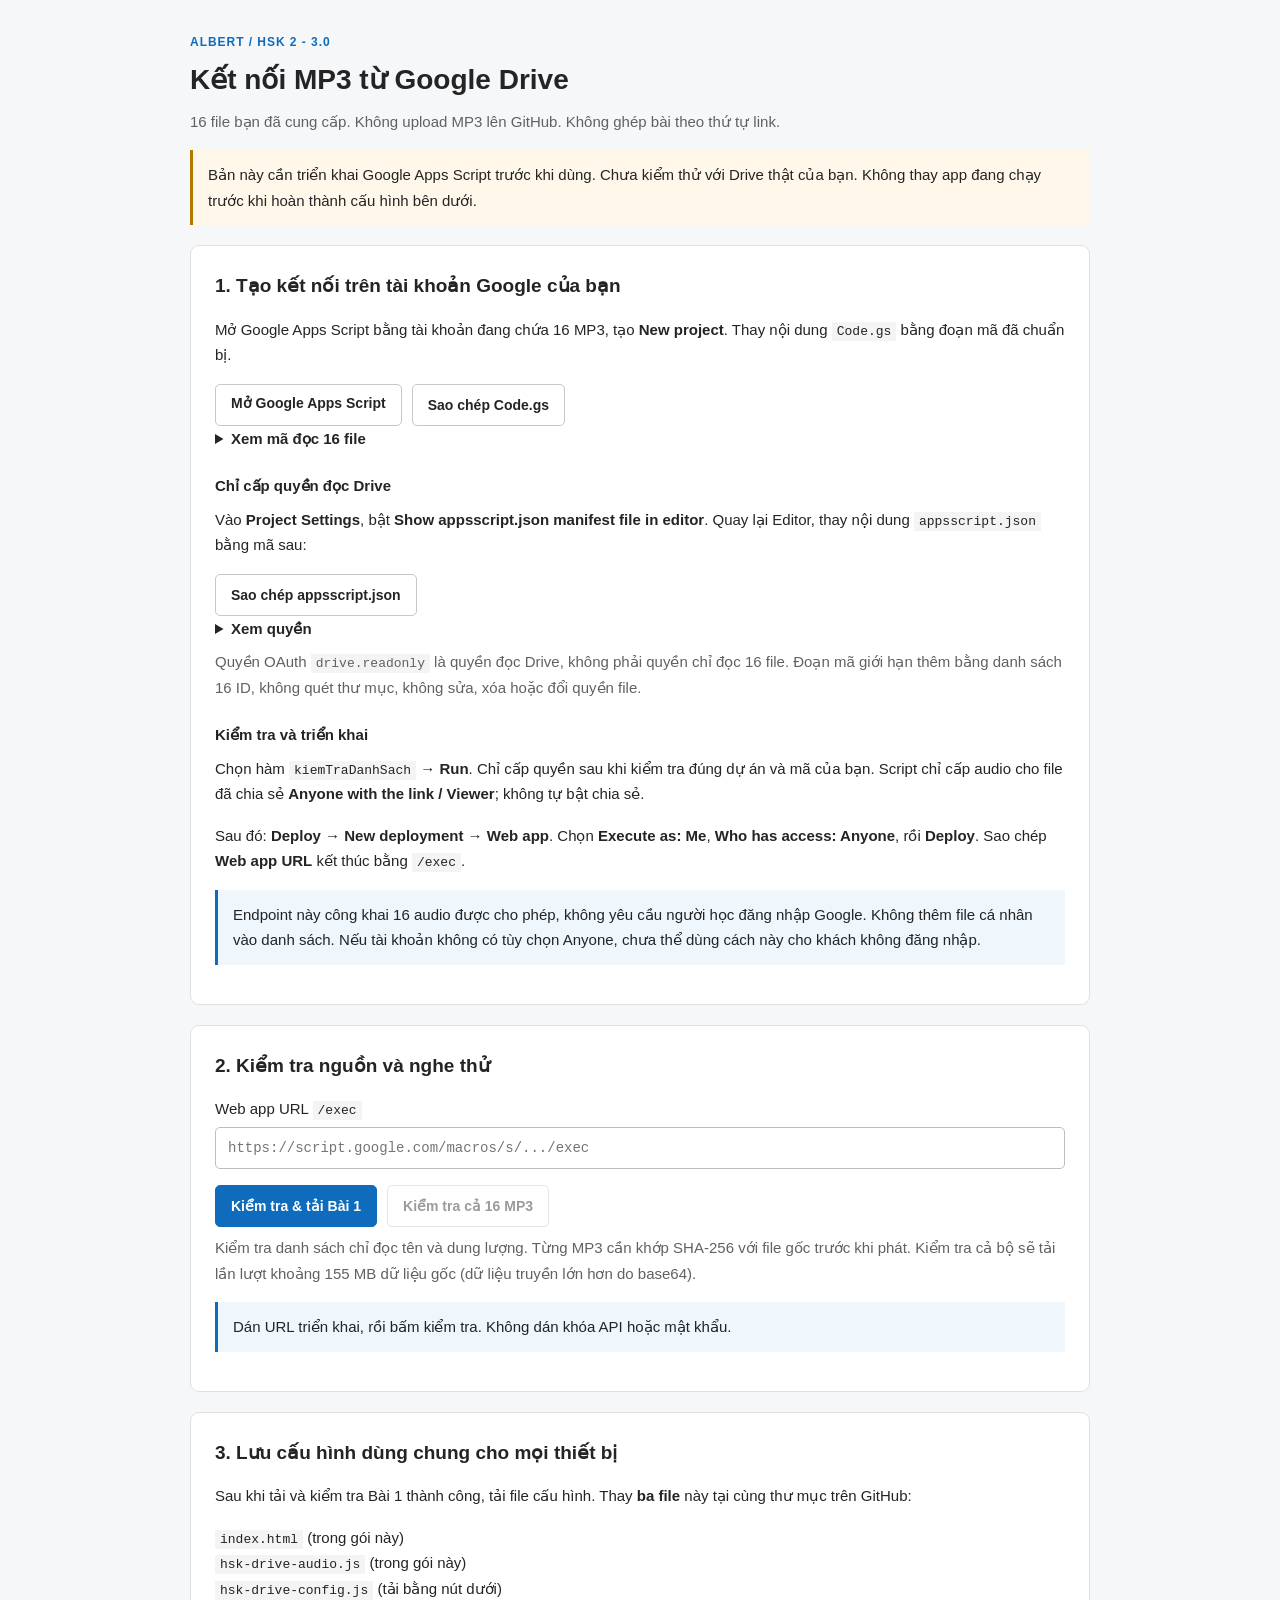
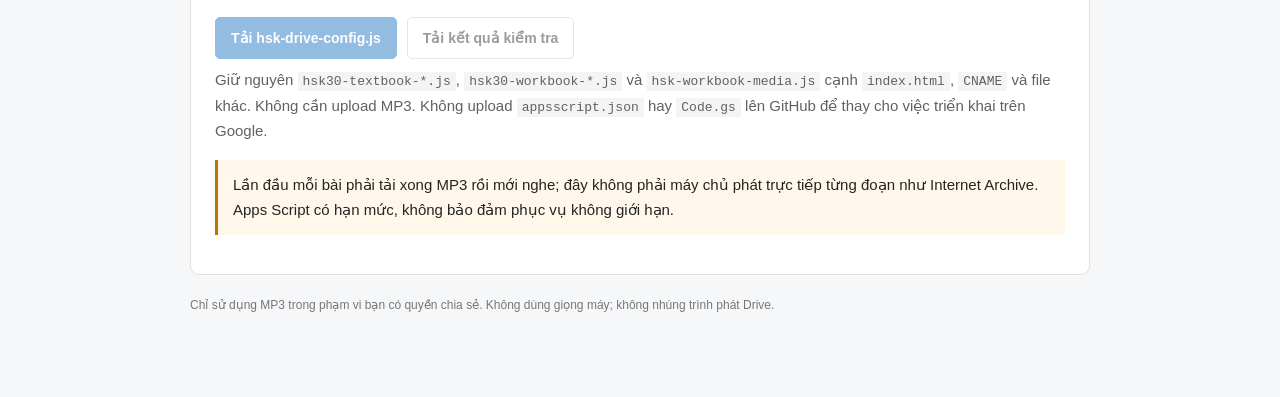
<file: CAU_HINH_AUDIO.html>
<!doctype html>
<html lang="vi"><head><meta charset="utf-8"><meta name="viewport" content="width=device-width,initial-scale=1"><title>Albert - Ket noi MP3 Google Drive</title>
<style>
*{box-sizing:border-box}body{margin:0;background:#f6f7f9;color:#242424;font:15px/1.7 "Segoe UI",Arial,sans-serif}main{max-width:940px;margin:32px auto;padding:0 20px 50px}h1{font-size:28px;line-height:1.3;margin:10px 0}h2{font-size:19px;margin:0 0 14px}h3{font-size:15px;margin:22px 0 6px}p{margin:8px 0 16px}.tag{font-weight:600;font-size:12px;letter-spacing:.08em;color:#0f6cbd}.sub{color:#616161}.card{background:white;border:1px solid #e0e0e0;border-radius:9px;padding:24px;margin:20px 0}.note{padding:12px 15px;background:#eff6fc;border-left:3px solid #0f6cbd;margin:15px 0}.warn{background:#fff8ea;border-color:#b47700}button,a.button{font:600 14px "Segoe UI",Arial,sans-serif;border:1px solid #c7c7c7;border-radius:5px;padding:10px 15px;background:#fff;color:#242424;cursor:pointer;text-decoration:none;display:inline-block;min-height:42px}button.primary{background:#0f6cbd;color:white;border-color:#0f6cbd}button:disabled{opacity:.45;cursor:default}button:hover:not(:disabled),a.button:hover{filter:brightness(.96)}.row{display:flex;flex-wrap:wrap;gap:10px;align-items:center}input[type=url]{width:100%;padding:12px;border:1px solid #bdbdbd;border-radius:5px;font:14px monospace;margin:6px 0 16px}textarea.code{width:100%;height:200px;resize:vertical;font:12px/1.6 monospace;border:1px solid #ddd;background:#fafafa;padding:12px;border-radius:5px}summary{cursor:pointer;font-weight:600}.steps{counter-reset:step}code{font:13px monospace;background:#f4f4f4;padding:2px 5px;overflow-wrap:anywhere}#status{white-space:pre-wrap;overflow-wrap:anywhere;min-height:30px}#player{width:100%;margin:12px 0}table{width:100%;border-collapse:collapse;font-size:13px}td,th{padding:10px 7px;border-bottom:1px solid #e5e5e5;text-align:left;overflow-wrap:anywhere}th{font-weight:600;color:#616161}td:nth-child(2){word-break:break-word}footer{color:#777;font-size:12px}#report{max-height:220px;overflow:auto;white-space:pre-wrap;font:12px/1.6 monospace}[hidden]{display:none!important}@media(max-width:600px){main{padding:0 12px 30px}.card{padding:18px 14px}h1{font-size:23px}td,th{padding:8px 4px}td:first-child{white-space:nowrap}.row button{flex:1 1 150px}}
</style></head><body><main>
<div class="tag">ALBERT / HSK 2 - 3.0</div>
<h1>K&#7871;t n&#7889;i MP3 t&#7915; Google Drive</h1>
<p class="sub">16 file b&#7841;n &#273;&#227; cung c&#7845;p. Kh&#244;ng upload MP3 l&#234;n GitHub. Kh&#244;ng gh&#233;p b&#224;i theo th&#7913; t&#7921; link.</p>
<div class="note warn">B&#7843;n n&#224;y c&#7847;n tri&#7875;n khai Google Apps Script tr&#432;&#7899;c khi d&#249;ng. Ch&#432;a ki&#7875;m th&#7917; v&#7899;i Drive th&#7853;t c&#7911;a b&#7841;n. Kh&#244;ng thay app &#273;ang ch&#7841;y tr&#432;&#7899;c khi ho&#224;n th&#224;nh c&#7845;u h&#236;nh b&#234;n d&#432;&#7899;i.</div>
<section class="card"><h2>1. T&#7841;o k&#7871;t n&#7889;i tr&#234;n t&#224;i kho&#7843;n Google c&#7911;a b&#7841;n</h2>
<p>M&#7903; Google Apps Script b&#7857;ng t&#224;i kho&#7843;n &#273;ang ch&#7913;a 16 MP3, t&#7841;o <b>New project</b>. Thay n&#7897;i dung <code>Code.gs</code> b&#7857;ng &#273;o&#7841;n m&#227; &#273;&#227; chu&#7849;n b&#7883;.</p>
<div class="row"><a class="button" href="https://script.google.com/home/start" target="_blank" rel="noopener noreferrer">M&#7903; Google Apps Script</a><button data-copy="server">Sao ch&#233;p Code.gs</button></div>
<details><summary>Xem m&#227; &#273;&#7885;c 16 file</summary><textarea class="code" id="server" readonly>/**
 * Albert HSK 2 / 3.0 - read-only Drive audio gateway.
 * No folder scans, uploads, edits, permission changes or external HTTP calls.
 * Deploy only in an account which can read the 16 listed files.
 * appsscript.json restricts OAuth to Drive READ ONLY.
 * Access is still required at OAuth scope level for all readable Drive files;
 * this code further limits reads to these 16 IDs and only publicly shared MP3s.
 * JSONP is public: never put personal/private materials in this allow-list.
 * Full MP3 is returned as base64; NOT an HTTP Range streaming server/CDN.
 */
const HSK_PROTOCOL = &#x27;albert-hsk2-workbook-drive-v1&#x27;;
const HSK_ALLOWED_IDS = [
  &quot;182gBm5dSRaaSDSuVzSf7mOr4EkBB9TwS&quot;,
  &quot;15B-hGVm5vgSujsY5L438T_3qat6sc-oC&quot;,
  &quot;19Qlic050faWesflff-bQlwhVSxAUV8f4&quot;,
  &quot;1ILD7xPLoj3t5OFQRq3F2KRCM7fttsKGt&quot;,
  &quot;1GLqlziZCh4j1koVgCYlCbrTSiPV6PyTN&quot;,
  &quot;1Hr_laAYIhmSbkItk3yJOQxkdNUegV4WQ&quot;,
  &quot;1P8CFhSyJwfF7NaQtMNpPGmp1nA0k2b79&quot;,
  &quot;1Z9Skyw5TTe3ipkbtyXPewj9NrvQYPLt1&quot;,
  &quot;1tJjIfQpUtMyejxFvq03M5D2_CvurFtw-&quot;,
  &quot;1VJ1D7IYe3YNRXOpZIHdX86bh3jBSOcmX&quot;,
  &quot;1NztfEbGYWiaJbom47t--GeCXBKFMfZ3Q&quot;,
  &quot;18XmAMIOCh2DNK1jTgN9HwheiWvpv9pyl&quot;,
  &quot;1BSepiUQ1WKCzq6Romw-YSHgLhAKa39J7&quot;,
  &quot;1BkdG17lSD_3MrWqIYy4U36u4G3oQZMI5&quot;,
  &quot;1UFhf5AILRhxD7dhS3_Zyip2s8WoJWe5y&quot;,
  &quot;19IhSVjmEDra2ENhihgwKyLejCzyZmCaK&quot;
];
const HSK_EXPECTED = {
  &quot;lesson-01&quot;: {
    &quot;sourceName&quot;: &quot;\u7b2c1\u8bfe.mp3&quot;,
    &quot;bytes&quot;: 8867630,
    &quot;sha256&quot;: &quot;84ffe23599d89e23a65e80a08f1894d93c8c76027b4280f14c78ddc128385f10&quot;,
    &quot;duration&quot;: 542.968067
  },
  &quot;lesson-02&quot;: {
    &quot;sourceName&quot;: &quot;\u7b2c2\u8bfe.mp3&quot;,
    &quot;bytes&quot;: 9152858,
    &quot;sha256&quot;: &quot;f2efc3cf2ecb390d14df3f2f411b01d438987813ca4c8d38f43a813918359879&quot;,
    &quot;duration&quot;: 560.794813
  },
  &quot;lesson-03&quot;: {
    &quot;sourceName&quot;: &quot;\u7b2c3\u8bfe.mp3&quot;,
    &quot;bytes&quot;: 8961038,
    &quot;sha256&quot;: &quot;18d28ccaa69ac7fb4ed47785d629a8c3f0da38000c3cbf1416e0f6972310e7d8&quot;,
    &quot;duration&quot;: 548.806067
  },
  &quot;lesson-04&quot;: {
    &quot;sourceName&quot;: &quot;\u7b2c4\u8bfe.mp3&quot;,
    &quot;bytes&quot;: 9256691,
    &quot;sha256&quot;: &quot;606a83a81219ebfb9325ba3fe496b716adc97bd6435f12c84297e8867c297c61&quot;,
    &quot;duration&quot;: 567.284378
  },
  &quot;lesson-05&quot;: {
    &quot;sourceName&quot;: &quot;\u7b2c5\u8bfe.mp3&quot;,
    &quot;bytes&quot;: 9101567,
    &quot;sha256&quot;: &quot;ce610309721699b6fb3ecece74d5e7518327cd210ab5ad56148a973022e8d01e&quot;,
    &quot;duration&quot;: 557.589125
  },
  &quot;lesson-06&quot;: {
    &quot;sourceName&quot;: &quot;\u7b2c6\u8bfe.mp3&quot;,
    &quot;bytes&quot;: 9041102,
    &quot;sha256&quot;: &quot;866a241dd5b72fb8a9fdd8f2271622420e57424cb11590656977bf21bc5375a4&quot;,
    &quot;duration&quot;: 553.810067
  },
  &quot;lesson-07&quot;: {
    &quot;sourceName&quot;: &quot;\u7b2c7\u8bfe.mp3&quot;,
    &quot;bytes&quot;: 8849282,
    &quot;sha256&quot;: &quot;5651784def848427dcf2e4c19ace0830055989face8ab4b5ce81a0959b4cca2d&quot;,
    &quot;duration&quot;: 541.821313
  },
  &quot;lesson-08&quot;: {
    &quot;sourceName&quot;: &quot;\u7b2c8\u8bfe.mp3&quot;,
    &quot;bytes&quot;: 9378038,
    &quot;sha256&quot;: &quot;7ebc7dbf48651fdacb3e3d174c575c4375b177fabdddb841ba2d6ed093b87a80&quot;,
    &quot;duration&quot;: 574.868567
  },
  &quot;lesson-09&quot;: {
    &quot;sourceName&quot;: &quot;\u7b2c9\u8bfe.mp3&quot;,
    &quot;bytes&quot;: 9504806,
    &quot;sha256&quot;: &quot;794b97eda8e4a94bd25ec59d08c3a250e3606715863ec508c1f8f97c8cb0e474&quot;,
    &quot;duration&quot;: 582.791567
  },
  &quot;lesson-10&quot;: {
    &quot;sourceName&quot;: &quot;\u7b2c10\u8bfe.mp3&quot;,
    &quot;bytes&quot;: 8725016,
    &quot;sha256&quot;: &quot;cf0689509219a4f1fadd9b2225788c9e6a619a99a42e44de9956045b086a3151&quot;,
    &quot;duration&quot;: 534.054689
  },
  &quot;lesson-11&quot;: {
    &quot;sourceName&quot;: &quot;\u7b2c11\u8bfe.mp3&quot;,
    &quot;bytes&quot;: 9243764,
    &quot;sha256&quot;: &quot;acd0b771fc6c1d290e4c64f2c6f53d07622c503532002d872ed66d7b7d8c0c3d&quot;,
    &quot;duration&quot;: 566.476438
  },
  &quot;lesson-12&quot;: {
    &quot;sourceName&quot;: &quot;\u7b2c12\u8bfe.mp3&quot;,
    &quot;bytes&quot;: 9419321,
    &quot;sha256&quot;: &quot;7b4ef06e76bc4db4aca419f93963ddec121277f513632d0fa32ae6c94b18e0bb&quot;,
    &quot;duration&quot;: 577.448756
  },
  &quot;lesson-13&quot;: {
    &quot;sourceName&quot;: &quot;\u7b2c13\u8bfe.mp3&quot;,
    &quot;bytes&quot;: 9454766,
    &quot;sha256&quot;: &quot;9f284f273ac60115696576cdc08efbe4accd7bb361540fa6dc0735503dbbfed6&quot;,
    &quot;duration&quot;: 579.664067
  },
  &quot;lesson-14&quot;: {
    &quot;sourceName&quot;: &quot;\u7b2c14\u8bfe.mp3&quot;,
    &quot;bytes&quot;: 9233339,
    &quot;sha256&quot;: &quot;1cee8b87ac3a59a0caa22256c02337cd4e63c0d97a6bcdb2e24110bdf9313a50&quot;,
    &quot;duration&quot;: 565.824878
  },
  &quot;lesson-15&quot;: {
    &quot;sourceName&quot;: &quot;\u7b2c15\u8bfe.mp3&quot;,
    &quot;bytes&quot;: 9184550,
    &quot;sha256&quot;: &quot;53e4e2402e460d5c2e2efd69de5bd4aa6427105be29df042043b5cbb264dfb5f&quot;,
    &quot;duration&quot;: 562.775567
  },
  &quot;mock&quot;: {
    &quot;sourceName&quot;: &quot;\u6a21\u62df\u6d4b\u8bd5 HSK(\u4e8c\u7ea7)\u6a21\u62df\u8bd5\u5377.mp3&quot;,
    &quot;bytes&quot;: 17993675,
    &quot;sha256&quot;: &quot;1955a77e29c1db389afbd85d4ed42fce54686149279aef38f4eb7000d324b609&quot;,
    &quot;duration&quot;: 1113.345878
  }
};
const HSK_MANIFEST_CACHE = &#x27;hsk2-mp3-manifest-20261012-v1&#x27;;

function hskError_(message) { throw new Error(message); }
function hskPublicFile_(id) {
  if (HSK_ALLOWED_IDS.indexOf(id) &lt; 0) hskError_(&#x27;File ID khong nam trong 16 file duoc cho phep.&#x27;);
  const file = DriveApp.getFileById(id);
  if (file.isTrashed()) hskError_(&#x27;File da nam trong thung rac.&#x27;);
  const access = file.getSharingAccess();
  if (access !== DriveApp.Access.ANYONE &amp;&amp; access !== DriveApp.Access.ANYONE_WITH_LINK)
    hskError_(&#x27;File chua chia se: Bat ky ai co duong lien ket / Nguoi xem. Script khong tu doi quyen.&#x27;);
  const name = file.getName();
  if (!/\.mp3$/i.test(name)) hskError_(&#x27;Khong phai ten file MP3.&#x27;);
  const type = file.getMimeType();
  if (!/^(audio\/(mpeg|mp3|x-mpeg|x-mp3|mpeg3)|application\/octet-stream)$/i.test(type))
    hskError_(&#x27;Loai file khong phai MP3: &#x27; + type);
  const bytes = Number(file.getSize());
  if (!Number.isSafeInteger(bytes) || bytes &lt; 100 || bytes &gt; 24 * 1024 * 1024)
    hskError_(&#x27;Dung luong MP3 nam ngoai gioi han cua bo nay.&#x27;);
  return {file:file, id:id, name:name, bytes:bytes, mime:type};
}
function hskNameKey_(name) {
  const clean = String(name).trim().normalize(&#x27;NFKC&#x27;);
  for (const key in HSK_EXPECTED) if (clean === HSK_EXPECTED[key].sourceName.normalize(&#x27;NFKC&#x27;)) return key;
  const match = clean.match(/^(?:lesson[-_ ]*|\u7b2c\s*)(0?[1-9]|1[0-5])(?:\s*\u8bfe)?\.mp3$/i);
  if (match) return &#x27;lesson-&#x27; + String(Number(match[1])).padStart(2,&#x27;0&#x27;);
  if (/^mock[-_ ]*test\.mp3$/i.test(clean)) return &#x27;mock&#x27;;
  return null;
}
function hskManifest_(fresh) {
  const cache = CacheService.getScriptCache();
  if (!fresh) {
    const old = cache.get(HSK_MANIFEST_CACHE);
    if (old) { try { return JSON.parse(old); } catch (_) {} }
  }
  const entries = [], errors = [], seen = Object.create(null);
  HSK_ALLOWED_IDS.forEach(function(id) {
    try {
      const item = hskPublicFile_(id);
      const nameKey = hskNameKey_(item.name);
      const sizeKeys = Object.keys(HSK_EXPECTED).filter(function(key) { return HSK_EXPECTED[key].bytes === item.bytes; });
      if (sizeKeys.length !== 1) hskError_(&#x27;Dung luong khong khop MP3 goc da cung cap.&#x27;);
      const key = sizeKeys[0];
      if (nameKey &amp;&amp; nameKey !== key) hskError_(&#x27;Ten file va dung luong chi den hai bai khac nhau; can doi chieu lai.&#x27;);
      if (seen[key]) hskError_(&#x27;Trung file cho &#x27; + key + &#x27;.&#x27;);
      seen[key] = true;
      entries.push({key:key,id:id,name:item.name,bytes:item.bytes,mime:&#x27;audio/mpeg&#x27;,
        identity:&#x27;metadata-only-until-audio-sha256-check&#x27;,
        matchMethod:nameKey?&#x27;name-and-byte-size&#x27;:&#x27;unique-byte-size-pending-hash&#x27;,
        expectedSha256:HSK_EXPECTED[key].sha256});
    } catch (err) { errors.push({id:id,message:String(err.message || err)}); }
  });
  const missing = Object.keys(HSK_EXPECTED).filter(function(key) { return !seen[key]; });
  entries.sort(function(a,b) { return a.key.localeCompare(b.key); });
  const output = {ok:errors.length===0 &amp;&amp; missing.length===0,protocol:HSK_PROTOCOL,entries:entries,errors:errors,missing:missing,
    complete:entries.length===16 &amp;&amp; errors.length===0,verifiedAudioCount:0,
    note:&#x27;Metadata is not content verification. Every MP3 is SHA-256 checked on its audio request.&#x27;,
    checkedAt:new Date().toISOString()};
  if (output.ok) cache.put(HSK_MANIFEST_CACHE,JSON.stringify(output),300);
  return output;
}
function hskDigest_(bytes) {
  return Utilities.computeDigest(Utilities.DigestAlgorithm.SHA_256, bytes)
    .map(function(b) { return ((b + 256) % 256).toString(16).padStart(2,&#x27;0&#x27;); }).join(&#x27;&#x27;);
}
function hskAudio_(key) {
  if (!Object.prototype.hasOwnProperty.call(HSK_EXPECTED,key)) hskError_(&#x27;Bai khong hop le.&#x27;);
  const manifest = hskManifest_(false);
  if (!manifest.ok) hskError_(&#x27;Chua ghep du 16 MP3. Mo che do manifest de xem loi.&#x27;);
  const record = manifest.entries.find(function(item) { return item.key===key; });
  if (!record) hskError_(&#x27;Khong tim thay MP3 cua bai.&#x27;);
  const item = hskPublicFile_(record.id); // Re-check access even when metadata is cached.
  const want = HSK_EXPECTED[key];
  if (item.bytes !== want.bytes) hskError_(&#x27;File tren Drive da thay doi dung luong.&#x27;);
  const blob = item.file.getBlob();
  const bytes = blob.getBytes();
  const hash = hskDigest_(bytes);
  if (bytes.length!==want.bytes || hash!==want.sha256)
    hskError_(&#x27;SHA-256 khong khop MP3 goc cua &#x27; + key + &#x27;. Khong phat de tranh ghep nham bai.&#x27;);
  return {ok:true,protocol:HSK_PROTOCOL,key:key,id:item.id,name:item.name,
    mime:&#x27;audio/mpeg&#x27;,bytes:bytes.length,sha256:hash,verified:true,
    base64:Utilities.base64Encode(bytes)};
}
function doGet(e) {
  const p = (e &amp;&amp; e.parameter) || {};
  const callback = String(p.callback || &#x27;&#x27;);
  if (callback &amp;&amp; !/^albertHskAudio_[A-Za-z0-9_]{1,80}$/.test(callback))
    return ContentService.createTextOutput(&#x27;{&quot;ok&quot;:false,&quot;error&quot;:&quot;Invalid callback&quot;}&#x27;).setMimeType(ContentService.MimeType.JSON);
  let result;
  try {
    const mode = String(p.mode || &#x27;manifest&#x27;);
    if (mode===&#x27;manifest&#x27;) result=hskManifest_(p.refresh===&#x27;1&#x27;);
    else if (mode===&#x27;audio&#x27;) result=hskAudio_(String(p.track || &#x27;&#x27;));
    else hskError_(&#x27;Mode khong hop le.&#x27;);
  } catch (err) { result={ok:false,protocol:HSK_PROTOCOL,error:String(err.message || err)}; }
  const json = JSON.stringify(result).replace(/&lt;/g,&#x27;\\u003c&#x27;).replace(/\u2028/g,&#x27;\\u2028&#x27;).replace(/\u2029/g,&#x27;\\u2029&#x27;);
  return ContentService.createTextOutput(callback?callback+&#x27;(&#x27;+json+&#x27;);&#x27;:json)
    .setMimeType(callback?ContentService.MimeType.JAVASCRIPT:ContentService.MimeType.JSON);
}
/** Run once in the editor to authorize and inspect metadata. Does not edit files. */
function kiemTraDanhSach() {
  const manifest = hskManifest_(true);
  console.log(JSON.stringify(manifest,null,2));
  return manifest;
}
/** Optional owner-only editor test. Does not return MP3 bytes to the log. */
function kiemTraMP3Bai1() {
  const audio = hskAudio_(&#x27;lesson-01&#x27;);
  delete audio.base64;
  console.log(JSON.stringify(audio,null,2));
  return audio;
}
</textarea></details>
<h3>Ch&#7881; c&#7845;p quy&#7873;n &#273;&#7885;c Drive</h3>
<p>V&#224;o <b>Project Settings</b>, b&#7853;t <b>Show appsscript.json manifest file in editor</b>. Quay l&#7841;i Editor, thay n&#7897;i dung <code>appsscript.json</code> b&#7857;ng m&#227; sau:</p>
<button data-copy="scope">Sao ch&#233;p appsscript.json</button><details><summary>Xem quy&#7873;n</summary><textarea class="code" id="scope" readonly>{
  &quot;timeZone&quot;: &quot;Asia/Ho_Chi_Minh&quot;,
  &quot;dependencies&quot;: {},
  &quot;exceptionLogging&quot;: &quot;STACKDRIVER&quot;,
  &quot;runtimeVersion&quot;: &quot;V8&quot;,
  &quot;oauthScopes&quot;: [
    &quot;https://www.googleapis.com/auth/drive.readonly&quot;
  ]
}</textarea></details>
<p class="sub">Quy&#7873;n OAuth <code>drive.readonly</code> l&#224; quy&#7873;n &#273;&#7885;c Drive, kh&#244;ng ph&#7843;i quy&#7873;n ch&#7881; &#273;&#7885;c 16 file. &#272;o&#7841;n m&#227; gi&#7899;i h&#7841;n th&#234;m b&#7857;ng danh s&#225;ch 16 ID, kh&#244;ng qu&#233;t th&#432; m&#7909;c, kh&#244;ng s&#7917;a, x&#243;a ho&#7863;c &#273;&#7893;i quy&#7873;n file.</p>
<h3>Ki&#7875;m tra v&#224; tri&#7875;n khai</h3>
<p>Ch&#7885;n h&#224;m <code>kiemTraDanhSach</code> &#8594; <b>Run</b>. Ch&#7881; c&#7845;p quy&#7873;n sau khi ki&#7875;m tra &#273;&#250;ng d&#7921; &#225;n v&#224; m&#227; c&#7911;a b&#7841;n. Script ch&#7881; c&#7845;p audio cho file &#273;&#227; chia s&#7867; <b>Anyone with the link / Viewer</b>; kh&#244;ng t&#7921; b&#7853;t chia s&#7867;.</p>
<p>Sau &#273;&#243;: <b>Deploy &#8594; New deployment &#8594; Web app</b>. Ch&#7885;n <b>Execute as: Me</b>, <b>Who has access: Anyone</b>, r&#7891;i <b>Deploy</b>. Sao ch&#233;p <b>Web app URL</b> k&#7871;t th&#250;c b&#7857;ng <code>/exec</code>.</p>
<div class="note">Endpoint n&#224;y c&#244;ng khai 16 audio &#273;&#432;&#7907;c cho ph&#233;p, kh&#244;ng y&#234;u c&#7847;u ng&#432;&#7901;i h&#7885;c &#273;&#259;ng nh&#7853;p Google. Kh&#244;ng th&#234;m file c&#225; nh&#226;n v&#224;o danh s&#225;ch. N&#7871;u t&#224;i kho&#7843;n kh&#244;ng c&#243; t&#249;y ch&#7885;n Anyone, ch&#432;a th&#7875; d&#249;ng c&#225;ch n&#224;y cho kh&#225;ch kh&#244;ng &#273;&#259;ng nh&#7853;p.</div>
</section>
<section class="card"><h2>2. Ki&#7875;m tra ngu&#7891;n v&#224; nghe th&#7917;</h2>
<label for="endpoint">Web app URL <code>/exec</code></label><input id="endpoint" type="url" autocomplete="off" spellcheck="false" placeholder="https://script.google.com/macros/s/.../exec">
<div class="row"><button id="test" class="primary">Ki&#7875;m tra &amp; t&#7843;i B&#224;i 1</button><button id="all" disabled>Ki&#7875;m tra c&#7843; 16 MP3</button></div>
<p class="sub">Ki&#7875;m tra danh s&#225;ch ch&#7881; &#273;&#7885;c t&#234;n v&#224; dung l&#432;&#7907;ng. T&#7915;ng MP3 c&#7847;n kh&#7899;p SHA-256 v&#7899;i file g&#7889;c tr&#432;&#7899;c khi ph&#225;t. Ki&#7875;m tra c&#7843; b&#7897; s&#7869; t&#7843;i l&#7847;n l&#432;&#7907;t kho&#7843;ng 155 MB d&#7919; li&#7879;u g&#7889;c (d&#7919; li&#7879;u truy&#7873;n l&#7899;n h&#417;n do base64).</p>
<div class="note" id="status" role="status" aria-live="polite">D&#225;n URL tri&#7875;n khai, r&#7891;i b&#7845;m ki&#7875;m tra. Kh&#244;ng d&#225;n kh&#243;a API ho&#7863;c m&#7853;t kh&#7849;u.</div>
<div id="audio-box" hidden><b id="audio-title"></b><audio id="player" controls preload="none"></audio><p class="sub">B&#7845;m Play, k&#233;o thanh tua v&#224; nghe ki&#7875;m tra. Trang kh&#244;ng t&#7921; ph&#225;t &#226;m thanh.</p></div>
<div id="table-box" hidden><table><thead><tr><th>B&#224;i</th><th>T&#234;n file tr&#234;n Drive</th><th>Ki&#7875;m tra</th></tr></thead><tbody id="rows"></tbody></table></div>
</section>
<section class="card"><h2>3. L&#432;u c&#7845;u h&#236;nh d&#249;ng chung cho m&#7885;i thi&#7871;t b&#7883;</h2>
<p>Sau khi t&#7843;i v&#224; ki&#7875;m tra B&#224;i 1 th&#224;nh c&#244;ng, t&#7843;i file c&#7845;u h&#236;nh. Thay <b>ba file</b> n&#224;y t&#7841;i c&#249;ng th&#432; m&#7909;c tr&#234;n GitHub:</p>
<p><code>index.html</code> (trong g&#243;i n&#224;y)<br><code>hsk-drive-audio.js</code> (trong g&#243;i n&#224;y)<br><code>hsk-drive-config.js</code> (t&#7843;i b&#7857;ng n&#250;t d&#432;&#7899;i)</p>
<div class="row"><button id="config" class="primary" disabled>T&#7843;i hsk-drive-config.js</button><button id="save-report" disabled>T&#7843;i k&#7871;t qu&#7843; ki&#7875;m tra</button></div>
<p class="sub">Gi&#7919; nguy&#234;n <code>hsk30-textbook-*.js</code>, <code>hsk30-workbook-*.js</code> v&#224; <code>hsk-workbook-media.js</code> c&#7841;nh <code>index.html</code>, <code>CNAME</code> v&#224; file kh&#225;c. Kh&#244;ng c&#7847;n upload MP3. Kh&#244;ng upload <code>appsscript.json</code> hay <code>Code.gs</code> l&#234;n GitHub &#273;&#7875; thay cho vi&#7879;c tri&#7875;n khai tr&#234;n Google.</p>
<div class="note warn">L&#7847;n &#273;&#7847;u m&#7895;i b&#224;i ph&#7843;i t&#7843;i xong MP3 r&#7891;i m&#7899;i nghe; &#273;&#226;y kh&#244;ng ph&#7843;i m&#225;y ch&#7911; ph&#225;t tr&#7921;c ti&#7871;p t&#7915;ng &#273;o&#7841;n nh&#432; Internet Archive. Apps Script c&#243; h&#7841;n m&#7913;c, kh&#244;ng b&#7843;o &#273;&#7843;m ph&#7909;c v&#7909; kh&#244;ng gi&#7899;i h&#7841;n.</div>
</section>
<footer>Ch&#7881; s&#7917; d&#7909;ng MP3 trong ph&#7841;m vi b&#7841;n c&#243; quy&#7873;n chia s&#7867;. Kh&#244;ng d&#249;ng gi&#7885;ng m&#225;y; kh&#244;ng nh&#250;ng tr&#236;nh ph&#225;t Drive.</footer>
</main><script src="hsk-drive-audio.js"></script><script>
'use strict';
const $=id=>document.getElementById(id),transport=window.AlbertDriveAudio;
const expected=transport?.getExpected()||{}, tests={}, notes=[];
let busy=false,list=null,blobURL=null,validEndpoint='',lastReport=null;
const label=key=>key==='mock'?'\u0110\u1ec1 t\u1ed5ng h\u1ee3p':'B\u00e0i '+Number(key.slice(-2));
function status(text){$('status').textContent=text;}
function lock(on){busy=on;$('test').disabled=on;$('endpoint').disabled=on;$('all').disabled=on||!list;$('config').disabled=on||!validEndpoint||!tests['lesson-01']?.ok;$('save-report').disabled=on||!lastReport;}
function download(text,name,type){const url=URL.createObjectURL(new Blob([text],{type:type}));const a=document.createElement('a');a.href=url;a.download=name;a.click();setTimeout(()=>URL.revokeObjectURL(url),15000);}
function paint(){
 if(!list)return;$('table-box').hidden=false;$('rows').replaceChildren();
 list.entries.forEach(item=>{
  const row=document.createElement('tr');
  for(const content of [label(item.key),item.name,tests[item.key]?.ok?'SHA-256 kh\u1edbp':tests[item.key]?.error||'Ch\u1edd ki\u1ec3m tra MP3']){const td=document.createElement('td');td.textContent=content;row.appendChild(td);}
  $('rows').appendChild(row);
 });
}
function report(){lastReport={at:new Date().toISOString(),endpoint:validEndpoint||$('endpoint').value.trim(),browser:navigator.userAgent,origin:location.origin,manifest:list,audioTests:tests,notes};}
async function inspect(key){
 const item=await transport.load(key,text=>status(label(key)+'\n'+text));
 const a=$('player');a.pause();a.removeAttribute('src');a.load();if(blobURL)URL.revokeObjectURL(blobURL);
 blobURL=URL.createObjectURL(item.blob);$('audio-title').textContent=label(key)+' \u00b7 '+item.name;$('audio-box').hidden=false;
 const duration=await new Promise((resolve,reject)=>{
  const timer=setTimeout(()=>finish(new Error('Kh\u00f4ng \u0111\u1ecdc \u0111\u01b0\u1ee3c th\u1eddi l\u01b0\u1ee3ng MP3 tr\u00ean tr\u00ecnh duy\u1ec7t n\u00e0y.')),20000);
  function finish(err){clearTimeout(timer);a.removeEventListener('loadedmetadata',ready);a.removeEventListener('error',fail);err?reject(err):resolve(a.duration);}
  const ready=()=>finish(Number.isFinite(a.duration)&&a.duration>0?null:new Error('Th\u1eddi l\u01b0\u1ee3ng MP3 kh\u00f4ng h\u1ee3p l\u1ec7.'));
  const fail=()=>finish(new Error('Tr\u00ecnh duy\u1ec7t kh\u00f4ng gi\u1ea3i m\u00e3 \u0111\u01b0\u1ee3c MP3.'));
  a.addEventListener('loadedmetadata',ready);a.addEventListener('error',fail);a.src=blobURL;a.load();
 });
 tests[key]={ok:true,sha256:item.sha256,bytes:item.blob.size,duration,heardByHuman:false,seekTestedByHuman:false};paint();report();
 return item;
}
$('test').onclick=async()=>{
 if(busy)return;
 for(const key of Object.keys(tests))delete tests[key];list=null;validEndpoint='';notes.length=0;lock(true);
 try{
  if(!transport)throw new Error('Thi\u1ebfu hsk-drive-audio.js. Gi\u1ea3i n\u00e9n \u0111\u1ee7 g\u00f3i v\u00e0 m\u1edf l\u1ea1i.');
  transport.configure($('endpoint').value);status('\u0110ang l\u1ea5y t\u00ean v\u00e0 dung l\u01b0\u1ee3ng c\u1ee7a 16 file\u2026');
  list=await transport.manifest(true);validEndpoint=transport.endpoint();paint();
  await inspect('lesson-01');status('\u0110\u00e3 gh\u00e9p \u0111\u1ee7 danh s\u00e1ch 16 file; B\u00e0i 1 kh\u1edbp SHA-256 v\u00e0 \u0111\u1ecdc \u0111\u01b0\u1ee3c th\u1eddi l\u01b0\u1ee3ng. B\u1ea5m Play, th\u1eed tua v\u00e0 nghe tr\u01b0\u1edbc khi thay app. 15 file c\u00f2n l\u1ea1i ch\u01b0a ki\u1ec3m tra n\u1ed9i dung n\u1ebfu ch\u01b0a b\u1ea5m Ki\u1ec3m tra c\u1ea3 16 MP3.');
 }catch(e){notes.push(String(e.message||e));status(String(e.message||e));}
 finally{report();lock(false);}
};
$('all').onclick=async()=>{
 if(busy||!list)return;lock(true);
 try{
  for(const item of list.entries){
   try{await inspect(item.key);}catch(e){tests[item.key]={ok:false,error:String(e.message||e)};paint();}
  }
  const pass=Object.values(tests).filter(x=>x.ok).length;status('K\u1ebft qu\u1ea3: '+pass+'/16 file kh\u1edbp SHA-256 v\u00e0 \u0111\u1ecdc \u0111\u01b0\u1ee3c th\u1eddi l\u01b0\u1ee3ng. Ki\u1ec3m tra n\u00e0y kh\u00f4ng thay cho vi\u1ec7c nghe v\u00e0 th\u1eed tua tr\u00ean thi\u1ebft b\u1ecb th\u1eadt.');
 }finally{report();lock(false);}
};
$('config').onclick=()=>{
 if(busy||!tests['lesson-01']?.ok||!validEndpoint)return;
 download('/* Public deployment URL; no password or API key. Same config for every device. */\nwindow.HSK_DRIVE_AUDIO_CONFIG = '+JSON.stringify({endpoint:validEndpoint},null,2)+';\n','hsk-drive-config.js','text/javascript');
};
$('save-report').onclick=()=>{report();download(JSON.stringify(lastReport,null,2),'HSK_Drive_Test_Result.json','application/json');};
document.querySelectorAll('[data-copy]').forEach(b=>b.onclick=async()=>{const field=$(b.dataset.copy);try{await navigator.clipboard.writeText(field.value);b.textContent='\u0110\u00e3 sao ch\u00e9p';}catch(e){field.closest('details').open=true;field.focus();field.select();status('B\u1ea5m Ctrl+C \u0111\u1ec3 sao ch\u00e9p ph\u1ea7n \u0111\u00e3 ch\u1ecdn.');}});
</script></body></html>
</file>
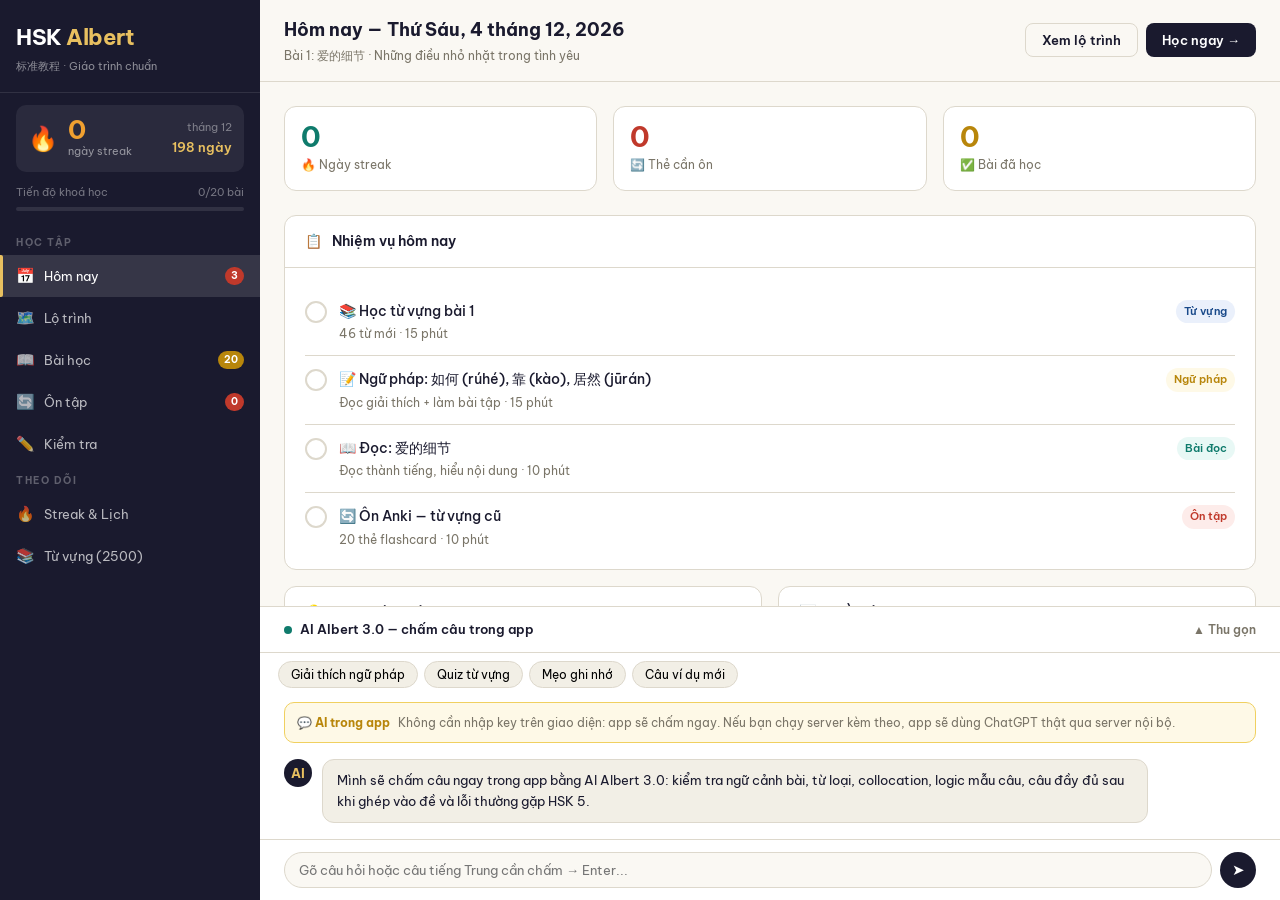
<file: index.html.html>
<!DOCTYPE html>
<html lang="vi">
<head>
<meta charset="UTF-8">
<meta name="viewport" content="width=device-width, initial-scale=1.0">
<title>HSK Albert — AI Học Tiếng Trung</title>
<link href="https://fonts.googleapis.com/css2?family=Noto+Serif+SC:wght@400;600;700&family=Be+Vietnam+Pro:wght@300;400;500;600;700&display=swap" rel="stylesheet">
<style>
:root {
  --ink: #1a1a2e;
  --ink2: #2d2d4e;
  --paper: #faf8f3;
  --paper2: #f2efe6;
  --red: #c0392b;
  --red-light: #fdecea;
  --gold: #b8860b;
  --gold-light: #fef9e7;
  --teal: #0f7b6c;
  --teal-light: #e8f8f5;
  --blue: #1a4a8a;
  --blue-light: #eaf0fb;
  --border: #ddd8cc;
  --muted: #7a7568;
  --streak: #e67e22;
}
* { box-sizing: border-box; margin: 0; padding: 0; }
body {
  font-family: 'Be Vietnam Pro', sans-serif;
  background: var(--paper);
  color: var(--ink);
  min-height: 100vh;
  font-size: 14px;
  line-height: 1.6;
}
.zh { font-family: 'Noto Serif SC', serif; }

/* ── LAYOUT ── */
.app { display: flex; height: 100vh; overflow: hidden; }
.sidebar {
  width: 260px; min-width: 260px;
  background: var(--ink);
  color: white;
  display: flex; flex-direction: column;
  overflow-y: auto;
  transition: width .3s;
}
.main { flex: 1; overflow-y: auto; display: flex; flex-direction: column; }

/* ── SIDEBAR ── */
.sidebar-header {
  padding: 20px 16px 16px;
  border-bottom: 1px solid rgba(255,255,255,.1);
}
.sidebar-logo { font-size: 22px; font-weight: 700; letter-spacing: -0.5px; }
.sidebar-logo span { color: #e8c060; }
.sidebar-sub { font-size: 11px; color: rgba(255,255,255,.5); margin-top: 3px; }

.streak-box {
  margin: 12px 16px;
  background: rgba(255,255,255,.07);
  border-radius: 10px;
  padding: 12px;
  display: flex; align-items: center; gap: 10px;
}
.streak-fire { font-size: 24px; }
.streak-count { font-size: 26px; font-weight: 700; color: #f0a030; line-height: 1; }
.streak-label { font-size: 11px; color: rgba(255,255,255,.5); }

.sidebar-section { padding: 8px 16px 4px; font-size: 10px; font-weight: 700; letter-spacing: 1.5px; color: rgba(255,255,255,.3); text-transform: uppercase; }

.nav-item {
  display: flex; align-items: center; gap: 10px;
  padding: 9px 16px;
  cursor: pointer;
  border-radius: 0;
  font-size: 13px;
  color: rgba(255,255,255,.7);
  transition: all .15s;
  position: relative;
}
.nav-item:hover { background: rgba(255,255,255,.06); color: white; }
.nav-item.active { background: rgba(255,255,255,.12); color: white; }
.nav-item.active::before {
  content: '';
  position: absolute; left: 0; top: 0; bottom: 0; width: 3px;
  background: #e8c060;
  border-radius: 0 2px 2px 0;
}
.nav-icon { width: 18px; font-size: 15px; text-align: center; flex-shrink: 0; }
.nav-badge {
  margin-left: auto;
  background: var(--red);
  color: white;
  font-size: 10px;
  font-weight: 700;
  padding: 1px 6px;
  border-radius: 99px;
  min-width: 18px;
  text-align: center;
}
.nav-badge.green { background: var(--teal); }
.nav-badge.gold { background: var(--gold); }

.progress-mini { margin: 0 16px 16px; }
.progress-label { display: flex; justify-content: space-between; font-size: 11px; color: rgba(255,255,255,.4); margin-bottom: 5px; }
.progress-track { height: 4px; background: rgba(255,255,255,.1); border-radius: 99px; }
.progress-fill { height: 100%; border-radius: 99px; background: linear-gradient(90deg, #e8c060, #f0a030); transition: width .5s ease; }

/* ── TOPBAR ── */
.topbar {
  padding: 16px 24px;
  background: var(--paper);
  border-bottom: 1px solid var(--border);
  display: flex; align-items: center; gap: 12px;
  flex-shrink: 0;
}
.topbar-title { font-size: 18px; font-weight: 700; color: var(--ink); }
.topbar-sub { font-size: 12px; color: var(--muted); margin-top: 1px; }
.topbar-actions { margin-left: auto; display: flex; gap: 8px; }
.btn {
  padding: 8px 16px; border-radius: 8px; border: none; cursor: pointer;
  font-family: inherit; font-size: 13px; font-weight: 600;
  transition: all .15s;
}
.btn-primary { background: var(--ink); color: white; }
.btn-primary:hover { background: var(--ink2); }
.btn-outline { background: transparent; color: var(--ink); border: 1.5px solid var(--border); }
.btn-outline:hover { border-color: var(--ink); background: var(--paper2); }
.btn-red { background: var(--red); color: white; }
.btn-teal { background: var(--teal); color: white; }
.btn-gold { background: var(--gold); color: white; }

/* ── CONTENT AREA ── */
.content { flex: 1; padding: 24px; overflow-y: auto; }

/* ── PAGE: HÔM NAY ── */
.today-grid { display: grid; grid-template-columns: 1fr 1fr 1fr; gap: 16px; margin-bottom: 24px; }
.stat-card {
  background: white;
  border: 1px solid var(--border);
  border-radius: 12px;
  padding: 16px;
}
.stat-card .num { font-size: 28px; font-weight: 700; line-height: 1; }
.stat-card .lbl { font-size: 12px; color: var(--muted); margin-top: 4px; }
.stat-card.red .num { color: var(--red); }
.stat-card.teal .num { color: var(--teal); }
.stat-card.gold .num { color: var(--gold); }

.section-card {
  background: white;
  border: 1px solid var(--border);
  border-radius: 12px;
  overflow: hidden;
  margin-bottom: 16px;
}
.section-card-header {
  padding: 14px 20px;
  border-bottom: 1px solid var(--border);
  display: flex; align-items: center; gap: 10px;
  font-weight: 600; font-size: 14px;
}
.section-card-body { padding: 20px; }

.task-item {
  display: flex; align-items: flex-start; gap: 12px;
  padding: 12px 0;
  border-bottom: 1px solid var(--border);
  cursor: pointer;
  transition: all .15s;
}
.task-item:last-child { border-bottom: none; padding-bottom: 0; }
.task-check {
  width: 22px; height: 22px; border-radius: 50%;
  border: 2px solid var(--border);
  flex-shrink: 0; margin-top: 1px;
  display: flex; align-items: center; justify-content: center;
  transition: all .2s;
  font-size: 12px;
}
.task-item.done .task-check { background: var(--teal); border-color: var(--teal); color: white; }
.task-item.done .task-title { text-decoration: line-through; color: var(--muted); }
.task-title { font-size: 14px; font-weight: 500; }
.task-meta { font-size: 12px; color: var(--muted); margin-top: 2px; }
.task-badge {
  margin-left: auto; flex-shrink: 0;
  font-size: 11px; font-weight: 600; padding: 3px 8px;
  border-radius: 99px;
}
.tb-red { background: var(--red-light); color: var(--red); }
.tb-teal { background: var(--teal-light); color: var(--teal); }
.tb-gold { background: var(--gold-light); color: var(--gold); }
.tb-blue { background: var(--blue-light); color: var(--blue); }

/* ── PAGE: LỘ TRÌNH ── */
.roadmap-phase {
  margin-bottom: 24px;
  border-radius: 12px;
  overflow: hidden;
  border: 1px solid var(--border);
}
.roadmap-phase-header {
  padding: 14px 20px;
  font-weight: 700; font-size: 14px;
  display: flex; align-items: center; gap: 10px;
}
.ph-blue { background: var(--blue-light); color: var(--blue); }
.ph-teal { background: var(--teal-light); color: var(--teal); }
.ph-red { background: var(--red-light); color: var(--red); }
.week-row {
  display: grid; grid-template-columns: 100px 1fr;
  border-top: 1px solid var(--border);
  background: white;
}
.week-label {
  padding: 12px 16px;
  border-right: 1px solid var(--border);
  font-weight: 600; font-size: 12px;
  display: flex; flex-direction: column; justify-content: center;
}
.week-content { padding: 12px 16px; }
.day-pill {
  display: inline-flex; align-items: center; gap: 6px;
  background: var(--paper2);
  border: 1px solid var(--border);
  border-radius: 99px;
  padding: 3px 10px;
  font-size: 12px; margin: 3px;
  cursor: pointer;
  transition: all .15s;
}
.day-pill:hover { background: var(--ink); color: white; border-color: var(--ink); }
.day-pill.today { background: var(--ink); color: white; border-color: var(--ink); }
.day-pill .zh { font-size: 13px; }

/* ── PAGE: BÀI HỌC ── */
.lesson-header {
  background: var(--ink);
  color: white;
  padding: 20px 24px;
  display: flex; align-items: center; gap: 16px;
  flex-shrink: 0;
}
.lesson-num-badge {
  width: 52px; height: 52px; border-radius: 12px;
  background: rgba(255,255,255,.12);
  display: flex; align-items: center; justify-content: center;
  font-size: 22px; font-weight: 700; flex-shrink: 0;
}
.lesson-zh { font-family: 'Noto Serif SC', serif; font-size: 20px; font-weight: 700; }
.lesson-vi { font-size: 13px; color: rgba(255,255,255,.6); margin-top: 2px; }
.lesson-topic { font-size: 11px; color: #e8c060; margin-top: 4px; }

.tabs { display: flex; gap: 0; border-bottom: 1px solid var(--border); background: white; flex-shrink: 0; }
.tab-btn {
  padding: 12px 20px; cursor: pointer;
  font-size: 13px; font-weight: 600; color: var(--muted);
  border-bottom: 2px solid transparent;
  transition: all .15s; white-space: nowrap;
  background: none; border-top: none; border-left: none; border-right: none;
  font-family: inherit;
}
.tab-btn.active { color: var(--ink); border-bottom-color: var(--ink); }
.tab-btn:hover { color: var(--ink); }
.tab-content { display: none; }
.tab-content.active { display: block; }

/* vocab table */
.vocab-table { width: 100%; border-collapse: collapse; }
.vocab-table th {
  background: var(--ink); color: white;
  padding: 10px 14px; text-align: left;
  font-size: 12px; font-weight: 600; letter-spacing: .5px;
}
.vocab-table td { padding: 10px 14px; border-bottom: 1px solid var(--border); vertical-align: top; }
.vocab-table tr:nth-child(even) td { background: var(--paper2); }
.vocab-table tr:hover td { background: var(--blue-light); cursor: pointer; }
.vocab-zh { font-family: 'Noto Serif SC', serif; font-size: 16px; font-weight: 600; }
.vocab-type { font-size: 11px; color: var(--muted); font-style: italic; }
.vocab-star { color: #f0a030; }

/* reading */
.reading-text {
  font-family: 'Noto Serif SC', serif;
  font-size: 16px; line-height: 2.2;
  color: var(--ink);
  background: white;
  padding: 24px;
  border-radius: 12px;
  border: 1px solid var(--border);
  margin-bottom: 16px;
}
.reading-title { font-size: 22px; font-weight: 700; margin-bottom: 16px; padding-bottom: 12px; border-bottom: 2px solid var(--border); }

/* grammar */
.grammar-card {
  background: white;
  border: 1px solid var(--border);
  border-radius: 12px;
  overflow: hidden;
  margin-bottom: 16px;
}
.grammar-card-header {
  background: var(--gold-light);
  border-bottom: 1px solid #f0d060;
  padding: 14px 20px;
  display: flex; align-items: center; gap: 10px;
}
.grammar-pattern {
  font-family: 'Noto Serif SC', serif;
  font-size: 17px; font-weight: 700; color: var(--red);
}
.grammar-card-body { padding: 20px; }
.grammar-example {
  font-family: 'Noto Serif SC', serif;
  font-size: 15px;
  padding: 8px 12px;
  background: var(--paper2);
  border-radius: 8px;
  margin-bottom: 6px;
  border-left: 3px solid var(--gold);
}
.grammar-example-vi { font-size: 12px; color: var(--muted); padding-left: 12px; margin-bottom: 10px; }
.grammar-note {
  background: var(--blue-light);
  border-radius: 8px;
  padding: 10px 14px;
  font-size: 12px; color: var(--blue);
  margin-top: 12px;
}

/* ── AI CHAT ── */
.ai-panel {
  border-top: 1px solid var(--border);
  background: white;
  flex-shrink: 0;
}
.ai-panel-header {
  padding: 12px 24px;
  border-bottom: 1px solid var(--border);
  display: flex; align-items: center; gap: 8px;
  font-size: 13px; font-weight: 600;
  cursor: pointer;
}
.ai-dot { width: 8px; height: 8px; border-radius: 50%; background: var(--teal); animation: pulse 2s infinite; }
@keyframes pulse { 0%,100%{opacity:1} 50%{opacity:.4} }
.ai-chat-body {
  max-height: 280px; overflow-y: auto;
  padding: 16px 24px;
  display: flex; flex-direction: column; gap: 12px;
}
.ai-chat-body.collapsed { display: none; }
.msg { display: flex; gap: 10px; }
.msg-avatar {
  width: 28px; height: 28px; border-radius: 50%;
  display: flex; align-items: center; justify-content: center;
  font-size: 13px; font-weight: 700; flex-shrink: 0;
}
.msg.ai .msg-avatar { background: var(--ink); color: #e8c060; }
.msg.user .msg-avatar { background: var(--teal); color: white; }
.msg-bubble {
  padding: 10px 14px;
  border-radius: 12px;
  font-size: 13px; line-height: 1.6;
  max-width: 85%;
}
.msg.ai .msg-bubble { background: var(--paper2); border: 1px solid var(--border); }
.msg.user .msg-bubble { background: var(--ink); color: white; margin-left: auto; }
.msg.user { flex-direction: row-reverse; }
.ai-input-row {
  padding: 12px 24px;
  display: flex; gap: 8px;
  border-top: 1px solid var(--border);
}
.ai-input {
  flex: 1; padding: 9px 14px;
  border: 1.5px solid var(--border);
  border-radius: 99px; font-family: inherit; font-size: 13px;
  background: var(--paper);
  outline: none; transition: border-color .15s;
}
.ai-input:focus { border-color: var(--ink); }
.ai-send {
  width: 36px; height: 36px; border-radius: 50%;
  background: var(--ink); color: white; border: none;
  cursor: pointer; font-size: 15px;
  display: flex; align-items: center; justify-content: center;
  transition: all .15s;
}
.ai-send:hover { background: var(--ink2); transform: scale(1.05); }
.quick-btns { display: flex; gap: 6px; flex-wrap: wrap; padding: 8px 24px 0; }
.quick-btn {
  padding: 5px 12px; border-radius: 99px;
  border: 1px solid var(--border); background: var(--paper2);
  font-size: 12px; cursor: pointer; transition: all .15s;
  font-family: inherit;
}
.quick-btn:hover { background: var(--ink); color: white; border-color: var(--ink); }

/* ── PAGE: STREAK ── */
.streak-calendar { display: grid; grid-template-columns: repeat(7, 1fr); gap: 6px; }
.streak-day-cell {
  aspect-ratio: 1;
  border-radius: 8px;
  display: flex; flex-direction: column; align-items: center; justify-content: center;
  font-size: 12px; font-weight: 500;
  border: 1.5px solid var(--border);
  background: white;
  cursor: pointer;
  transition: all .15s;
}
.streak-day-cell.done { background: var(--teal); border-color: var(--teal); color: white; }
.streak-day-cell.today { border-color: var(--streak); border-width: 2px; }
.streak-day-cell.future { opacity: .4; cursor: default; }
.streak-day-cell .mini-tasks { display: flex; gap: 2px; margin-top: 3px; }
.mini-dot { width: 5px; height: 5px; border-radius: 50%; background: rgba(255,255,255,.6); }

/* ── PAGE: ÔN TẬP ── */
.flashcard {
  max-width: 480px; margin: 0 auto;
  background: white; border: 2px solid var(--border);
  border-radius: 20px; padding: 40px;
  text-align: center; cursor: pointer;
  min-height: 220px;
  display: flex; flex-direction: column; align-items: center; justify-content: center;
  transition: all .3s; position: relative;
  box-shadow: 0 4px 20px rgba(0,0,0,.08);
}
.flashcard:hover { transform: translateY(-2px); box-shadow: 0 8px 30px rgba(0,0,0,.12); }
.card-zh { font-family: 'Noto Serif SC', serif; font-size: 48px; font-weight: 700; color: var(--ink); margin-bottom: 8px; }
.card-py { font-size: 18px; color: var(--muted); margin-bottom: 16px; }
.card-answer { display: none; }
.card-answer.show { display: block; }
.card-vi { font-size: 20px; font-weight: 600; color: var(--teal); margin-bottom: 8px; }
.card-example { font-family: 'Noto Serif SC', serif; font-size: 15px; color: var(--muted); font-style: italic; }
.card-actions { display: flex; gap: 10px; justify-content: center; margin-top: 20px; }
.card-hint { font-size: 12px; color: var(--muted); position: absolute; bottom: 14px; }

.fc-progress { display: flex; align-items: center; gap: 12px; margin: 16px 0; }
.fc-progress-bar { flex: 1; height: 6px; background: var(--border); border-radius: 99px; }
.fc-progress-fill { height: 100%; border-radius: 99px; background: var(--teal); transition: width .3s; }

/* ── QUIZ ── */
.quiz-q { font-size: 16px; font-weight: 600; margin-bottom: 16px; line-height: 1.6; }
.quiz-q .zh { font-size: 18px; }
.quiz-options { display: flex; flex-direction: column; gap: 8px; }
.quiz-opt {
  padding: 12px 16px; border-radius: 10px;
  border: 2px solid var(--border); background: white;
  cursor: pointer; font-size: 14px;
  transition: all .15s; text-align: left; font-family: inherit;
}
.quiz-opt:hover { border-color: var(--ink); background: var(--paper2); }
.quiz-opt.correct { border-color: var(--teal); background: var(--teal-light); }
.quiz-opt.wrong { border-color: var(--red); background: var(--red-light); }

/* ── MISC ── */
.empty-state { text-align: center; padding: 60px 20px; color: var(--muted); }
.empty-state .icon { font-size: 48px; margin-bottom: 12px; }
.chip {
  display: inline-block; padding: 3px 10px; border-radius: 99px;
  font-size: 11px; font-weight: 600;
}
.chip-red { background: var(--red-light); color: var(--red); }
.chip-teal { background: var(--teal-light); color: var(--teal); }
.chip-gold { background: var(--gold-light); color: var(--gold); }
.chip-blue { background: var(--blue-light); color: var(--blue); }

.loading-dots span {
  display: inline-block; width: 6px; height: 6px; border-radius: 50%;
  background: var(--muted); margin: 0 2px;
  animation: bounce 1.2s infinite;
}
.loading-dots span:nth-child(2) { animation-delay: .2s; }
.loading-dots span:nth-child(3) { animation-delay: .4s; }
@keyframes bounce { 0%,80%,100%{transform:translateY(0)} 40%{transform:translateY(-8px)} }

.grid2 { display: grid; grid-template-columns: 1fr 1fr; gap: 16px; }
@media (max-width: 900px) {
  .today-grid { grid-template-columns: 1fr 1fr; }
  .grid2 { grid-template-columns: 1fr; }
}
.speak-btn {
  width: 26px; height: 26px; border-radius: 50%;
  border: 1.5px solid var(--border); background: white; cursor: pointer;
  display: inline-flex; align-items: center; justify-content: center;
  font-size: 13px; flex-shrink: 0; transition: all .15s;
  vertical-align: middle; margin-left: 4px; color: var(--muted);
}
/* ── EXERCISES ── */
.ex-section-header { display:flex;align-items:center;gap:10px;padding:10px 16px;border-radius:10px 10px 0 0;font-weight:700;font-size:14px; }
.ex-header-listening { background:#EEF3FB;color:var(--blue); }
.ex-header-textbook { background:#F5F0FA;color:#6C3C97; }
.ex-header-reading   { background:#E1F5EE;color:var(--teal); }
.ex-header-writing   { background:#FAEEDA;color:var(--gold); }
.ex-audio-player { background:white;border:1px solid var(--border);border-top:none;border-radius:0 0 10px 10px;padding:14px 18px;margin-bottom:16px; }
.ex-audio-block { display:flex;align-items:center;gap:12px;padding:10px 0;border-bottom:1px solid var(--border); }
.ex-audio-block:last-child { border-bottom:none;padding-bottom:0; }
.ex-audio-label { font-size:13px;font-weight:600;min-width:90px;color:var(--ink); }
.ex-audio-desc { font-size:12px;color:var(--muted); }
.ex-audio-tag { font-size:11px;padding:3px 8px;border-radius:99px;background:#EEF3FB;color:var(--blue);font-weight:600; }
audio.ex-player { height:34px;border-radius:8px;outline:none;flex:1;min-width:0;max-width:320px; }
.ex-part-card { background:white;border:1px solid var(--border);border-radius:10px;overflow:hidden;margin-bottom:14px; }
.ex-part-header { padding:9px 16px;background:var(--paper2);border-bottom:1px solid var(--border);font-size:12px;font-weight:700;color:var(--muted); }
.ex-part-body { padding:16px; }
.ex-question { margin-bottom:16px;padding-bottom:16px;border-bottom:1px solid var(--border); }
.ex-question:last-child { border-bottom:none;margin-bottom:0;padding-bottom:0; }
.ex-q-text { font-size:14px;font-weight:500;margin-bottom:10px;line-height:1.7; }
.ex-q-passage { font-family:'Noto Serif SC',serif;font-size:14px;line-height:2.0;background:var(--paper2);border-radius:8px;padding:12px 14px;margin-bottom:12px;border-left:3px solid var(--teal); }
.ex-options { display:grid;grid-template-columns:1fr 1fr;gap:6px; }
.ex-option { padding:8px 12px;border-radius:8px;border:1.5px solid var(--border);background:white;cursor:pointer;font-size:13px;text-align:left;transition:all .15s;font-family:inherit;display:flex;align-items:center;gap:8px; }
.ex-option:hover { border-color:var(--ink);background:var(--paper2); }
.ex-option.selected { border-color:var(--blue);background:var(--blue-light); }
.ex-option.correct { border-color:var(--teal);background:var(--teal-light); }
.ex-option.wrong { border-color:var(--red);background:var(--red-light); }
.ex-option-key { font-weight:700;color:var(--muted);min-width:18px; }
.ex-fill-blank { display:flex;align-items:center;gap:6px;flex-wrap:wrap;font-size:14px;line-height:2.0;font-family:'Noto Serif SC',serif;margin-bottom:8px; }
.blank-input { border:none;border-bottom:2px solid var(--ink);background:transparent;width:80px;text-align:center;font-family:'Noto Serif SC',serif;font-size:14px;outline:none;padding:0 4px; }
.blank-input.correct { border-color:var(--teal);color:var(--teal); }
.blank-input.wrong { border-color:var(--red);color:var(--red); }
.word-chips { display:flex;flex-wrap:wrap;gap:6px;margin-bottom:10px; }
.word-chip { padding:5px 12px;border-radius:99px;background:var(--paper2);border:1px solid var(--border);font-family:'Noto Serif SC',serif;font-size:14px;cursor:pointer;transition:all .15s;user-select:none; }
.word-chip:hover { background:var(--ink);color:white; }
.word-chip.used { opacity:.35;cursor:default; }
.sort-area { min-height:48px;border:2px dashed var(--border);border-radius:8px;padding:8px 12px;margin-bottom:8px;font-family:'Noto Serif SC',serif;font-size:15px;line-height:2.0;background:white;display:flex;align-items:center;flex-wrap:wrap;gap:6px; }
.ex-write-area { width:100%;min-height:130px;padding:12px 14px;border:1.5px solid var(--border);border-radius:8px;font-family:'Noto Serif SC',serif;font-size:15px;line-height:2.0;resize:vertical;outline:none;transition:border-color .15s; }
.ex-write-area:focus { border-color:var(--teal); }
.speak-btn:hover { background: var(--blue-light); border-color: var(--blue); color: var(--blue); transform: scale(1.1); }
.speak-btn.speaking { background: var(--teal-light); border-color: var(--teal); color: var(--teal); animation: speakPulse .6s ease infinite alternate; }
@keyframes speakPulse { from{transform:scale(1)} to{transform:scale(1.15)} }
.reading-controls {
  display: flex; align-items: center; gap: 10px;
  padding: 12px 16px; background: var(--paper2);
  border: 1px solid var(--border); border-radius: 10px;
  margin-bottom: 14px; flex-wrap: wrap;
}
.reading-play-btn {
  display: flex; align-items: center; gap: 6px;
  padding: 7px 14px; border-radius: 99px;
  border: none; cursor: pointer; font-family: inherit;
  font-size: 13px; font-weight: 600; transition: all .15s;
}
.rc-play { background: var(--teal); color: white; }
.rc-play:hover { opacity: .88; }
.rc-stop { background: var(--red-light); color: var(--red); border: 1.5px solid #f0a0a0; }
.rc-stop:hover { background: var(--red); color: white; }
.rc-speed { padding: 5px 10px; border-radius: 8px; border: 1.5px solid var(--border); background: white; font-family: inherit; font-size: 12px; cursor: pointer; }
.reading-progress-wrap { flex: 1; min-width: 120px; }
.reading-progress-track { height: 4px; background: var(--border); border-radius: 99px; }
.reading-progress-fill { height: 100%; background: var(--teal); border-radius: 99px; width: 0%; transition: width .3s; }
.sentence-hl { background: rgba(15,123,108,.15); border-radius: 3px; }
.typing-practice {
  margin-top: 20px; background: white;
  border: 1.5px solid var(--border); border-radius: 12px; overflow: hidden;
}
.typing-header {
  padding: 12px 18px; background: var(--ink); color: white;
  display: flex; align-items: center; gap: 10px;
}
.typing-original {
  padding: 16px 18px; font-family: 'Noto Serif SC', serif;
  font-size: 15px; line-height: 2.2; border-bottom: 1px solid var(--border);
  color: var(--ink); background: var(--paper2); max-height: 160px; overflow-y: auto;
}
.typing-textarea {
  width: 100%; min-height: 150px;
  border: 1.5px solid var(--border); border-radius: 8px;
  padding: 12px 14px; font-family: 'Noto Serif SC', serif;
  font-size: 15px; line-height: 2.0; resize: vertical; outline: none;
  transition: border-color .15s; background: white; color: var(--ink);
  display: block;
}
.typing-textarea:focus { border-color: var(--teal); }
.typing-toolbar {
  display: flex; align-items: center; gap: 8px;
  padding: 10px 18px; border-top: 1px solid var(--border);
  background: var(--paper2); flex-wrap: wrap;
}
.diff-c { color: var(--teal); }
.diff-w { color: var(--red); text-decoration: underline wavy; background: var(--red-light); border-radius: 2px; padding: 0 1px; }
.diff-result { padding: 14px 18px; font-family: 'Noto Serif SC', serif; font-size: 15px; line-height: 2.2; border-top: 1px solid var(--border); display: none; }

/* ── TEXTBOOK GRAMMAR DRILLS ── */
.tb-drill-card { background:white;border:1px solid var(--border);border-radius:12px;overflow:hidden;margin-bottom:18px; }
.tb-drill-head { padding:12px 16px;background:#F5F0FA;border-bottom:1px solid var(--border);display:flex;align-items:center;gap:10px; }
.tb-drill-title { font-family:'Noto Serif SC',serif;font-size:17px;font-weight:700;color:#6C3C97; }
.tb-drill-sub { font-size:12px;color:var(--muted); }
.tb-drill-section { border:1px solid var(--border);border-radius:10px;overflow:hidden;margin-bottom:14px;background:white; }
.tb-drill-section-title { padding:10px 14px;background:var(--paper2);font-weight:700;font-size:13px;display:flex;justify-content:space-between;gap:12px;align-items:center; }
.tb-drill-body { padding:14px 16px; }
.tb-drill-item { padding:12px 0;border-bottom:1px solid var(--border); }
.tb-drill-item:last-child { border-bottom:none; }
.tb-drill-line { display:grid;grid-template-columns:34px 1fr auto;align-items:center;gap:8px;font-family:'Noto Serif SC',serif;font-size:15px;line-height:2.0; }
.tb-drill-num { color:var(--teal);font-weight:700; }
.tb-drill-hint { color:var(--muted);font-size:12px;white-space:nowrap;font-family:'Be Vietnam Pro',sans-serif; }
.tb-drill-input { min-width:220px;width:48%;max-width:520px;border:none;border-bottom:2px solid var(--ink);background:transparent;padding:2px 6px;margin:0 4px;outline:none;font-family:'Noto Serif SC',serif;font-size:15px; }
.tb-drill-input:focus { border-bottom-color:var(--teal);background:var(--teal-light);border-radius:4px 4px 0 0; }
.tb-drill-tools { display:flex;justify-content:flex-end;gap:8px;margin-top:8px; }
.reading-audio-card { background:var(--paper2);border:1px solid var(--border);border-radius:12px;padding:14px;margin-bottom:16px; }
.reading-audio-row { display:flex;align-items:center;gap:12px;padding:9px 0;border-top:1px solid var(--border); }
.reading-audio-row:first-of-type { border-top:none; }
.reading-audio-label { min-width:72px;font-size:12px;font-weight:700;color:var(--ink); }
.reading-audio-link { font-size:12px;color:var(--blue);text-decoration:none; }
.chatgpt-setup { margin:8px 24px 0;padding:10px 12px;background:var(--gold-light);border:1px solid #f0d060;border-radius:10px;display:flex;gap:8px;align-items:center;flex-wrap:wrap; }
.chatgpt-setup input,.chatgpt-setup select { padding:6px 10px;border:1.5px solid var(--border);border-radius:8px;font-family:inherit;font-size:12px;background:white; }
.chatgpt-setup input { flex:1;min-width:240px; }
.ai-copy-btn { margin-top:8px;padding:5px 10px;border:1px solid var(--border);border-radius:8px;background:white;cursor:pointer;font-size:12px;font-family:inherit; }

.gpt-inline-result { margin-top:10px;display:none;border:1px solid var(--border);border-radius:10px;background:var(--blue-light);padding:12px 14px;font-size:13px;line-height:1.7;color:var(--ink); }
.gpt-inline-result.show { display:block; }
.gpt-inline-result .gpt-inline-title { font-weight:700;color:var(--blue);margin-bottom:6px; }
.gpt-inline-result .gpt-inline-text { white-space:pre-wrap; }
.gpt-modal-backdrop { position:fixed;inset:0;background:rgba(12,12,25,.55);z-index:9999;display:none;align-items:center;justify-content:center;padding:18px; }
.gpt-modal { width:min(860px,96vw);max-height:88vh;background:white;border-radius:16px;border:1px solid var(--border);box-shadow:0 20px 80px rgba(0,0,0,.35);display:flex;flex-direction:column;overflow:hidden; }
.gpt-modal-head { padding:14px 18px;background:var(--ink);color:white;display:flex;align-items:center;gap:10px; }
.gpt-modal-title { font-weight:700;font-size:15px; }
.gpt-modal-close { margin-left:auto;width:32px;height:32px;border-radius:50%;border:1px solid rgba(255,255,255,.25);background:rgba(255,255,255,.08);color:white;cursor:pointer;font-size:18px;line-height:1; }
.gpt-modal-body { padding:16px 18px;overflow-y:auto;display:flex;flex-direction:column;gap:12px; }
.gpt-config-row { display:flex;align-items:center;gap:8px;flex-wrap:wrap;background:var(--gold-light);border:1px solid #f0d060;border-radius:10px;padding:10px 12px; }
.gpt-config-row input,.gpt-config-row select { padding:8px 10px;border:1.5px solid var(--border);border-radius:8px;font-family:inherit;font-size:12px;background:white; }
.gpt-config-row input { flex:1;min-width:260px; }
.gpt-status { font-size:12px;color:var(--muted); }
.gpt-answer { min-height:130px;border:1px solid var(--border);border-radius:12px;background:var(--paper2);padding:14px 16px;white-space:pre-wrap;font-size:13px;line-height:1.75; }
.gpt-answer.loading { color:var(--blue);background:var(--blue-light); }
.gpt-answer.error { color:var(--red);background:var(--red-light); }
.gpt-prompt-box { width:100%;min-height:92px;border:1.5px solid var(--border);border-radius:10px;padding:10px 12px;font-family:'Noto Serif SC',serif;font-size:13px;line-height:1.7;resize:vertical;outline:none;background:white; }
.gpt-modal-foot { padding:12px 18px;border-top:1px solid var(--border);display:flex;gap:8px;justify-content:flex-end;flex-wrap:wrap;background:var(--paper); }
.gpt-note { font-size:12px;line-height:1.6;color:var(--muted); }

.ai-endpoint-input { flex:1; min-width:260px; padding:8px 10px; border:1.5px solid var(--border); border-radius:8px; font-family:inherit; font-size:12px; background:white; }
.ai-source-pill { display:inline-flex; align-items:center; gap:6px; border-radius:99px; padding:3px 8px; font-size:11px; font-weight:700; background:var(--teal-light); color:var(--teal); }
.ai-source-pill.local { background:var(--gold-light); color:var(--gold); }
.gpt-actions-inline { display:flex; gap:8px; flex-wrap:wrap; margin-top:10px; }
@media (max-width: 700px) { .gpt-modal { width:100vw;height:100vh;max-height:100vh;border-radius:0; } .gpt-config-row input { min-width:180px; } }



/* ── LISTENING FREEZE AUDIO BAR ── */
.ex-listening-section { position: relative; }
.ex-audio-sticky {
  position: sticky;
  top: 0;
  z-index: 30;
  border-radius: 0 0 12px 12px;
  box-shadow: 0 8px 20px rgba(26,26,46,.10);
}
.ex-audio-sticky .ex-audio-block {
  display: grid;
  grid-template-columns: 96px minmax(130px, 190px) minmax(280px, 1fr) 86px;
  align-items: center;
  gap: 12px;
}
.ex-audio-sticky audio.ex-player {
  width: 100%;
  max-width: none;
  min-width: 260px;
  height: 40px;
}
.ex-audio-note {
  margin-top: 8px;
  font-size: 11px;
  color: var(--muted);
  display: flex;
  align-items: center;
  gap: 6px;
}
@media (max-width: 900px) {
  .ex-audio-sticky .ex-audio-block { grid-template-columns: 88px 1fr; }
  .ex-audio-sticky .ex-audio-desc { display:none; }
  .ex-audio-sticky .ex-audio-tag { justify-self:start; }
  .ex-audio-sticky audio.ex-player { grid-column: 1 / -1; min-width: 0; }
}

</style>
</head>
<body>
<div class="app">

<!-- SIDEBAR -->
<aside class="sidebar">
  <div class="sidebar-header">
    <div class="sidebar-logo">HSK <span>Albert</span></div>
    <div class="sidebar-sub">标准教程 · Giáo trình chuẩn</div>
  </div>

  <div class="streak-box">
    <div class="streak-fire">🔥</div>
    <div>
      <div class="streak-count" id="sidebar-streak">0</div>
      <div class="streak-label">ngày streak</div>
    </div>
    <div style="margin-left:auto;text-align:right">
      <div style="font-size:11px;color:rgba(255,255,255,.4)">tháng 12</div>
      <div style="font-size:13px;color:#e8c060;font-weight:600">198 ngày</div>
    </div>
  </div>

  <div class="progress-mini">
    <div class="progress-label">
      <span>Tiến độ khoá học</span>
      <span id="overall-progress-label">0/20 bài</span>
    </div>
    <div class="progress-track">
      <div class="progress-fill" id="overall-progress-fill" style="width:0%"></div>
    </div>
  </div>

  <div class="sidebar-section">Học tập</div>
  <div class="nav-item active" onclick="showPage('today')" id="nav-today">
    <span class="nav-icon">📅</span> Hôm nay
    <span class="nav-badge" id="badge-today">3</span>
  </div>
  <div class="nav-item" onclick="showPage('roadmap')" id="nav-roadmap">
    <span class="nav-icon">🗺️</span> Lộ trình
  </div>
  <div class="nav-item" onclick="showPage('lessons')" id="nav-lessons">
    <span class="nav-icon">📖</span> Bài học
    <span class="nav-badge gold">20</span>
  </div>
  <div class="nav-item" onclick="showPage('review')" id="nav-review">
    <span class="nav-icon">🔄</span> Ôn tập
    <span class="nav-badge" id="badge-review">0</span>
  </div>
  <div class="nav-item" onclick="showPage('quiz')" id="nav-quiz">
    <span class="nav-icon">✏️</span> Kiểm tra
  </div>

  <div class="sidebar-section">Theo dõi</div>
  <div class="nav-item" onclick="showPage('streak')" id="nav-streak">
    <span class="nav-icon">🔥</span> Streak & Lịch
  </div>
  <div class="nav-item" onclick="showPage('vocab')" id="nav-vocab">
    <span class="nav-icon">📚</span> Từ vựng (2500)
  </div>
</aside>

<!-- MAIN -->
<div class="main" id="main">

<!-- PAGE: HÔM NAY -->
<div id="page-today" class="page-content" style="display:flex;flex-direction:column;height:100%">
  <div class="topbar">
    <div>
      <div class="topbar-title">Hôm nay — <span id="today-date"></span></div>
      <div class="topbar-sub" id="today-lesson-label">Đang tính lịch học...</div>
    </div>
    <div class="topbar-actions">
      <button class="btn btn-outline" onclick="showPage('roadmap')">Xem lộ trình</button>
      <button class="btn btn-primary" onclick="startTodayLesson()">Học ngay →</button>
    </div>
  </div>
  <div class="content" style="flex:1">
    <div class="today-grid">
      <div class="stat-card teal"><div class="num" id="stat-streak">0</div><div class="lbl">🔥 Ngày streak</div></div>
      <div class="stat-card red"><div class="num" id="stat-review">0</div><div class="lbl">🔄 Thẻ cần ôn</div></div>
      <div class="stat-card gold"><div class="num" id="stat-done">0</div><div class="lbl">✅ Bài đã học</div></div>
    </div>

    <div class="section-card">
      <div class="section-card-header">
        <span>📋</span> Nhiệm vụ hôm nay
      </div>
      <div class="section-card-body" id="today-tasks"></div>
    </div>

    <div class="grid2">
      <div class="section-card">
        <div class="section-card-header"><span>💡</span> Ngữ pháp ngày hôm nay</div>
        <div class="section-card-body" id="today-grammar"></div>
      </div>
      <div class="section-card">
        <div class="section-card-header"><span>📊</span> Tuần này</div>
        <div class="section-card-body" id="week-overview"></div>
      </div>
    </div>
  </div>

  <!-- AI → ChatGPT in-app -->
  <div class="ai-panel">
    <div class="ai-panel-header" onclick="toggleChat()">
      <div class="ai-dot"></div>
      <span>AI Albert 3.0 — chấm câu trong app</span>
      <span style="margin-left:auto;font-size:12px;color:var(--muted)" id="chat-toggle-label">▲ Thu gọn</span>
    </div>
    <div id="quick-btns" style="padding:8px 18px 6px;display:flex;gap:6px;flex-wrap:wrap">
      <button class="quick-btn" onclick="askAI('Giải thích ngữ pháp bài hiện tại, cho ví dụ từng nghĩa và lỗi thường gặp.')">Giải thích ngữ pháp</button>
      <button class="quick-btn" onclick="askAI('Ra cho tôi 5 câu quiz từ vựng HSK 5 bài hiện tại. Đưa câu tiếng Trung, tôi đoán nghĩa, sau đó chấm.')">Quiz từ vựng</button>
      <button class="quick-btn" onclick="askAI('Dạy tôi kỹ thuật ghi nhớ từ vựng tiếng Trung HSK 5 hiệu quả nhất. Tôi đang ở trình độ HSK 4.')">Mẹo ghi nhớ</button>
      <button class="quick-btn" onclick="askAI('Tạo 3 câu ví dụ mới dùng ngữ pháp/từ khóa bài hiện tại trong ngữ cảnh đời sống hằng ngày.')">Câu ví dụ mới</button>
    </div>
    <div class="chatgpt-setup" id="chatgpt-setup">
      <span style="font-size:12px;font-weight:700;color:var(--gold)">💬 AI trong app</span>
      <span style="font-size:12px;color:var(--muted);line-height:1.6">Không cần nhập key trên giao diện: app sẽ chấm ngay. Nếu bạn chạy server kèm theo, app sẽ dùng ChatGPT thật qua server nội bộ.</span>
    </div>
    <div id="chat-body" class="ai-chat-body">
      <div class="msg ai"><div class="msg-avatar">AI</div><div class="msg-bubble">
        Mình sẽ chấm câu ngay trong app bằng AI Albert 3.0: kiểm tra ngữ cảnh bài, từ loại, collocation, logic mẫu câu, câu đầy đủ sau khi ghép vào đề và lỗi thường gặp HSK 5.
      </div></div>
    </div>
    <div class="ai-input-row">
      <input class="ai-input" id="ai-input" placeholder="Gõ câu hỏi hoặc câu tiếng Trung cần chấm → Enter..." onkeydown="if(event.key==='Enter')sendMessage()">
      <button class="ai-send" onclick="sendMessage()" title="Gửi cho AI Albert">➤</button>
    </div>
  </div>
</div>

<!-- PAGE: LỘ TRÌNH -->
<div id="page-roadmap" class="page-content" style="display:none;flex-direction:column;height:100%">
  <div class="topbar">
    <div>
      <div class="topbar-title">Lộ trình học tập</div>
      <div class="topbar-sub">Từ tháng 6 → tháng 12/2025 · 40 phút/ngày</div>
    </div>
  </div>
  <div class="content" id="roadmap-content"></div>
</div>

<!-- PAGE: BÀI HỌC -->
<div id="page-lessons" class="page-content" style="display:none;flex-direction:column;height:100%">
  <div class="topbar">
    <div>
      <div class="topbar-title" id="lesson-page-title">Chọn bài học</div>
      <div class="topbar-sub" id="lesson-page-sub">20 bài · Tập 1 + Tập 2</div>
    </div>
    <div class="topbar-actions">
      <button class="btn btn-outline" onclick="showLessonList()">← Danh sách</button>
      <select id="lesson-selector" style="padding:8px 12px;border-radius:8px;border:1.5px solid var(--border);font-family:inherit;font-size:13px;background:white;cursor:pointer" onchange="loadLesson(parseInt(this.value))">
        <option value="">Chọn bài...</option>
      </select>
    </div>
  </div>
  <div id="lesson-list-view" style="flex:1;overflow-y:auto;padding:24px">
    <div id="lesson-grid"></div>
  </div>
  <div id="lesson-detail-view" style="display:none;flex:1;overflow:hidden;flex-direction:column">
    <div class="lesson-header" id="lesson-detail-header"></div>
    <div class="tabs" id="lesson-tabs"></div>
    <div style="flex:1;overflow-y:auto;padding:20px" id="lesson-tab-content"></div>
  </div>
</div>

<!-- PAGE: ÔN TẬP -->
<div id="page-review" class="page-content" style="display:none;flex-direction:column;height:100%">
  <div class="topbar">
    <div>
      <div class="topbar-title">Ôn tập Flashcard</div>
      <div class="topbar-sub" id="review-sub">Spaced Repetition · Anki-style</div>
    </div>
    <div class="topbar-actions">
      <button class="btn btn-outline" onclick="shuffleCards()">🔀 Trộn bài</button>
      <button class="btn btn-teal" onclick="startReview()">Bắt đầu ôn</button>
    </div>
  </div>
  <div class="content" id="review-content" style="flex:1"></div>
</div>

<!-- PAGE: KIỂM TRA -->
<div id="page-quiz" class="page-content" style="display:none;flex-direction:column;height:100%">
  <div class="topbar">
    <div>
      <div class="topbar-title">Kiểm tra</div>
      <div class="topbar-sub">Chọn dạng bài và bài học cần kiểm tra</div>
    </div>
  </div>
  <div class="content" id="quiz-content" style="flex:1"></div>
</div>

<!-- PAGE: STREAK -->
<div id="page-streak" class="page-content" style="display:none;flex-direction:column;height:100%">
  <div class="topbar">
    <div>
      <div class="topbar-title">Streak & Lịch học</div>
      <div class="topbar-sub">Tick mỗi ngày để giữ chuỗi học</div>
    </div>
    <div class="topbar-actions">
      <button class="btn btn-primary" onclick="markTodayDone()">✓ Đánh dấu hôm nay</button>
    </div>
  </div>
  <div class="content" id="streak-content" style="flex:1"></div>
</div>

<!-- PAGE: TỪ VỰNG -->
<div id="page-vocab" class="page-content" style="display:none;flex-direction:column;height:100%">
  <div class="topbar">
    <div>
      <div class="topbar-title">Từ điển HSK 5</div>
      <div class="topbar-sub">2500 từ · Lọc theo bài học</div>
    </div>
    <div class="topbar-actions">
      <input id="vocab-search" placeholder="Tìm từ..." style="padding:8px 14px;border-radius:8px;border:1.5px solid var(--border);font-family:inherit;font-size:13px;width:200px" oninput="filterVocab()">
    </div>
  </div>
  <div class="content" id="vocab-content" style="flex:1"></div>
</div>

</div><!-- end main -->
</div><!-- end app -->

<script>
// ═══════════════════════════════════════════════
// DATA — All 20 lessons from HSK Standard Course 5
// ═══════════════════════════════════════════════
const LESSONS = [
  // TẬP 1 (上)
  { id:1, zh:'爱的细节', vi:'Những điều nhỏ nhặt trong tình yêu', topic:'了解生活·Hiểu về cuộc sống', topicNum:1, vol:1,
    grammar:['如何 (rúhé)','靠 (kào)','居然 (jūrán)'],
    keyVocab:['细节','恩爱','相敬如宾','患难与共','瘫痪','歪歪扭扭'],
    grammarDetail:[
      {
        pattern:'如何',
        full:'如何 (rúhé) — như thế nào',
        explanation:'Đại từ nghi vấn, dùng để hỏi cách thức hoặc tình trạng. Mang tính văn viết, trang trọng hơn 怎么. Có hai cách dùng chính:',
        senses:[
          {
            label:'① Hỏi cách thức (dùng giữa câu)',
            examples:[
              {zh:'我们明天举行会议，讨论这个问题该如何解决。', vi:'Ngày mai chúng ta họp, thảo luận vấn đề này nên giải quyết như thế nào.'},
              {zh:'评委叫第一对夫妻说说他俩是如何恩爱的。', vi:'Ban giám khảo nhờ cặp đôi đầu tiên nói cách họ yêu thương nhau.'},
            ]
          },
          {
            label:'② Hỏi tình trạng (dùng cuối câu — lịch sự, trang trọng)',
            examples:[
              {zh:'我们希望由你来负责解决这个问题，如何？', vi:'Chúng tôi muốn bạn phụ trách giải quyết vấn đề này, ý bạn thế nào?'},
              {zh:'"80后"们月收入情况如何？', vi:'Thu nhập hàng tháng của thế hệ 8X thế nào?'},
            ]
          }
        ],
        tip:'⚠️ Phân biệt 如何 vs 怎么: 如何 chỉ dùng văn viết, không hỏi nguyên nhân ("今天怎么这么冷?" ✓ nhưng "今天如何这么冷?" ✗). 怎么 dùng khẩu ngữ, hỏi được nguyên nhân.'
      },
      {
        pattern:'靠',
        full:'靠 (kào) — dựa/tựa · trông cậy · gần',
        explanation:'Động từ với 3 nghĩa riêng biệt, cần phân biệt rõ:',
        senses:[
          {
            label:'① Dựa, tựa vào (vật lý) — 靠着/靠在……',
            examples:[
              {zh:'王老师喜欢靠着桌子讲课。', vi:'Thầy Vương thích tựa vào bàn để giảng bài.'},
              {zh:'男人的头靠在女人的肩膀上，睡着了。', vi:'Đầu người đàn ông tựa vào vai người phụ nữ, ngủ thiếp đi.'},
            ]
          },
          {
            label:'② Dựa dẫm, trông cậy vào (nghĩa bóng) — 靠+N',
            examples:[
              {zh:'"在家靠父母，出门靠朋友"，有什么事情我能帮忙的，你们尽管开口。', vi:'"Ở nhà nhờ cha mẹ, ra ngoài nhờ bạn bè", có gì tôi giúp được cứ nói.'},
              {zh:'没有一个人可以完全不靠别人而生活。', vi:'Không ai có thể sống mà hoàn toàn không cần dựa dẫm vào người khác.'},
            ]
          },
          {
            label:'③ Gần, sát (vị trí không gian) — 靠+địa điểm',
            examples:[
              {zh:'我的座位是17号，是靠窗的座位。', vi:'Chỗ ngồi của tôi là số 17, là ghế gần cửa sổ.'},
              {zh:'以后我一定要买一个靠海的房子，这样我每天都能听到大海的声音。', vi:'Sau này tôi nhất định sẽ mua một căn nhà gần biển, để mỗi ngày đều nghe tiếng biển.'},
            ]
          }
        ],
        tip:'💡 Mẹo phân biệt: ① có 着/在 đi kèm → nghĩa vật lý; ② đi với người/sức lực → nghĩa bóng; ③ đi với địa điểm → vị trí gần.'
      },
      {
        pattern:'居然',
        full:'居然 (jūrán) — bất ngờ mà, không ngờ là',
        explanation:'Phó từ, biểu thị kết quả hoặc tình huống xảy ra ngoài dự đoán, gây ngạc nhiên. Thường mang sắc thái ngạc nhiên (có thể tích cực hoặc tiêu cực). Đứng trước động từ/tính từ, sau chủ ngữ.',
        senses:[
          {
            label:'① Ngạc nhiên (kết quả khó tin)',
            examples:[
              {zh:'这么简单的题，你居然也不会做？上课时都干什么去了？', vi:'Bài đơn giản như thế này, không ngờ anh cũng không làm được? Giờ học làm gì vậy?'},
              {zh:'这个女人为了不影响丈夫睡觉，居然放弃这次机会！', vi:'Người phụ nữ này để không ảnh hưởng giấc ngủ chồng, không ngờ lại từ bỏ cơ hội này!'},
            ]
          },
          {
            label:'② Bất ngờ gặp / bất ngờ xảy ra',
            examples:[
              {zh:'没想到居然在这儿碰到你！你也去上海？', vi:'Không ngờ lại gặp bạn ở đây! Bạn cũng đi Thượng Hải à?'},
            ]
          }
        ],
        tip:'⚠️ Phân biệt 居然 vs 竟然: Cả hai đều diễn đạt sự ngạc nhiên, nhưng 竟然 mạnh hơn — nhấn mạnh tính bất hợp lý, phi lý, đáng trách. 居然 nhẹ hơn, thiên về "không ngờ tới". Trong văn nói có thể thay nhau.'
      }
    ],
    readingTitle:'爱的细节',
    readingText:'电台要选出一对最恩爱的夫妻。对比后，有三对夫妻入围。评委叫第一对夫妻说说他俩是如何恩爱的。妻子说，前几年她全身瘫痪了，医生说她站起来的可能性很小。别人都觉得她的丈夫会跟她离婚，她也想过要自杀。但丈夫一直鼓励她，为她不知找了多少家医院，并且几年如一日地照顾她，从不抱怨。在丈夫的爱护和努力下，她终于又站了起来。她的故事十分感人，评委们听了都很感动。\n\n随后进来的是第二对夫妻，他俩说，十几年的婚姻生活中，他们从来没为任何事红过脸、吵过架，一直相亲相爱、相敬如宾。评委们听了暗暗点头。\n\n轮到第三对夫妻了，却很长时间不见人。评委们等得有些不耐烦，就走出来看个究竟。只见第三对夫妻仍然坐在门口，男人的头靠在女人的肩膀上，睡着了。一个评委要上前喊醒那个男的，女的却伸出手指做了个小声的动作，然后小心地从包里拿出纸笔，用左手歪歪扭扭写下一行字递给评委，而她的右肩一直让丈夫的脑袋靠着。评委们看那纸条上面写着：别出声，他昨晚没睡好。一个评委提起笔在后面续写了一句话：但是女士，我们得听你们夫妻俩的叙述啊！女人又写：那我们就不参加了。\n\n大家很吃惊，这个女人为了不影响丈夫睡觉，居然放弃这次机会！但评委们还是决定先不催他们，而是再等待一段时间。\n\n过了一会儿，男人醒了。评委们问他怎么那么累。男人不好意思地笑笑说："我家住一楼，蚊子多。昨晚半夜我被蚊子叮醒了，我怕我老婆再被吵醒，所以后半夜就在为她赶蚊子。"\n\n最后的结果是，电台增加了两项奖项，将第一对夫妻评为"患难与共夫妻"，将第二对夫妻评为"相敬如宾夫妻"，而真正的"最恩爱夫妻"奖，却给了第三对夫妻。',
    vocab:[
      {zh:'细节',py:'xì jié',type:'dt.',vi:'chi tiết',star:false},
      {zh:'电台',py:'diàntái',type:'dt.',vi:'đài phát thanh, đài radio',star:false},
      {zh:'恩爱',py:'ēn\'ài',type:'tt.',vi:'ân ái, đầm thắm (chỉ vợ chồng)',star:true},
      {zh:'对比',py:'duì bǐ',type:'đgt.',vi:'so sánh, đối chiếu',star:false},
      {zh:'入围',py:'rù wéi',type:'đgt.',vi:'vượt qua vòng sơ tuyển, lọt vào vòng trong',star:true},
      {zh:'评委',py:'píng wěi',type:'dt.',vi:'ban giám khảo, thành viên ban giám khảo',star:true},
      {zh:'如何',py:'rú hé',type:'đại.',vi:'như thế nào (văn viết)',star:true},
      {zh:'瘫痪',py:'tān huàn',type:'đgt.',vi:'bị liệt, tê liệt',star:true},
      {zh:'离婚',py:'lí hūn',type:'đgt.',vi:'ly hôn, ly dị',star:false},
      {zh:'自杀',py:'zì shā',type:'đgt.',vi:'tự tử',star:false},
      {zh:'抱怨',py:'bào yuàn',type:'đgt.',vi:'oán trách, phàn nàn, kêu ca',star:true},
      {zh:'爱护',py:'ài hù',type:'đgt.',vi:'yêu quý, bảo vệ, trân trọng',star:false},
      {zh:'婚姻',py:'hūn yīn',type:'dt.',vi:'hôn nhân',star:false},
      {zh:'吵架',py:'chǎo jià',type:'đgt.',vi:'cãi nhau, to tiếng',star:false},
      {zh:'相敬如宾',py:'xiāng jìng rú bīn',type:'tt.',vi:'tương kính như tân (kính trọng nhau như khách)',star:true},
      {zh:'暗暗',py:'àn àn',type:'phó.',vi:'thầm lặng, ngầm, không lộ ra ngoài',star:true},
      {zh:'轮',py:'lún',type:'đgt.',vi:'đến lượt, luân phiên',star:true},
      {zh:'不耐烦',py:'bù nài fán',type:'tt.',vi:'sốt ruột, bực mình, mất kiên nhẫn',star:true},
      {zh:'靠',py:'kào',type:'đgt.',vi:'① dựa/tựa vào ② trông cậy ③ gần, sát',star:true},
      {zh:'肩膀',py:'jiān bǎng',type:'dt.',vi:'vai, bờ vai',star:false},
      {zh:'喊',py:'hǎn',type:'đgt.',vi:'kêu, gọi to, la',star:false},
      {zh:'伸',py:'shēn',type:'đgt.',vi:'duỗi ra, vươn ra',star:false},
      {zh:'手指',py:'shǒu zhǐ',type:'dt.',vi:'ngón tay',star:false},
      {zh:'歪歪扭扭',py:'wāi wāi niǔ niǔ',type:'tt.',vi:'xiêu vẹo, nguệch ngoạc (kiểu AABB)',star:true},
      {zh:'递',py:'dì',type:'đgt.',vi:'đưa, chuyển (từ tay sang tay)',star:true},
      {zh:'脑袋',py:'nǎo dai',type:'dt.',vi:'cái đầu (khẩu ngữ)',star:false},
      {zh:'女士',py:'nǚ shì',type:'dt.',vi:'bà, cô (cách gọi lịch sự)',star:false},
      {zh:'叙述',py:'xù shù',type:'đgt.',vi:'thuật lại, kể lại',star:false},
      {zh:'居然',py:'jū rán',type:'phó.',vi:'không ngờ là, bất ngờ mà',star:true},
      {zh:'催',py:'cuī',type:'đgt.',vi:'thúc giục, hối thúc',star:true},
      {zh:'等待',py:'děng dài',type:'đgt.',vi:'đợi chờ, chờ đợi',star:false},
      {zh:'蚊子',py:'wén zi',type:'dt.',vi:'con muỗi',star:false},
      {zh:'半夜',py:'bàn yè',type:'dt.',vi:'nửa đêm, giữa đêm',star:false},
      {zh:'叮',py:'dīng',type:'đgt.',vi:'đốt, chích (côn trùng)',star:false},
      {zh:'老婆',py:'lǎo po',type:'dt.',vi:'vợ (khẩu ngữ)',star:false},
      {zh:'吵',py:'chǎo',type:'đgt./tt.',vi:'làm ồn / ồn ào',star:false},
      {zh:'项',py:'xiàng',type:'lượng.',vi:'hạng mục, mục (đếm điều khoản, giải thưởng)',star:false},
      {zh:'患难与共',py:'huàn nàn yǔ gòng',type:'thành ngữ',vi:'hoạn nạn có nhau, cùng nhau vượt khó',star:true},
    ]
  },
  { id:2, zh:'留串钥匙给父母', vi:'Để chìa khóa cho ba mẹ', topic:'了解生活·Hiểu về cuộc sống', topicNum:1, vol:1,
    grammar:['以来 (yǐlái)','临 (lín)','立刻 (lìkè)'],
    keyVocab:['一辈子','坚决','不得了','临','立刻','温暖','流泪'],
    grammarDetail:[
      {
        pattern:'以来',
        full:'以来 (yǐlái) — từ … đến nay, kể từ …',
        explanation:'Danh từ, dùng sau danh từ/cụm chỉ thời gian, biểu thị một khoảng thời gian tính từ mốc đó đến hiện tại.',
        senses:[
          {label:'① Sau mốc thời gian cụ thể — từ [thời điểm] đến nay',examples:[
            {zh:'改革开放以来，中国发生了巨大的变化。',vi:'Kể từ khi cải cách mở cửa, Trung Quốc đã thay đổi rất lớn.'},
            {zh:'因此长年以来，父母很少离开老屋，……',vi:'Vì vậy bao nhiêu năm nay, bố mẹ ít khi rời khỏi căn nhà cũ.'},
          ]},
          {label:'② Kết hợp 一直以来 — từ trước đến nay, luôn luôn',examples:[
            {zh:'一直以来，"80后"这个词儿都含有年轻的味道。',vi:'Từ trước đến nay, từ "thế hệ 8X" luôn mang hương vị trẻ trung.'},
          ]},
        ],
        tip:'💡 以来 không đứng một mình — luôn đi sau: N (时间) + 以来. Khác với 以后 (sau đó/sau này): 以来 = nhìn về hiện tại; 以后 = nhìn về tương lai.'
      },
      {
        pattern:'临',
        full:'临 (lín) — gần, đối; sắp/ngay trước khi',
        explanation:'Có hai chức năng: (1) Động từ — gần, đối diện; (2) Giới từ — chỉ thời điểm ngay trước hành động nào đó.',
        senses:[
          {label:'① Động từ — gần, đối diện (空间/位置)',examples:[
            {zh:'我想买一套不临街的房子，这样不会太吵。',vi:'Tôi muốn mua một căn không mặt tiền đường, vậy sẽ không quá ồn.'},
            {zh:'临江新修了一条路，晚饭后很多人都去那儿散步。',vi:'Bên sông vừa mới xây một con đường, sau bữa tối nhiều người ra đó đi bộ.'},
          ]},
          {label:'② Giới từ — ngay trước/vào lúc sắp (时间)',examples:[
            {zh:'这是我临离开北京的时候买的。',vi:'Đây là thứ tôi mua ngay trước khi rời Bắc Kinh.'},
            {zh:'临走那天，父亲从老家赶来送我们。',vi:'Ngày sắp ra đi, cha đã từ quê lên tiễn chúng tôi.'},
          ]},
        ],
        tip:'⚠️ 临 (giới từ) thường đi với: 临走/临别/临死/临睡前 — đây là các cụm cố định. Nhớ: 临 + 动作 = ngay trước khi làm gì đó.'
      },
      {
        pattern:'立刻',
        full:'立刻 (lìkè) — ngay lập tức, ngay liền',
        explanation:'Phó từ, nhấn mạnh hành động xảy ra ngay tức thì, không trì hoãn, tiếp ngay sau sự kiện trước.',
        senses:[
          {label:'① Hành động xảy ra ngay sau sự kiện trước',examples:[
            {zh:'上了楼，开门的竟是微笑着的父母，温暖的气息立刻扑面而来……',vi:'Lên lầu, người mở cửa lại chính là bố mẹ đang mỉm cười, hơi ấm áp lập tức ùa vào mặt…'},
            {zh:'原来父母要我留下串钥匙，只是为了让我们回来时，能立刻感受到家的温暖！',vi:'Hóa ra bố mẹ muốn tôi để lại chùm chìa khóa, chỉ để khi chúng tôi về, ngay lập tức cảm nhận được hơi ấm của nhà!'},
          ]},
          {label:'② So sánh với 马上 (mǎshàng)',examples:[
            {zh:'那两只羊一见到青草，就立刻去吃草了，哪还有心思打架呢？',vi:'Hai con dê vừa thấy cỏ xanh liền lập tức đi ăn ngay, còn tâm trí đâu để đánh nhau?'},
          ]},
        ],
        tip:'💡 立刻 ≈ 马上 ≈ 立即, nhưng 立刻 nhấn mạnh tính TỨC THỜI (không chờ đợi gì) hơn. 马上 thường dùng trong hứa hẹn ("马上来！"); 立刻 thường miêu tả sự việc đã xảy ra.'
      },
    ],
    readingTitle:'留串钥匙给父母',
    readingText:'父母一辈子住在农村老家，对老屋的感情，就像没断奶的孩子对母亲一样。因此长年以来，父母很少离开老屋，尽管姥姥、舅舅和姑姑都在城里，父母也坚决不在城里住。\n\n去年，在我和妻子的努力下，我们终于用打工挣的钱，在县里买了一套新房。新房装修完，父母第一次走进新房时，高兴得不得了。妻子提出留一串钥匙给父母，可他们拒绝了。那天，父亲喝醉了，等他醒时，天色已晚。我和妻子强烈留父母在新房住一夜，第二天再回，但他们仍坚持坐上了最后一趟回老家的车。\n\n一段时间后，我和妻子又准备去外地打工，新房只能上锁空着。临走那天，父亲从老家赶来送我们。父亲悄悄把我拉到一边说："你妈说了，你还是留一串新房的钥匙给我们，要是我和你妈什么时候想来了，就来住上几天，顺便给你们晒晒被子，打扫打扫卫生。"父亲说这话时，轻声细语，还红着脸，像个害羞的孩子。\n\n转眼又是半年，我们回家时是一个深冬的夜里。下了长途车，儿子被冻得大哭。我和妻子想象着打开家门满是灰尘、冷冷清清的景象，觉得心里发寒。来到楼下，抬头一看，却发现自家亮着灯光。上了楼，开门的竟是微笑着的父母，温暖的气息立刻扑面而来：室内打扫得干干净净，暖气开着，水已温热，卧室床上的被子已铺好，厨房里飘着阵阵饭菜香……\n\n父亲说："你妈昨天接到电话，知道你们今晚回来，今天来新房忙了一天了。"原来父母要我留下串钥匙，只是为了让我们回来时，能立刻感受到家的温暖！我鼻子一酸，流下了热泪……',
    vocab:[
      {zh:'串',py:'chuàn',type:'lượng.',vi:'xâu, chuỗi, đời (lượng từ)',star:true},
      {zh:'一辈子',py:'yí bèi zi',type:'dt.',vi:'suốt đời, cả đời',star:true},
      {zh:'农村',py:'nóng cūn',type:'dt.',vi:'nông thôn',star:false},
      {zh:'屋（子）',py:'wū zi',type:'dt.',vi:'nhà, căn nhà',star:false},
      {zh:'断',py:'duàn',type:'đgt.',vi:'cai, đứt, dứt',star:false},
      {zh:'以来',py:'yǐ lái',type:'dt.',vi:'kể từ … đến nay',star:true},
      {zh:'姥姥',py:'lǎo lao',type:'dt.',vi:'bà ngoại',star:false},
      {zh:'舅舅',py:'jiù jiu',type:'dt.',vi:'cậu',star:false},
      {zh:'姑姑',py:'gū gu',type:'dt.',vi:'cô',star:false},
      {zh:'坚决',py:'jiān jué',type:'phó./tt.',vi:'kiên quyết',star:true},
      {zh:'打工',py:'dǎ gōng',type:'đgt.',vi:'làm thuê, làm công',star:false},
      {zh:'挣',py:'zhèng',type:'đgt.',vi:'kiếm (tiền)',star:true},
      {zh:'县',py:'xiàn',type:'dt.',vi:'huyện',star:false},
      {zh:'套',py:'tào',type:'lượng.',vi:'bộ, căn (lượng từ)',star:false},
      {zh:'装修',py:'zhuāng xiū',type:'đgt.',vi:'sửa sang, trang hoàng',star:true},
      {zh:'不得了',py:'bù dé liǎo',type:'tt.',vi:'cực kỳ, vô cùng (bổ ngữ mức độ)',star:true},
      {zh:'醉',py:'zuì',type:'đgt.',vi:'say (rượu)',star:false},
      {zh:'强烈',py:'qiáng liè',type:'tt.',vi:'mạnh liệt, kịch liệt',star:true},
      {zh:'夜',py:'yè',type:'dt.',vi:'ban đêm',star:false},
      {zh:'锁',py:'suǒ',type:'dt./đgt.',vi:'cái khóa; khóa lại',star:true},
      {zh:'临',py:'lín',type:'giới./đgt.',vi:'sắp, ngay trước khi; gần, đối diện',star:true},
      {zh:'悄悄',py:'qiāo qiāo',type:'phó.',vi:'lặng lẽ, nhẹ nhàng',star:true},
      {zh:'晒',py:'shài',type:'đgt.',vi:'phơi',star:false},
      {zh:'被子',py:'bèi zi',type:'dt.',vi:'mền, chăn',star:false},
      {zh:'长途',py:'cháng tú',type:'tt.',vi:'đường dài',star:false},
      {zh:'冻',py:'dòng',type:'đgt.',vi:'bị cóng, rét',star:false},
      {zh:'想象',py:'xiǎng xiàng',type:'đgt.',vi:'tưởng tượng',star:true},
      {zh:'灰尘',py:'huī chén',type:'dt.',vi:'bụi bẩm',star:false},
      {zh:'亮',py:'liàng',type:'tt./đgt.',vi:'sáng; tỏa sáng',star:false},
      {zh:'微笑',py:'wēi xiào',type:'đgt./dt.',vi:'mỉm cười; nụ cười',star:false},
      {zh:'温暖',py:'wēn nuǎn',type:'tt./đgt.',vi:'ấm áp; sưởi ấm',star:true},
      {zh:'立刻',py:'lì kè',type:'phó.',vi:'ngay lập tức',star:true},
      {zh:'扑',py:'pū',type:'đgt.',vi:'bổ nhào, (mùi) phả vào',star:true},
      {zh:'卧室',py:'wò shì',type:'dt.',vi:'phòng ngủ',star:false},
      {zh:'铺',py:'pū',type:'đgt.',vi:'trải, trải ra',star:true},
      {zh:'飘',py:'piāo',type:'đgt.',vi:'thoảng đưa, thoang thoảng',star:false},
      {zh:'阵',py:'zhèn',type:'lượng.',vi:'trận, cơn (chỉ giai đoạn trải qua)',star:false},
      {zh:'感受',py:'gǎn shòu',type:'đgt./dt.',vi:'cảm nhận; sự cảm nhận',star:true},
      {zh:'流泪',py:'liú lèi',type:'đgt.',vi:'chảy nước mắt',star:true},
    ]
  },
  { id:3, zh:'人生有选择，一切可改变。', vi:'Đời người có lựa chọn, mọi thứ có đổi thay.', topic:'了解生活·Hiểu về cuộc sống', topicNum:1, vol:1,
    grammar:['各自 (gèzì)','勿 (wù)','包括 (bāokuò)'],
    keyVocab:['帆船','积蓄','各自','勿','包括','盼望','撞'],
    grammarDetail:[
      {
        pattern:'各自',
        full:'各自 (gèzì) — mỗi người, từng người (riêng)',
        explanation:'Đại từ, chỉ từng người trong nhóm tự làm công việc của mình, nhấn mạnh tính độc lập. Thường làm chủ ngữ hoặc định ngữ (đứng trước danh từ).',
        senses:[
          {
            label:'① Làm chủ ngữ — mỗi bên tự…',
            examples:[
              {zh:'中场休息时间到了，比赛双方队员各自回场外休息。', vi:'Đến giờ nghỉ giữa hiệp, cầu thủ hai đội mỗi bên tự về khu vực nghỉ của mình.'},
              {zh:'以前陆地上的夜晚，他们在各自的房间，一家人没有更多的交流。', vi:'Trước đây những đêm trên đất liền, họ ở các phòng riêng của mình, cả nhà không có nhiều giao tiếp.'},
            ]
          },
          {
            label:'② Làm định ngữ — của mỗi người…',
            examples:[
              {zh:'刘经理认真看了三家广告公司各自提交的计划。', vi:'Giám đốc Lưu đọc kỹ kế hoạch mà từng công ty quảng cáo trong ba công ty đệ trình.'},
              {zh:'快要毕业了，同学们各自回到了故乡。', vi:'Sắp tốt nghiệp rồi, mỗi bạn đã về quê hương của mình.'},
            ]
          },
        ],
        tip:'⚠️ Phân biệt 各自 vs 各: 各自 là đại từ (thay thế người/sự vật), 各 là định từ/phó từ đứng trước danh từ đếm được. Ví dụ: 各自 + VP / 各 + lượng từ + N (各一本书).'
      },
      {
        pattern:'勿',
        full:'勿 (wù) — đừng, chớ (văn viết/trang trọng)',
        explanation:'Phó từ phủ định dùng trong câu mệnh lệnh, tương đương "不要" nhưng mang tính văn viết, trang trọng. Thường xuất hiện trên biển hiệu, thông báo, quy định, câu thành ngữ.',
        senses:[
          {
            label:'① Biển hiệu, quy định — chớ, cấm',
            examples:[
              {zh:'非工作人员，请勿入内。', vi:'Người không có phận sự, xin đừng vào.'},
              {zh:'大多数宾馆房间的门上都挂着一块"请勿打扰"的牌子。', vi:'Cửa hầu hết phòng khách sạn đều treo biển "Xin đừng làm phiền".'},
            ]
          },
          {
            label:'② Câu thành ngữ, lời khuyên — chớ nên',
            examples:[
              {zh:'网上购票者须注意网站的安全性，切勿上当受骗。', vi:'Người mua vé online cần chú ý độ an toàn của trang web, tuyệt đối đừng để bị lừa.'},
              {zh:'中国有句老话，可上山，勿下海。', vi:'Trung Quốc có câu: có thể lên núi, chớ xuống biển.'},
            ]
          },
        ],
        tip:'💡 勿 chỉ dùng văn viết. Trong khẩu ngữ dùng 不要. 切勿 (tuyệt đối đừng) mạnh hơn 勿. Thường gặp: 请勿… / 切勿… / 勿…'
      },
      {
        pattern:'包括',
        full:'包括 (bāokuò) — bao gồm, trong đó có',
        explanation:'Động từ, liệt kê các thành phần cấu thành. Ngoài ra còn có nghĩa nhấn mạnh, bổ sung, giải thích một thành phần quan trọng.',
        senses:[
          {
            label:'① Liệt kê thành phần — bao gồm…',
            examples:[
              {zh:'汉语技能教学包括听、说、读、写四个方面。', vi:'Dạy kỹ năng tiếng Hán bao gồm bốn mặt: nghe, nói, đọc, viết.'},
              {zh:'"学习"，其实包括"学"与"习"两层意思。', vi:'"Học tập", thực ra bao gồm hai nghĩa "học" và "tập".'},
            ]
          },
          {
            label:'② Nhấn mạnh — kể cả, bao gồm cả (bổ sung thành phần đặc biệt)',
            examples:[
              {zh:'然而，包括翟峰的父母，所有人都觉得，翟峰"疯了"。', vi:'Tuy nhiên, kể cả bố mẹ Trác Phong, tất cả mọi người đều cho rằng anh "điên rồi".'},
              {zh:'我们班所有人，包括最不爱运动的刘方，也都参加了这次运动会。', vi:'Tất cả mọi người lớp tôi, kể cả Lưu Phương người ít thích thể thao nhất, cũng tham gia hội thao lần này.'},
            ]
          },
        ],
        tip:'💡 包括 A (在内) = bao gồm cả A. Cấu trúc phổ biến: 包括…在内, …，包括… (nhấn mạnh thành phần A), 包括…等 (liệt kê một phần).'
      },
    ],
    readingTitle:'人生有选择，一切可改变。',
    readingText:'翟峰和妻子都是铁路工人，工作稳定、待遇不错。他们有房有车，从不用为生活发愁。可翟峰却不想一辈子过这样平静的生活。通过电视，翟峰迷上了帆船，他觉得帆船能带他撞开"世界之门"：只要有一艘船，就能航行在无边无际的海上，到任何自己想去的地方。\n\n由于翟峰和妻子没有积蓄，于是卖房卖车，买下了一艘二手船，翟峰叫它"彩虹号"。出发前，翟峰自学了航海知识。然而，包括翟峰的父母，所有人都觉得，翟峰"疯了"。\n\n2012年11月24日，辞了职的翟峰和妻子带着休学的女儿，第一次驾驶帆船出海了。白天，翟峰和妻子轮流驾船。女儿在船上看书、学习、画画儿。下午海面平静时，翟峰会和妻子下海游泳或者钓鱼。该吃饭时，妻子会给全家人做一顿美味的海鲜。\n\n傍晚是一家人最舒适的时候。干完活儿，一家人坐在一起，用电脑看看电影，或者聊聊天儿。这样的生活，是翟峰盼望已久的。以前陆地上的夜晚，他们在各自的房间，一家人没有更多的交流。\n\n中国有句老话，可上山，勿下海。美好的时刻过去后是一个个紧张的夜晚。一路上，翟峰一家经历了船身着火、漏水等大大小小十多次险情。他们最怕雷电交加的时候，因为小船随时有可能被下一道闪电击到，一家三口只能紧紧拥抱在一起，希望闪电快快过去。\n\n在经历了八个月、航行了4000多海里之后，翟峰一家终于回到了家。\n\n翟峰相信，一切只是开始，航海就是他人生道路上一段长长的台阶，通向他想要的未来。"我和太太想要看看这个时代、这个世界到底是什么样子。人生有选择，一切可改变"。下一站，他们想去澳洲和新西兰。等待今年11月的北风，北风南下之时，他们将再次出发。',
    vocab:[
      {zh:'人生',py:'rén shēng',type:'dt.',vi:'đời người, cuộc đời',star:false},
      {zh:'工人',py:'gōng rén',type:'dt.',vi:'công nhân',star:false},
      {zh:'稳定',py:'wěn dìng',type:'tt.',vi:'ổn định',star:true},
      {zh:'待遇',py:'dài yù',type:'dt.',vi:'sự đãi ngộ, chế độ đãi ngộ',star:true},
      {zh:'发愁',py:'fā chóu',type:'đgt.',vi:'lo âu, buồn rầu',star:true},
      {zh:'平静',py:'píng jìng',type:'tt.',vi:'yên ổn, yên ả',star:false},
      {zh:'帆船',py:'fān chuán',type:'dt.',vi:'thuyền buồm',star:true},
      {zh:'撞',py:'zhuàng',type:'đgt.',vi:'đụng, đâm vào',star:true},
      {zh:'艘',py:'sōu',type:'lượng.',vi:'chiếc, con (lượng từ cho tàu/thuyền)',star:true},
      {zh:'航行',py:'háng xíng',type:'đgt.',vi:'đi tàu thủy, giong thuyền',star:true},
      {zh:'积蓄',py:'jī xù',type:'dt./đgt.',vi:'tiền để dành; dành dụm',star:true},
      {zh:'二手',py:'èr shǒu',type:'tt.',vi:'đã qua sử dụng, second-hand',star:false},
      {zh:'彩虹',py:'cǎi hóng',type:'dt.',vi:'cầu vồng',star:false},
      {zh:'包括',py:'bāo kuò',type:'đgt.',vi:'bao gồm, kể cả',star:true},
      {zh:'疯',py:'fēng',type:'đgt.',vi:'phát điên, hóa điên',star:false},
      {zh:'辞职',py:'cí zhí',type:'đgt.',vi:'từ chức, nghỉ việc',star:true},
      {zh:'驾驶',py:'jià shǐ',type:'đgt.',vi:'điều khiển, lái',star:true},
      {zh:'轮流',py:'lún liú',type:'đgt.',vi:'luân phiên, thay nhau',star:true},
      {zh:'钓',py:'diào',type:'đgt.',vi:'câu (cá)',star:false},
      {zh:'顿',py:'dùn',type:'lượng.',vi:'bữa (lượng từ cho bữa ăn)',star:false},
      {zh:'海鲜',py:'hǎi xiān',type:'dt.',vi:'hải sản',star:false},
      {zh:'傍晚',py:'bàng wǎn',type:'dt.',vi:'hoàng hôn, lúc chạng vạng',star:false},
      {zh:'舒适',py:'shū shì',type:'tt.',vi:'dễ chịu, thoải mái',star:true},
      {zh:'干活儿',py:'gàn huó r',type:'đgt.',vi:'làm việc, làm lụng',star:false},
      {zh:'盼望',py:'pàn wàng',type:'đgt.',vi:'trông mong, mong mỏi',star:true},
      {zh:'陆地',py:'lù dì',type:'dt.',vi:'đất liền',star:false},
      {zh:'各自',py:'gè zì',type:'đại.',vi:'mỗi người riêng, từng người',star:true},
      {zh:'勿',py:'wù',type:'phó.',vi:'đừng, chớ (văn viết)',star:true},
      {zh:'时刻',py:'shí kè',type:'dt.',vi:'thời khắc, thời gian',star:true},
      {zh:'着火',py:'zháo huǒ',type:'đgt.',vi:'bốc cháy, cháy',star:false},
      {zh:'漏',py:'lòu',type:'đgt.',vi:'chảy rỉ, rò rỉ',star:false},
      {zh:'拥抱',py:'yōng bào',type:'đgt.',vi:'ôm chặt',star:false},
      {zh:'海里',py:'hǎi lǐ',type:'lượng.',vi:'hải lý (đơn vị hàng hải)',star:false},
      {zh:'台阶',py:'tái jiē',type:'dt.',vi:'bậc thềm, bậc thang',star:true},
      {zh:'未来',py:'wèi lái',type:'dt.',vi:'tương lai',star:false},
      {zh:'太太',py:'tài tai',type:'dt.',vi:'vợ (lịch sự)',star:false},
      {zh:'时代',py:'shí dài',type:'dt.',vi:'thời đại',star:false},
    ]
  },
  { id:4, zh:'子路背米。', vi:'Tử Lộ vác gạo.', topic:'谈古说今·Đàm luận cổ kim', topicNum:2, vol:1,
    grammar:['至今 (zhìjīn)','孝敬 (xiàojìng)','反而 (fǎn\'ér)'],
    keyVocab:['孝敬','背','积蓄','至今','委屈','成就','惭愧'],
    grammarDetail:[
      {
        pattern:'至今',
        full:'至今 (zhìjīn) — cho đến nay, đến tận bây giờ',
        explanation:'Phó từ, mang nghĩa "trực đến hiện tại", thường dùng ở đầu tiểu cú hoặc trước động từ. Cũng có thể kết hợp thành cụm cố định như 从古至今 (từ xưa đến nay), 流传至今 (lưu truyền đến tận ngày nay).',
        senses:[
          {
            label:'① Trạng ngữ — đến nay vẫn…',
            examples:[
              {zh:'我在北京出生、长大，至今还没离开过呢。', vi:'Tôi sinh ra lớn lên ở Bắc Kinh, đến nay vẫn chưa rời đi.'},
              {zh:'至今，很多国家并没有规定什么才是健康食品。', vi:'Đến nay, nhiều quốc gia vẫn chưa quy định thế nào là thực phẩm lành mạnh.'},
            ]
          },
          {
            label:'② Cụm cố định 流传至今 — lưu truyền đến tận ngày nay',
            examples:[
              {zh:'流传至今的"百里背米"讲的就是他孝敬父母的故事。', vi:'Câu chuyện "Trăm dặm vác gạo" lưu truyền đến tận ngày nay kể về lòng hiếu thảo với cha mẹ của anh.'},
              {zh:'著名文学家、语言学家刘半农1920年写了一首题为《教我如何不想她》的小诗，流传至今。', vi:'Nhà văn, ngôn ngữ học nổi tiếng Lưu Bán Nông năm 1920 đã viết một bài thơ nhỏ tựa đề "Dạy tôi sao không nhớ nàng", lưu truyền đến tận ngày nay.'},
            ]
          },
        ],
        tip:'💡 至今 thường mang sắc thái nhấn mạnh hoặc ngạc nhiên — điều đó vẫn còn đúng đến bây giờ. Cụm: 迄今为止 (cho đến nay) = 至今. Phân biệt: 至今 (đến hiện tại) ≠ 至此 (đến chỗ này).'
      },
      {
        pattern:'孝敬',
        full:'孝敬 (xiàojìng) — hiếu kính, hiếu thảo; tặng biếu (người bề trên)',
        explanation:'Động từ/tính từ. Nghĩa chính: thể hiện lòng hiếu thảo, hiếu kính đối với cha mẹ, người trên. Nghĩa phụ: tặng biếu (vật gì) cho bề trên như một sự kính trọng.',
        senses:[
          {
            label:'① Hiếu thảo, kính trọng cha mẹ/người trên',
            examples:[
              {zh:'子路是孔子最年长的学生，流传至今的"百里背米"讲的就是他孝敬父母的故事。', vi:'Tử Lộ là học trò lớn tuổi nhất của Khổng Tử, câu chuyện "Trăm dặm vác gạo" lưu truyền đến nay kể về lòng hiếu kính cha mẹ của ông.'},
              {zh:'他为父母买了很多礼物，非常孝敬。', vi:'Anh ấy mua nhiều quà cho cha mẹ, rất hiếu kính.'},
            ]
          },
          {
            label:'② Tặng biếu người trên (mang hàm ý kính trọng)',
            examples:[
              {zh:'这是我孝敬您的一点儿心意，请您收下。', vi:'Đây là chút lòng thành kính biếu ông/bà, xin hãy nhận lấy ạ.'},
            ]
          },
        ],
        tip:'⚠️ 孝敬 vs 孝顺: 孝敬 = hành động thể hiện hiếu kính (tặng quà, chăm sóc); 孝顺 = phẩm chất hiếu thuận chung hơn (ngoan ngoãn, vâng lời cha mẹ). Cả hai đều tích cực.'
      },
      {
        pattern:'反而',
        full:'反而 (fǎn\'ér) — trái lại, ngược lại',
        explanation:'Phó từ, diễn tả kết quả hoặc tình huống ngược hoàn toàn so với dự đoán hoặc điều kiện đã nêu trước đó. Thường đứng trong vế sau câu phức có quan hệ đối lập.',
        senses:[
          {
            label:'① Kết quả trái với kỳ vọng — nhưng trái lại',
            examples:[
              {zh:'他并没有因为物质条件好而感到欢喜，反而常常诚恳地说："多么希望父母能和我一起过好日子！"', vi:'Anh không hề vui vì điều kiện vật chất tốt, trái lại thường thành khẩn nói: "Mong sao bố mẹ có thể cùng anh sống những ngày tốt đẹp!"'},
              {zh:'他输了这场比赛不是因为能力A不够B，而是因为C准备D。反而是对方临场发挥失误。', vi:'Anh thua không phải vì năng lực kém, trái lại, đối phương mới là người phạm lỗi lúc thi đấu.'},
            ]
          },
          {
            label:'② Tình thế đảo ngược hoàn toàn',
            examples:[
              {zh:'少年不解地问："怎么勇敢反倒成了缺点了？"', vi:'Cậu thiếu niên không hiểu hỏi: "Sao dũng cảm lại trở thành khuyết điểm được?"'},
            ]
          },
        ],
        tip:'💡 反而 thường đứng sau: 虽然/尽管…但反而… hoặc 不但不…反而…. Phân biệt: 反而 (trái với kỳ vọng) ≠ 却 (chuyển ý nhẹ) ≠ 相反 (ngược lại — dùng đầu câu).'
      },
    ],
    readingTitle:'子路背米。',
    readingText:'从前，大概在距今两千五百多年前的春秋时期，有一个人叫子路，他是孔子最年长的学生。流传至今的"百里背米"讲的就是他孝敬父母的故事。\n\n子路的父母都是农民。由于连年的战争，家里生活非常困难。一天，子路从外面回来，听到父母在屋里说话："活了大半辈子了，别说鱼肉，只要能饱饱地吃上一顿米饭，也就满足啦！"子路听了，心里觉得十分惭愧。他暗下决心："一定要让父母吃上米饭，不能再委屈他们了！"\n\n子路打听到百里之外有个有钱人，家里缺干活儿的人，决定去试一试。那家主人见他身体结实，就留下了他。子路干起活来十分勤奋，主人很喜欢这个小伙子。半年后，当子路要回家时，发现主人给的银子比他应该得到的多了许多，子路老老实实地告诉了主人。主人笑着说："孩子，工钱没算错，你做事勤快，这是我给你加的奖金。"\n\n谢过主人，子路高兴地上路了。路过镇上，他买了一袋米、一块肉、两条鱼，背在后背上。天气非常寒冷，雪地很滑，子路不小心滑了一下，背上的米袋差点儿被甩出去。他顶着大雪往前走，扶着米袋的双手冻得不行，就停下来暖暖，再继续赶路。终于到家了，见到父母，子路把给他们买的东西及剩下的工钱都交给了他们。一家人高高兴兴地生火做饭，饱饱地吃了一顿团圆饭。\n\n后来子路的父母去世了，他也南下到了楚国。楚国国君觉得他很有本领，是个人才，就留下他做了官，并给他很优厚的待遇。但他并没有因为物质条件好而感到欢喜，反而常常诚恳地说："多么希望父母能和我一起过好日子！我现在有了一点儿成就，可他们已经不在了，即使再想背米百里去孝敬双亲，也不可能了。"\n\n中国古代有句话叫"百善孝为先"，意思是说，孝顺父母是各种美德中占第一位的。子路为了让父母吃到较好的食物，不怕辛苦，这种做法确实值得我们学习。',
    vocab:[
      {zh:'背',py:'bēi',type:'đgt.',vi:'vác, cõng',star:true},
      {zh:'从前',py:'cóng qián',type:'dt.',vi:'trước đây, ngày xưa',star:false},
      {zh:'时期',py:'shí qī',type:'dt.',vi:'thời kỳ',star:false},
      {zh:'流传',py:'liú chuán',type:'đgt.',vi:'lưu truyền',star:true},
      {zh:'至今',py:'zhì jīn',type:'phó.',vi:'cho đến nay, đến tận bây giờ',star:true},
      {zh:'孝敬',py:'xiào jìng',type:'đgt./tt.',vi:'hiếu kính; hiếu thảo',star:true},
      {zh:'农民',py:'nóng mín',type:'dt.',vi:'nông dân',star:false},
      {zh:'战争',py:'zhàn zhēng',type:'dt.',vi:'chiến tranh',star:false},
      {zh:'满足',py:'mǎn zú',type:'đgt.',vi:'thỏa mãn, cảm thấy hài lòng',star:true},
      {zh:'惭愧',py:'cán kuì',type:'tt.',vi:'hổ thẹn, xấu hổ',star:true},
      {zh:'决心',py:'jué xīn',type:'đgt./dt.',vi:'quyết tâm; sự quyết tâm',star:true},
      {zh:'委屈',py:'wěi qu',type:'đgt./tt.',vi:'để ai chịu thiệt thòi; ủy khuất',star:true},
      {zh:'打听',py:'dǎ ting',type:'đgt.',vi:'hỏi thăm, nghe ngóng',star:true},
      {zh:'主人',py:'zhǔ rén',type:'dt.',vi:'người chủ',star:false},
      {zh:'结实',py:'jiē shi',type:'tt.',vi:'cường tráng, khỏe mạnh',star:true},
      {zh:'勤奋',py:'qín fèn',type:'tt.',vi:'siêng năng, cần cù',star:true},
      {zh:'银（子）',py:'yín zi',type:'dt.',vi:'bạc (tiền xưa)',star:false},
      {zh:'老实',py:'lǎo shi',type:'tt.',vi:'trung thực, thật thà',star:true},
      {zh:'镇',py:'zhèn',type:'dt.',vi:'thị trấn',star:false},
      {zh:'后背',py:'hòu bèi',type:'dt.',vi:'lưng (người)',star:false},
      {zh:'滑',py:'huá',type:'tt./đgt.',vi:'trơn; trượt',star:false},
      {zh:'团圆',py:'tuán yuán',type:'đgt.',vi:'sum họp, đoàn tụ',star:true},
      {zh:'去世',py:'qù shì',type:'đgt.',vi:'qua đời, từ trần',star:false},
      {zh:'国君',py:'guó jūn',type:'dt.',vi:'vua',star:false},
      {zh:'本领',py:'běn lǐng',type:'dt.',vi:'bản lĩnh, năng lực',star:true},
      {zh:'人才',py:'rén cái',type:'dt.',vi:'người có tài',star:false},
      {zh:'物质',py:'wù zhì',type:'dt.',vi:'vật chất',star:false},
      {zh:'反而',py:'fǎn ér',type:'phó.',vi:'trái lại, ngược lại',star:true},
      {zh:'诚恳',py:'chéng kěn',type:'tt.',vi:'thành khẩn',star:true},
      {zh:'成就',py:'chéng jiù',type:'dt.',vi:'thành tựu, thành quả',star:true},
      {zh:'孝顺',py:'xiào shùn',type:'đgt./tt.',vi:'thể hiện lòng hiếu thảo; hiếu thảo',star:true},
      {zh:'美德',py:'měi dé',type:'dt.',vi:'phẩm chất tốt',star:true},
      {zh:'古代',py:'gǔ dài',type:'dt.',vi:'ngày xưa, thời cổ đại',star:false},
      {zh:'食物',py:'shí wù',type:'dt.',vi:'thức ăn',star:false},
    ]
  },
  { id:5, zh:'济南的泉水', vi:'Nước suối Tế Nam', topic:'谈古说今·Đàm luận cổ kim', topicNum:2, vol:1,
    grammar:['起来 (qǐ lái)','于 (yú)','从而 (cóng\'ér)'],
    keyVocab:['悠久','记载','传说','天然','优美','独特','珍珠'],
    grammarDetail:[
      {
        pattern:'起来',
        full:'起来 (qǐ lái) — bắt đầu…; gom/tập hợp lại; chuyển sang trạng thái mới',
        explanation:'Xu hướng từ phức hợp, đứng sau động từ/tính từ với nhiều nghĩa khác nhau tùy ngữ cảnh.',
        senses:[
          {
            label:'① Hành động bắt đầu và duy trì (V+起来 = bắt đầu V)',
            examples:[
              {zh:'"夕"果然出来了。它想吃一户人家的姑娘，被这家人发现了，于是他们立刻敲响了家中的锅和盆子，跟着整个镇子都响了起来。', vi:'"Tịch" quả nhiên xuất hiện. Nó định ăn cô gái một nhà, bị gia đình phát hiện, thế là họ liền gõ vào nồi và chậu trong nhà, rồi cả khu phố đều vang tiếng.'},
              {zh:'渔夫想，这网一收起来，鱼一定可以装满整条船。', vi:'Ngư dân nghĩ, khi thu lưới lại, cá chắc chắn có thể đầy cả thuyền.'},
            ]
          },
          {
            label:'② Gom lại, cất giữ (V+起来 = gom/cất)',
            examples:[
              {zh:'为了不被坏人抢走，他把壶埋入地下藏了起来，于是就变成了今天有"天下第一泉"美名的趵突泉。', vi:'Để không bị người xấu cướp mất, anh chôn cái bình xuống đất giấu đi, thế là nó trở thành suối Báo Đột ngày nay với danh hiệu "Thiên hạ đệ nhất tuyền".'},
              {zh:'刘丽知道自己做得不对，躲起来不敢见我。', vi:'Lưu Lệ biết mình làm sai, trốn đi không dám gặp tôi.'},
            ]
          },
          {
            label:'③ Chuyển sang trạng thái mới (V/Adj + 起来)',
            examples:[
              {zh:'随着音乐声响起，大家都跳起舞来。', vi:'Khi tiếng nhạc vang lên, mọi người đều nhảy múa.'},
            ]
          },
        ],
        tip:'⚠️ 起来 còn có nghĩa "trông có vẻ" trong V+起来: 这菜看起来不错 (Món này trông có vẻ ngon). Ngữ cảnh quyết định nghĩa!'
      },
      {
        pattern:'于',
        full:'于 (yú) — ở, tại, vào, từ, đối với, so với (giới từ văn viết)',
        explanation:'Giới từ văn viết tương đương 在/从/对/比 trong khẩu ngữ. Có 6 dùng pháp chính.',
        senses:[
          {
            label:'① 时间/地点 — ở, tại, vào (thời điểm/địa điểm)',
            examples:[
              {zh:'这家公司成立于1997年。', vi:'Công ty này thành lập vào năm 1997.'},
              {zh:'皮影戏产生于两千多年前的西汉时期。', vi:'Múa rối bóng xuất hiện vào thời Tây Hán cách đây hơn 2000 năm.'},
            ]
          },
          {
            label:'② 范围/用途 — dùng cho, trong phạm vi',
            examples:[
              {zh:'这种药主要用于感冒的治疗。', vi:'Loại thuốc này chủ yếu dùng để điều trị cảm lạnh.'},
              {zh:'济南的泉水，来自于济南市以南的广大山区。', vi:'Nước suối Tế Nam đến từ vùng núi rộng lớn phía nam thành phố.'},
            ]
          },
          {
            label:'③ 对象/比较 — đối với; so với',
            examples:[
              {zh:'运动有助于健康。', vi:'Vận động có lợi cho sức khỏe.'},
              {zh:'队员们都认为对方的水平远远高于自己。', vi:'Tất cả thành viên đều cho rằng trình độ đối phương cao hơn mình nhiều.'},
            ]
          },
        ],
        tip:'💡 于 là giới từ văn viết đa năng. Nhớ: 于 + N = 在/从/对/比 + N trong văn nói. Hay gặp cụm: 来自于, 产生于, 成立于, 出生于, 有助于, 有利于.'
      },
      {
        pattern:'从而',
        full:'从而 (cóng\'ér) — do đó, nhờ đó, từ đó (liên từ nhân quả văn viết)',
        explanation:'Liên từ, dùng trong văn viết, nối hai vế: vế trước là nguyên nhân/phương tiện, vế sau là kết quả/mục đích đạt được. Tương đương "因此, 所以" nhưng trang trọng hơn.',
        senses:[
          {
            label:'① Kết quả/mục đích — nhờ đó, từ đó dẫn đến',
            examples:[
              {zh:'换一个角度考虑，也许正好就能发现问题的关键，从而找到解决问题的答案。', vi:'Hãy thử xem xét từ góc độ khác, có thể chính lúc đó sẽ phát hiện ra mấu chốt của vấn đề, từ đó tìm ra câu trả lời giải quyết vấn đề.'},
              {zh:'这甜美的泉水，自然对它充满感激之情，从而也产生了许多关于泉水的美丽传说。', vi:'Đối với dòng nước suối ngọt ngào này, mọi người tự nhiên tràn đầy lòng biết ơn, và từ đó sinh ra nhiều truyền thuyết đẹp đẽ về suối nước.'},
            ]
          },
        ],
        tip:'💡 Cấu trúc phổ biến: Làm X → 从而 → đạt được Y. 从而 KHÔNG dùng để chỉ nguyên nhân (≠ 因此). 从而 nhấn mạnh quá trình liên tục dẫn đến kết quả.'
      },
    ],
    readingTitle:'济南的泉水',
    readingText:'济南的泉水，历史悠久，最早的文字记载可以推到3000多年前。许多文人都对它的声音、颜色、形状、味道进行过描写，留下了许多赞美泉水的诗文。而济南的老百姓住在泉边，喝着这甜美的泉水，自然对它充满感激之情，从而也产生了许多关于泉水的美丽传说。\n\n相传很久以前，济南城里有个善良的青年，名叫鲍全，他学习医术，救了很多人。一次，他在路边救了一位晕倒的老人，并把老人接回家照顾。这老人其实是东海龙王的哥哥。通过老人的介绍，鲍全从龙王那儿求到了治病救人的白玉壶。为了不被坏人抢走，他把壶埋入地下藏了起来，于是就变成了今天有"天下第一泉"美名的趵突泉。\n\n如今的济南市区内，分布着大大小小七百多个天然泉，这在国内外城市中是极为少有的。有如此之多的泉，名字当然也少不了。济南泉水的优美，还可从那独特的名字上反映出来，如：以人名命名的舜泉，以动物命名的黑虎泉，以形状命名的珍珠泉，等等。\n\n济南泉水如此之多，它是从哪里来的呢？济南的泉水，来自于济南市以南的广大山区。雨水落在山上，从各个角度流向山下，遇到岩石的阻挡，就从地下积蓄起来。积蓄到一定程度后，就冲破地面，形成了泉水。',
    vocab:[
      {zh:'悠久',py:'yōu jiǔ',type:'tt.',vi:'lâu đời',star:true},
      {zh:'文字',py:'wén zì',type:'dt.',vi:'văn tự (ngôn ngữ viết)',star:false},
      {zh:'记载',py:'jì zǎi',type:'đgt.',vi:'ghi chép, ghi lại',star:true},
      {zh:'形状',py:'xíng zhuàng',type:'dt.',vi:'hình dạng',star:false},
      {zh:'描写',py:'miáo xiě',type:'đgt.',vi:'miêu tả',star:true},
      {zh:'赞美',py:'zàn měi',type:'đgt.',vi:'ca ngợi, ca tụng',star:true},
      {zh:'诗',py:'shī',type:'dt.',vi:'thơ',star:false},
      {zh:'老百姓',py:'lǎo bǎi xìng',type:'dt.',vi:'người dân, thường dân',star:false},
      {zh:'充满',py:'chōng mǎn',type:'đgt.',vi:'chan chứa, tràn ngập',star:true},
      {zh:'感激',py:'gǎn jī',type:'đgt.',vi:'cảm kích, biết ơn',star:true},
      {zh:'从而',py:'cóng ér',type:'liên.',vi:'do đó, nhờ đó, từ đó',star:true},
      {zh:'产生',py:'chǎn shēng',type:'đgt.',vi:'sản sinh, xuất hiện',star:true},
      {zh:'传说',py:'chuán shuō',type:'dt.',vi:'truyền thuyết',star:true},
      {zh:'善良',py:'shàn liáng',type:'tt.',vi:'lương thiện, tốt bụng',star:true},
      {zh:'救',py:'jiù',type:'đgt.',vi:'cứu, cứu giúp',star:false},
      {zh:'晕',py:'yūn',type:'đgt.',vi:'hôn mê, bất tỉnh',star:false},
      {zh:'龙',py:'lóng',type:'dt.',vi:'rồng',star:false},
      {zh:'治（疗）',py:'zhì liáo',type:'đgt.',vi:'điều trị, chữa bệnh',star:false},
      {zh:'玉',py:'yù',type:'dt.',vi:'ngọc thạch',star:true},
      {zh:'壶',py:'hú',type:'dt.',vi:'ấm, bình',star:false},
      {zh:'抢',py:'qiǎng',type:'đgt.',vi:'cướp, cướp đoạt',star:false},
      {zh:'埋',py:'mái',type:'đgt.',vi:'chôn',star:true},
      {zh:'（躲）藏',py:'duǒ cáng',type:'đgt.',vi:'giấu, ẩn nấp',star:false},
      {zh:'如今',py:'rú jīn',type:'dt.',vi:'ngày nay, hiện nay',star:false},
      {zh:'分布',py:'fēn bù',type:'đgt.',vi:'phân bố',star:false},
      {zh:'天然',py:'tiān rán',type:'tt.',vi:'tự nhiên, (thuộc) thiên nhiên',star:true},
      {zh:'优美',py:'yōu měi',type:'tt.',vi:'đẹp đẽ, tốt đẹp',star:true},
      {zh:'独特',py:'dú tè',type:'tt.',vi:'đặc biệt, riêng biệt',star:true},
      {zh:'反映',py:'fǎn yìng',type:'đgt.',vi:'phản ánh, thể hiện',star:true},
      {zh:'珍珠',py:'zhēn zhū',type:'dt.',vi:'ngọc trai, trân châu',star:true},
      {zh:'山区',py:'shān qū',type:'dt.',vi:'vùng núi',star:false},
      {zh:'角度',py:'jiǎo dù',type:'dt.',vi:'góc độ',star:true},
      {zh:'岩石',py:'yán shí',type:'dt.',vi:'đá, đất đá',star:false},
      {zh:'积蓄',py:'jī xù',type:'dt./đgt.',vi:'tích lũy; dành dụm',star:true},
    ]
  },
  { id:6, zh:'除夕的由来', vi:'Nguồn gốc đêm Trừ tịch', topic:'谈古说今·Đàm luận cổ kim', topicNum:2, vol:1,
    grammar:['替 (tì)','说不定 (shuōbudìng)','似的 (shìde)','纷纷 (fēnfēn)'],
    keyVocab:['除夕','农历','守岁','怪物','骨','英俊','射','纷纷','风俗','鞭炮'],
    grammarDetail:[
      {pattern:'替',full:'替 (tì) — thay cho; giúp cho (giới từ)',explanation:'Có hai chức năng: (1) Động từ = thay thế, thay thế vị trí; (2) Giới từ = làm thay/vì ai đó.',senses:[
        {label:'① Động từ — thay thế',examples:[{zh:'他替我回答了这个问题。',vi:'Anh ấy trả lời câu hỏi đó thay tôi.'},{zh:'老师不在，组长替老师管理班级。',vi:'Thầy vắng mặt, tổ trưởng quản lý lớp thay thầy.'}]},
        {label:'② Giới từ — vì, cho (làm hộ ai)',examples:[{zh:'妈妈替我担心。',vi:'Mẹ lo lắng thay/vì tôi.'},{zh:'"夕"果然出来了，七郎替百姓除掉了"夕"。',vi:'"Tịch" quả nhiên xuất hiện, Thất Lang đã trừ "Tịch" thay cho bách tính.'}]},
      ],tip:'💡 替 vs 为: 替 = làm thay/thay thế (hành động cụ thể); 为 = vì (lý do/mục đích rộng hơn). 为朋友做事 (làm vì bạn) ≠ 替朋友做事 (làm thay bạn).'},
      {pattern:'说不定',full:'说不定 (shuōbudìng) — có lẽ, biết đâu (xác suất cao)',explanation:'Vừa là động từ (không thể nói chắc), vừa là phó từ (biểu thị khả năng tương đối cao). Có thể đứng đầu câu hoặc trước động từ.',senses:[
        {label:'① Phó từ — có lẽ, biết đâu',examples:[{zh:'周末他起得晚，这会儿说不定还在睡觉呢。',vi:'Cuối tuần anh ấy dậy muộn, lúc này biết đâu vẫn còn ngủ.'},{zh:'别随随便便就说放弃，说不定下次就成功了。',vi:'Đừng dễ dàng nói bỏ cuộc, biết đâu lần sau sẽ thành công.'}]},
        {label:'② Động từ — không thể nói chắc',examples:[{zh:'这事儿经理已经同意了，只是出发的时间还说不定。',vi:'Việc này giám đốc đã đồng ý rồi, chỉ là thời gian xuất phát vẫn chưa xác định.'},{zh:'咱俩到底谁赢谁输还真说不定呢。',vi:'Đôi ta rốt cuộc ai thắng ai thua thực sự chưa biết được.'}]},
      ],tip:'💡 说不定 thường chỉ xác suất khá cao (>50%). Phân biệt: 说不定 (có lẽ) ≈ 可能 (có thể) nhưng 说不定 mang sắc thái phỏng đoán đặc biệt hơn; thường đứng đầu câu.'},
      {pattern:'似的',full:'似的 (shìde) — như, giống như (trợ từ)',explanation:'Trợ từ, đặt sau danh từ/đại từ/cụm từ trong cấu trúc "像/跟/好像……似的" để chỉ sự tương đồng. Dùng nhiều trong văn viết.',senses:[
        {label:'① Biểu thị giống như — 像/跟…似的',examples:[{zh:'消息一出来，询问情况的电话雪片似的纷纷打来。',vi:'Tin vừa ra, điện thoại hỏi thăm tình hình ào ào đổ tới như tuyết rơi.'},{zh:'我不敢相信这是真的，好像做梦似的。',vi:'Tôi không dám tin đây là thật, cứ như đang mơ vậy.'}]},
        {label:'② Cấu trúc "得+什么似的" — cường điệu',examples:[{zh:'刘方背着重重的电脑包挤地铁，下班回到家累得什么似的。',vi:'Lưu Phương vác ba lô máy tính nặng trĩu chen tàu điện, tan làm về nhà mệt kinh khủng.'},{zh:'"夕"吓得什么似的，急忙往外逃。',vi:'"Tịch" sợ hãi cực độ, vội vàng chạy trốn ra ngoài.'}]},
      ],tip:'⚠️ 似的 chỉ dùng văn viết. Khẩu ngữ dùng 一样/好像. Cấu trúc hay gặp: 像/跟 N 似的 (giống như N vậy).'},
      {pattern:'纷纷',full:'纷纷 (fēnfēn) — tới tấp, dồn dập; ào ào (nhiều người/vật cùng lúc)',explanation:'Vừa là tính từ (rối, lộn xộn), vừa là phó từ (nhiều người/sự vật tiếp diễn nối nhau). Thường mô tả hành động của nhiều người diễn ra liên tiếp.',senses:[
        {label:'① Tính từ — rơi dày đặc, nhiều và liên tiếp',examples:[{zh:'秋风刮起，落叶纷纷。',vi:'Gió thu nổi lên, lá vàng rơi tới tấp.'},{zh:'他救起了妻子，孩子却被大水冲走了。事后，人们议论纷纷。',vi:'Anh cứu được vợ, nhưng đứa con bị nước lũ cuốn đi. Sau đó mọi người xôn xao bàn tán.'}]},
        {label:'② Phó từ — tới tấp, đồng loạt (nhiều người)',examples:[{zh:'除掉"夕"以后，百姓纷纷对七郎表达谢意。',vi:'Sau khi trừ được "Tịch", bách tính đua nhau bày tỏ lòng biết ơn với Thất Lang.'},{zh:'要下雨了，路上的人纷纷往家里跑。',vi:'Sắp mưa, người trên đường đua nhau chạy về nhà.'}]},
      ],tip:'💡 纷纷 + 动词 nhấn mạnh hành động của nhiều chủ thể diễn ra đồng thời/liên tiếp. Không dùng cho một người: ✗他纷纷来了。✓ 大家纷纷来了。'},
    ],
    readingTitle:'除夕的由来',
    readingText:'在中国，人们把农历十二月三十日这一年中的最后一天叫作除夕，这一天，全家人会一起吃年夜饭、守岁。但是，人们为什么要把年三十叫作除夕呢？\n\n传说在很久以前，有个叫做"夕"的怪物，经常出来伤害百姓，百姓对其恨之入骨，但是又十分无奈。它一般在太阳落山后出来害人，到天亮前又会逃得连影子都找不着了；此外，它特别害怕响声。\n\n那时候，山里住着一位猎人，名叫七郎，他力大无比，百步穿杨，而且长得十分英俊，养了一条狗，这条狗也十分厉害，能咬死老虎。有一年，"夕"又来伤害百姓，七郎决心除掉它。他带着狗找了很长时间，终于找到了"夕"的藏身之地。"夕"果然出来了。它想吃一户人家的姑娘，被这家人发现了，于是他们立刻敲响了家中的锅和盆子，跟着整个镇子都响了起来。"夕"被响声吓坏了，七郎趁机命令猎狗去咬"夕"，自己拿着箭射向"夕"，"夕"受了伤，拼命逃跑，天亮时终于死去。\n\n从此，每逢这天夜晚，家家户户都敲锣打鼓，燃放鞭炮，来驱逐像"夕"一样的鬼怪。久而久之，人们就把农历一年中最后的这个夜晚，叫作"除夕"。除掉"夕"以后，百姓纷纷对七郎表达谢意，这种风俗就流传了下来，成为中国春节重要的习俗，体现了人们对美好生活的向往和表达，意义十分深远。',
    vocab:[
      {zh:'除夕',py:'chú xī',type:'dt.',vi:'đêm giao thừa (30 tháng Chạp âm lịch)',star:true},
      {zh:'由来',py:'yóu lái',type:'dt.',vi:'nguồn gốc, lai lịch',star:true},
      {zh:'农历',py:'nóng lì',type:'dt.',vi:'âm lịch',star:true},
      {zh:'守岁',py:'shǒu suì',type:'đgt.',vi:'thức đêm giao thừa',star:true},
      {zh:'怪物',py:'guài wu',type:'dt.',vi:'quái vật, yêu quái',star:true},
      {zh:'伤害',py:'shāng hài',type:'đgt.',vi:'gây hại, làm bị thương',star:true},
      {zh:'恨',py:'hèn',type:'đgt.',vi:'thù ghét, căm hận',star:false},
      {zh:'骨',py:'gǔ',type:'dt.',vi:'xương',star:false},
      {zh:'无奈',py:'wú nài',type:'tt./đgt.',vi:'bất lực, đành chịu',star:true},
      {zh:'英俊',py:'yīng jùn',type:'tt.',vi:'tuấn tú, anh tuấn',star:true},
      {zh:'咬',py:'yǎo',type:'đgt.',vi:'cắn',star:false},
      {zh:'藏',py:'cáng',type:'đgt.',vi:'ẩn náu, giấu',star:false},
      {zh:'果然',py:'guǒ rán',type:'phó.',vi:'quả nhiên, đúng như dự đoán',star:true},
      {zh:'替',py:'tì',type:'giới./đgt.',vi:'thay cho; thay thế',star:true},
      {zh:'箭',py:'jiàn',type:'dt.',vi:'mũi tên',star:false},
      {zh:'射',py:'shè',type:'đgt.',vi:'bắn, phóng',star:true},
      {zh:'纷纷',py:'fēn fēn',type:'phó./tt.',vi:'tới tấp, đồng loạt; dày đặc',star:true},
      {zh:'表达',py:'biǎo dá',type:'đgt.',vi:'biểu đạt, bày tỏ',star:true},
      {zh:'意义',py:'yì yì',type:'dt.',vi:'ý nghĩa',star:false},
      {zh:'鞭炮',py:'biān pào',type:'dt.',vi:'pháo (đốt)',star:true},
      {zh:'风俗',py:'fēng sú',type:'dt.',vi:'phong tục, tập tục',star:true},
      {zh:'说不定',py:'shuō bu dìng',type:'phó./đgt.',vi:'có lẽ, biết đâu; không xác định được',star:true},
      {zh:'似的',py:'shì de',type:'trợ.',vi:'như, giống như (trợ từ)',star:true},
      {zh:'驱逐',py:'qū zhú',type:'đgt.',vi:'xua đuổi',star:false},
      {zh:'流传',py:'liú chuán',type:'đgt.',vi:'lưu truyền',star:true},
    ]
  },
  { id:7, zh:'成语故事两则', vi:'Hai câu chuyện thành ngữ', topic:'倾听故事·Lắng nghe câu chuyện', topicNum:3, vol:1,
    grammar:['瞎 (xiā)','分别 (fēnbié)','根 (gēn)','便 (biàn)'],
    keyVocab:['成语','盲人','摸','大象','智慧','士兵','将军','全神贯注','便'],
    grammarDetail:[
      {pattern:'瞎',full:'瞎 (xiā) — mù (động từ/phó từ)',explanation:'Là động từ (bị mù), nhưng cũng dùng như phó từ để chỉ hành động làm bừa, không có căn cứ hoặc không có hiệu quả.',senses:[
        {label:'① Động từ — mù mắt',examples:[{zh:'一天，他让士兵们去找一头大象和一些出生时眼睛就瞎了的人回来。',vi:'Một hôm, ông sai quân lính đi tìm một con voi và những người mù bẩm sinh về.'},{zh:'别听他瞎说，不用害怕。我们不会这么倒霉的。',vi:'Đừng nghe nó nói bừa, không cần lo. Chúng ta sẽ không ついれも xui xẻo đến vậy đâu.'}]},
        {label:'② Phó từ — làm bừa, không căn cứ',examples:[{zh:'你就别替他瞎担心了。',vi:'Thôi đừng lo bừa thay anh ấy nữa.'},{zh:'你少跟他打交道，他就是瞎说。',vi:'Ít giao thiệp với anh ta đi, anh ta toàn nói bừa.'}]},
      ],tip:'💡 "V+瞎" = làm bừa, làm không có mục đích: 瞎说 (nói bừa), 瞎想 (nghĩ lung tung), 瞎走 (đi bừa), 瞎忙 (bận rộn vô ích).'},
      {pattern:'分别',full:'分别 (fēnbié) — chia tay (ĐT); riêng rẽ từng người (phó từ); sự khác biệt (DT)',explanation:'Ba chức năng chính: động từ (chia ly), phó từ (riêng rẽ, từng người một), danh từ (sự khác biệt).',senses:[
        {label:'① Động từ — chia ly, ly biệt',examples:[{zh:'分别是暂时的，我们以后一定会再见。',vi:'Chia ly chỉ là tạm thời, chúng ta nhất định sẽ gặp lại.'},{zh:'从毕业到现在，我们已经分别20年了，一直都没有联系。',vi:'Từ khi tốt nghiệp đến nay, chúng tôi đã chia tay 20 năm, suốt thời gian đó không liên lạc.'}]},
        {label:'② Phó từ — riêng rẽ từng người/nhóm',examples:[{zh:'士兵们分别去不同地方寻找，把找到的大象和盲人带到他面前。',vi:'Các binh sĩ tỏa ra từng hướng tìm kiếm, đưa con voi và người mù tìm được về trước mặt nhà vua.'},{zh:'我分别找两个人打听了这件事，他们的说法都是一样的。',vi:'Tôi riêng rẽ hỏi thăm hai người về việc này, lời kể của họ đều giống nhau.'}]},
        {label:'③ Danh từ — sự khác biệt, sự phân biệt',examples:[{zh:'我不知道这两种做法有什么分别。',vi:'Tôi không biết hai cách làm này có gì khác nhau.'},{zh:'这两张照片的分别是一眼就看得出来的。',vi:'Sự khác nhau giữa hai tấm ảnh này nhìn qua là nhận ra ngay.'}]},
      ],tip:'💡 分别 (phó từ) ≈ 分头 (chia nhau làm): đều chỉ "mỗi người tự làm phần của mình". Nhưng 分别 nhấn mạnh tính độc lập hơn.'},
      {pattern:'根',full:'根 (gēn) — rễ/gốc (DT); nền tảng (DT); lượng từ cho vật dài mảnh',explanation:'Ba nghĩa chính. Hay gặp nhất là lượng từ và nghĩa "từ gốc rễ".',senses:[
        {label:'① Danh từ — rễ cây, gốc rễ',examples:[{zh:'这棵树的根又粗又长。',vi:'Rễ cây này vừa to vừa dài.'},{zh:'这件事还是得从根上解决，只解决表面问题是不行的。',vi:'Việc này vẫn phải giải quyết từ tận gốc, chỉ giải quyết bề mặt là không được.'}]},
        {label:'② Lượng từ — cho vật dài và mảnh',examples:[{zh:'摸到尾巴的盲人说大象像一根绳子。',vi:'Người mù sờ phải đuôi nói con voi giống một sợi dây thừng.'},{zh:'可是，这次他连续换了几根箭，都没能再射进去……',vi:'Thế nhưng lần này liên tiếp thay mấy mũi tên, đều không bắn vào được nữa…'}]},
      ],tip:'💡 根 (lượng từ) dùng cho: 绳子/棍子/头发/筷子/箭/烟/针 (sợi/que/mũi/đũa/tên/thuốc lá/kim). Phân biệt: 一根绳 (sợi dây), 一条绳 (cũng đúng, nhưng dài hơn).'},
      {pattern:'便',full:'便 (biàn) — liền, thì (phó từ văn viết, = 就)',explanation:'Phó từ văn viết, tương đương 就 trong khẩu ngữ. Chỉ sự tiếp nối tức thì hoặc kết quả tất yếu. Dùng nhiều trong văn chương, truyện kể.',senses:[
        {label:'① Tiếp nối liền sau — = 就',examples:[{zh:'"精诚所至，金石为开"这一成语也便由此流传下来。',vi:'Thành ngữ "tâm thành tất đạt" cũng liền được lưu truyền từ đó.'},{zh:'楼上新买了一架钢琴，我们家便多了一些不安静。',vi:'Tầng trên vừa mua một cây đàn piano, nhà tôi thế là mất bớt sự yên tĩnh.'}]},
        {label:'② Kết quả tất yếu — = 就',examples:[{zh:'很多时候，仅仅是换一种心情，换一个角度，便可以从困境中走出来。',vi:'Rất nhiều lúc, chỉ cần thay đổi tâm trạng, đổi góc nhìn, là có thể thoát khỏi khó khăn.'}]},
      ],tip:'⚠️ 便 chỉ dùng trong văn viết/kể chuyện. Trong đời thường dùng 就. Không dùng: ✗我便去了 (khẩu ngữ). ✓ 我就去了.'},
    ],
    readingTitle:'成语故事两则',
    readingText:'【盲人摸象】（255字）\n\n很久以前，有一个很有智慧的国王。一天，他让士兵们去找一头大象和一些出生时眼睛就瞎了的人回来。士兵们分别去不同地方寻找，把找到的大象和盲人常到他面前。\n\n国王叫盲人们去摸一摸大象，问他们："你们觉得大象是什么样的？"摸到头的说，大象像一块大石头；摸到耳朵的说，大象像一把扇子；摸到腿的说，大象像一根柱子；摸到肚子的说，大象像一面墙；摸到尾巴的说，大象像一根绳子。\n\n盲人们争论了很长时间，谁也说不服谁。国王笑着说："你们说的都对，又都不全对。大象是什么样子，不是只摸一个部分就能了解的。"\n\n这个故事告诉我们：一个人的认识和经历是有限的，我们看问题不能片面，要全面地了解事物，才能得出正确的结论。"盲人摸象"这个成语，就是用来形容只看到事物的一部分，而不能认识事物全貌的行为。\n\n【精诚所至，金石为开】（436字）\n\n西汉时期有一位著名的将军叫李广，他善于骑马射箭，作战勇敢，被称为"飞将军"。\n\n一天傍晚，他正带着士兵们在山中打猎。忽然，他发现远处的草丛中蹲着一只老虎。他立刻停下来，摆好姿势，全神贯注，尽力把弓拉开，对准老虎，一箭射出。士兵们拿着刀冲了过去，却惊讶地发现，那不是一只老虎，而是一块大石头！更让人惊讶的是，那支箭竟然射进了石头里！\n\n士兵们反应过来以后，都为李广的力量感到惊讶，李广说："我以为那是一只老虎，所以才会这么有力量。"他想再试一次，可是，这次他连续换了几根箭，都没能再射进去。\n\n这件事让李广明白了一个道理：只要有足够的信心和决心，再难的事也可以成功。"精诚所至，金石为开"这一成语也便由此流传下来。意思是，只要信心十足、坚持不懈，就能克服一切困难，实现目标。哎！李广的故事让我们懂得了坚定信念的重要性。',
    vocab:[
      {zh:'成语',py:'chéng yǔ',type:'dt.',vi:'thành ngữ',star:false},
      {zh:'则',py:'zé',type:'lượng.',vi:'bài, mục (lượng từ cho bài văn/chuyện)',star:false},
      {zh:'盲人',py:'máng rén',type:'dt.',vi:'người mù',star:true},
      {zh:'摸',py:'mō',type:'đgt.',vi:'sờ, mò',star:true},
      {zh:'大象',py:'dà xiàng',type:'dt.',vi:'con voi',star:false},
      {zh:'智慧',py:'zhì huì',type:'dt.',vi:'trí tuệ, sự thông minh',star:true},
      {zh:'士兵',py:'shì bīng',type:'dt.',vi:'binh lính',star:false},
      {zh:'瞎',py:'xiā',type:'đgt./phó.',vi:'mù; làm bừa',star:true},
      {zh:'分别',py:'fēn bié',type:'đgt./phó./dt.',vi:'chia tay; riêng rẽ; sự khác biệt',star:true},
      {zh:'寻找',py:'xún zhǎo',type:'đgt.',vi:'tìm kiếm',star:true},
      {zh:'将军',py:'jiāng jūn',type:'dt.',vi:'tướng quân',star:false},
      {zh:'善于',py:'shàn yú',type:'đgt.',vi:'giỏi về, thành thạo',star:true},
      {zh:'称',py:'chēng',type:'đgt.',vi:'gọi là, xưng',star:false},
      {zh:'打猎',py:'dǎ liè',type:'đgt.',vi:'đi săn',star:false},
      {zh:'忽然',py:'hū rán',type:'phó.',vi:'bỗng nhiên, đột nhiên',star:false},
      {zh:'蹲',py:'dūn',type:'đgt.',vi:'ngồi xổm, núp',star:true},
      {zh:'摇',py:'yáo',type:'đgt.',vi:'lắc, vẫy',star:false},
      {zh:'不要紧',py:'bú yào jǐn',type:'tt.',vi:'không sao, không quan trọng',star:false},
      {zh:'支',py:'zhī',type:'lượng.',vi:'chiếc (cho mũi tên, bút, que...)',star:false},
      {zh:'摆',py:'bǎi',type:'đgt.',vi:'đặt, bày, chuẩn bị',star:true},
      {zh:'姿势',py:'zī shì',type:'dt.',vi:'tư thế, dáng điệu',star:true},
      {zh:'全神贯注',py:'quán shén guàn zhù',type:'thành ngữ.',vi:'tập trung hoàn toàn, chú tâm',star:true},
      {zh:'尽力',py:'jìn lì',type:'đgt.',vi:'hết sức, cố hết sức',star:true},
      {zh:'反应',py:'fǎn yìng',type:'đgt./dt.',vi:'phản ứng',star:true},
      {zh:'确定',py:'què dìng',type:'đgt./tt.',vi:'xác định; chắc chắn',star:true},
      {zh:'石头',py:'shí tou',type:'dt.',vi:'đá, hòn đá',star:false},
      {zh:'连续',py:'lián xù',type:'phó./tt.',vi:'liên tục',star:true},
      {zh:'根',py:'gēn',type:'dt./lượng.',vi:'rễ; chiếc/cọng (lượng từ)',star:true},
      {zh:'碎',py:'suì',type:'tt./đgt.',vi:'vỡ, nát; làm vỡ',star:false},
      {zh:'哎',py:'āi',type:'thán.',vi:'ơi, ôi (thán từ)',star:false},
      {zh:'金属',py:'jīn shǔ',type:'dt.',vi:'kim loại',star:false},
      {zh:'硬',py:'yìng',type:'tt.',vi:'cứng',star:false},
      {zh:'便',py:'biàn',type:'phó.',vi:'liền, thì (văn viết = 就)',star:true},
    ]
  },
  { id:8, zh:'"朝三暮四"的古今义', vi:'Nghĩa xưa và nay của "朝三暮四"', topic:'倾听故事·Lắng nghe câu chuyện', topicNum:3, vol:1,
    grammar:['倒 (dào)','亲自 (qīnzì)','喂养 (wèiyǎng)'],
    keyVocab:['词汇','固定','朝三暮四','养猴','哄骗','如今','消费','倒','亲自'],
    grammarDetail:[
      {pattern:'倒',full:'倒 (dào) — trái lại, ngược kỳ vọng (phó từ)',explanation:'Phó từ, biểu thị kết quả/tình huống trái với điều mong đợi hoặc logic thông thường. Thường mang sắc thái tương phản, châm biếm nhẹ hoặc nhấn mạnh sự đối lập.',senses:[
        {label:'① Trái với kỳ vọng — ngược lại, thế mà',examples:[{zh:'他工作那么努力，倒没得到奖励。',vi:'Anh ấy làm việc chăm chỉ như vậy, thế mà lại không được thưởng.'},{zh:'这件事倒不难，难的是那件事。',vi:'Việc này trái lại không khó, khó là việc kia.'}]},
        {label:'② Nhấn mạnh tương phản (vế trước nhượng, vế sau đối lập)',examples:[{zh:'那只老人喂养的猴子，虽然不会说话，他们倒仍然可以很好地交流。',vi:'Những con khỉ mà ông lão nuôi, dù không biết nói, họ lại vẫn có thể giao tiếp rất tốt.'},{zh:'"朝三暮四"古今义相差很远，古义倒比今义更有意思。',vi:'"朝三暮四" nghĩa xưa và nay khác xa nhau, nghĩa xưa lại còn thú vị hơn nghĩa ngày nay.'}]},
      ],tip:'💡 倒 (phó từ) ≠ 反而. 倒 nhẹ hơn, thường thể hiện sự ngạc nhiên nhẹ hoặc tương phản thú vị; 反而 mạnh hơn, nhấn mạnh kết quả hoàn toàn ngược chiều.'},
      {pattern:'亲自',full:'亲自 (qīnzì) — đích thân, tự tay (phó từ)',explanation:'Phó từ, nhấn mạnh chính bản thân người có địa vị/chức vụ cao trực tiếp làm điều gì đó thay vì nhờ người khác.',senses:[
        {label:'① Đích thân làm — không nhờ người khác',examples:[{zh:'老人总是亲自喂养他的猴子。',vi:'Ông lão luôn đích thân cho khỉ ăn.'},{zh:'这份礼物是市长亲自为生病的小女孩做的。',vi:'Món quà này là thị trưởng đích thân làm cho cô bé bị bệnh.'}]},
        {label:'② So sánh 亲自 vs 自己',examples:[{zh:'请大家带好自己的资料。（自己=代词，不强调身份）',vi:'Mọi người mang theo tài liệu của mình. (自己 = đại từ, không nhấn mạnh địa vị)'},{zh:'总理亲自出席了会议。（亲自=副词，强调地位高的人）',vi:'Thủ tướng đích thân tham dự hội nghị. (亲自 = phó từ, nhấn mạnh người địa vị cao)'}]},
      ],tip:'⚠️ 亲自 chỉ dùng cho người có địa vị hoặc người thường không làm việc đó. Không nói: ✗我亲自刷牙了 (việc bình thường). ✓ 校长亲自来了 (bất thường/đặc biệt).'},
      {pattern:'喂养',full:'喂养 (wèiyǎng) — nuôi dưỡng, chăm sóc (động vật/người)',explanation:'Động từ, chỉ việc cho ăn và chăm sóc (động vật hoặc trẻ em). Rộng hơn 喂 (chỉ cho ăn).',senses:[
        {label:'① Nuôi dưỡng vật nuôi/động vật',examples:[{zh:'从前有位老人，他很喜欢动物，便喂养了一群猴子当宠物。',vi:'Ngày xưa có một ông lão rất thích động vật, bèn nuôi một đàn khỉ làm thú cưng.'},{zh:'农村里喂养牲畜是很普通的事情。',vi:'Ở nông thôn việc nuôi gia súc là chuyện rất bình thường.'}]},
      ],tip:'💡 喂养 = 喂 (cho ăn) + 养 (nuôi). Rộng hơn: 养 (nuôi chung) > 喂养 (nuôi có chăm sóc ăn uống) > 喂 (chỉ cho ăn lúc đó).'},
    ],
    readingTitle:'"朝三暮四"的古今义',
    readingText:'汉语词汇中有许多成语，它们是语言文化的精华，但有一些成语的古今含义相差很远，甚至完全相反。"朝三暮四"就是一个典型的例子。\n\n古时候，有一位老人特别喜欢养猴子，家里养了一大群。老人很了解猴子的习性，猴子们也很懂他的感情，彼此相处得很好。但是，后来家里的条件不好了，老人想减少猴子们每天吃的橡子。他想了一个办法，对猴子们说："以后你们每天早上吃三个橡子，晚上吃四个，怎么样？"猴子们听了都很生气，又叫又跳。老人便改口说："好好好，那就早上吃四个，晚上吃三个，行吗？"猴子们听了，立刻都安静下来，欢喜地接受了。\n\n这个故事里，猴子没想到，无论是"朝三暮四"还是"朝四暮三"，一天吃到的橡子总数都是七个，根本没有区别。老人利用了猴子只看眼前、不考虑整体的弱点，用换一种说法来哄骗它们。这便是成语"朝三暮四"的古义——用小恩小惠哄骗他人，实际上并没有变化。\n\n然而，如今"朝三暮四"的意思却完全不同了。它的今义是：做事或者对人，经常改变，没有定性。比如：一个人今天喜欢这个，明天又喜欢那个，三天打鱼两天晒网，就可以说他"朝三暮四"。\n\n由此可见，同一个成语，古今意义的变化是很大的。这也体现了语言随着社会的发展而不断变化的规律。',
    vocab:[
      {zh:'词汇',py:'cí huì',type:'dt.',vi:'từ vựng',star:false},
      {zh:'固定',py:'gù dìng',type:'tt./đgt.',vi:'cố định; ổn định',star:true},
      {zh:'朝三暮四',py:'zhāo sān mù sì',type:'thành ngữ.',vi:'kẻ hay thay đổi; (cổ) dùng mánh khóe đánh lừa',star:true},
      {zh:'典型',py:'diǎn xíng',type:'tt./dt.',vi:'điển hình, tiêu biểu',star:true},
      {zh:'习性',py:'xí xìng',type:'dt.',vi:'tập tính, thói quen',star:false},
      {zh:'彼此',py:'bǐ cǐ',type:'đại.',vi:'đôi bên, nhau',star:true},
      {zh:'相处',py:'xiāng chǔ',type:'đgt.',vi:'sống cùng, hòa thuận',star:true},
      {zh:'橡子',py:'xiàng zi',type:'dt.',vi:'hạt dẻ sồi',star:false},
      {zh:'哄骗',py:'hǒng piàn',type:'đgt.',vi:'dỗ dành để lừa, đánh lừa',star:true},
      {zh:'倒',py:'dào',type:'phó.',vi:'trái lại, ngược kỳ vọng',star:true},
      {zh:'亲自',py:'qīn zì',type:'phó.',vi:'đích thân, tự tay',star:true},
      {zh:'喂养',py:'wèi yǎng',type:'đgt.',vi:'nuôi dưỡng (thú vật)',star:true},
      {zh:'弱点',py:'ruò diǎn',type:'dt.',vi:'điểm yếu',star:true},
      {zh:'恩惠',py:'ēn huì',type:'dt.',vi:'ân huệ',star:false},
      {zh:'定性',py:'dìng xìng',type:'dt.',vi:'tính nhất quán, ổn định',star:true},
      {zh:'调皮',py:'tiáo pí',type:'tt.',vi:'nghịch ngợm, tinh nghịch',star:true},
      {zh:'行为',py:'xíng wéi',type:'dt.',vi:'hành vi, cách cư xử',star:true},
      {zh:'似乎',py:'sì hū',type:'phó.',vi:'dường như, có vẻ',star:true},
      {zh:'对方',py:'duì fāng',type:'dt.',vi:'đối phương, phía bên kia',star:true},
    ]
  },
  { id:9, zh:'别样鲁迅', vi:'Lỗ Tấn theo một cách khác', topic:'倾听故事·Lắng nghe câu chuyện', topicNum:3, vol:1,
    grammar:['算 (suàn)','曾经 (céngjīng)','胃口 (wèikǒu)'],
    keyVocab:['表现','大方','形象','作为','广和居','地道','胃口','讲究','算','曾经'],
    grammarDetail:[
      {pattern:'算',full:'算 (suàn) — coi là, tính là; đáng coi là (động từ)',explanation:'Động từ, có nghĩa "coi là, xem như, tính là". Hay gặp trong cấu trúc phủ định 算不上 (không đáng coi là) và 不算 (không tính là).',senses:[
        {label:'① 算 = coi là, tính là',examples:[{zh:'这事你找我商量，找对人了，这方面我可懂得不少。',vi:'Việc này anh hỏi tôi là đúng người rồi, mảng này tôi biết khá nhiều.'},{zh:'这道菜算是今晚最好吃的一道了。',vi:'Món này có thể coi là ngon nhất tối nay rồi.'}]},
        {label:'② 算不上 = không đáng coi là',examples:[{zh:'鲁迅的饭量算不上大，但对吃的讲究程度却出乎大家的意料。',vi:'Lượng ăn của Lỗ Tấn không đáng coi là lớn, nhưng mức độ cầu kỳ trong ăn uống lại ngoài dự kiến của mọi người.'},{zh:'这种做法算不上聪明，充其量只能算是凑合。',vi:'Cách làm này không đáng gọi là thông minh, nhiều lắm chỉ tạm được.'}]},
      ],tip:'💡 常用表达: 算是/算得上 (đáng coi là), 算不上/不算 (không tính/không đáng), 也算/也算是 (cũng có thể coi là). 算 nhấn mạnh tính chủ quan khi đánh giá.'},
      {pattern:'曾经',full:'曾经 (céngjīng) — đã từng (phó từ)',explanation:'Phó từ, biểu thị một hành động hoặc trạng thái đã xảy ra/tồn tại trong quá khứ, thường có hàm ý đã không còn như vậy nữa. Nhấn mạnh hơn 以前/过去.',senses:[
        {label:'① Đã từng — nhấn mạnh trải nghiệm quá khứ',examples:[{zh:'鲁迅曾经说他是将别人喝牛奶、咖啡的时间用来学习。',vi:'Lỗ Tấn đã từng nói rằng ông dùng thời gian người ta uống sữa, cà phê để học tập.'},{zh:'郁达夫在1933年曾经作诗形容他："醉眼蒙昽上酒楼，彷徨呐喊两悠悠"，描写得十分形象。',vi:'Năm 1933, Úc Đạt Phu đã từng làm thơ miêu tả ông: "Mắt say lờ đờ trèo lên lầu rượu, quẩn quanh kêu gọi hai vô định", miêu tả rất sinh động.'}]},
        {label:'② Cấu trúc: 曾经…过',examples:[{zh:'孔子曾经常着学生周游各国14年，传播他的思想。',vi:'Khổng Tử đã từng cùng học trò đi khắp các nước suốt 14 năm, truyền bá tư tưởng của mình.'},{zh:'他曾经也迷上了摄影，以后遇到问题可以请教他了。',vi:'Anh ấy cũng đã từng say mê nhiếp ảnh, sau này gặp vấn đề có thể hỏi anh ấy.'}]},
      ],tip:'💡 曾经 vs 以前/过去: 曾经 nhấn mạnh "đã từng có lúc như vậy" và thường ngầm chỉ bây giờ không còn vậy nữa. 过去/以前 chỉ thời điểm trong quá khứ, không hàm ý bây giờ khác.'},
      {pattern:'胃口',full:'胃口 (wèikǒu) — khẩu vị; sở thích/ham muốn (nghĩa rộng)',explanation:'Danh từ. Nghĩa đen: khẩu vị, lượng ăn. Nghĩa rộng: sở thích, nhu cầu, ham muốn đối với một điều gì đó.',senses:[
        {label:'① Nghĩa đen — khẩu vị, lượng ăn',examples:[{zh:'我今天胃口不太好，吃不了多少。',vi:'Hôm nay tôi không ngon miệng lắm, không ăn được bao nhiêu.'},{zh:'鲁迅大方好客且喜欢美食，样样都让人有胃口。',vi:'Lỗ Tấn hào phóng, hiếu khách và thích ẩm thực, món nào cũng khiến người ta thèm.'}]},
        {label:'② Nghĩa rộng — sở thích, ham muốn',examples:[{zh:'这个计划很合我的胃口。',vi:'Kế hoạch này rất hợp ý tôi.'},{zh:'这种工作不合他的胃口，他做得很不开心。',vi:'Loại công việc này không hợp sở thích anh ấy, anh ấy làm rất không vui.'}]},
      ],tip:'💡 胃口 là từ đa nghĩa hay gặp trong HSK 5. Kết hợp phổ biến: 胃口好/不好 (ăn ngon/kém), 开胃口 (khai vị), 合胃口 (hợp khẩu vị/sở thích), 吊胃口 (làm thèm).'},
    ],
    readingTitle:'别样鲁迅',
    readingText:'提到鲁迅，人们往往想到他深刻的文章和对社会的批判。然而，鲁迅其实还有另外一面——他是一个非常懂得享受生活、喜爱美食、大方好客的人。\n\n鲁迅常与朋友们一起去北京的广和居饭馆，这家饭馆位于宣武门附近，是鲁迅最喜欢光临的餐馆之一。广和居的菜，讲究烹饪方法，以北京传统风味著称，样样都让人有胃口。鲁迅很大方，每次去广和居，都会亲自为朋友们点菜，平均每两个星期就要招待一次客人。他请客从不小气，菜肴丰盛、地道，朋友们都很喜欢和他一起吃饭。\n\n鲁迅曾经说他是将别人喝牛奶、咖啡的时间用来学习。尽管他工作非常努力，但他并不反对美食和朋友间的往来。事实上，他认为美食是生活的一部分，能让人放松心情、增进友谊。\n\n关于酒，鲁迅曾经喝得很多。郁达夫在1933年曾经作诗形容他，描写了他在酒楼上的形象。但是后来，因为他的胃病，他戒了酒。从此，他只是在朋友聚会时偶尔象征性地喝一点，以表达对朋友的情谊。\n\n了解了这些，我们会发现，鲁迅是一个有着丰富情感、热爱生活的人。他不只是一位严肃的文学家，更是一个有血有肉的普通人，懂得享受生活中的美好时光。',
    vocab:[
      {zh:'表现',py:'biǎo xiàn',type:'đgt./dt.',vi:'biểu hiện; thể hiện',star:true},
      {zh:'突出',py:'tū chū',type:'tt.',vi:'nổi bật, xuất sắc',star:true},
      {zh:'文学家',py:'wén xué jiā',type:'dt.',vi:'nhà văn, nhà văn học',star:false},
      {zh:'大方',py:'dà fang',type:'tt.',vi:'rộng rãi, hào phóng',star:true},
      {zh:'好客',py:'hào kè',type:'tt.',vi:'hiếu khách',star:true},
      {zh:'美食',py:'měi shí',type:'dt.',vi:'ẩm thực ngon, mỹ thực',star:false},
      {zh:'算',py:'suàn',type:'đgt.',vi:'coi là, tính là; đáng coi là',star:true},
      {zh:'光临',py:'guāng lín',type:'đgt.',vi:'quang lâm, đến thăm (kính ngữ)',star:true},
      {zh:'讲究',py:'jiǎng jiu',type:'đgt./tt.',vi:'cầu kỳ, chú trọng',star:true},
      {zh:'胃口',py:'wèi kǒu',type:'dt.',vi:'khẩu vị; sở thích, ham muốn',star:true},
      {zh:'地道',py:'dì dao',type:'tt.',vi:'chính thống, đúng chuẩn',star:true},
      {zh:'平均',py:'píng jūn',type:'tt./đgt.',vi:'bình quân; trung bình',star:true},
      {zh:'招待',py:'zhāo dài',type:'đgt.',vi:'tiếp đãi, tiếp khách',star:true},
      {zh:'曾经',py:'céng jīng',type:'phó.',vi:'đã từng',star:true},
      {zh:'形象',py:'xíng xiàng',type:'dt./tt.',vi:'hình tượng; sinh động',star:true},
      {zh:'作为',py:'zuò wéi',type:'giới./dt.',vi:'với tư cách là; việc làm',star:true},
      {zh:'胃',py:'wèi',type:'dt.',vi:'dạ dày',star:false},
      {zh:'戒',py:'jiè',type:'đgt.',vi:'bỏ, cai (thói quen)',star:true},
      {zh:'保存',py:'bǎo cún',type:'đgt.',vi:'bảo quản, giữ gìn',star:true},
      {zh:'情谊',py:'qíng yì',type:'dt.',vi:'tình nghĩa, tình cảm',star:false},
    ]
  },
  { id:10, zh:'争论的奇迹', vi:'Kỳ tích của tranh luận', topic:'走近科学·Đến gần khoa học', topicNum:4, vol:1,
    grammar:['来/过来 (lái/guòlái)','所 (suǒ)','数 (shù/shǔ/shuò)'],
    keyVocab:['争论','奇迹','摄影','证明','跑道','赌注','斯坦福','迈布里奇','数一数二'],
    grammarDetail:[
      {pattern:'来/过来',full:'来/过来 — xu hướng từ đa nghĩa',explanation:'"来" chỉ hướng về phía người nói; "过来" có thể chỉ trở lại trạng thái bình thường; "V+得/不+过来" = có/không đủ sức để làm.',senses:[
        {label:'① V+来 — hướng về phía người nói',examples:[{zh:'麦布里奇让一匹马从跑道的一头飞奔到另一头，把细线联上相机快门。',vi:'Muybridge cho một con ngựa phi từ đầu này sang đầu kia đường đua, dây mảnh nối với cửa trập máy ảnh.'},{zh:'他说这话的时候，我完全没有反应过来。',vi:'Khi anh ấy nói câu đó, tôi hoàn toàn không phản ứng kịp.'}]},
        {label:'② V+过来 — trở lại trạng thái bình thường',examples:[{zh:'他昏迷了三天，终于醒过来了。',vi:'Anh ấy hôn mê ba ngày, cuối cùng đã tỉnh lại.'},{zh:'改/救/清醒/明白/反应+过来 (trở lại trạng thái tốt)',vi:'sửa lại / cứu lại / tỉnh lại / hiểu ra / phản ứng kịp'}]},
        {label:'③ V+得/不+过来 — có/không đủ sức',examples:[{zh:'天上的星星那么多，谁数得过来呀？',vi:'Sao trên trời nhiều vậy, ai mà đếm xuể?'},{zh:'最近手头的工作太多了，我都忙不过来了。',vi:'Dạo này công việc trong tay quá nhiều, tôi bận không xuể rồi.'}]},
      ],tip:'💡 Sơ đồ 过来: (1) hướng lại nơi người nói; (2) trở lại trạng thái bình thường/ban đầu; (3) đủ sức xử lý (得过来) / không đủ sức (不过来).'},
      {pattern:'所',full:'所 (suǒ) — trợ từ trước động từ tạo danh ngữ; lượng từ cho cơ sở',explanation:'"所" đứng trước động từ biến cụm V thành danh ngữ. Cũng dùng như lượng từ cho trường học, nhà máy, bệnh viện. Hay gặp trong: 所+V, 有/无+所+V.',senses:[
        {label:'① 所+V — tạo danh ngữ (điều/thứ được V)',examples:[{zh:'山水画所表现的是人与自然的关系。',vi:'Điều tranh sơn thủy thể hiện là mối quan hệ giữa người và thiên nhiên.'},{zh:'人们对自然醒与被闹钟铃声叫醒所产生的反应是很不相同的。',vi:'Phản ứng của người ta trước hai cách thức thức dậy tự nhiên và bị chuông báo thức đánh thức là rất khác nhau.'}]},
        {label:'② 有/无+所+V',examples:[{zh:'调查显示，随着年龄的增大，女性的职场幸福感有所提高。',vi:'Điều tra cho thấy, khi tuổi tăng lên, cảm giác hạnh phúc ở nơi làm việc của phụ nữ có phần được cải thiện.'},{zh:'我和李阳是无所不谈的好朋友。',vi:'Tôi và Lý Dương là bạn thân không có điều gì không nói được với nhau.'}]},
        {label:'③ Lượng từ — cho cơ sở, trường học, bệnh viện',examples:[{zh:'来自北京一所大学的学生做了关于这个问题的实验。',vi:'Sinh viên từ một trường đại học ở Bắc Kinh đã làm thực nghiệm về vấn đề này.'},{zh:'学校附近就有一所幼儿园，你可以把孩子送到那儿去。',vi:'Gần trường có một trường mẫu giáo, anh có thể gửi con đến đó.'}]},
      ],tip:'💡 所 trong văn viết rất linh hoạt. Nhớ 3 dạng: (1) 所+V = "điều được V"; (2) 有/无所+V = "có phần/không có gì để V"; (3) 一所/两所 = lượng từ cho cơ sở.'},
      {pattern:'数',full:'数 (shù/shǔ/shuò) — ba cách đọc, ba nghĩa',explanation:'Ba cách đọc với nghĩa khác nhau: shù = số (DT), shǔ = đếm (ĐT), shuò = thường xuyên (phó từ, trong 数一数二).',senses:[
        {label:'① shù — danh từ/động từ: số, vài',examples:[{zh:'这组数据非常重要。',vi:'Nhóm dữ liệu này rất quan trọng.'},{zh:'数学比历史难多了。',vi:'Toán học khó hơn lịch sử nhiều.'}]},
        {label:'② shǔ — đếm',examples:[{zh:'天上的星星那么多，谁数得过来呀？',vi:'Sao trên trời nhiều vậy, ai đếm xuể?'},{zh:'数一数二 (shuò yī shuò èr) = xuất sắc nhất, hàng đầu',vi:'Cụm cố định này đọc là shuò, nghĩa: đứng hàng đầu, nhất nhì.'}]},
        {label:'③ shuò — thường gặp trong 数一数二',examples:[{zh:'斯坦福是美国数一数二的名校。',vi:'Stanford là trường đại học hàng đầu nhất nhì ở Mỹ.'},{zh:'他是我们班数一数二的优等生。',vi:'Anh ấy là học sinh ưu tú hàng đầu lớp chúng tôi.'}]},
      ],tip:'💡 Nhớ: 数(shù) = con số (danh từ), 数(shǔ) = đếm (động từ), 数一数二(shuò) = hàng đầu (thành ngữ). 数字/数据/数量 đọc là shù.'},
    ],
    readingTitle:'争论的奇迹',
    readingText:'斯坦福大学与科恩围绕"马奔跑时蹄子是否着地"进行了辩论。斯坦福是美国数一数二的名校，他认为马在奔跑时，总有一只蹄子是着地的；而科恩则认为，马在奔跑时，四只蹄子会同时腾空。他们争论了很长时间，谁也说服不了谁，最终双方打了一个赌。\n\n为了解决这个争论，他们找到了著名摄影师麦布里奇。当时摄影技术还不够发达，没有办法拍摄高速运动的物体。但麦布里奇想出了一个办法：他在跑道旁边安装了24架照相机，把细线穿过跑道，接上相机快门。一切准备好以后，麦布里奇让一匹马从跑道的一头飞奔到另一头，马跑过时碰断了细线，24架相机依次拍下了照片。\n\n照片洗出来以后，果然有一张照片清晰地显示，马的四只蹄子同时腾空，完全没有着地。这证明了科恩是正确的。\n\n这次争论不仅解决了一个科学问题，还推动了摄影技术的发展。麦布里奇后来把这些连续的照片放在一起快速播放，发现图片动了起来——这就是电影的雏形！一场关于马蹄的争论，竟然间接促成了电影的发明。这真是争论创造的一个奇迹。',
    vocab:[
      {zh:'争论',py:'zhēng lùn',type:'đgt./dt.',vi:'tranh luận; cuộc tranh luận',star:true},
      {zh:'奇迹',py:'qí jì',type:'dt.',vi:'kỳ tích, phép lạ',star:true},
      {zh:'数一数二',py:'shǔ yī shǔ èr',type:'thành ngữ.',vi:'hàng đầu nhất nhì, xuất sắc nhất',star:true},
      {zh:'围绕',py:'wéi rào',type:'giới./đgt.',vi:'xoay quanh; bao quanh',star:true},
      {zh:'蹄子',py:'tí zi',type:'dt.',vi:'móng guốc',star:false},
      {zh:'着地',py:'zháo dì',type:'đgt.',vi:'chạm đất',star:false},
      {zh:'辩论',py:'biàn lùn',type:'đgt.',vi:'biện luận, tranh luận',star:true},
      {zh:'腾空',py:'téng kōng',type:'đgt.',vi:'nhảy vọt lên không trung',star:false},
      {zh:'说服',py:'shuō fú',type:'đgt.',vi:'thuyết phục',star:true},
      {zh:'打赌',py:'dǎ dǔ',type:'đgt.',vi:'đánh cược, đặt cược',star:true},
      {zh:'摄影',py:'shè yǐng',type:'đgt.',vi:'chụp ảnh',star:true},
      {zh:'发达',py:'fā dá',type:'tt.',vi:'phát triển, tiến bộ',star:true},
      {zh:'跑道',py:'pǎo dào',type:'dt.',vi:'đường chạy, đường băng',star:false},
      {zh:'快门',py:'kuài mén',type:'dt.',vi:'cửa trập (máy ảnh)',star:false},
      {zh:'依次',py:'yī cì',type:'phó.',vi:'lần lượt, theo thứ tự',star:true},
      {zh:'洗',py:'xǐ',type:'đgt.',vi:'rửa (ảnh); rửa',star:false},
      {zh:'清晰',py:'qīng xī',type:'tt.',vi:'rõ ràng, rõ nét',star:true},
      {zh:'腾空',py:'téng kōng',type:'đgt.',vi:'rời khỏi mặt đất',star:false},
      {zh:'推动',py:'tuī dòng',type:'đgt.',vi:'thúc đẩy, xúc tiến',star:true},
      {zh:'雏形',py:'chú xíng',type:'dt.',vi:'mầm mống, phôi thai ban đầu',star:true},
      {zh:'间接',py:'jiān jiē',type:'tt.',vi:'gián tiếp',star:true},
      {zh:'促成',py:'cù chéng',type:'đgt.',vi:'thúc đẩy thành công, góp phần hình thành',star:true},
      {zh:'所',py:'suǒ',type:'trợ./lượng.',vi:'(trợ từ tạo danh ngữ); cái, tòa (lượng từ)',star:true},
      {zh:'差距',py:'chā jù',type:'dt.',vi:'khoảng cách, sự chênh lệch',star:true},
      {zh:'成熟',py:'chéng shú',type:'tt.',vi:'chín muồi, trưởng thành',star:true},
      {zh:'逐渐',py:'zhú jiàn',type:'phó.',vi:'dần dần',star:true},
      {zh:'改进',py:'gǎi jìn',type:'đgt.',vi:'cải tiến, cải thiện',star:true},
    ]
  },
  // TẬP 2 (下) — Lessons 11-20
  { id:11, zh:'学习的方法', vi:'Phương pháp học tập', topic:'交流文化·Giao lưu văn hóa', topicNum:7, vol:2,
    grammar:['掌握 (zhǎngwò)','总结 (zǒngjié)','效率 (xiàolǜ)'],
    keyVocab:['方法','掌握','效率','总结','记忆'],
    grammarDetail:[{pattern:'掌握',full:'掌握 (zhǎngwò) — nắm vững, làm chủ',explanation:'Động từ, chỉ việc nắm vững kiến thức/kỹ năng đến mức có thể vận dụng linh hoạt.',examples:['只有掌握了基础知识，才能学好高级内容。','他已经掌握了三门外语。'],tip:'掌握 ≠ 了解 (hiểu sơ). 掌握 = hiểu và sử dụng được thành thạo.'}],
    readingTitle:'学习的方法',readingText:'学习没有捷径，但有方法。掌握正确的学习方法，能让我们事半功倍。总结规律、反复练习、及时复习——这三个步骤是提高学习效率的关键。',
    vocab:[{zh:'方法',py:'fāngfǎ',type:'dt.',vi:'phương pháp',star:false},{zh:'掌握',py:'zhǎngwò',type:'đgt.',vi:'nắm vững',star:true},{zh:'效率',py:'xiàolǜ',type:'dt.',vi:'hiệu suất',star:true},{zh:'总结',py:'zǒngjié',type:'đgt.',vi:'tổng kết',star:true},{zh:'记忆',py:'jìyì',type:'đgt./dt.',vi:'ghi nhớ / trí nhớ',star:false}]
  },
  { id:12, zh:'文化差异', vi:'Sự khác biệt văn hóa', topic:'交流文化·Giao lưu văn hóa', topicNum:7, vol:2,
    grammar:['尊重 (zūnzhòng)','了解 (liǎojiě)','误解 (wùjiě)'],
    keyVocab:['文化','差异','尊重','误解','沟通'],
    grammarDetail:[{pattern:'误解',full:'误解 (wùjiě) — hiểu lầm',explanation:'Động từ/danh từ, chỉ việc hiểu sai ý của người khác hoặc tình huống.',examples:['因为语言不通，产生了很多误解。','请不要误解我的意思。'],tip:'误解 có thể dùng như động từ hoặc danh từ: 产生误解 / 误解某人.'}],
    readingTitle:'文化差异',readingText:'在跨文化交流中，误解是很常见的。由于文化背景不同，同样的行为在不同文化中可能有完全不同的含义。学会尊重和了解不同的文化，是消除误解、促进沟通的关键。',
    vocab:[{zh:'文化',py:'wénhuà',type:'dt.',vi:'văn hóa',star:false},{zh:'差异',py:'chāyì',type:'dt.',vi:'sự khác biệt',star:true},{zh:'尊重',py:'zūnzhòng',type:'đgt.',vi:'tôn trọng',star:true},{zh:'误解',py:'wùjiě',type:'đgt./dt.',vi:'hiểu lầm',star:true},{zh:'沟通',py:'gōutōng',type:'đgt.',vi:'giao tiếp, thông suốt',star:true}]
  },
  { id:13, zh:'旅行的意义', vi:'Ý nghĩa của du lịch', topic:'交流文化·Giao lưu văn hóa', topicNum:7, vol:2,
    grammar:['不仅仅 (bùjǐnjǐn)','开阔 (kāikuò)','体验 (tǐyàn)'],
    keyVocab:['旅行','意义','体验','开阔','经历'],
    grammarDetail:[{pattern:'体验',full:'体验 (tǐyàn) — trải nghiệm',explanation:'Động từ/danh từ, chỉ việc tự mình trực tiếp trải qua và cảm nhận.',examples:['旅行让我们体验不同的文化和生活方式。','这是一次难忘的体验。'],tip:'体验 nhấn mạnh cảm nhận cá nhân sâu sắc; 经历 thiên về kể lại sự kiện đã qua.'}],
    readingTitle:'旅行的意义',readingText:'旅行不仅仅是为了欣赏风景，更是为了开阔视野、体验不同的文化。每一次旅行，都是一次心灵的成长。那些在路上遇见的人和事，往往会改变我们看世界的方式。',
    vocab:[{zh:'旅行',py:'lǚxíng',type:'đgt.',vi:'du lịch, đi du lịch',star:false},{zh:'意义',py:'yìyì',type:'dt.',vi:'ý nghĩa',star:true},{zh:'体验',py:'tǐyàn',type:'đgt.',vi:'trải nghiệm',star:true},{zh:'开阔',py:'kāikuò',type:'tt./đgt.',vi:'rộng mở / mở rộng',star:true},{zh:'经历',py:'jīnglì',type:'đgt.',vi:'trải qua, kinh qua',star:false}]
  },
  { id:14, zh:'教育的目的', vi:'Mục đích của giáo dục', topic:'体会教育·Hiểu về giáo dục', topicNum:8, vol:2,
    grammar:['培养 (péiyǎng)','所谓 (suǒwèi)','不过 (búguò)'],
    keyVocab:['教育','目的','培养','所谓','能力'],
    grammarDetail:[{pattern:'所谓',full:'所谓 (suǒwèi) — cái gọi là, điều mà người ta gọi là',explanation:'Phó từ, đứng trước danh từ/cụm từ, có thể mang nghĩa giải thích hoặc nghi ngờ/mỉa mai.',examples:['所谓"天才"，其实就是比别人更努力的人。'],tip:'Ngữ cảnh quyết định nghĩa: tích cực = giải thích; tiêu cực = mỉa mai.'}],
    readingTitle:'教育的目的',readingText:'教育的目的，不仅仅是传授知识，更重要的是培养学生的思维能力、创造力和解决问题的能力。所谓"授人以鱼，不如授人以渔"，说的就是这个道理。',
    vocab:[{zh:'教育',py:'jiàoyù',type:'đgt./dt.',vi:'giáo dục',star:false},{zh:'目的',py:'mùdì',type:'dt.',vi:'mục đích',star:true},{zh:'培养',py:'péiyǎng',type:'đgt.',vi:'bồi dưỡng, đào tạo',star:true},{zh:'所谓',py:'suǒwèi',type:'phó.',vi:'cái gọi là',star:true},{zh:'能力',py:'nénglì',type:'dt.',vi:'năng lực',star:false}]
  },
  { id:15, zh:'阅读的好处', vi:'Lợi ích của việc đọc sách', topic:'体会教育·Hiểu về giáo dục', topicNum:8, vol:2,
    grammar:['丰富 (fēngfù)','增长 (zēngzhǎng)','陶冶 (táoyě)'],
    keyVocab:['阅读','丰富','增长','知识','陶冶'],
    grammarDetail:[{pattern:'陶冶',full:'陶冶 (táoyě) — tôi luyện, bồi dưỡng (tâm hồn)',explanation:'Động từ, chỉ việc rèn giũa, bồi dưỡng tính cách, tình cảm, tâm hồn thông qua hoạt động văn hóa.',examples:['读书能陶冶情操。','音乐能陶冶人的心灵。'],tip:'陶冶 thường đi với 情操 (tình cảm), 心灵 (tâm hồn), 性格 (tính cách).'}],
    readingTitle:'阅读的好处',readingText:'书籍是人类进步的阶梯。阅读不仅能丰富我们的知识，增长见识，还能陶冶情操，让我们的心灵得到滋养。在这个快节奏的时代，静下心来读一本好书，是对自己最好的投资。',
    vocab:[{zh:'阅读',py:'yuèdú',type:'đgt.',vi:'đọc (sách)',star:false},{zh:'丰富',py:'fēngfù',type:'tt./đgt.',vi:'phong phú / làm phong phú',star:true},{zh:'增长',py:'zēngzhǎng',type:'đgt.',vi:'tăng trưởng, gia tăng',star:true},{zh:'陶冶',py:'táoyě',type:'đgt.',vi:'tôi luyện tâm hồn',star:true},{zh:'知识',py:'zhīshi',type:'dt.',vi:'kiến thức',star:false}]
  },
  { id:16, zh:'传统文化的传承', vi:'Sự kế thừa văn hóa truyền thống', topic:'体会教育·Hiểu về giáo dục', topicNum:8, vol:2,
    grammar:['继承 (jìchéng)','传承 (chuánchéng)','发扬 (fāyáng)'],
    keyVocab:['传统','文化','继承','传承','发扬'],
    grammarDetail:[{pattern:'传承',full:'传承 (chuánchéng) — kế thừa và truyền lại',explanation:'Động từ/danh từ, vừa tiếp thu từ thế hệ trước vừa truyền lại cho thế hệ sau.',examples:['传承传统文化是我们的责任。','这门手艺已经传承了几百年。'],tip:'传承 = 继承 (tiếp thu) + 传播 (truyền đi). Rộng nghĩa hơn 继承.'}],
    readingTitle:'传统文化的传承',readingText:'在现代化进程中，如何保护和传承传统文化，是一个重要的课题。我们既要继承优秀的传统文化，也要根据时代的发展加以创新，使其焕发新的生命力，从而将中华文明发扬光大。',
    vocab:[{zh:'传统',py:'chuántǒng',type:'dt./tt.',vi:'truyền thống',star:false},{zh:'继承',py:'jìchéng',type:'đgt.',vi:'kế thừa',star:true},{zh:'传承',py:'chuánchéng',type:'đgt.',vi:'kế thừa và truyền lại',star:true},{zh:'发扬',py:'fāyáng',type:'đgt.',vi:'phát huy',star:true},{zh:'创新',py:'chuàngxīn',type:'đgt.',vi:'sáng tạo, đổi mới',star:true}]
  },
  { id:17, zh:'科技与伦理', vi:'Khoa học và đạo đức', topic:'社会热点·Điểm nóng xã hội', topicNum:9, vol:2,
    grammar:['道德 (dàodé)','伦理 (lúnlǐ)','争议 (zhēngyì)'],
    keyVocab:['科技','伦理','道德','争议','影响'],
    grammarDetail:[{pattern:'争议',full:'争议 (zhēngyì) — tranh luận, tranh cãi',explanation:'Danh từ/động từ, chỉ sự bất đồng ý kiến về vấn đề nào đó.',examples:['这个问题引起了广泛争议。','这一决定颇具争议。'],tip:'颇具争议 (khá gây tranh cãi) là cụm cố định thường gặp trong văn viết.'}],
    readingTitle:'科技与伦理',readingText:'科技的飞速发展给人类带来了巨大便利，但同时也引发了不少伦理争议。人工智能、基因编辑等新技术的应用，在造福人类的同时，也对道德边界提出了新的挑战。如何在科技发展和伦理约束之间找到平衡，是现代社会必须面对的重要课题。',
    vocab:[{zh:'科技',py:'kējì',type:'dt.',vi:'khoa học kỹ thuật',star:false},{zh:'伦理',py:'lúnlǐ',type:'dt.',vi:'đạo đức, luân lý',star:true},{zh:'道德',py:'dàodé',type:'dt.',vi:'đạo đức',star:true},{zh:'争议',py:'zhēngyì',type:'dt.',vi:'tranh cãi, bất đồng',star:true},{zh:'人工智能',py:'réngōng zhìnéng',type:'dt.',vi:'trí tuệ nhân tạo',star:true}]
  },
  { id:18, zh:'老龄化社会', vi:'Xã hội già hóa', topic:'社会热点·Điểm nóng xã hội', topicNum:9, vol:2,
    grammar:['面临 (miànlín)','应对 (yìngduì)','逐步 (zhúbù)'],
    keyVocab:['老龄化','面临','应对','社会保障','挑战'],
    grammarDetail:[{pattern:'面临',full:'面临 (miànlín) — đối mặt với (thách thức/vấn đề)',explanation:'Động từ, chỉ việc đang đứng trước một tình huống/vấn đề cần giải quyết.',examples:['我们面临前所未有的挑战。','这家公司面临倒闭的危机。'],tip:'面临 thường đi với thách thức/khủng hoảng; 面对 rộng hơn, dùng với cả người lẫn vật.'}],
    readingTitle:'老龄化社会',readingText:'随着人口老龄化程度不断加深，中国正面临巨大的社会挑战。如何完善养老制度、保障老年人的生活质量、减轻年轻一代的负担，是政府和社会各界正在积极应对的重要议题。',
    vocab:[{zh:'老龄化',py:'lǎolínghuà',type:'dt.',vi:'già hóa dân số',star:true},{zh:'面临',py:'miànlín',type:'đgt.',vi:'đối mặt với',star:true},{zh:'应对',py:'yìngduì',type:'đgt.',vi:'đối phó, ứng phó',star:true},{zh:'挑战',py:'tiǎozhàn',type:'dt.',vi:'thách thức',star:true},{zh:'保障',py:'bǎozhàng',type:'đgt.',vi:'đảm bảo, bảo đảm',star:true}]
  },
  { id:19, zh:'创业精神', vi:'Tinh thần khởi nghiệp', topic:'社会热点·Điểm nóng xã hội', topicNum:9, vol:2,
    grammar:['冒险 (màoxiǎn)','克服 (kèfú)','实现 (shíxiàn)'],
    keyVocab:['创业','精神','冒险','克服','实现'],
    grammarDetail:[{pattern:'克服',full:'克服 (kèfú) — khắc phục, vượt qua',explanation:'Động từ, chỉ việc nỗ lực vượt qua khó khăn, trở ngại.',examples:['创业者需要克服重重困难。','他克服了心理障碍，勇敢地站上了舞台。'],tip:'克服 thường đi với 困难/障碍/困境 (khó khăn/trở ngại).'}],
    readingTitle:'创业精神',readingText:'真正的创业精神不只是为了赚钱，而是要创造价值、解决社会问题。每一个成功的创业者背后，都有无数次的失败和坚持。克服恐惧、勇于冒险、不断学习，这才是创业精神的核心。',
    vocab:[{zh:'创业',py:'chuàngyè',type:'đgt.',vi:'khởi nghiệp',star:true},{zh:'精神',py:'jīngshén',type:'dt.',vi:'tinh thần',star:false},{zh:'冒险',py:'màoxiǎn',type:'đgt.',vi:'mạo hiểm',star:true},{zh:'克服',py:'kèfú',type:'đgt.',vi:'khắc phục',star:true},{zh:'实现',py:'shíxiàn',type:'đgt.',vi:'thực hiện, đạt được',star:true}]
  },
  { id:20, zh:'幸福的定义', vi:'Định nghĩa về hạnh phúc', topic:'个人情感·Tình cảm cá nhân', topicNum:10, vol:2,
    grammar:['在于 (zàiyú)','并非 (bìngfēi)','无论如何 (wúlùn rúhé)'],
    keyVocab:['幸福','定义','在于','满足','并非'],
    grammarDetail:[{pattern:'在于',full:'在于 (zàiyú) — ở chỗ, nằm ở',explanation:'Động từ, chỉ nguyên nhân, bản chất hay cốt lõi của vấn đề.',examples:['成功的关键在于坚持不懈的努力。','幸福不在于拥有多少，而在于珍惜多少。'],tip:'在于 thường đi với: 关键/问题/原因 + 在于 + N/VP.'}],
    readingTitle:'幸福的定义',readingText:'幸福是什么？每个人都有不同的答案。有人认为幸福在于拥有财富，有人认为幸福在于健康，有人认为幸福在于家庭。其实，幸福并非某种固定的状态，而是一种心态。无论如何，学会感恩、珍惜当下，才是真正的幸福。',
    vocab:[{zh:'幸福',py:'xìngfú',type:'tt./dt.',vi:'hạnh phúc',star:false},{zh:'定义',py:'dìngyì',type:'dt.',vi:'định nghĩa',star:true},{zh:'在于',py:'zàiyú',type:'đgt.',vi:'ở chỗ, nằm ở',star:true},{zh:'满足',py:'mǎnzú',type:'đgt./tt.',vi:'thỏa mãn / hài lòng',star:true},{zh:'并非',py:'bìngfēi',type:'phó.',vi:'tuyệt nhiên không phải',star:true}]
  }
];


// ═══════════════════════════════════════════════
// EXTRA VOCAB — bổ sung các từ/cụm còn thiếu trong bài đọc Bài 1-10
// ═══════════════════════════════════════════════
const SUPPLEMENT_VOCAB = {
  1:[
    {zh:'感人',py:'gǎn rén',type:'tt.',vi:'cảm động, lay động lòng người',star:false,extra:true},
    {zh:'感动',py:'gǎn dòng',type:'đgt./tt.',vi:'làm cảm động; cảm động',star:false,extra:true},
    {zh:'可能性',py:'kě néng xìng',type:'dt.',vi:'khả năng, tính khả thi',star:false,extra:true},
    {zh:'机会',py:'jī huì',type:'dt.',vi:'cơ hội',star:false,extra:true},
    {zh:'影响',py:'yǐng xiǎng',type:'đgt./dt.',vi:'ảnh hưởng; sự ảnh hưởng',star:false,extra:true},
    {zh:'参加',py:'cān jiā',type:'đgt.',vi:'tham gia',star:false,extra:true},
    {zh:'决定',py:'jué dìng',type:'đgt./dt.',vi:'quyết định; sự quyết định',star:false,extra:true},
    {zh:'真正',py:'zhēn zhèng',type:'tt./phó.',vi:'thật sự, chân chính',star:false,extra:true}
  ],
  2:[
    {zh:'感情',py:'gǎn qíng',type:'dt.',vi:'tình cảm',star:false,extra:true},
    {zh:'提出',py:'tí chū',type:'đgt.',vi:'đề xuất, nêu ra',star:false,extra:true},
    {zh:'拒绝',py:'jù jué',type:'đgt.',vi:'từ chối',star:false,extra:true},
    {zh:'坚持',py:'jiān chí',type:'đgt.',vi:'kiên trì, giữ vững',star:false,extra:true},
    {zh:'空着',py:'kōng zhe',type:'đgt.',vi:'để trống, bỏ không',star:false,extra:true},
    {zh:'害羞',py:'hài xiū',type:'tt.',vi:'xấu hổ, e thẹn',star:false,extra:true},
    {zh:'景象',py:'jǐng xiàng',type:'dt.',vi:'cảnh tượng, quang cảnh',star:false,extra:true},
    {zh:'暖气',py:'nuǎn qì',type:'dt.',vi:'hệ thống sưởi, hơi ấm',star:false,extra:true},
    {zh:'厨房',py:'chú fáng',type:'dt.',vi:'nhà bếp',star:false,extra:true},
    {zh:'热泪',py:'rè lèi',type:'dt.',vi:'nước mắt nóng hổi, nước mắt xúc động',star:false,extra:true}
  ],
  3:[
    {zh:'航海',py:'háng hǎi',type:'đgt./dt.',vi:'đi biển, hàng hải',star:false,extra:true},
    {zh:'出发',py:'chū fā',type:'đgt.',vi:'xuất phát, khởi hành',star:false,extra:true},
    {zh:'休学',py:'xiū xué',type:'đgt.',vi:'bảo lưu/nghỉ học tạm thời',star:false,extra:true},
    {zh:'海面',py:'hǎi miàn',type:'dt.',vi:'mặt biển',star:false,extra:true},
    {zh:'雷电交加',py:'léi diàn jiāo jiā',type:'thành ngữ',vi:'sấm chớp đùng đùng',star:false,extra:true},
    {zh:'闪电',py:'shǎn diàn',type:'dt.',vi:'tia chớp',star:false,extra:true},
    {zh:'险情',py:'xiǎn qíng',type:'dt.',vi:'tình huống nguy hiểm',star:false,extra:true},
    {zh:'交流',py:'jiāo liú',type:'đgt./dt.',vi:'giao lưu, trao đổi',star:false,extra:true}
  ],
  4:[
    {zh:'春秋',py:'Chūn Qiū',type:'dt.',vi:'thời Xuân Thu',star:false,extra:true},
    {zh:'连年',py:'lián nián',type:'phó.',vi:'nhiều năm liền',star:false,extra:true},
    {zh:'鱼肉',py:'yú ròu',type:'dt.',vi:'cá và thịt',star:false,extra:true},
    {zh:'勤快',py:'qín kuai',type:'tt.',vi:'chăm chỉ, siêng năng',star:false,extra:true},
    {zh:'奖金',py:'jiǎng jīn',type:'dt.',vi:'tiền thưởng',star:false,extra:true},
    {zh:'生火',py:'shēng huǒ',type:'đgt.',vi:'nhóm lửa',star:false,extra:true},
    {zh:'双亲',py:'shuāng qīn',type:'dt.',vi:'song thân, cha mẹ',star:false,extra:true},
    {zh:'确实',py:'què shí',type:'phó./tt.',vi:'quả thật, xác thực',star:false,extra:true}
  ],
  5:[
    {zh:'诗文',py:'shī wén',type:'dt.',vi:'thơ văn',star:false,extra:true},
    {zh:'相传',py:'xiāng chuán',type:'đgt.',vi:'tương truyền',star:false,extra:true},
    {zh:'医术',py:'yī shù',type:'dt.',vi:'y thuật',star:false,extra:true},
    {zh:'龙王',py:'lóng wáng',type:'dt.',vi:'Long Vương',star:false,extra:true},
    {zh:'趵突泉',py:'Bào tū Quán',type:'dt. riêng',vi:'suối Báo Đột',star:false,extra:true},
    {zh:'市区',py:'shì qū',type:'dt.',vi:'khu nội thành',star:false,extra:true},
    {zh:'命名',py:'mìng míng',type:'đgt.',vi:'đặt tên',star:false,extra:true},
    {zh:'形成',py:'xíng chéng',type:'đgt.',vi:'hình thành',star:false,extra:true}
  ],
  6:[
    {zh:'百姓',py:'bǎi xìng',type:'dt.',vi:'bách tính, dân thường',star:false,extra:true},
    {zh:'太阳',py:'tài yáng',type:'dt.',vi:'mặt trời',star:false,extra:true},
    {zh:'影子',py:'yǐng zi',type:'dt.',vi:'cái bóng',star:false,extra:true},
    {zh:'猎人',py:'liè rén',type:'dt.',vi:'thợ săn',star:false,extra:true},
    {zh:'敲',py:'qiāo',type:'đgt.',vi:'gõ, đập nhẹ',star:false,extra:true},
    {zh:'趁机',py:'chèn jī',type:'phó.',vi:'nhân cơ hội',star:false,extra:true},
    {zh:'命令',py:'mìng lìng',type:'đgt./dt.',vi:'ra lệnh; mệnh lệnh',star:false,extra:true},
    {zh:'拼命',py:'pīn mìng',type:'phó./đgt.',vi:'liều mạng, hết sức',star:false,extra:true},
    {zh:'习俗',py:'xí sú',type:'dt.',vi:'phong tục, tập quán',star:false,extra:true},
    {zh:'体现',py:'tǐ xiàn',type:'đgt.',vi:'thể hiện',star:false,extra:true}
  ],
  7:[
    {zh:'国王',py:'guó wáng',type:'dt.',vi:'vua, quốc vương',star:false,extra:true},
    {zh:'柱子',py:'zhù zi',type:'dt.',vi:'cột trụ',star:false,extra:true},
    {zh:'争论',py:'zhēng lùn',type:'đgt./dt.',vi:'tranh luận; cuộc tranh luận',star:false,extra:true},
    {zh:'片面',py:'piàn miàn',type:'tt.',vi:'phiến diện, một chiều',star:false,extra:true},
    {zh:'全貌',py:'quán mào',type:'dt.',vi:'toàn cảnh, toàn貌',star:false,extra:true},
    {zh:'骑马射箭',py:'qí mǎ shè jiàn',type:'cụm đgt.',vi:'cưỡi ngựa bắn cung',star:false,extra:true},
    {zh:'信心',py:'xìn xīn',type:'dt.',vi:'niềm tin, sự tự tin',star:false,extra:true},
    {zh:'坚持不懈',py:'jiān chí bú xiè',type:'thành ngữ',vi:'kiên trì không ngừng',star:false,extra:true},
    {zh:'克服',py:'kè fú',type:'đgt.',vi:'khắc phục, vượt qua',star:false,extra:true},
    {zh:'目标',py:'mù biāo',type:'dt.',vi:'mục tiêu',star:false,extra:true}
  ],
  8:[
    {zh:'精华',py:'jīng huá',type:'dt.',vi:'tinh hoa',star:false,extra:true},
    {zh:'含义',py:'hán yì',type:'dt.',vi:'hàm nghĩa, ý nghĩa',star:false,extra:true},
    {zh:'相反',py:'xiāng fǎn',type:'tt.',vi:'trái ngược',star:false,extra:true},
    {zh:'条件',py:'tiáo jiàn',type:'dt.',vi:'điều kiện',star:false,extra:true},
    {zh:'减少',py:'jiǎn shǎo',type:'đgt.',vi:'giảm bớt',star:false,extra:true},
    {zh:'改口',py:'gǎi kǒu',type:'đgt.',vi:'đổi lời, sửa lời',star:false,extra:true},
    {zh:'总数',py:'zǒng shù',type:'dt.',vi:'tổng số',star:false,extra:true},
    {zh:'眼前',py:'yǎn qián',type:'dt.',vi:'trước mắt',star:false,extra:true},
    {zh:'整体',py:'zhěng tǐ',type:'dt.',vi:'chỉnh thể, tổng thể',star:false,extra:true},
    {zh:'规律',py:'guī lǜ',type:'dt.',vi:'quy luật',star:false,extra:true}
  ],
  9:[
    {zh:'提到',py:'tí dào',type:'đgt.',vi:'nhắc đến, đề cập tới',star:false,extra:true},
    {zh:'批判',py:'pī pàn',type:'đgt./dt.',vi:'phê phán',star:false,extra:true},
    {zh:'享受',py:'xiǎng shòu',type:'đgt./dt.',vi:'hưởng thụ; sự hưởng thụ',star:false,extra:true},
    {zh:'传统',py:'chuán tǒng',type:'dt./tt.',vi:'truyền thống',star:false,extra:true},
    {zh:'著称',py:'zhù chēng',type:'đgt.',vi:'nổi tiếng bởi, được biết đến bởi',star:false,extra:true},
    {zh:'丰盛',py:'fēng shèng',type:'tt.',vi:'phong phú, thịnh soạn',star:false,extra:true},
    {zh:'反对',py:'fǎn duì',type:'đgt.',vi:'phản đối',star:false,extra:true},
    {zh:'往来',py:'wǎng lái',type:'đgt./dt.',vi:'qua lại, giao thiệp',star:false,extra:true},
    {zh:'事实上',py:'shì shí shàng',type:'phó.',vi:'trên thực tế',star:false,extra:true},
    {zh:'严肃',py:'yán sù',type:'tt.',vi:'nghiêm túc, nghiêm nghị',star:false,extra:true}
  ],
  10:[
    {zh:'大学',py:'dà xué',type:'dt.',vi:'đại học, trường đại học',star:false,extra:true},
    {zh:'技术',py:'jì shù',type:'dt.',vi:'kỹ thuật, công nghệ',star:false,extra:true},
    {zh:'安装',py:'ān zhuāng',type:'đgt.',vi:'lắp đặt, cài đặt',star:false,extra:true},
    {zh:'照相机',py:'zhào xiàng jī',type:'dt.',vi:'máy ảnh',star:false,extra:true},
    {zh:'拍摄',py:'pāi shè',type:'đgt.',vi:'chụp/quay, ghi hình',star:false,extra:true},
    {zh:'显示',py:'xiǎn shì',type:'đgt.',vi:'hiển thị, cho thấy',star:false,extra:true},
    {zh:'播放',py:'bō fàng',type:'đgt.',vi:'phát, trình chiếu',star:false,extra:true},
    {zh:'电影',py:'diàn yǐng',type:'dt.',vi:'điện ảnh, phim',star:false,extra:true},
    {zh:'发明',py:'fā míng',type:'đgt./dt.',vi:'phát minh; sự phát minh',star:false,extra:true},
    {zh:'创造',py:'chuàng zào',type:'đgt.',vi:'sáng tạo, tạo ra',star:false,extra:true}
  ]
};

function mergeSupplementVocab() {
  LESSONS.forEach(lesson => {
    const add = SUPPLEMENT_VOCAB[lesson.id] || [];
    add.forEach(w => {
      if(!lesson.vocab.some(x => x.zh === w.zh)) lesson.vocab.push(w);
    });
  });
}
mergeSupplementVocab();


// ═══════════════════════════════════════════════
// PATCH DATA — rà soát bổ sung từ mới giáo trình 5上 (bài 1-10)
// Những từ dưới đây được ghép thêm vào bảng từ mới để tránh thiếu so với sách giáo trình.
// ═══════════════════════════════════════════════
const ADDITIONAL_TEXTBOOK_VOCAB = {
  "3": [
    {
      "zh": "雷",
      "py": "léi",
      "type": "dt.",
      "vi": "sấm, tiếng sấm",
      "star": false
    },
    {
      "zh": "随时",
      "py": "suí shí",
      "type": "phó.",
      "vi": "bất cứ lúc nào, mọi lúc",
      "star": true
    },
    {
      "zh": "闪电",
      "py": "shǎn diàn",
      "type": "dt.",
      "vi": "tia chớp, sét",
      "star": false
    },
    {
      "zh": "击",
      "py": "jī",
      "type": "đgt.",
      "vi": "đánh, đập, đánh trúng",
      "star": false
    }
  ],
  "4": [
    {
      "zh": "甩",
      "py": "shuǎi",
      "type": "đgt.",
      "vi": "hất, vung; văng ra",
      "star": true
    },
    {
      "zh": "顶",
      "py": "dǐng",
      "type": "dt./đgt./lượng.",
      "vi": "đỉnh; đội, chống, húc; chiếc/cái",
      "star": true
    },
    {
      "zh": "扶",
      "py": "fú",
      "type": "đgt.",
      "vi": "đỡ, dìu, vịn",
      "star": true
    },
    {
      "zh": "不行",
      "py": "bù xíng",
      "type": "tt.",
      "vi": "không được, không ổn; quá, chịu không nổi",
      "star": true
    },
    {
      "zh": "官",
      "py": "guān",
      "type": "dt.",
      "vi": "quan, chức quan",
      "star": false
    },
    {
      "zh": "占",
      "py": "zhàn",
      "type": "đgt.",
      "vi": "chiếm, giữ, chiếm tỉ lệ",
      "star": true
    }
  ],
  "5": [
    {
      "zh": "形成",
      "py": "xíng chéng",
      "type": "đgt.",
      "vi": "hình thành, tạo thành",
      "star": true
    },
    {
      "zh": "于",
      "py": "yú",
      "type": "giới./đgt.",
      "vi": "ở, tại, từ, đối với; trở thành (văn viết)",
      "star": true
    },
    {
      "zh": "广大",
      "py": "guǎng dà",
      "type": "tt.",
      "vi": "rộng lớn, bao la",
      "star": true
    },
    {
      "zh": "亿",
      "py": "yì",
      "type": "số.",
      "vi": "trăm triệu",
      "star": false
    },
    {
      "zh": "石灰岩",
      "py": "shí huī yán",
      "type": "dt.",
      "vi": "đá vôi",
      "star": false
    },
    {
      "zh": "地区",
      "py": "dì qū",
      "type": "dt.",
      "vi": "khu vực, vùng",
      "star": false
    },
    {
      "zh": "地表",
      "py": "dì biǎo",
      "type": "dt.",
      "vi": "bề mặt đất",
      "star": false
    },
    {
      "zh": "斜",
      "py": "xié",
      "type": "tt.",
      "vi": "nghiêng, xiên",
      "star": false
    },
    {
      "zh": "火成岩",
      "py": "huǒ chéng yán",
      "type": "dt.",
      "vi": "đá hỏa thành, đá macma",
      "star": false
    },
    {
      "zh": "挡",
      "py": "dǎng",
      "type": "đgt.",
      "vi": "chắn, cản, chặn lại",
      "star": true
    },
    {
      "zh": "冲",
      "py": "chōng",
      "type": "đgt.",
      "vi": "xông, lao; phá,冲破",
      "star": true
    }
  ],
  "6": [
    {
      "zh": "英雄",
      "py": "yīng xióng",
      "type": "dt.",
      "vi": "anh hùng",
      "star": false
    },
    {
      "zh": "外公",
      "py": "wài gōng",
      "type": "dt.",
      "vi": "ông ngoại",
      "star": false
    },
    {
      "zh": "询问",
      "py": "xún wèn",
      "type": "đgt.",
      "vi": "hỏi han, hỏi thăm",
      "star": true
    },
    {
      "zh": "天真",
      "py": "tiān zhēn",
      "type": "tt.",
      "vi": "ngây thơ, hồn nhiên",
      "star": false
    },
    {
      "zh": "杀",
      "py": "shā",
      "type": "đgt.",
      "vi": "giết, sát hại",
      "star": false
    },
    {
      "zh": "除",
      "py": "chú",
      "type": "đgt.",
      "vi": "trừ bỏ, loại bỏ",
      "star": true
    },
    {
      "zh": "制造",
      "py": "zhì zào",
      "type": "đgt.",
      "vi": "chế tạo; gây ra, tạo ra",
      "star": true
    },
    {
      "zh": "灾害",
      "py": "zāi hài",
      "type": "dt.",
      "vi": "tai họa, thiên tai, thảm họa",
      "star": true
    },
    {
      "zh": "逃",
      "py": "táo",
      "type": "đgt.",
      "vi": "chạy trốn, trốn thoát",
      "star": false
    },
    {
      "zh": "影子",
      "py": "yǐng zi",
      "type": "dt.",
      "vi": "bóng, bóng dáng",
      "star": false
    },
    {
      "zh": "此外",
      "py": "cǐ wài",
      "type": "liên.",
      "vi": "ngoài ra, bên cạnh đó",
      "star": true
    },
    {
      "zh": "熬夜",
      "py": "áo yè",
      "type": "đgt.",
      "vi": "thức khuya, thức đêm",
      "star": true
    },
    {
      "zh": "赶紧",
      "py": "gǎn jǐn",
      "type": "phó.",
      "vi": "mau chóng, nhanh lên",
      "star": true
    },
    {
      "zh": "姑娘",
      "py": "gū niang",
      "type": "dt.",
      "vi": "cô gái",
      "star": false
    },
    {
      "zh": "锅",
      "py": "guō",
      "type": "dt.",
      "vi": "nồi, chảo",
      "star": false
    },
    {
      "zh": "盆（子）",
      "py": "pén zi",
      "type": "dt.",
      "vi": "chậu, thau",
      "star": false
    },
    {
      "zh": "整个",
      "py": "zhěng gè",
      "type": "tt.",
      "vi": "toàn bộ, cả",
      "star": true
    },
    {
      "zh": "吓",
      "py": "xià",
      "type": "đgt.",
      "vi": "dọa, làm sợ",
      "star": false
    },
    {
      "zh": "追",
      "py": "zhuī",
      "type": "đgt.",
      "vi": "đuổi theo, truy đuổi",
      "star": false
    }
  ],
  "7": [
    {
      "zh": "牙齿",
      "py": "yá chǐ",
      "type": "dt.",
      "vi": "răng",
      "star": false
    },
    {
      "zh": "胡说",
      "py": "hú shuō",
      "type": "đgt.",
      "vi": "nói bậy, nói lung tung",
      "star": false
    },
    {
      "zh": "尾巴",
      "py": "wěi ba",
      "type": "dt.",
      "vi": "đuôi",
      "star": false
    },
    {
      "zh": "绳子",
      "py": "shéng zi",
      "type": "dt.",
      "vi": "dây thừng, sợi dây",
      "star": false
    },
    {
      "zh": "平",
      "py": "píng",
      "type": "tt.",
      "vi": "bằng phẳng, phẳng",
      "star": false
    },
    {
      "zh": "墙",
      "py": "qiáng",
      "type": "dt.",
      "vi": "tường",
      "star": false
    },
    {
      "zh": "扇子",
      "py": "shàn zi",
      "type": "dt.",
      "vi": "cái quạt",
      "star": false
    },
    {
      "zh": "片面",
      "py": "piàn miàn",
      "type": "tt.",
      "vi": "phiến diện, một chiều",
      "star": true
    },
    {
      "zh": "结论",
      "py": "jié lùn",
      "type": "dt.",
      "vi": "kết luận",
      "star": true
    },
    {
      "zh": "精诚所至，金石为开",
      "py": "jīng chéng suǒ zhì, jīn shí wéi kāi",
      "type": "thành ngữ.",
      "vi": "chân thành hết mức thì đá vàng cũng mở; có chí thì nên",
      "star": true
    },
    {
      "zh": "杆",
      "py": "gǎn",
      "type": "dt.",
      "vi": "cán, thân que, thân mũi tên",
      "star": true
    },
    {
      "zh": "唉",
      "py": "āi",
      "type": "thán.",
      "vi": "ôi, than ôi (tiếng thở dài)",
      "star": false
    }
  ],
  "8": [
    {
      "zh": "语言",
      "py": "yǔ yán",
      "type": "dt.",
      "vi": "ngôn ngữ",
      "star": false
    },
    {
      "zh": "精华",
      "py": "jīng huá",
      "type": "dt.",
      "vi": "tinh hoa, phần tinh túy",
      "star": true
    },
    {
      "zh": "结构",
      "py": "jié gòu",
      "type": "dt.",
      "vi": "kết cấu, cấu trúc",
      "star": true
    },
    {
      "zh": "综合",
      "py": "zōng hé",
      "type": "đgt./tt.",
      "vi": "tổng hợp",
      "star": false
    },
    {
      "zh": "完整",
      "py": "wán zhěng",
      "type": "tt.",
      "vi": "hoàn chỉnh, đầy đủ",
      "star": true
    },
    {
      "zh": "哲学家",
      "py": "zhé xué jiā",
      "type": "dt.",
      "vi": "nhà triết học",
      "star": false
    },
    {
      "zh": "寓言",
      "py": "yù yán",
      "type": "dt.",
      "vi": "truyện ngụ ngôn",
      "star": false
    },
    {
      "zh": "群",
      "py": "qún",
      "type": "lượng./dt.",
      "vi": "bầy, đàn, nhóm",
      "star": true
    },
    {
      "zh": "猴子",
      "py": "hóu zi",
      "type": "dt.",
      "vi": "con khỉ",
      "star": false
    },
    {
      "zh": "宠物",
      "py": "chǒng wù",
      "type": "dt.",
      "vi": "thú cưng",
      "star": false
    },
    {
      "zh": "表情",
      "py": "biǎo qíng",
      "type": "dt.",
      "vi": "vẻ mặt, biểu cảm",
      "star": true
    },
    {
      "zh": "蔬菜",
      "py": "shū cài",
      "type": "dt.",
      "vi": "rau, rau củ",
      "star": false
    },
    {
      "zh": "粮食",
      "py": "liáng shi",
      "type": "dt.",
      "vi": "lương thực, ngũ cốc",
      "star": true
    },
    {
      "zh": "家庭",
      "py": "jiā tíng",
      "type": "dt.",
      "vi": "gia đình",
      "star": false
    },
    {
      "zh": "财产",
      "py": "cái chǎn",
      "type": "dt.",
      "vi": "tài sản",
      "star": true
    },
    {
      "zh": "节省",
      "py": "jié shěng",
      "type": "đgt.",
      "vi": "tiết kiệm",
      "star": true
    },
    {
      "zh": "限制",
      "py": "xiàn zhì",
      "type": "đgt.",
      "vi": "hạn chế, giới hạn",
      "star": true
    },
    {
      "zh": "猪",
      "py": "zhū",
      "type": "dt.",
      "vi": "con lợn, heo",
      "star": false
    },
    {
      "zh": "淘气",
      "py": "táo qì",
      "type": "tt.",
      "vi": "nghịch ngợm",
      "star": false
    },
    {
      "zh": "果实",
      "py": "guǒ shí",
      "type": "dt.",
      "vi": "quả, trái cây; thành quả",
      "star": false
    },
    {
      "zh": "不足",
      "py": "bù zú",
      "type": "tt./đgt.",
      "vi": "không đủ, thiếu",
      "star": true
    },
    {
      "zh": "馒头",
      "py": "mán tou",
      "type": "dt.",
      "vi": "bánh màn thầu",
      "star": false
    },
    {
      "zh": "颗",
      "py": "kē",
      "type": "lượng.",
      "vi": "viên, hạt, quả nhỏ",
      "star": false
    },
    {
      "zh": "吃亏",
      "py": "chī kuī",
      "type": "đgt.",
      "vi": "chịu thiệt, bị lỗ",
      "star": true
    },
    {
      "zh": "方式",
      "py": "fāng shì",
      "type": "dt.",
      "vi": "phương thức, cách thức",
      "star": true
    },
    {
      "zh": "安慰",
      "py": "ān wèi",
      "type": "đgt.",
      "vi": "an ủi",
      "star": true
    },
    {
      "zh": "要不",
      "py": "yào bù",
      "type": "liên.",
      "vi": "nếu không thì; hay là",
      "star": true
    },
    {
      "zh": "显得",
      "py": "xiǎn de",
      "type": "đgt.",
      "vi": "tỏ ra, trông có vẻ",
      "star": true
    },
    {
      "zh": "互相",
      "py": "hù xiāng",
      "type": "phó.",
      "vi": "lẫn nhau, tương hỗ",
      "star": false
    }
  ],
  "9": [
    {
      "zh": "行家",
      "py": "háng jia",
      "type": "dt.",
      "vi": "người trong nghề, chuyên gia",
      "star": true
    },
    {
      "zh": "见解",
      "py": "jiàn jiě",
      "type": "dt.",
      "vi": "kiến giải, quan điểm",
      "star": true
    },
    {
      "zh": "近代",
      "py": "jìn dài",
      "type": "dt.",
      "vi": "cận đại",
      "star": false
    },
    {
      "zh": "时尚",
      "py": "shí shàng",
      "type": "dt./tt.",
      "vi": "thời thượng, mốt",
      "star": false
    },
    {
      "zh": "写作",
      "py": "xiě zuò",
      "type": "đgt.",
      "vi": "viết, sáng tác",
      "star": false
    },
    {
      "zh": "点心",
      "py": "diǎn xin",
      "type": "dt.",
      "vi": "điểm tâm, bánh ngọt",
      "star": false
    },
    {
      "zh": "学问",
      "py": "xué wen",
      "type": "dt.",
      "vi": "học vấn, tri thức",
      "star": true
    },
    {
      "zh": "胡同",
      "py": "hú tòng",
      "type": "dt.",
      "vi": "ngõ, hẻm Bắc Kinh",
      "star": false
    },
    {
      "zh": "位于",
      "py": "wèi yú",
      "type": "đgt.",
      "vi": "nằm ở, tọa lạc tại",
      "star": true
    },
    {
      "zh": "首",
      "py": "shǒu",
      "type": "lượng./dt.",
      "vi": "bài (thơ); đầu, đứng đầu",
      "star": false
    },
    {
      "zh": "豪华",
      "py": "háo huá",
      "type": "tt.",
      "vi": "sang trọng, xa hoa",
      "star": false
    },
    {
      "zh": "交际",
      "py": "jiāo jì",
      "type": "dt./đgt.",
      "vi": "giao tiếp, xã giao",
      "star": true
    },
    {
      "zh": "呼朋唤友",
      "py": "hū péng huàn yǒu",
      "type": "thành ngữ.",
      "vi": "gọi bạn bè tụ tập",
      "star": true
    },
    {
      "zh": "高档",
      "py": "gāo dàng",
      "type": "tt.",
      "vi": "cao cấp",
      "star": false
    },
    {
      "zh": "明明",
      "py": "míng míng",
      "type": "phó.",
      "vi": "rõ ràng là, rành rành",
      "star": true
    },
    {
      "zh": "资料",
      "py": "zī liào",
      "type": "dt.",
      "vi": "tư liệu, tài liệu",
      "star": false
    },
    {
      "zh": "形容",
      "py": "xíng róng",
      "type": "đgt.",
      "vi": "miêu tả, hình dung",
      "star": true
    },
    {
      "zh": "蒙胧",
      "py": "méng lóng",
      "type": "tt.",
      "vi": "mơ màng, lờ mờ",
      "star": true
    },
    {
      "zh": "悠悠",
      "py": "yōu yōu",
      "type": "tt.",
      "vi": "xa xăm, thăm thẳm; thong thả",
      "star": true
    }
  ],
  "10": [
    {
      "zh": "奔跑",
      "py": "bēn pǎo",
      "type": "đgt.",
      "vi": "chạy nhanh, phi chạy",
      "star": true
    },
    {
      "zh": "蹄（子）",
      "py": "tí zi",
      "type": "dt.",
      "vi": "móng guốc",
      "star": true
    },
    {
      "zh": "青蛙",
      "py": "qīng wā",
      "type": "dt.",
      "vi": "con ếch",
      "star": false
    },
    {
      "zh": "啦",
      "py": "la",
      "type": "trợ.",
      "vi": "trợ từ ngữ khí la",
      "star": false
    },
    {
      "zh": "始终",
      "py": "shǐ zhōng",
      "type": "phó.",
      "vi": "từ đầu đến cuối, luôn luôn",
      "star": true
    },
    {
      "zh": "脖子",
      "py": "bó zi",
      "type": "dt.",
      "vi": "cổ",
      "star": false
    },
    {
      "zh": "摄影师",
      "py": "shè yǐng shī",
      "type": "dt.",
      "vi": "nhiếp ảnh gia",
      "star": true
    },
    {
      "zh": "毕竟",
      "py": "bì jìng",
      "type": "phó.",
      "vi": "rốt cuộc, dù sao thì",
      "star": true
    },
    {
      "zh": "操场",
      "py": "cāo chǎng",
      "type": "dt.",
      "vi": "sân tập, sân trường",
      "star": false
    },
    {
      "zh": "洞",
      "py": "dòng",
      "type": "dt.",
      "vi": "cái lỗ, hang",
      "star": false
    },
    {
      "zh": "插",
      "py": "chā",
      "type": "đgt.",
      "vi": "cắm, chèn, xen vào",
      "star": true
    },
    {
      "zh": "棍",
      "py": "gùn",
      "type": "dt.",
      "vi": "gậy, que",
      "star": false
    },
    {
      "zh": "系",
      "py": "jì",
      "type": "đgt.",
      "vi": "buộc, thắt",
      "star": true
    },
    {
      "zh": "匹",
      "py": "pǐ",
      "type": "lượng.",
      "vi": "con (lượng từ cho ngựa, lừa...)",
      "star": false
    },
    {
      "zh": "拦",
      "py": "lán",
      "type": "đgt.",
      "vi": "chặn, ngăn lại",
      "star": true
    },
    {
      "zh": "相邻",
      "py": "xiāng lín",
      "type": "tt.",
      "vi": "liền kề, kế bên",
      "star": false
    },
    {
      "zh": "显示",
      "py": "xiǎn shì",
      "type": "đgt.",
      "vi": "hiển thị, cho thấy",
      "star": true
    },
    {
      "zh": "意识",
      "py": "yì shí",
      "type": "dt./đgt.",
      "vi": "ý thức; nhận thức được",
      "star": false
    },
    {
      "zh": "艰苦",
      "py": "jiān kǔ",
      "type": "tt.",
      "vi": "gian khổ, vất vả",
      "star": false
    },
    {
      "zh": "试验",
      "py": "shì yàn",
      "type": "dt./đgt.",
      "vi": "thử nghiệm, thí nghiệm",
      "star": true
    },
    {
      "zh": "兄弟",
      "py": "xiōng dì",
      "type": "dt.",
      "vi": "anh em trai",
      "star": false
    },
    {
      "zh": "播放",
      "py": "bō fàng",
      "type": "đgt.",
      "vi": "phát, trình chiếu",
      "star": true
    },
    {
      "zh": "纪念",
      "py": "jì niàn",
      "type": "đgt./dt.",
      "vi": "kỷ niệm",
      "star": false
    },
    {
      "zh": "导演",
      "py": "dǎo yǎn",
      "type": "dt./đgt.",
      "vi": "đạo diễn; đạo diễn",
      "star": false
    },
    {
      "zh": "瞬间",
      "py": "shùn jiān",
      "type": "dt.",
      "vi": "khoảnh khắc, chớp mắt",
      "star": true
    },
    {
      "zh": "请求",
      "py": "qǐng qiú",
      "type": "đgt./dt.",
      "vi": "thỉnh cầu, yêu cầu",
      "star": true
    },
    {
      "zh": "重大",
      "py": "zhòng dà",
      "type": "tt.",
      "vi": "trọng đại, lớn lao",
      "star": true
    }
  ]
};
const TEXTBOOK_KEYVOCAB_EXTRA = {
  "3": [
    "雷",
    "随时",
    "闪电",
    "击"
  ],
  "4": [
    "打听",
    "主人",
    "结实",
    "勤奋",
    "银（子）",
    "老实",
    "镇",
    "后背",
    "滑",
    "甩",
    "顶",
    "扶",
    "不行",
    "团圆",
    "去世",
    "国君",
    "本领",
    "人才",
    "官",
    "占"
  ],
  "5": [
    "充满",
    "感激",
    "从而",
    "产生",
    "善良",
    "于",
    "形成",
    "广大",
    "角度",
    "挡",
    "冲"
  ],
  "6": [
    "英雄",
    "询问",
    "天真",
    "制造",
    "灾害",
    "说不定",
    "似的",
    "锅",
    "盆（子）",
    "逃",
    "表达",
    "鞭炮"
  ],
  "7": [
    "分别",
    "寻找",
    "片面",
    "结论",
    "精诚所至，金石为开",
    "确定",
    "连续",
    "根",
    "硬",
    "便"
  ],
  "8": [
    "群",
    "猴子",
    "相处",
    "彼此",
    "表情",
    "粮食",
    "财产",
    "节省",
    "限制",
    "不足",
    "似乎",
    "吃亏",
    "要不",
    "显得"
  ],
  "9": [
    "亲自",
    "近代",
    "写作",
    "胡同",
    "位于",
    "光临",
    "交际",
    "招待",
    "明明",
    "保存",
    "形容"
  ],
  "10": [
    "围绕",
    "奔跑",
    "蹄（子）",
    "始终",
    "说服",
    "摄影师",
    "毕竟",
    "操场",
    "插",
    "系",
    "拦",
    "显示",
    "差距",
    "试验",
    "逐渐",
    "改进",
    "成熟",
    "播放",
    "纪念",
    "请求",
    "或许"
  ]
};

function mergeAdditionalTextbookVocab() {
  LESSONS.forEach(lesson => {
    const add = ADDITIONAL_TEXTBOOK_VOCAB[lesson.id] || [];
    const seen = new Set(lesson.vocab.map(w => String(w.zh).replace(/[（）()\s]/g,'')));
    add.forEach(w => {
      const key = String(w.zh).replace(/[（）()\s]/g,'');
      if(!seen.has(key)) {
        lesson.vocab.push(Object.assign({}, w, {source:'textbook-audit'}));
        seen.add(key);
      }
    });
    if(TEXTBOOK_KEYVOCAB_EXTRA[lesson.id]) {
      const kv = new Set(lesson.keyVocab || []);
      TEXTBOOK_KEYVOCAB_EXTRA[lesson.id].forEach(w => kv.add(w));
      lesson.keyVocab = Array.from(kv);
    }
  });
}
mergeAdditionalTextbookVocab();

// Textbook grammar audit for HSK 5上 lessons 1-10.
// These overrides align grammar tabs with the printed textbook drills.
const TEXTBOOK_GRAMMAR_OVERRIDES = {
  3:{add:[{pattern:'时刻',full:'时刻 (shíkè) — thời khắc; luôn luôn',explanation:'Danh từ chỉ thời điểm/thời đoạn; cũng có thể làm phó từ, nghĩa là “mỗi lúc, luôn luôn”.',senses:[{label:'① Danh từ/phó từ',examples:[{zh:'在最后时刻，他为本队踢进了关键一球。',vi:'Vào thời khắc cuối cùng, anh ấy ghi bàn quyết định cho đội.'},{zh:'工作中，他时时刻刻提醒自己：乘客的安全是最重要的。',vi:'Trong công việc, anh ấy luôn nhắc mình: an toàn của hành khách là quan trọng nhất.'}]}],tip:'Cụm thường gặp: 最后时刻、关键时刻、时时刻刻。'}]},
  4:{grammar:['至今','顶','……得不行','反而'],grammarDetail:[
    {pattern:'至今',full:'至今 (zhìjīn) — cho đến nay',explanation:'Phó từ, biểu thị một sự việc kéo dài từ quá khứ đến hiện tại.',senses:[{label:'① Đến tận bây giờ',examples:[{zh:'虽然我们已经认识多年，至今还没一起旅行过。',vi:'Tuy chúng tôi quen nhau nhiều năm, đến nay vẫn chưa từng đi du lịch cùng nhau.'},{zh:'流传至今的“百里背米”讲的就是他孝敬父母的故事。',vi:'Câu chuyện “trăm dặm vác gạo” lưu truyền đến nay kể về lòng hiếu thảo của ông.'}]}],tip:'Hay gặp: 至今仍然、流传至今、从古至今。'},
    {pattern:'顶',full:'顶 (dǐng) — đỉnh; đội/chống; lượng từ cho mũ/lều',explanation:'Có thể là danh từ, động từ hoặc lượng từ. Trong bài 4, cần phân biệt rõ ba cách dùng.',senses:[{label:'① Danh từ / Động từ / Lượng từ',examples:[{zh:'山顶上很冷。',vi:'Trên đỉnh núi rất lạnh.'},{zh:'子路顶着大雪往前走。',vi:'Tử Lộ đội tuyết lớn đi về phía trước.'},{zh:'我买了一顶帽子。',vi:'Tôi mua một chiếc mũ.'}]}],tip:'Bài luyện trong sách yêu cầu nhận biết: 顶—名词、顶—动词、顶—量词。'},
    {pattern:'……得不行',full:'……得不行 — quá…, đến mức không chịu nổi',explanation:'Bổ ngữ mức độ, biểu thị mức độ rất cao. Có thể thay bằng 得很、得不得了 trong nhiều ngữ cảnh.',senses:[{label:'① Mức độ rất cao',examples:[{zh:'双手冻得不行，就停下来暖暖。',vi:'Hai tay lạnh cóng không chịu nổi, bèn dừng lại sưởi ấm.'},{zh:'他高兴得不得了。',vi:'Anh ấy vui vô cùng.'}]}],tip:'Cấu trúc: Adj/V + 得 + 不行/很/不得了。'},
    {pattern:'反而',full:'反而 (fǎn’ér) — trái lại, ngược lại',explanation:'Phó từ dùng ở vế sau, nêu kết quả trái với dự đoán.',senses:[{label:'① Trái với dự đoán',examples:[{zh:'他并没有因为物质条件好而感到欢喜，反而常常想念父母。',vi:'Anh không vui vì điều kiện vật chất tốt hơn, trái lại thường nhớ cha mẹ.'},{zh:'这样做不但不能解决问题，反而会带来更多麻烦。',vi:'Làm vậy không những không giải quyết được vấn đề, trái lại còn gây thêm rắc rối.'}]}],tip:'Mẫu thường gặp: 不但不……反而……；虽然……反而……。'}]},
  5:{add:[{pattern:'为',full:'为 (wéi) — trở thành; xem là',explanation:'Động từ văn viết, có nghĩa “trở thành” hoặc “coi/xem là”.',senses:[{label:'① 成为 / 作为、算作',examples:[{zh:'压力也可以变为动力。',vi:'Áp lực cũng có thể biến thành động lực.'},{zh:'很多人会以收入多少为第一标准。',vi:'Nhiều người lấy mức thu nhập làm tiêu chuẩn đầu tiên.'}]}],tip:'Chú ý cách đọc wéi khi mang nghĩa “trở thành / xem là”.'}]},
  8:{grammar:['倒','来……去','要不'],grammarDetail:[
    {pattern:'倒',full:'倒 (dào) — trái lại; thế mà; vậy thì',explanation:'Phó từ, chỉ tình huống ngược với lẽ thường, ý nhượng bộ hoặc thúc giục.',senses:[{label:'① Ngược kỳ vọng / nhượng bộ / thúc giục',examples:[{zh:'小刘租的房子虽然很小，不过收拾得倒还干净。',vi:'Nhà Lưu thuê tuy nhỏ, nhưng dọn dẹp lại khá sạch.'},{zh:'你倒是说句话呀！',vi:'Thế thì anh nói một câu đi chứ!'}]}],tip:'倒 nhẹ hơn 反而; có thể biểu thị “ngược lại”, “cũng còn”, hoặc thúc giục.'},
    {pattern:'来……去',full:'来……去 — lặp đi lặp lại',explanation:'Biểu thị một hành động được lặp lại nhiều lần, thường dùng hai động từ giống hoặc gần nghĩa.',senses:[{label:'① 动词来动词去',examples:[{zh:'小狗在草地上跑来跑去。',vi:'Con chó chạy qua chạy lại trên bãi cỏ.'},{zh:'他们研究来讨论去，还是没找出原因。',vi:'Họ nghiên cứu bàn bạc mãi vẫn không tìm ra nguyên nhân.'}]}],tip:'Mẫu: 跑来跑去、想来想去、研究来讨论去。'},
    {pattern:'要不',full:'要不 (yàobù) — nếu không; hay là',explanation:'Liên từ. Có thể chỉ kết quả nếu không làm vậy, hoặc đưa ra một lựa chọn khác.',senses:[{label:'① Nếu không / hay là',examples:[{zh:'还好碰见你了，要不然我今天肯定要迟到了。',vi:'May mà gặp bạn, nếu không hôm nay tôi chắc chắn muộn.'},{zh:'要不这样吧，早上吃四颗，晚上吃三颗。',vi:'Hay là thế này, sáng ăn bốn hạt, tối ăn ba hạt.'}]}],tip:'要不 = 要不然；trong lời đề nghị thường dịch là “hay là…”.'}]},
  9:{grammar:['算','作为','曾经'],grammarDetail:[
    {pattern:'算',full:'算 (suàn) — xem là; thôi bỏ qua',explanation:'Động từ, nghĩa là “coi là, xem như”. Sau 算 có thể thêm 了 để biểu thị “thôi, bỏ qua”.',senses:[{label:'① Coi là / thôi vậy',examples:[{zh:'鲁迅在吃喝这件事上，算是个地道的行家。',vi:'Về chuyện ăn uống, Lỗ Tấn có thể xem là người rất sành.'},{zh:'算了吧，别再争了。',vi:'Thôi bỏ đi, đừng tranh cãi nữa.'}]}],tip:'Cụm: 算是、算不上、算了。'},
    {pattern:'作为',full:'作为 (zuòwéi) — coi là; với tư cách là',explanation:'Có thể làm động từ “xem là” hoặc giới từ “với tư cách là”.',senses:[{label:'① Động từ / Giới từ',examples:[{zh:'我把那儿作为每晚散步的去处。',vi:'Tôi xem nơi đó là chỗ đi dạo mỗi tối.'},{zh:'作为大作家，鲁迅对吃很讲究。',vi:'Với tư cách là một đại văn hào, Lỗ Tấn rất cầu kỳ chuyện ăn uống.'}]}],tip:'作为 + 身份/标准/理由/去处。'},
    {pattern:'曾经',full:'曾经 (céngjīng) — đã từng',explanation:'Phó từ, chỉ một hành động hoặc trạng thái đã xảy ra trong quá khứ.',senses:[{label:'① Trải nghiệm trong quá khứ',examples:[{zh:'鲁迅曾经说他是将别人喝牛奶、咖啡的时间用来学习。',vi:'Lỗ Tấn từng nói ông dùng thời gian người khác uống sữa, cà phê để học.'},{zh:'孔子曾经带着学生周游各国十四年。',vi:'Khổng Tử từng dẫn học trò chu du các nước mười bốn năm.'}]}],tip:'曾经 thường ngầm chỉ bây giờ tình hình đã khác.'}]},
  10:{grammar:['毕竟','逐渐','或许'],grammarDetail:[
    {pattern:'毕竟',full:'毕竟 (bìjìng) — rốt cuộc, dù sao',explanation:'Phó từ, nhấn mạnh phần quan trọng hoặc kết luận cuối cùng sau khi cân nhắc.',senses:[{label:'① Dù sao / rốt cuộc',examples:[{zh:'不过摄影师毕竟是摄影师，主意还是有的。',vi:'Dù sao nhiếp ảnh gia vẫn là nhiếp ảnh gia, vẫn có cách.'},{zh:'他不高兴是正常的，毕竟没有人能在摔得头破血流的时候还高兴。',vi:'Anh ấy không vui là bình thường, dù sao chẳng ai ngã đến chảy máu đầu mà vẫn vui cả.'}]}],tip:'毕竟 thường đặt trước lý do quan trọng nhất.'},
    {pattern:'逐渐',full:'逐渐 (zhújiàn) — dần dần',explanation:'Phó từ, biểu thị mức độ hoặc số lượng thay đổi từng chút một.',senses:[{label:'① Dần dần thay đổi',examples:[{zh:'食物越来越少，老人不得不逐渐限制猴子的食量。',vi:'Thức ăn ngày càng ít, ông lão đành dần hạn chế lượng ăn của khỉ.'},{zh:'电影拍摄技术逐渐改进、成熟。',vi:'Kỹ thuật quay phim dần được cải tiến và trưởng thành.'}]}],tip:'逐渐 nhấn mạnh quá trình thay đổi chậm và liên tục.'},
    {pattern:'或许',full:'或许 (huòxǔ) — có lẽ, biết đâu',explanation:'Phó từ, biểu thị khả năng xảy ra.',senses:[{label:'① Có khả năng',examples:[{zh:'或许正是因为这一点一滴的努力，你就会走在别人前面。',vi:'Có lẽ chính nhờ từng chút nỗ lực ấy, bạn sẽ đi trước người khác.'},{zh:'留心生活的每一瞬间，或许重大发现就在你眼前。',vi:'Chú ý từng khoảnh khắc trong cuộc sống, biết đâu phát hiện lớn đang ở ngay trước mắt bạn.'}]}],tip:'或许 trang trọng hơn 也许 một chút.'}]}
};
function applyTextbookGrammarOverrides() {
  LESSONS.forEach(lesson => {
    const o = TEXTBOOK_GRAMMAR_OVERRIDES[lesson.id];
    if(!o) return;
    if(o.grammar) lesson.grammar = o.grammar;
    if(o.grammarDetail) lesson.grammarDetail = o.grammarDetail;
    if(o.add && o.add.length) {
      const existing = new Set(lesson.grammarDetail.map(g=>g.pattern));
      o.add.forEach(g => { if(!existing.has(g.pattern)) lesson.grammarDetail.push(g); });
      lesson.grammar = lesson.grammarDetail.map(g=>g.pattern);
    }
  });
}
applyTextbookGrammarOverrides();


// ═══════════════════════════════════════════════
// STATE
// ═══════════════════════════════════════════════
const STATE_KEY = 'hsk5_app_v2';
let STATE = {
  streak: 0,
  doneDays: {},       // { 'YYYY-MM-DD': true }
  doneTasks: {},      // { 'YYYY-MM-DD': [taskIds] }
  completedLessons: [],
  currentLesson: 1,
  reviewQueue: [],    // word ids to review
  knownWords: {},     // { 'word': 'known'|'again'|'hard' }
  quizHistory: [],
  startDate: new Date().toISOString().slice(0,10)
};

function loadState() {
  try { const s = localStorage.getItem(STATE_KEY); if(s) STATE = {...STATE, ...JSON.parse(s)}; } catch(e) {}
  updateStreak();
}
function saveState() {
  try { localStorage.setItem(STATE_KEY, JSON.stringify(STATE)); } catch(e) {}
}

function today() { return new Date().toISOString().slice(0,10); }

function updateStreak() {
  let s = 0, d = new Date();
  while(true) {
    const k = d.toISOString().slice(0,10);
    if(STATE.doneDays[k]) { s++; d.setDate(d.getDate()-1); }
    else break;
  }
  STATE.streak = s;
  document.getElementById('sidebar-streak').textContent = s;
  document.getElementById('stat-streak').textContent = s;
  const done = STATE.completedLessons.length;
  document.getElementById('overall-progress-label').textContent = done+'/20 bài';
  document.getElementById('overall-progress-fill').style.width = (done/20*100)+'%';
  document.getElementById('stat-done').textContent = done;
  const reviewCount = Object.values(STATE.knownWords).filter(v=>v==='again'||v==='hard').length;
  document.getElementById('stat-review').textContent = reviewCount;
  document.getElementById('badge-review').textContent = reviewCount;
  const todayTasks = STATE.doneTasks[today()] || [];
  const remaining = 3 - todayTasks.length;
  document.getElementById('badge-today').textContent = Math.max(0, remaining);
}

// ═══════════════════════════════════════════════
// NAVIGATION
// ═══════════════════════════════════════════════
function showPage(id) {
  document.querySelectorAll('.page-content').forEach(p=>p.style.display='none');
  document.querySelectorAll('.nav-item').forEach(n=>n.classList.remove('active'));
  const pg = document.getElementById('page-'+id);
  if(pg) pg.style.display='flex';
  const nav = document.getElementById('nav-'+id);
  if(nav) nav.classList.add('active');
  // Render pages
  if(id==='today') renderToday();
  if(id==='roadmap') renderRoadmap();
  if(id==='lessons') renderLessonList();
  if(id==='streak') renderStreak();
  if(id==='review') renderReview();
  if(id==='quiz') renderQuiz();
  if(id==='vocab') renderVocabPage();
}

// ═══════════════════════════════════════════════
// TODAY PAGE
// ═══════════════════════════════════════════════
function renderToday() {
  const d = new Date();
  document.getElementById('today-date').textContent = d.toLocaleDateString('vi-VN',{weekday:'long',day:'numeric',month:'long',year:'numeric'});
  // Calculate which lesson to study based on start date
  const start = new Date(STATE.startDate);
  const dayNum = Math.floor((d - start)/(1000*60*60*24));
  const lessonIdx = Math.min(Math.floor(dayNum/7), 19);
  const lesson = LESSONS[lessonIdx];
  STATE.currentLesson = lesson.id;
  document.getElementById('today-lesson-label').textContent = `Bài ${lesson.id}: ${lesson.zh} · ${lesson.vi}`;

  // Tasks
  const doneTasks = STATE.doneTasks[today()] || [];
  const tasks = [
    {id:'vocab', icon:'📚', title:`Học từ vựng bài ${lesson.id}`, meta:`${lesson.vocab.length} từ mới · 15 phút`, badge:'Từ vựng', badgeClass:'tb-blue'},
    {id:'grammar', icon:'📝', title:`Ngữ pháp: ${lesson.grammar.join(', ')}`, meta:'Đọc giải thích + làm bài tập · 15 phút', badge:'Ngữ pháp', badgeClass:'tb-gold'},
    {id:'reading', icon:'📖', title:`Đọc: ${lesson.readingTitle}`, meta:'Đọc thành tiếng, hiểu nội dung · 10 phút', badge:'Bài đọc', badgeClass:'tb-teal'},
    {id:'review', icon:'🔄', title:'Ôn Anki — từ vựng cũ', meta:'20 thẻ flashcard · 10 phút', badge:'Ôn tập', badgeClass:'tb-red'},
  ];
  document.getElementById('today-tasks').innerHTML = tasks.map(t=>`
    <div class="task-item ${doneTasks.includes(t.id)?'done':''}" onclick="toggleTask('${t.id}')">
      <div class="task-check">${doneTasks.includes(t.id)?'✓':''}</div>
      <div>
        <div class="task-title">${t.icon} ${t.title}</div>
        <div class="task-meta">${t.meta}</div>
      </div>
      <span class="task-badge ${t.badgeClass}">${t.badge}</span>
    </div>`).join('');

  // Grammar preview
  const g = lesson.grammarDetail[0];
  document.getElementById('today-grammar').innerHTML = `
    <div style="margin-bottom:12px">
      <div class="grammar-pattern" style="font-size:20px;margin-bottom:6px">${g.pattern}</div>
      <div style="font-size:13px;color:var(--muted);margin-bottom:10px">${g.explanation.substring(0,100)}...</div>
      <div class="grammar-example" style="font-size:14px">${g.senses ? g.senses[0].examples[0].zh : (typeof g.examples[0]==='string'?g.examples[0]:g.examples[0].zh)}</div>
    </div>
    <button class="btn btn-outline" onclick="showPage('lessons');setTimeout(()=>loadLesson(${lesson.id}),100)" style="width:100%;font-size:13px">Học bài đầy đủ →</button>`;

  // Week overview
  const days = ['T2','T3','T4','T5','T6','T7','CN'];
  const scheduleByDay = [
    '15t Từ vựng + 15t Ngữ pháp + 10t Nghe',
    '15t Từ vựng + 15t Ngữ pháp + 10t Đọc',
    '10t Ôn Anki + 20t Từ vựng + 10t Nghe',
    '10t Ôn Anki + 20t Ngữ pháp + 10t Nghe',
    '10t Ôn Anki + 20t Từ vựng + 10t Đọc',
    '15t Ôn toàn tuần + 15t Nghe đề + 10t Viết',
    '40t Nội dung thú vị (phim/podcast tiếng Trung)',
  ];
  document.getElementById('week-overview').innerHTML = days.map((day,i)=>`
    <div style="display:flex;align-items:flex-start;gap:10px;padding:6px 0;border-bottom:1px solid var(--border);${i===days.length-1?'border-bottom:none':''}">
      <span style="min-width:28px;font-size:12px;font-weight:700;color:var(--muted);padding-top:1px">${day}</span>
      <span style="font-size:12px;color:var(--ink)">${scheduleByDay[i]}</span>
    </div>`).join('');
}

function toggleTask(taskId) {
  if(!STATE.doneTasks[today()]) STATE.doneTasks[today()] = [];
  const idx = STATE.doneTasks[today()].indexOf(taskId);
  if(idx>-1) STATE.doneTasks[today()].splice(idx,1);
  else {
    STATE.doneTasks[today()].push(taskId);
    if(STATE.doneTasks[today()].length >= 3 && !STATE.doneDays[today()]) {
      STATE.doneDays[today()] = true;
      updateStreak();
    }
  }
  saveState(); renderToday();
}

function startTodayLesson() {
  showPage('lessons');
  setTimeout(()=>loadLesson(STATE.currentLesson), 100);
}

// ═══════════════════════════════════════════════
// ROADMAP PAGE
// ═══════════════════════════════════════════════
function renderRoadmap() {
  const phases = [
    { title:'Giai đoạn 1 — Xây nền từ vựng & ngữ pháp', cls:'ph-blue', icon:'📘',
      weeks:[
        {label:'Tháng 6', lessons:[1,2,3], focus:'Bài 1–3: Cuộc sống & Gia đình · 15t/ngày từ vựng + 15t ngữ pháp'},
        {label:'Tháng 7', lessons:[4,5,6], focus:'Bài 4–6: Áp lực, Internet, Tết · Thêm 10t luyện nghe/ngày'},
        {label:'T8 đầu', lessons:[7,8,9,10], focus:'Bài 7–10: Xã hội & Sức khoẻ · Bắt đầu mock test nhỏ mỗi tuần'},
      ]
    },
    { title:'Giai đoạn 2 — Luyện kỹ năng & mở rộng', cls:'ph-teal', icon:'📗',
      weeks:[
        {label:'T8 cuối', lessons:[11,12,13], focus:'Bài 11–13: Học tập, Văn hóa, Du lịch · Đọc báo tiếng Trung 10t/ngày'},
        {label:'Tháng 9', lessons:[14,15,16], focus:'Bài 14–16: Giáo dục & Truyền thống · Luyện nghe đề HSK 5 thật'},
        {label:'T10 đầu', lessons:[17,18,19,20], focus:'Bài 17–20: Xã hội nóng & Hạnh phúc · Làm đề thi thử 1 bài/tuần'},
      ]
    },
    { title:'Giai đoạn 3 — Ôn thi tập trung', cls:'ph-red', icon:'📕',
      weeks:[
        {label:'Tháng 11', lessons:[], focus:'Ôn lại toàn bộ 20 bài · Anki 30 thẻ/ngày · Làm đề thi thử 2 bài/tuần'},
        {label:'Tháng 12', lessons:[], focus:'Tuần 1–2: Sửa lỗi sai · Tuần 3: Giữ phong độ · Tuần 4: Nghỉ ngơi + thi'},
      ]
    }
  ];

  document.getElementById('roadmap-content').innerHTML = phases.map(ph=>`
    <div class="roadmap-phase">
      <div class="roadmap-phase-header ${ph.cls}">
        <span>${ph.icon}</span> ${ph.title}
      </div>
      ${ph.weeks.map(w=>`
        <div class="week-row">
          <div class="week-label">
            <span>${w.label}</span>
          </div>
          <div class="week-content">
            <div style="font-size:13px;color:var(--muted);margin-bottom:8px">${w.focus}</div>
            ${w.lessons.length ? `<div style="display:flex;flex-wrap:wrap;gap:4px">
              ${w.lessons.map(l=>{
                const les = LESSONS.find(x=>x.id===l);
                const done = STATE.completedLessons.includes(l);
                return `<div class="day-pill ${done?'today':''}" onclick="showPage('lessons');setTimeout(()=>loadLesson(${l}),100)">
                  ${done?'✓':''}Bài ${l}: <span class="zh">${les.zh}</span>
                </div>`;
              }).join('')}
            </div>` : ''}
          </div>
        </div>`).join('')}
    </div>`).join('');
}

// ═══════════════════════════════════════════════
// LESSONS PAGE
// ═══════════════════════════════════════════════
function renderLessonList() {
  const sel = document.getElementById('lesson-selector');
  if(sel.options.length <= 1) {
    LESSONS.forEach(l=>{
      const opt = document.createElement('option');
      opt.value = l.id; opt.textContent = `Bài ${l.id}: ${l.zh}`;
      sel.appendChild(opt);
    });
  }
  document.getElementById('lesson-list-view').style.display = 'block';
  document.getElementById('lesson-detail-view').style.display = 'none';
  document.getElementById('lesson-page-title').textContent = 'Chọn bài học';

  const vols = [{label:'Tập 1 (上) · Bài 1–10', vol:1},{label:'Tập 2 (下) · Bài 11–20', vol:2}];
  document.getElementById('lesson-grid').innerHTML = vols.map(v=>`
    <div style="margin-bottom:24px">
      <div style="font-size:12px;font-weight:700;letter-spacing:1px;color:var(--muted);text-transform:uppercase;margin-bottom:12px">${v.label}</div>
      <div style="display:grid;grid-template-columns:repeat(auto-fill,minmax(220px,1fr));gap:12px">
        ${LESSONS.filter(l=>l.vol===v.vol).map(l=>{
          const done = STATE.completedLessons.includes(l.id);
          const current = l.id === STATE.currentLesson;
          return `<div class="section-card" style="cursor:pointer;${current?'border-color:var(--teal);border-width:2px':''}" onclick="loadLesson(${l.id})">
            <div style="padding:14px;border-bottom:1px solid var(--border);display:flex;align-items:center;gap:10px">
              <div style="width:36px;height:36px;border-radius:8px;background:${done?'var(--teal)':current?'var(--teal-light)':'var(--paper2)'};display:flex;align-items:center;justify-content:center;font-size:14px;font-weight:700;color:${done?'white':current?'var(--teal)':'var(--muted)'};flex-shrink:0">${done?'✓':l.id}</div>
              <div style="min-width:0">
                <div class="zh" style="font-size:15px;font-weight:700;white-space:nowrap;overflow:hidden;text-overflow:ellipsis">${l.zh}</div>
                <div style="font-size:11px;color:var(--muted);white-space:nowrap;overflow:hidden;text-overflow:ellipsis">${l.vi}</div>
              </div>
            </div>
            <div style="padding:10px 14px;display:flex;align-items:center;justify-content:space-between">
              <span style="font-size:11px;color:var(--muted)">${l.vocab.length} từ · ${l.grammar.length} ngữ pháp</span>
              <span class="${done?'chip chip-teal':current?'chip chip-blue':'chip'}" style="${!done&&!current?'background:var(--paper2);color:var(--muted)':''}">${done?'Hoàn thành':current?'Đang học':'Chưa học'}</span>
            </div>
          </div>`;
        }).join('')}
      </div>
    </div>`).join('');
}

function showLessonList() {
  document.getElementById('lesson-list-view').style.display = 'block';
  document.getElementById('lesson-detail-view').style.display = 'none';
  document.getElementById('lesson-page-title').textContent = 'Chọn bài học';
}

function loadLesson(id) {
  const lesson = LESSONS.find(l=>l.id===id);
  if(!lesson) return;
  document.getElementById('lesson-selector').value = id;
  document.getElementById('lesson-page-title').textContent = `Bài ${id}: ${lesson.zh}`;
  document.getElementById('lesson-page-sub').textContent = lesson.vi;
  document.getElementById('lesson-list-view').style.display = 'none';
  const detail = document.getElementById('lesson-detail-view');
  detail.style.display = 'flex';

  // Header
  document.getElementById('lesson-detail-header').innerHTML = `
    <div class="lesson-num-badge">${id}</div>
    <div>
      <div class="lesson-zh">${lesson.zh}</div>
      <div class="lesson-vi">${lesson.vi}</div>
      <div class="lesson-topic">Chủ đề ${lesson.topicNum}: ${lesson.topic} · Tập ${lesson.vol}</div>
    </div>
    <div style="margin-left:auto;display:flex;gap:8px">
      <button class="btn" style="background:rgba(255,255,255,.15);color:white;font-size:12px" onclick="markLessonDone(${id})">✓ Đánh dấu hoàn thành</button>
    </div>`;

  // Tabs
  const tabs = [
    {id:'vocab-tab', label:'📚 Từ vựng'},
    {id:'reading-tab', label:'📖 Bài đọc'},
    {id:'grammar-tab', label:'📝 Ngữ pháp'},
    {id:'exercises-tab', label:'✏️ Bài tập'},
    {id:'notes-tab', label:'🗒️ Ghi chép'},
  ];
  document.getElementById('lesson-tabs').innerHTML = tabs.map((t,i)=>`
    <button class="tab-btn ${i===0?'active':''}" onclick="switchTab('${t.id}',this)">${t.label}</button>`).join('');

  // Tab content
  const content = document.getElementById('lesson-tab-content');
  content.innerHTML = `
    <div id="vocab-tab" class="tab-content active">${renderVocabTab(lesson)}</div>
    <div id="reading-tab" class="tab-content">${renderReadingTab(lesson)}</div>
    <div id="grammar-tab" class="tab-content">${renderGrammarTab(lesson)}</div>
    <div id="exercises-tab" class="tab-content">${renderExercisesTab(lesson)}</div>
    <div id="notes-tab" class="tab-content">${renderNotesTab(lesson)}</div>`;
}

function renderVocabTab(lesson) {
  return `
    <div style="display:flex;align-items:center;justify-content:space-between;margin-bottom:16px">
      <div style="font-size:13px;color:var(--muted)">${lesson.vocab.length} từ · đã rà soát/bổ sung theo từ mới giáo trình 5上 · ★ = từ quan trọng · 🔊 nghe phát âm · Nhấp hàng để đổi trạng thái</div>
      <button class="btn btn-teal" onclick="addLessonToReview(${lesson.id})" style="font-size:12px">Thêm tất cả vào Anki</button>
    </div>
    <table class="vocab-table">
      <thead><tr><th>Từ & Phát âm</th><th>Pinyin</th><th>Từ loại</th><th>Nghĩa</th><th>Trạng thái</th></tr></thead>
      <tbody>${lesson.vocab.map(w=>`
        <tr onclick="toggleWordReview('${w.zh}')">
          <td>
            <span class="vocab-zh">${w.zh}</span>${w.star?` <span class="vocab-star">★</span>`:''}${w.extra?` <span class="chip chip-blue" style="font-size:10px;margin-left:4px">bổ sung</span>`:''}
            <button class="speak-btn" id="spk-${w.zh.replace(/[^\w]/g,'_')}" onclick="event.stopPropagation();speakWord('${w.zh}','${w.py}')" title="Nghe phát âm ${w.py}">🔊</button>
          </td>
          <td style="font-style:italic;color:var(--muted)">${w.py}</td>
          <td><span class="vocab-type">${w.type}</span></td>
          <td>${w.vi}</td>
          <td><span class="chip ${STATE.knownWords[w.zh]==='known'?'chip-teal':STATE.knownWords[w.zh]==='hard'?'chip-gold':STATE.knownWords[w.zh]==='again'?'chip-red':'chip-blue'}" style="${!STATE.knownWords[w.zh]?'background:var(--paper2);color:var(--muted)':''}">
            ${STATE.knownWords[w.zh]==='known'?'Thuộc':STATE.knownWords[w.zh]==='hard'?'Khó':STATE.knownWords[w.zh]==='again'?'Học lại':'Chưa học'}
          </span></td>
        </tr>`).join('')}
      </tbody>
    </table>`;
}


// Direct textbook audio — Beijing Language and Culture University Press (BLCUP)
const TEXTBOOK_READING_AUDIO_RIDS = {
  1:[['01-1','8112419a-d7db-491f-98cd-849adf99489d'],['01-2','066b8325-4b2c-4586-807a-11fac839b428']],
  2:[['02-1','b41429fa-6317-4410-be8c-2a5fc74a32da'],['02-2','22e42c2f-1583-439e-b815-8558fde42e42']],
  3:[['03-1','75384877-ae69-4cb3-b9d9-ef5604716926'],['03-2','071abe4b-8835-4568-bf25-bb00d4744d1c']],
  4:[['04-1','42561c99-25f9-4a52-acd4-e7daa2674ee5'],['04-2','b12dd96a-4bb4-4ddd-8f54-89b188efe5b7']],
  5:[['05-1','163d5cf9-abda-4088-bf47-574b8efc325e'],['05-2','85d2598a-8fea-40d7-a542-e675db86c91f']],
  6:[['06-1','5626acf2-7935-4b9b-9363-c2b52577b130'],['06-2','ebaebdef-60f1-4e2b-8031-8a6f71de2760']],
  7:[['07-1','e3c2c7d2-918b-4939-a68e-a8ecdfbc9c64'],['07-2','cbbf210e-5823-486e-851f-a9dbb5a9c96c'],['07-3','43a80593-eade-4f78-bf69-cac6b9803fe9'],['07-4','048b9929-ab80-4b12-9a78-ea9c47d3f835']],
  8:[['08-1','952aa1f7-ffe9-495f-b974-d8539e3ddba3'],['08-2','51e72114-22c4-4cd9-9611-547152d31b9d']],
  9:[['09-1','c929d432-129d-483a-bc92-a111659b34ad'],['09-2','020bc8e3-84c7-4d73-8b22-715d8f9336e4']],
  10:[['10-1','b0f488e6-9037-40f8-801c-513a6a55c0a0'],['10-2','386acab3-17a5-4c77-a7f0-88589e97cad0']]
};
function blcupAudioURL(rid) { return 'https://www.blcup.com/Common/DownRes?doi=' + encodeURIComponent(rid); }
function blcupResourceURL(rid) { return 'https://www.blcup.com/MobileResource?rid=' + encodeURIComponent(rid); }
function renderReadingAudioBlock(lesson) {
  const tracks = TEXTBOOK_READING_AUDIO_RIDS[lesson.id] || [];
  if(!tracks.length) {
    return `<div class="reading-audio-card"><div style="display:flex;align-items:center;gap:10px;flex-wrap:wrap"><span style="font-size:13px;font-weight:700;color:var(--ink)">🎙️ Phát âm TTS</span><button class="reading-play-btn rc-play" id="rc-play-btn" onclick="toggleReadingAudio(${lesson.id})">▶ Phát toàn bài</button><button class="reading-play-btn rc-stop" id="rc-stop-btn" onclick="stopReadingAudio()" style="display:none">■ Dừng</button></div></div>`;
  }
  return `<div class="reading-audio-card">
    <div style="display:flex;align-items:center;gap:8px;margin-bottom:10px;flex-wrap:wrap">
      <span style="font-size:13px;font-weight:700;color:var(--ink)">🎙️ Nghe bài đọc — giọng người thật</span>
      <span style="font-size:11px;color:var(--teal);background:var(--teal-light);padding:2px 8px;border-radius:99px">BLCUP 官方课本音频</span>
      <span style="font-size:12px;color:var(--muted)">Audio gán trực tiếp vào bài học, không dùng YouTube.</span>
    </div>
    ${tracks.map(([label,rid])=>`<div class="reading-audio-row">
      <span class="reading-audio-label">${label}</span>
      <audio class="ex-player" controls preload="none" src="${blcupAudioURL(rid)}">Trình duyệt không hỗ trợ audio.</audio>
      <a class="reading-audio-link" href="${blcupResourceURL(rid)}" target="_blank">nguồn ↗</a>
    </div>`).join('')}
    <div style="margin-top:10px;display:flex;gap:8px;align-items:center;flex-wrap:wrap">
      <span style="font-size:12px;color:var(--muted)">TTS dự phòng:</span>
      <button class="reading-play-btn rc-play" id="rc-play-btn" onclick="toggleReadingAudio(${lesson.id})" style="font-size:12px">▶ Phát TTS</button>
      <button class="reading-play-btn rc-stop" id="rc-stop-btn" onclick="stopReadingAudio()" style="display:none;font-size:12px">■ Dừng</button>
      <select class="rc-speed" id="rc-speed" onchange="updateReadingSpeed()" style="font-size:12px"><option value="0.7">0.7x</option><option value="0.85">0.85x</option><option value="1" selected>1.0x</option><option value="1.2">1.2x</option></select>
    </div>
  </div>`;
}

function renderReadingTab(lesson) {
  const safeTitle = lesson.readingTitle.replace(/'/g,"\\'");

  // Build sentences from data — tiêu đề + toàn bộ nội dung bài đọc
  const fullText = lesson.readingTitle + '。' + lesson.readingText.replace(/\n\n/g,'');
  const sentences = fullText.replace(/([。！？…]+)/g,'$1\n').split('\n').map(s=>s.trim()).filter(s=>s.length>1);
  // Store for TTS use (works even when tab is hidden)
  LESSON_SENTENCES[lesson.id] = sentences;

  // Render paragraphs with span markup for highlighting
  // Map each sentence to its paragraph for display
  let sentIdx = 0;
  const paragraphs = lesson.readingText.split('\n\n');
  const paraHtml = paragraphs.map(para => {
    // Split this paragraph into sentences
    const paraSents = para.replace(/([。！？…]+)/g,'$1\n').split('\n').map(s=>s.trim()).filter(s=>s.length>1);
    const spansHtml = paraSents.map(s => {
      // Find this sentence in the master sentences array to get its index
      const idx = sentences.indexOf(s);
      const i = idx >= 0 ? idx : sentIdx;
      sentIdx++;
      return `<span class="sentence-span" id="sent-${i}" data-sentence="${i}">${s}</span>`;
    }).join('');
    return `<p style="margin-bottom:1.4em">${spansHtml}</p>`;
  }).join('');

  const audioBlock = renderReadingAudioBlock(lesson);

  return `
    ${audioBlock}

    <div class="reading-text" id="reading-text-${lesson.id}">
      <div class="reading-title" style="margin-bottom:16px">
        ${lesson.readingTitle}
        <button class="speak-btn" onclick="speakWord('${lesson.readingTitle.replace(/'/g,"\\'")}','')" style="width:30px;height:30px;font-size:15px" title="Đọc tiêu đề">🔊</button>
      </div>
      ${paraHtml}
    </div>

    <div style="margin-top:16px;display:flex;gap:10px;flex-wrap:wrap">
      <button class="btn btn-outline" onclick="askAI('Giải thích các từ vựng khó trong bài đọc: ${safeTitle}')">AI giải thích từ khó</button>
      <button class="btn btn-outline" onclick="askAI('Tóm tắt nội dung và chủ đề chính của bài đọc: ${safeTitle}')">AI tóm tắt nội dung</button>
      <button class="btn btn-teal" onclick="askAI('Ra 3 câu hỏi đọc hiểu về bài: ${safeTitle}. Sau khi tôi trả lời hãy chấm điểm.')">Quiz đọc hiểu</button>
    </div>

    <div class="typing-practice">
      <div class="typing-header">
        <span style="font-size:16px">✏️</span>
        <div>
          <div class="typing-header-title">Luyện gõ lại bài đọc</div>
          <div style="font-size:12px;color:rgba(255,255,255,.5)">Nhìn bài rồi gõ lại — luyện trí nhớ và cách viết chữ Hán</div>
        </div>
        <div style="margin-left:auto;display:flex;gap:8px;align-items:center">
          <button onclick="toggleOriginal(${lesson.id})" class="btn" style="background:rgba(255,255,255,.15);color:white;font-size:12px" id="toggle-orig-btn-${lesson.id}">👁 Ẩn đề</button>
        </div>
      </div>
      <div class="typing-original" id="typing-orig-${lesson.id}">
        ${lesson.readingText.split('\n\n').map(p=>`<p style="margin-bottom:.8em">${p}</p>`).join('')}
      </div>
      <div style="padding:16px 18px">
        <textarea class="typing-textarea" id="typing-input-${lesson.id}" placeholder="Gõ lại bài đọc vào đây bằng tiếng Trung... nhấn Ctrl+Enter để chấm" oninput="updateTypingStats(${lesson.id})" onkeydown="if((event.ctrlKey||event.metaKey)&&event.key==='Enter')checkTyping(${lesson.id})"></textarea>
      </div>
      <div class="typing-toolbar">
        <div style="font-size:12px;color:var(--muted);display:flex;gap:16px" id="typing-stats-${lesson.id}">
          <span>Đã gõ: <strong id="ts-chars-${lesson.id}">0</strong> ký tự</span>
          <span>Tiến độ: <strong id="ts-pct-${lesson.id}">0%</strong></span>
          <span>Lần chấm cuối: <strong id="ts-acc-${lesson.id}">—</strong></span>
        </div>
        <div style="margin-left:auto;display:flex;gap:8px">
          <button class="btn btn-outline" style="font-size:12px" onclick="clearTyping(${lesson.id})">Xóa hết</button>
          <button class="btn btn-teal" style="font-size:12px" onclick="checkTyping(${lesson.id})">Chấm bài ✓</button>
        </div>
      </div>
      <div class="diff-result" id="diff-result-${lesson.id}"></div>
    </div>`;
}

function renderGrammarTab(lesson) {
  const grammarCards = lesson.grammarDetail.map((g,i)=>`
    <div class="grammar-card">
      <div class="grammar-card-header">
        <span style="font-size:20px;color:var(--gold)">📌</span>
        <div>
          <div class="grammar-pattern">${g.pattern}</div>
          <div style="font-size:12px;color:var(--muted);margin-top:2px">${g.full}</div>
        </div>
        <button class="btn btn-outline" style="margin-left:auto;font-size:12px" onclick="askAI('Giải thích chi tiết ngữ pháp ${g.pattern} HSK 5, cho thêm 3 ví dụ thực tế và bài tập điền vào chỗ trống')">Hỏi AI chi tiết</button>
      </div>
      <div class="grammar-card-body">
        <p style="font-size:13px;margin-bottom:14px;color:var(--ink)">${g.explanation}</p>

        ${g.senses ? g.senses.map((s,si)=>`
          <div style="margin-bottom:14px;padding:12px 14px;background:${['#FEF9EE','#F0F7FF','#F0FFF8'][si%3]};border-radius:10px;border-left:3px solid ${['var(--gold)','var(--blue)','var(--teal)'][si%3]}">
            <div style="font-size:12px;font-weight:700;color:${['var(--gold)','var(--blue)','var(--teal)'][si%3]};margin-bottom:8px;text-transform:uppercase;letter-spacing:.3px">${s.label}</div>
            ${(s.examples||s.exs||[]).map(ex=>`
              <div class="grammar-example" style="margin-bottom:4px;border-left:none;background:rgba(255,255,255,.7)">${ex.zh}</div>
              <div style="font-size:12px;color:var(--muted);padding:0 4px 8px 8px;font-style:italic">→ ${ex.vi}</div>
            `).join('')}
          </div>`).join('')
        : (g.examples || []).map(ex=>`
          <div class="grammar-example">${typeof ex==='string'?ex:ex.zh}</div>
          ${typeof ex==='object'?`<div style="font-size:12px;color:var(--muted);padding:0 4px 8px 8px;font-style:italic">→ ${ex.vi}</div>`:''}`).join('')}

        <div class="grammar-note">${g.tip}</div>

        <div style="margin-top:16px;padding:12px;background:var(--paper2);border-radius:8px;border:1px solid var(--border)">
          <div style="font-size:12px;font-weight:600;margin-bottom:6px">✏️ Tự đặt câu ví dụ với <span style="font-family:'Noto Serif SC',serif;color:var(--red)">${g.pattern}</span>:</div>
          <input placeholder="Viết câu của riêng bạn rồi nhấn Enter để AI chấm..." style="width:100%;padding:8px;border:1.5px solid var(--border);border-radius:6px;font-family:'Noto Serif SC',serif;font-size:13px;outline:none" id="ex-input-${i}" onkeydown="if(event.key==='Enter')checkMyExample(${i},'${g.pattern.replace(/'/g,"\\'")}')" onfocus="this.style.borderColor='var(--teal)'" onblur="this.style.borderColor='var(--border)'">
          <button class="btn btn-outline" style="margin-top:8px;font-size:12px" onclick="checkMyExample(${i},'${g.pattern.replace(/'/g,"\\'")}')">AI chấm câu</button>
        </div>
      </div>
    </div>`).join('');
  return grammarCards + renderGrammarPractice(lesson);
}




const TEXTBOOK_COURSE_EXERCISES = {
  "1": {
    "distinction": [
      {
        "title": "词语辨析：如何 / 怎么",
        "bank": [
          "如何",
          "怎么"
        ],
        "items": [
          [
            "他向经理叙述了自己是 ____ 解决这个问题的。",
            "如何"
          ],
          [
            "你 ____ 这么不耐烦？",
            "怎么"
          ],
          [
            "谁知道他们是 ____ 吵起来的？",
            "怎么"
          ],
          [
            "听说你去电台工作了？情况 ____？",
            "如何"
          ]
        ]
      }
    ],
    "vocabFill": {
      "bank": [
        "催",
        "喊",
        "递",
        "项",
        "爱护",
        "等待",
        "抱怨"
      ],
      "items": [
        [
          "她从小就 ____ 小动物。",
          "爱护"
        ],
        [
          "关于这段对话，下面哪 ____ 是正确的？",
          "项"
        ],
        [
          "请大家耐心地 ____ 一会儿，不要 ____ 他。",
          "等待 / 催"
        ],
        [
          "请把那本杂志 ____ 给我。",
          "递"
        ],
        [
          "火车快到的时候你 ____ 我一声。",
          "喊"
        ],
        [
          "不要总是 ____ 别人，要想想能不能改变自己。",
          "抱怨"
        ]
      ]
    },
    "choose": [
      [
        "你的病都好了吗？现在感觉 ____？",
        [
          "如何",
          "怎么"
        ],
        0
      ],
      [
        "电视里广告太多让观众感到很不 ____。",
        [
          "耐心",
          "耐烦"
        ],
        1
      ],
      [
        "这儿太 ____ 了，我们换个地方吧。",
        [
          "吵",
          "吵架"
        ],
        0
      ],
      [
        "他这么年轻，没想到 ____ 是一位著名的作家。",
        [
          "居然",
          "仍然"
        ],
        0
      ]
    ],
    "placement": [
      [
        "如果 A 是你 B，你会 C 选择 D 呢？（如何）",
        [
          "A",
          "B",
          "C",
          "D"
        ],
        2
      ],
      [
        "你跟 A 你的同屋 B 吵 C 架 D 吗？（过）",
        [
          "A",
          "B",
          "C",
          "D"
        ],
        2
      ],
      [
        "A 机会是要 B 自己努力 C 去 D 获得的。（靠）",
        [
          "A",
          "B",
          "C",
          "D"
        ],
        1
      ],
      [
        "请不要 A 把头 B 到车窗外 C 去 D。（伸）",
        [
          "A",
          "B",
          "C",
          "D"
        ],
        1
      ]
    ]
  },
  "2": {
    "distinction": [
      {
        "title": "词语辨析：悄悄 / 偷偷",
        "bank": [
          "悄悄",
          "偷偷"
        ],
        "items": [
          [
            "晚饭前姑姑就一个人 ____ 地走了。",
            "悄悄"
          ],
          [
            "考试已经开始了，他才 ____ 进来。",
            "悄悄"
          ],
          [
            "孩子睡着了，爸爸在妈妈耳边 ____ 说了几句话。",
            "悄悄"
          ],
          [
            "别人都不知道，她只是 ____ 地把这件事告诉了我。",
            "偷偷"
          ]
        ]
      }
    ],
    "vocabFill": {
      "bank": [
        "套",
        "想象",
        "长途",
        "强烈",
        "锁",
        "断",
        "打工",
        "挣"
      ],
      "items": [
        [
          "你觉得我穿这 ____ 西服去电视台参加节目怎么样？",
          "套"
        ],
        [
          "我不能 ____ 她喝醉了会是什么样子。",
          "想象"
        ],
        [
          "国际 ____ 电话很贵，现在我们一般上网聊天儿。",
          "长途"
        ],
        [
          "因为同学们 ____ 要求，我们决定这个周末出去活动。",
          "强烈"
        ],
        [
          "房门被反 ____ 上了，他从窗户里跳出来，把腿摔 ____ 了。",
          "锁 / 断"
        ],
        [
          "暑假的时候我想去 ____ 两个月，____ 点儿钱。",
          "打工 / 挣"
        ]
      ]
    },
    "choose": [
      [
        "他的态度很 ____，恐怕不会改变主意了。",
        [
          "坚决",
          "坚持"
        ],
        0
      ],
      [
        "只有一个星期了，春节 ____ 就要到了。",
        [
          "立刻",
          "马上"
        ],
        1
      ],
      [
        "最近气温太低，河里的水都被 ____ 住了。",
        [
          "冻",
          "冷"
        ],
        0
      ],
      [
        "女服务员给了我一个 ____ 的微笑。",
        [
          "暖和",
          "温暖"
        ],
        1
      ]
    ],
    "placement": [
      [
        "虽然她全身 A 瘫痪了，但 B 我会照顾 C 她 D。（一辈子）",
        [
          "A",
          "B",
          "C",
          "D"
        ],
        3
      ],
      [
        "A 了，他们俩 B 大吵 C 了一架 D！（不得了）",
        [
          "A",
          "B",
          "C",
          "D"
        ],
        0
      ],
      [
        "他 A 病了，B 老师和同学们 C 把他 D 送进了医院。（立刻）",
        [
          "A",
          "B",
          "C",
          "D"
        ],
        2
      ],
      [
        "A 花园里 B 飘来 C 花 D 香。（一阵）",
        [
          "A",
          "B",
          "C",
          "D"
        ],
        1
      ]
    ]
  },
  "3": {
    "distinction": [
      {
        "title": "词语辨析：舒适 / 舒服",
        "bank": [
          "舒适",
          "舒服"
        ],
        "items": [
          [
            "早晨收拾完房间后，妈妈喜欢 ____ 地坐在那把躺椅上休息一下。",
            "舒服"
          ],
          [
            "这家餐厅装修精美、环境 ____。",
            "舒适"
          ],
          [
            "我今天脖子有点儿不 ____，左右转动时有点儿疼。",
            "舒服"
          ],
          [
            "这艘客船就像高级宾馆一样，除了有 ____ 的客舱外，还有餐厅、电影院、商店、舞厅、游泳池等。",
            "舒适"
          ]
        ]
      }
    ],
    "vocabFill": {
      "bank": [
        "待遇",
        "发愁",
        "漏",
        "随时",
        "辞职",
        "稳定"
      ],
      "items": [
        [
          "由于在个人 ____ 上没谈好，他最后拒绝了这家公司的邀请。",
          "待遇"
        ],
        [
          "现在，让许多工厂老板 ____ 的是有经验的技术工人很难找。",
          "发愁"
        ],
        [
          "丽丽到家才发现刚买的酸奶中有一袋是 ____ 的。",
          "漏"
        ],
        [
          "好的，您决定了以后，____ 都可以给我们打电话。",
          "随时"
        ],
        [
          "公司已经接受了他的 ____ 请求。",
          "辞职"
        ],
        [
          "张老师认为王力的成绩一直都很 ____，这次考试应该不会有什么问题。",
          "稳定"
        ]
      ]
    },
    "choose": [
      [
        "听到这个好消息后，我激动的心情久久不能 ____。",
        [
          "冷静",
          "平静"
        ],
        1
      ],
      [
        "王奶奶说她每天都会锻炼锻炼，身体好了，自己 ____，也不给儿女添麻烦。",
        [
          "舒适",
          "舒服"
        ],
        1
      ],
      [
        "现在，父母、妻子和孩子都 ____ 着他早日学成回国。",
        [
          "盼望",
          "希望"
        ],
        0
      ],
      [
        "21世纪是一个信息 ____、互联网的 ____。",
        [
          "时代",
          "时刻"
        ],
        0
      ]
    ],
    "placement": []
  },
  "4": {
    "distinction": [
      {
        "title": "词语辨析：满足 / 满意",
        "bank": [
          "满足",
          "满意"
        ],
        "items": [
          [
            "我对新公司的工作条件感到很 ____。",
            "满意"
          ],
          [
            "父母总是会想办法 ____ 孩子的要求。",
            "满足"
          ],
          [
            "听到这个消息，他 ____ 地笑了。",
            "满意"
          ],
          [
            "你不能仅仅通过考试就 ____ 了，要努力取得最好的成绩。",
            "满足"
          ]
        ]
      }
    ],
    "vocabFill": {
      "bank": [
        "扶",
        "占",
        "从前",
        "本领",
        "决心",
        "委屈"
      ],
      "items": [
        [
          "____ 有个人叫乐广，他有个好朋友，一有空儿就到他家来聊天儿。",
          "从前"
        ],
        [
          "你去教室自习的时候，帮我 ____ 个座位，好吗？",
          "占"
        ],
        [
          "请您先在这儿 ____ 一晚，明天我们就给您换个好的房间。",
          "委屈"
        ],
        [
          "邻居家有一条 ____ 高强的小狗，能看门，能送报，还能买菜。",
          "本领"
        ],
        [
          "他把那位老爷爷 ____ 过了马路。",
          "扶"
        ],
        [
          "我下 ____ 从明天开始早睡早起，每天锻炼身体。",
          "决心"
        ]
      ]
    },
    "choose": [
      [
        "昨天打不到车，是他 ____ 着我去的医院。",
        [
          "背",
          "后背"
        ],
        0
      ],
      [
        "我跟爸爸妈妈说好了，会在10点 ____ 回家。",
        [
          "从前",
          "以前"
        ],
        1
      ],
      [
        "这是在警察局，你给我 ____ 点！别乱动！",
        [
          "老实",
          "诚实"
        ],
        0
      ],
      [
        "他没有接受那份优厚的待遇，____ 辞职了。",
        [
          "而且",
          "反而"
        ],
        1
      ]
    ],
    "placement": [
      [
        "这个美丽的 A 故事一直 B 到现在 C D。（流传）",
        [
          "A",
          "B",
          "C",
          "D"
        ],
        2
      ],
      [
        "请你 A 暗中 B 一下 C 这件事，别让大家都 D 知道。（打听）",
        [
          "A",
          "B",
          "C",
          "D"
        ],
        1
      ],
      [
        "球 A 被 B 那个球员 C 了 D 回来。（顶）",
        [
          "A",
          "B",
          "C",
          "D"
        ],
        2
      ],
      [
        "这几天 A 作业 B 太多了，我累 C 不得了 D。（得）",
        [
          "A",
          "B",
          "C",
          "D"
        ],
        2
      ]
    ]
  },
  "5": {
    "distinction": [
      {
        "title": "词语辨析：美丽 / 优美",
        "bank": [
          "美丽",
          "优美"
        ],
        "items": [
          [
            "这篇文章的语言生动 ____。",
            "优美"
          ],
          [
            "心也像窗户一样，如果不打开，就看不到外面的 ____ 和热闹。",
            "美丽"
          ],
          [
            "这里流传着许多 ____ 的传说。",
            "美丽"
          ],
          [
            "当地 ____ 的自然风景吸引了很多中外游客。",
            "优美"
          ]
        ]
      }
    ],
    "vocabFill": {
      "bank": [
        "于",
        "为",
        "充满",
        "从而",
        "产生",
        "描写"
      ],
      "items": [
        [
          "这首诗主要 ____ 了一对年轻人的恋爱经历。",
          "描写"
        ],
        [
          "新产品很受顾客欢迎，使我对公司的未来 ____ 信心。",
          "充满"
        ],
        [
          "我担心长期吃这种药会对身体 ____ 不好的影响。",
          "产生"
        ],
        [
          "办公室让我通知你明天下午的活动改 ____ 下周一了。",
          "为"
        ],
        [
          "刘经理毕业 ____ 北京大学经济学院。",
          "于"
        ],
        [
          "换一个角度考虑，也许正好就能发现问题的关键，____ 找到解决问题的答案。",
          "从而"
        ]
      ]
    },
    "choose": [
      [
        "____ 是五点，再过一刻钟小明就放学了。",
        [
          "如今",
          "现在"
        ],
        1
      ],
      [
        "严芳长得不是 ____ 漂亮，但仔细看却很有味道。",
        [
          "特别",
          "独特"
        ],
        0
      ],
      [
        "我这次来是想当面向你表示 ____ 的。",
        [
          "感谢",
          "感激"
        ],
        0
      ],
      [
        "护士小姐 ____ 女儿很勇敢，本来很怕打针的她这次竟然没哭。",
        [
          "赞美",
          "表扬"
        ],
        1
      ]
    ],
    "placement": []
  },
  "6": {
    "distinction": [
      {
        "title": "词语辨析：打听 / 询问",
        "bank": [
          "打听",
          "询问"
        ],
        "items": [
          [
            "打扰一下，向您 ____ 件事。你知道王老板有什么兴趣爱好吗？",
            "打听"
          ],
          [
            "她 ____ 到北京有位医生能治这个病，就带着孩子来了。",
            "打听"
          ],
          [
            "我 ____ 了一下，附近像这样的房子差不多都得一百万。",
            "打听"
          ],
          [
            "我 ____ 了几个修过机器的顾客，他们对小刘的服务都很满意。",
            "询问"
          ]
        ]
      }
    ],
    "vocabFill": {
      "bank": [
        "赶紧",
        "无奈",
        "制造",
        "此外",
        "伤害",
        "果然"
      ],
      "items": [
        [
          "还真让你说对了，他 ____ 还不知道这件事。",
          "果然"
        ],
        [
          "两岁的果果是我们家最能 ____ 麻烦的人。",
          "制造"
        ],
        [
          "姑娘脸上表现出很 ____ 的样子。",
          "无奈"
        ],
        [
          "他喜欢音乐、电影、运动，____ 还喜欢旅行。",
          "此外"
        ],
        [
          "不用送了，____ 回去吧，家里还有别的客人呢。",
          "赶紧"
        ],
        [
          "经常熬夜对身体的 ____ 极大。",
          "伤害"
        ]
      ]
    },
    "choose": [
      [
        "人的思想感情是非常丰富的，有些是无法用语言准确 ____ 的。",
        [
          "表示",
          "表达"
        ],
        1
      ],
      [
        "你 ____ 给他回个电话，他好像有什么急事找你。",
        [
          "急忙",
          "赶紧"
        ],
        1
      ],
      [
        "今天是不可能了，你 ____ 安排一个时间见面吧。",
        [
          "此外",
          "另外"
        ],
        1
      ],
      [
        "明星的影响力 ____ 不一般。",
        [
          "果然",
          "居然"
        ],
        0
      ]
    ],
    "placement": [
      [
        "你的担心不是 A 没有 B 道理的，今天李阳 C 没有 D 通过面试。（果然）",
        [
          "A",
          "B",
          "C",
          "D"
        ],
        2
      ],
      [
        "A 学院 B 所有的 C 老师同学都在议论 D 这件事。（整个）",
        [
          "A",
          "B",
          "C",
          "D"
        ],
        0
      ],
      [
        "A 路上的人 B 他着急，拉住 C 他的马，阻止 D 他说：“方向错了。”（替）",
        [
          "A",
          "B",
          "C",
          "D"
        ],
        1
      ],
      [
        "忽然，他 A 看见小木屋的方向 B 升起了黑烟，C 他 D 跑过去看。（急忙）",
        [
          "A",
          "B",
          "C",
          "D"
        ],
        3
      ]
    ]
  },
  "7": {
    "distinction": [
      {
        "title": "词语辨析：忽然 / 突然",
        "bank": [
          "忽然",
          "突然"
        ],
        "items": [
          [
            "他抱着小狗走到门口，____ 想起妈妈不允许他在家里养小动物。",
            "忽然"
          ],
          [
            "消息来得太 ____ 了，我完全没有准备。",
            "突然"
          ],
          [
            "这是一个 ____ 的变化，我们谁也没想到。",
            "突然"
          ],
          [
            "有个铁路工人 ____ 就辞了职，买帆船出海了，你听说了吗？",
            "突然 / 忽然"
          ]
        ]
      }
    ],
    "vocabFill": {
      "bank": [
        "尽力",
        "片面",
        "确定",
        "善于",
        "寻找",
        "不要紧"
      ],
      "items": [
        [
          "他在四处 ____，但至今仍然没有结果。",
          "寻找"
        ],
        [
          "不能这样 ____ 地看问题，而要多方面地考虑。",
          "片面"
        ],
        [
          "你 ____ 他就是我们要找的那位英雄吗？",
          "确定"
        ],
        [
          "我们班有个同学被车撞了，还好伤得不重，____。",
          "不要紧"
        ],
        [
          "她很爱护学生，也很 ____ 教育他们。",
          "善于"
        ],
        [
          "别难过了，虽然成绩不理想，但你已经 ____ 了。",
          "尽力"
        ]
      ]
    },
    "choose": [
      [
        "每天我一回家，可爱的小狗就 ____ 着尾巴冲我跑过来。",
        [
          "摸",
          "摇"
        ],
        1
      ],
      [
        "对我们提出的意见，老板还没有做出 ____。",
        [
          "反应",
          "反映"
        ],
        0
      ],
      [
        "我真的需要休息了，我已经 ____ 工作20个小时了。",
        [
          "继续",
          "连续"
        ],
        1
      ],
      [
        "____，我想到了一个办法，你们看看行不行。",
        [
          "唉",
          "哎"
        ],
        1
      ]
    ],
    "placement": [
      [
        "半夜里，A 他 B 睡着睡着 C 坐 D 了起来。（忽然）",
        [
          "A",
          "B",
          "C",
          "D"
        ],
        0
      ],
      [
        "这么 A 美丽的 B 图画竟然是用 C 绳子 D 做的！（根）",
        [
          "A",
          "B",
          "C",
          "D"
        ],
        2
      ],
      [
        "他 A 没回家，肯定是 B 公司有事，你 C 着什么 D 急！（瞎）",
        [
          "A",
          "B",
          "C",
          "D"
        ],
        2
      ],
      [
        "他们 A 去两个 B 不同的城市做社会调查，想了解 C 南方和北方 D 不同的风俗！（分别）",
        [
          "A",
          "B",
          "C",
          "D"
        ],
        0
      ]
    ]
  },
  "8": {
    "distinction": [
      {
        "title": "词语辨析：彼此 / 互相",
        "bank": [
          "彼此",
          "互相"
        ],
        "items": [
          [
            "你们是姐妹，应该 ____ 照顾。",
            "互相"
          ],
          [
            "对同一个问题，____ 的认识不同，是很正常的事情。",
            "彼此"
          ],
          [
            "我们是夫妻，除了孝顺自己的父母，也应该孝顺 ____ 的父母。",
            "彼此"
          ],
          [
            "现在是我们公司最困难的时候，大家应该 ____ 支持，____ 帮助。",
            "互相 / 互相"
          ]
        ]
      }
    ],
    "vocabFill": {
      "bank": [
        "颗",
        "群",
        "安慰",
        "似乎",
        "限制",
        "相处"
      ],
      "items": [
        [
          "希望我们能够友好 ____，共同发展。",
          "相处"
        ],
        [
          "他最近心情不太好，事情 ____ 办得不太顺利。",
          "似乎"
        ],
        [
          "聚在电台门口的那 ____ 人是干什么的？",
          "群"
        ],
        [
          "她跟丈夫离婚后非常伤心，朋友们轮流来 ____ 她。",
          "安慰"
        ],
        [
          "小明昨天掉了一 ____ 牙齿，这是他第一次换牙。",
          "颗"
        ],
        [
          "这次的作文不 ____ 字数，你可以想写多少就写多少。",
          "限制"
        ]
      ]
    },
    "choose": [
      [
        "我建议这几天我们应该把下周会议讨论话题的顺序 ____ 下来。",
        [
          "固定",
          "一定"
        ],
        0
      ],
      [
        "汉语的 ____ 非常丰富，你得特别注意近义 ____ 之间的区别。",
        [
          "词",
          "词汇"
        ],
        1
      ],
      [
        "这篇文章 ____ 上写得不错，有些小地方还要再改改。",
        [
          "整体",
          "完整"
        ],
        0
      ],
      [
        "这两个女孩儿关系非常好，____ 亲姐妹一样。",
        [
          "似乎",
          "好像"
        ],
        1
      ]
    ],
    "placement": [
      [
        "从成为 A 大学同学以来，B 他们就 C 相爱 D 了。（彼此）",
        [
          "A",
          "B",
          "C",
          "D"
        ],
        2
      ],
      [
        "他输了这场比赛不是因为能力 A 不够 B，而是因为 C 准备 D。（不足）",
        [
          "A",
          "B",
          "C",
          "D"
        ],
        3
      ],
      [
        "A 我 B 很想辞职，但是 C 我妻子 D 不支持我的想法。（倒是）",
        [
          "A",
          "B",
          "C",
          "D"
        ],
        1
      ],
      [
        "你已经 A 不错了，别老觉得自己好像 B 吃了 C 亏 D 似的！（大）",
        [
          "A",
          "B",
          "C",
          "D"
        ],
        2
      ]
    ]
  },
  "9": {
    "distinction": [
      {
        "title": "词语辨析：亲自 / 自己",
        "bank": [
          "亲自",
          "自己"
        ],
        "items": [
          [
            "这是你 ____ 的事，应该 ____ 做。",
            "自己 / 自己"
          ],
          [
            "今年我的业绩全公司第一，新年晚会上，总裁 ____ 给我发了奖金。",
            "亲自"
          ],
          [
            "希望您能 ____ 来参加这次活动。",
            "亲自"
          ],
          [
            "每个学生都有 ____ 的性格特点和兴趣爱好。",
            "自己"
          ]
        ]
      }
    ],
    "vocabFill": {
      "bank": [
        "戒",
        "首",
        "保存",
        "地道",
        "讲究",
        "形象"
      ],
      "items": [
        [
          "著名的文学家、语言学家刘半农1920年写了一 ____ 题为《教我如何不想她》的小诗，流传至今。",
          "首"
        ],
        [
          "筷子是中餐最主要的进餐用具，在使用上也有很多 ____。",
          "讲究"
        ],
        [
          "你咳嗽得这么厉害，真得 ____ 烟了！",
          "戒"
        ],
        [
          "作为一家北京的川菜馆，能做出如此 ____ 的麻婆豆腐真是不容易。",
          "地道"
        ],
        [
          "新鲜的葡萄不易 ____，因此其价格也比较高。",
          "保存"
        ],
        [
          "公司这次要求招聘 ____ 好的职员。",
          "形象"
        ]
      ]
    },
    "choose": [
      [
        "他平时成绩一般，但在今晚的比赛中 ____ 得很突出。",
        [
          "表达",
          "表现"
        ],
        1
      ],
      [
        "我对从1840年到1919年的中国 ____ 历史很感兴趣。",
        [
          "近代",
          "现代"
        ],
        0
      ],
      [
        "我今天 ____ 不太舒服，所以没什么 ____。",
        [
          "胃",
          "胃口"
        ],
        0
      ],
      [
        "人们 ____ 把西红柿当做有害的果子。",
        [
          "曾经",
          "已经"
        ],
        0
      ]
    ],
    "placement": [
      [
        "这事你找我 A 商量 B 找对人 C 了，这方面我可懂得 D 不少。（算）",
        [
          "A",
          "B",
          "C",
          "D"
        ],
        1
      ],
      [
        "我 A 听说总理 B 将 C 参加这次活动 D。（亲自）",
        [
          "A",
          "B",
          "C",
          "D"
        ],
        2
      ],
      [
        "请写下与你 A 关系最 B 亲近的六个朋友，记下他们每个人的月收入，然后 C 算出他们月收入的 D 数。（平均）",
        [
          "A",
          "B",
          "C",
          "D"
        ],
        3
      ],
      [
        "A 这 B 怎么 C 是个缺点呢？D 是个优点呀！（明明）",
        [
          "A",
          "B",
          "C",
          "D"
        ],
        3
      ]
    ]
  },
  "10": {
    "distinction": [
      {
        "title": "词语辨析：显示 / 显得",
        "bank": [
          "显示",
          "显得"
        ],
        "items": [
          [
            "他最近怎么了？总是 ____ 不太高兴。",
            "显得"
          ],
          [
            "调查 ____，只有37%的人愿意回到没有手机的时代。",
            "显示"
          ],
          [
            "节日的北京 ____ 更加美丽。",
            "显得"
          ],
          [
            "你得 ____ 出自己的本领，公司才会愿意用你。",
            "显示"
          ]
        ]
      }
    ],
    "vocabFill": {
      "bank": [
        "系",
        "围绕",
        "插",
        "拍",
        "说服",
        "拦"
      ],
      "items": [
        [
          "你今天 ____ 这条领带吧，比较正式。",
          "系"
        ],
        [
          "地球为什么会 ____ 太阳转，一直是科学家们很感兴趣的问题。",
          "围绕"
        ],
        [
          "如果不是他在中间 ____ 了一手，事情不会变成现在这样。",
          "插"
        ],
        [
          "这位导演 ____ 过二十几部电影，得过好几项国际大奖。",
          "拍"
        ],
        [
          "我始终没有办法 ____ 他接受这个结论。",
          "说服"
        ],
        [
          "前面不知道发生了什么事，路被 ____ 住了。",
          "拦"
        ]
      ]
    },
    "choose": [
      [
        "在昨天举行的 ____ 赛上，他的表现得到了大家的好评。",
        [
          "争论",
          "辩论"
        ],
        1
      ],
      [
        "毕业二十年以来，我们 ____ 保持着联系。",
        [
          "始终",
          "终于"
        ],
        0
      ],
      [
        "我们之间还有很大的 ____，我要向他学习，更加努力。",
        [
          "差距",
          "距离"
        ],
        0
      ],
      [
        "吃中餐 ____ 西餐都可以，只是我不能吃太辣的。",
        [
          "或许",
          "或者"
        ],
        1
      ]
    ],
    "placement": [
      [
        "我 A 都十八岁 B，能照顾好 C 自己，您就放心 D 吧。（啦）",
        [
          "A",
          "B",
          "C",
          "D"
        ],
        1
      ],
      [
        "A 是秋天了，B 再热 C 也不会 D 像夏天那样。（毕竟）",
        [
          "A",
          "B",
          "C",
          "D"
        ],
        0
      ],
      [
        "这是 A 已经 B 经过很多人 C 证明的 D 经验。（成熟）",
        [
          "A",
          "B",
          "C",
          "D"
        ],
        2
      ],
      [
        "真心 A 希望 B 您能同意我的 C，D 帮我这个忙！（请求）",
        [
          "A",
          "B",
          "C",
          "D"
        ],
        3
      ]
    ]
  }
};

function tbEscape(s) {
  return String(s || '').replace(/[&<>]/g, c => ({'&':'&amp;','<':'&lt;','>':'&gt;'}[c]));
}

function renderTextbookFillSection(lessonId, title, data, partKey) {
  if(!data || !data.items || !data.items.length) return '';
  const bank = data.bank && data.bank.length ? `<div class="word-chips">${data.bank.map(w=>`<span class="word-chip">${tbEscape(w)}</span>`).join('')}</div>` : '';
  return `<div class="ex-part-card">
    <div class="ex-part-header">${title}</div>
    <div class="ex-part-body">
      ${bank}
      ${data.items.map((item, idx)=>`<div class="ex-question">
        <div class="ex-q-text"><span style="font-weight:700;color:var(--muted)">${idx+1}.</span> <span class="zh">${tbEscape(item[0])}</span></div>
        <details style="font-size:12px;color:var(--muted);margin-top:6px"><summary style="cursor:pointer;color:var(--teal);font-weight:600">Hiện đáp án</summary><div style="margin-top:6px">${tbEscape(item[1])}</div></details>
      </div>`).join('')}
    </div>
  </div>`;
}

function renderTextbookDistinction(lessonId, sections) {
  if(!sections || !sections.length) return '';
  return sections.map((sec, si)=>renderTextbookFillSection(lessonId, sec.title || '词语辨析 · Làm bài phân biệt từ gần nghĩa', {bank:sec.bank, items:sec.items}, `tbdist-${si}`)).join('');
}

function renderTextbookCourseExercises(lesson) {
  const data = TEXTBOOK_COURSE_EXERCISES[lesson.id];
  if(!data) return '';
  const chooseHtml = (data.choose || []).map((it, qi)=>renderMCQ(lesson.id, 'tbchoose', qi, {q:it[0], opts:it[1], ans:it[2]})).join('');
  const posHtml = (data.placement || []).map((it, qi)=>renderMCQ(lesson.id, 'tbpos', qi, {q:it[0], opts:it[1], ans:it[2]})).join('');
  return `<div class="grammar-card" style="margin-top:22px">
    <div class="grammar-card-header" style="background:#F5F0FA;border-bottom:1px solid var(--border)">
      <span style="font-size:20px;color:#6C3C97">📘</span>
      <div>
        <div class="grammar-pattern" style="color:#6C3C97">课本练习 · Bài tập giáo trình</div>
        <div style="font-size:12px;color:var(--muted);margin-top:2px">Đặt trong tab Ngữ pháp theo sách giáo trình: 词语辨析、练习1、练习2、练习3 và bài liên quan.</div>
      </div>
    </div>
    <div class="grammar-card-body">
      ${renderTextbookDistinction(lesson.id, data.distinction)}
      ${renderTextbookFillSection(lesson.id, '练习1 · 选择合适的词语填空', data.vocabFill, 'tbfill')}
      ${chooseHtml ? `<div class="ex-part-card"><div class="ex-part-header">练习2 · 选择正确答案</div><div class="ex-part-body">${chooseHtml}</div></div>` : ''}
      ${posHtml ? `<div class="ex-part-card"><div class="ex-part-header">练习3 · 给括号里的词选择适当的位置</div><div class="ex-part-body">${posHtml}</div></div>` : ''}
    </div>
  </div>`;
}


const TEXTBOOK_GRAMMAR_DRILLS = {
  1:[
    {title:'如何',items:[{text:'请你说一说，____。',hint:'如何'},{text:'A：____？\nB：他们相敬如宾，关系很好。',hint:'如何'},{text:'A：你能不能简单地叙述一下那部电影的内容？\nB：____。',hint:'如何'}]},
    {title:'靠',items:[{text:'快要到站了，你别____，不安全。',hint:'靠'},{text:'A：下个星期的考试，你需要我帮忙吗？\nB：____。',hint:'靠着/靠'},{text:'A：您好，请给我登机牌。\nB：好的，____？',hint:'靠'}]},
    {title:'居然',items:[{text:'我快被气死了！____。',hint:'居然'},{text:'A：你听说了吗？小王和小李离婚了！\nB：____。',hint:'居然'},{text:'A：____。\nB：是吗？比赛之前我以为他肯定会赢呢。',hint:'居然'}]}
  ],
  2:[
    {title:'以来',items:[{text:'到中国以来，____。',hint:'以来'},{text:'A：他们夫妻俩的关系怎么样？\nB：____。',hint:'以来'},{text:'A：最近这几年空气污染比较严重。\nB：____。',hint:'以来'}]},
    {title:'临',items:[{text:'A：你觉得这套房子怎么样？\nB：____。',hint:'临'},{text:'A：你一个人来中国，你的爸爸妈妈放心吗？\nB：____。',hint:'临'},{text:'A：你卧室里的新被子真漂亮，哪儿买的？\nB：____。',hint:'临'}]},
    {title:'立刻',items:[{text:'一下课，____。',hint:'立刻'},{text:'我快被气死了！____。',hint:'立刻'},{text:'A：你能帮我通知他这件事吗？\nB：____。',hint:'立刻'}]}
  ],
  3:[
    {title:'各自',items:[{text:'快要毕业了，同学们____。',hint:'各自'},{text:'冬天到了，____，有一部分飞往南方，留下来的也开始做过冬的准备。',hint:'各自'},{text:'A：____。\nB：任务我们都清楚了，您就放心吧。',hint:'各自'}]},
    {title:'勿',subtitle:'用所学词语改写句子',items:[{text:'大多数宾馆房间的门上都挂着一块牌子，提醒服务员不要打扰客人休息。\n大多数宾馆房间的门上都挂着一块“____”的牌子。',hint:'勿'},{text:'为了他人的健康，请不要在公共场所抽烟。\n为了他人的健康，____。',hint:'勿'}]},
    {title:'包括',items:[{text:'世界上使用筷子的国家主要____。',hint:'包括'},{text:'这个节目全家人都喜欢，____，也很爱看。',hint:'包括'},{text:'A：听说你们的班主任王老师生病住院了？\nB：____。',hint:'包括'}]}
  ],
  4:[
    {title:'至今',items:[{text:'虽然我们已经认识多年，____。',hint:'至今'},{text:'A：你到中国已经一年了，能不能给我们介绍一下长城？\nB：____。',hint:'至今'},{text:'到底什么是幸福，____。',hint:'至今'}]},
    {title:'顶',items:[{text:'A：昨天爬山你去了吗？\nB：____。',hint:'顶—名词'},{text:'虽然昨天刮大风，____。',hint:'顶—动词'},{text:'A：____。\nB：是吗？那好吧，那我就买它了。',hint:'顶—量词'}]},
    {title:'……得不行',items:[{text:'A：你们俩这次出去旅行了大半年，家里一直没人收拾。昨天回来，家里怎么样？\nB：____。',hint:'…得不行'},{text:'学了一年多的汉语了，____。',hint:'…得很'},{text:'A：听说他的父母突然去世了。\nB：____。',hint:'得不得了'}]},
    {title:'反而',items:[{text:'他不但不孝顺父母，____。',hint:'反而'},{text:'他是个很有本领的人，可是，____。',hint:'反而'},{text:'A：你跟你同屋关系不是很好吗？怎么今天吵架了？\nB：____。',hint:'反而'}]}
  ],
  5:[
    {title:'起来',items:[{text:'刘方喜欢把旅游时买的门票____。',hint:'起来'},{text:'你刚工作，别太着急，经验____。',hint:'起来'},{text:'A：儿子，是你把爸爸的烟放在这鞋盒子里的吗？\nB：____。',hint:'起来'}]},
    {title:'于',subtitle:'用所学词语改写句子',items:[{text:'乒乓球运动是在19世纪末产生的，说起来还有一段有趣的故事呢。\n乒乓球运动____。',hint:'于'},{text:'工作上，对已取得的成功，他从不满足，而是给自己提出更高的要求。\n____，而是给自己提出更高的要求。',hint:'于'}]},
    {title:'从而',items:[{text:'玩游戏可以锻炼人的脑、眼和手，____。',hint:'从而'},{text:'公司通过引进新技术，加强管理，提高了产品质量，____。',hint:'从而'},{text:'A：时间这么紧，你们是怎么完成任务的？\nB：____。',hint:'从而'}]},
    {title:'为',subtitle:'用所学词语改写句子',items:[{text:'在影视作品中，常常把鲨鱼描写成可怕的海洋杀手。\n在影视作品中，____。',hint:'为'},{text:'为了方便同学们报名，办公室改变了报名时间，从本月一日到十日，周六、日不休。\n为了方便同学们报名，____。',hint:'为'}]}
  ],
  6:[
    {title:'替',items:[{text:'你放心吧，他借的钱____。',hint:'替'},{text:'后天就要考试了，小明的病还没好，____。',hint:'替'},{text:'A：明天，我去上海出差，要带点儿什么东西吗？\nB：____。',hint:'替'}]},
    {title:'说不定',items:[{text:'你再去图书馆或书店转转，____。',hint:'说不定'},{text:'A：今年的优秀毕业生定了吗？李阳有希望吗？\nB：____。',hint:'说不定'},{text:'A：要想达到他那样的成就，我这辈子是不敢想了。\nB：____。',hint:'说不定'}]},
    {title:'似的',items:[{text:'丽丽爱读书，一天要是不看点儿什么，____。',hint:'似的'},{text:'李阳考上了北大，____。',hint:'似的'},{text:'A：小刘怎么了？她今天有点儿不太高兴。\nB：____。',hint:'似的'}]},
    {title:'纷纷',items:[{text:'新年快到了，各大商场、购物中心____。',hint:'纷纷'},{text:'见到熊猫的游客们非常兴奋，____。',hint:'纷纷'},{text:'A：听说了吗？小刘的妻子生了个女儿。\nB：____。',hint:'纷纷'}]}
  ],
  7:[
    {title:'瞎',items:[{text:'____，但她的脸上总是有美丽的微笑。',hint:'瞎'},{text:'A：刚才的考试你考得怎么样？我有好几个题不会做。\nB：____。',hint:'瞎'},{text:'你少跟他打交道，____。',hint:'瞎'}]},
    {title:'分别',items:[{text:'时间过得真快，____。',hint:'分别—动词'},{text:'A：快放寒假了，你们假期有什么打算？\nB：____。',hint:'分别—副词'},{text:'A：我们有三年没见面了吧？\nB：____。',hint:'分别—名词'}]},
    {title:'根',items:[{text:'植物靠____。',hint:'根—名词'},{text:'第一次用筷子的时候，____。',hint:'根—量词'},{text:'A：你今天去超市主要想买什么？\nB：____。',hint:'根—量词'}]},
    {title:'便',subtitle:'用所学词语改写句子',items:[{text:'他刚出门，发现没带钥匙，就转身回去拿。\n他刚出门，发现没带钥匙，____。',hint:'便'},{text:'朋友不停地给她介绍男朋友，但是每次不是她不喜欢别人，就是别人不喜欢她。\n朋友不停地给她介绍男朋友，但是每次____。',hint:'便'},{text:'如果我们坚持原来的想法，这个工作是不可能完成的。\n如果我们坚持原来的想法，____。',hint:'便'}]}
  ],
  8:[
    {title:'倒',items:[{text:'A：你觉得这套房子装修得怎么样？\nB：____。',hint:'倒'},{text:'____，做起来可就难了。',hint:'倒'},{text:'A：____。\nB：着什么急呀？再等两分钟，马上就好了。',hint:'倒'}]},
    {title:'来……去',items:[{text:'他的手机不见了，很着急，____。',hint:'来…去'},{text:'公园里，____。',hint:'来…去'},{text:'A：怎么帮他把丢掉的手机找回来，你有办法了吗？\nB：____。',hint:'来…去'}]},
    {title:'要不',items:[{text:'谢谢你昨晚给我发了个短信，____。',hint:'要不'},{text:'A：后天我们打算去中国朋友家过除夕，你有什么计划？\nB：____。',hint:'要不'},{text:'A：____。\nB：我都行，看你什么时候方便吧。',hint:'要不'}]}
  ],
  9:[
    {title:'算',items:[{text:'从我家去公司，坐几站地铁就到了，____。',hint:'算'},{text:'A：后天是孩子的生日，你打算怎么表示一下呀？\nB：____。',hint:'算'},{text:'A：电影几点开始？吃完饭再去，时间是不是有点儿紧张呀？\nB：____。',hint:'算了'}]},
    {title:'作为',items:[{text:'____，治病救人是我们的职责。',hint:'作为'},{text:'A：你做的面包比外边卖的都好吃，你真应该开个店。\nB：我喜欢现在的工作，____。',hint:'作为'},{text:'A：小明每天从早忙到晚，又是学游泳，又是弹钢琴，可学习成绩下降了很多。\nB：____。',hint:'作为'}]},
    {title:'曾经',items:[{text:'A：你和李阳好像很熟呀，你们以前就认识？\nB：对，____。',hint:'曾经'},{text:'A：你来北京才半年，汉语怎么说得这么好？\nB：哦，是这样的，____。',hint:'曾经'},{text:'A：____。\nB：真的吗？我以前还不知道呢。',hint:'曾经'}]}
  ],
  10:[
    {title:'毕竟',items:[{text:'你们毕竟是好朋友，____。',hint:'毕竟'},{text:'A：这孩子真是太淘气了！我快被他烦死了！\nB：____。',hint:'毕竟'},{text:'A：他最近脾气真是太差了，一点儿小事就发火！\nB：____。',hint:'毕竟'}]},
    {title:'逐渐',items:[{text:'A：刚来北京的时候，你习惯吗？\nB：____。',hint:'逐渐'},{text:'茶首先在中国出现，____。',hint:'逐渐'},{text:'A：____。\nB：我觉得你说得对，就这么办吧。',hint:'逐渐'}]},
    {title:'或许',items:[{text:'他的妻子前几年瘫痪了，____。',hint:'或许'},{text:'A：你猜这场比赛的结果会怎么样？\nB：____。',hint:'或许'},{text:'A：____。\nB：希望是这样，那我们再等五分钟。',hint:'或许'}]}
  ]
};

function renderTbDrillText(lessonId, si, ii, txt) {
  const input = `<input class="tb-drill-input" data-tb-drill="${lessonId}-${si}-${ii}" placeholder="写答案...">`;
  const safe = tbEscape(txt);
  return safe.split('\\n').map(line => `<div class="tb-drill-line"><span></span><span>${line.replace(/____/g, input)}</span><span></span></div>`).join('');
}
function renderTextbookGrammarDrills(lesson) {
  const drills = TEXTBOOK_GRAMMAR_DRILLS[lesson.id] || [];
  if(!drills.length) return '';
  return `<div class="tb-drill-card">
    <div class="tb-drill-head"><span style="font-size:20px;color:#6C3C97">📘</span><div><div class="tb-drill-title">练一练 · 完成句子或对话</div><div class="tb-drill-sub">Chép theo dạng bài trong sách giáo trình: hoàn thành câu/đối thoại, có gợi ý ngữ pháp bên phải.</div></div></div>
    <div class="grammar-card-body">
      ${drills.map((sec,si)=>`<div class="tb-drill-section"><div class="tb-drill-section-title"><span class="zh">${tbEscape(sec.title)} · ${tbEscape(sec.subtitle || '完成句子或对话')}</span><span class="chip chip-blue">课本练习</span></div><div class="tb-drill-body">
        ${sec.items.map((it,ii)=>`<div class="tb-drill-item"><div class="tb-drill-line"><span class="tb-drill-num">(${ii+1})</span><span></span><span class="tb-drill-hint">（${tbEscape(it.hint||sec.title)}）</span></div>${renderTbDrillText(lesson.id,si,ii,it.text)}<div class="tb-drill-tools"><button class="btn btn-outline" style="font-size:12px" onclick="checkTextbookDrill(${lesson.id},${si},${ii})">AI chấm câu</button></div><div id="gpt-inline-${lesson.id}-${si}-${ii}" class="gpt-inline-result"></div></div>`).join('')}
      </div></div>`).join('')}
    </div>
  </div>`;
}

function renderGrammarPractice(lesson) {
  const textbookDrills = renderTextbookGrammarDrills(lesson);
  const textbookCourse = renderTextbookCourseExercises(lesson);
  return textbookDrills + textbookCourse;
}

// ═══════════════════════════════════════════════
// EXERCISES TAB — Workbook exercises + audio
// Bài tập giáo trình được đặt toàn bộ trong tab Ngữ pháp.
// ═══════════════════════════════════════════════

// Internet Archive base URL pattern for workbook audio
// Tập 1: bài 1-18 → lesson ID maps to audio track number
// App's lesson 1-10 = workbook lessons 01-10 (Tập 1上)
// App's lesson 11-20 = workbook lessons 11-20 (Tập 2下 starts at 19)
function getAudioURL(lessonId, part) {
  const n = String(lessonId).padStart(2,'0');
  const base = 'https://archive.org/download/hsk-5-11-2/';
  if(lessonId <= 18) {
    const fn = `HSK%E6%A0%87%E5%87%86%E6%95%99%E7%A8%8B%2B5%EF%BC%88%E4%B8%8A%EF%BC%89%E7%BB%83%E4%B9%A0%E5%86%8C%E9%9F%B3%E9%A2%91%2B${n}-${part}.mp3`;
    const folder = `HSK%205%E4%B8%8A%20Workbook%20Audio/HSK%205%E4%B8%8A%20Workbook%20Unit%20${parseInt(lessonId)}/`;
    return base + folder + fn;
  } else {
    // Tập 2 下: app lesson 11-20 maps to workbook 19-28 (offset +8 since workbook has 18 lessons in vol1)
    const wbNum = lessonId + 8;
    const wn = String(wbNum).padStart(2,'0');
    const fn = `HSK5%E4%B8%8B%E7%BB%83%E4%B9%A0%E5%86%8C%2B${wn}-${part}.mp3`;
    const folder = `HSK%205%E4%B8%8B%20Workbook%20Audio/HSK%205%E4%B8%8B%20Workbook%20Unit%20${wbNum}/`;
    return base + folder + fn;
  }
}


// Answer keys checked against the uploaded official answer PDFs:
// Lessons 1-10: HSK 5 上练习册录音文本及答案; app lessons 11-20 writing maps to HSK 5 下 lessons 19-28.
// Workbook exercise data per lesson
const WORKBOOK = {
  1: {
    listening: {
      p1:{label:'第一部分 (题1-6)',desc:'单一话轮选择',questions:[
        {q:'1.',opts:['A 太累了','B 太热了','C 和老婆吵架了','D 为老婆赶蚊子'],ans:3},
        {q:'2.',opts:['A 家','B 公司','C 餐厅','D 钟表店'],ans:1},
        {q:'3.',opts:['A 以前同事','B 中学同学','C 现在是夫妻','D 以前是夫妻'],ans:3},
        {q:'4.',opts:['A 感谢','B 担心','C 抱怨','D 后悔'],ans:2},
        {q:'5.',opts:['A 手指','B 肩膀','C 脑膊','D 脑袋'],ans:0},
        {q:'6.',opts:['A 聚会','B 面试','C 聊天儿','D 谈生意'],ans:1},
      ]},
      p2:{label:'第二部分 (题7-14)',desc:'多话轮对话选择',questions:[
        {q:'7.',opts:['A 他忘了开会','B 他没有戴表','C 他开会迟到了','D 他记错时间了'],ans:2},
        {q:'8.',opts:['A 可惜只有一个奖','B 两个都应该得奖','C 有一个比另一个好','D 哪一个都不该得奖'],ans:1},
        {q:'9.',opts:['A 他们认识很久了','B 他们可以婚后了解','C 结婚后一定会有变化','D 是否了解与时间没有关系'],ans:3},
        {q:'10.',opts:['A 公司里','B 餐厅里','C 火车上','D 超市里'],ans:2},
        {q:'11.',opts:['A 恋人','B 夫妻','C 同事','D 同学'],ans:0},
        {q:'12.',opts:['A 他有别的女朋友','B 他父母知道他们的关系','C 他准备带女朋友回去见父母','D 他不想让父母知道他们的关系'],ans:3},
        {q:'13.',opts:['A 对方是公司的经理','B 对方的生活条件好','C 对方喜爱阅读和音乐','D 对方唱歌唱得很好听'],ans:2},
        {q:'14.',opts:['A 支持','B 反对','C 怀疑','D 同情'],ans:0},
      ]},
    },
    reading:{
      p1:{label:'第一部分 (题15-18)',desc:'选词填空',
        passage:'我和丈夫　__15__　五年了，婚后的生活一直十分幸福，从来没有为什么事红过脸，去年还刚刚生了一个小宝宝。但是，昨晚我们却大　__16__　了一架。原因是丈夫说他要换一份工作，工资更高，不过工作地点是在外地。他说他已经决定了要去，而我并不认为这是个很好的机会。工资虽然高一点儿，但是要换一个完全陌生的环境；__17__　我们的孩子这么小，他走了，我一个人又要上班，又要照顾孩子，太辛苦了。现在，这个问题要　__18__　解决，我们还没有想好。',
        questions:[
          {q:'15.',opts:['A 婚姻','B 结婚','C 离婚','D 婚礼'],ans:1},
          {q:'16.',opts:['A 说','B 喊','C 叫','D 吵'],ans:3},
          {q:'17.',opts:['A 不过','B 然而','C 而且','D 否则'],ans:2},
          {q:'18.',opts:['A 如果','B 如何','C 比如','D 例如'],ans:1},
        ]},
      p2:{label:'第二部分 (题19-22)',desc:'判断题',questions:[
        {q:'19. 前几年她全身瘫痪了，医生说她能站起来的可能性很小。别人都觉得她的丈夫会跟她离婚，她也想过要自杀。但丈夫一直鼓励她，为她不知找了多少家医院，并且几年如一日地照顾她，从不抱怨。在丈夫的爱护和努力下，她终于又站了起来。',opts:['A 丈夫要跟妻子离婚','B 丈夫对妻子非常好','C 妻子因为瘫痪自杀了','D 医生的判断是错误的'],ans:1},
        {q:'20. 我们不应该随意评价他人的婚姻是否幸福，更不能自以为是地去干涉他人的家庭生活。因为婚姻就像鞋，鞋子合适不合适，别人看不出来，只有自己的脚最清楚。',opts:['A 婚姻是否幸福，谁都很清楚','B 婚姻是否幸福，谁都不清楚','C 婚姻是否幸福，自己最清楚','D 婚姻是否幸福，别人更清楚'],ans:2},
        {q:'21. 他和她结婚才一年多，但已经感觉不愿再生活在一起。妻子怪他没有本事，只知道待在家里，一个大男人赚不到钱；丈夫说她只会生气、抱怨，一点儿都不懂得关心人。两个人说急了就吵架，妻子说"我后悔了你"，丈夫说"我也是"。于是剩下的路只有一条——离婚。',opts:['A 结婚后他们的生活很幸福','B 他们结婚已经很长时间了','C 他们俩吵架都是因为钱','D 他们俩打算离婚'],ans:3},
        {q:'22. 关于为什么要结婚，每对夫妻都有属于自己的理由。有人说，爱到了，就结婚吧；有人说，一个人太孤单，所以就结婚了；甚至还有人说，结婚比谈恋爱省钱……不管理由是什么，婚姻，就像《围城》里说的，外面的人想进去，里面的人想出来。',opts:['A 人们选择结婚的原因是一样的','B 有一部分婚姻的基础是爱情','C 大家都觉得谈恋爱浪费钱','D 人人都希望拥有婚姻'],ans:1},
      ]},
      p3:{label:'第三部分 (题23-28)',desc:'长篇阅读理解',groups:[
        {range:'23-25',passage:`他和妻子是同行，一个是外科主任，一个是护士长，年轻时一直在一起工作。五年前，两人同时退休，过起了幸福的退休生活。
可是，不到两年，他开始变得健忘，直到完全痴呆：以前的同事朋友他都不认识了，连儿子女儿也不记得了，他只认得一个人，就是妻子。
别人和他打招呼时，他傻傻地对着别人笑，拉拉妻子的手说：“跟着我！跟着我！”看到前面远远有汽车过来，他紧紧地拉住妻子的手说：“当心哦！当心哦！”妻子说：“我还用你教呀？你现在这个样子，比三岁的小孩子还小孩子，还是叫我当心呢。”他笑笑，一笑，口水就流了出来。他流着口水傻傻地对妻子说：“跟着我！跟着我！”
那天，妻子牵着他的手去儿子家。小区门口车来车往，他把妻子的手攥得紧紧的。妻子说：“别攥得我那么紧，手都疼了。”他不听，还是用力攥着。
走到拐角处，两个滑旱冰的孩子向他们冲来。他一个大步冲上前，张开两只大手去拦他们。少年来不及避让，三个人重重地摔在了一起。他摔得最重，昏了过去。
第二天，他醒来。妻子坐在他身边，正对着他流泪。他拉拉妻子的手说：“跟着我！跟着我！”妻子含着泪笑了。
这就是爱的神奇：我痴呆了，全世界的人我都不认识，但是我还认识你，还知道要牢牢地跟随你；我痴呆了，我什么也不懂，但还懂得要好好儿保护你。只因你是我最爱的那个人。`,questions:[
          {q:'23. 夫妻俩年轻时的工作单位是：',opts:['A 医院','B 商店','C 银行','D 航空公司'],ans:0},
          {q:'24. 夫妻俩遇到了什么问题？',opts:['A 失去工作了','B 妻子生病了','C 丈夫痴呆了','D 儿子摔伤了'],ans:2},
          {q:'25. 最适合做上文标题的是：',opts:['A 幸福的退休生活','B 跟着我','C 我忘了全世界','D 我和妻子'],ans:1},
        ]},
        {range:'26-28',passage:`据民政部发布的2013年社会服务发展统计公报显示，2013年全国依法办理离婚手续的共有350万对，比上年增长12.8%。这是自2004年以来，我国离婚率连续10年递增。从过去的谈离婚色变，到70后纠结于离或不离，再到如今80后的“离婚没什么大不了”，中国人的婚姻观正在发生改变。
中国的离婚率持续上升，虽然一方面说明现代人的思想观念发生了变化，更加重视爱情，重视婚姻的质量，但我们也不能不看到问题的另一个方面，那就是有的人不把婚姻当回事，对婚姻和家庭缺少责任感。
有人离婚是因为有了钱，有了权，有了名望；有人婚前情真意切，婚后便不再注意感情的培养和维护；有人离婚不是因为不爱，只是气量太小，对方有了过失就不分情况，大吵一架……凡此种种，婚姻大事成了小事，成了可以随便进行的游戏。`,questions:[
          {q:'26. 根据上文，下列哪项不正确？',opts:['A 2013年的离婚率是2004年的十倍','B 十年来，离婚率一直在增长','C 过去的人多数不愿意离婚','D 80后不太在乎是否离婚'],ans:0},
          {q:'27. 作者认为离婚率上升：',opts:['A 是因为金钱','B 是因为吵架误会','C 说明人们越来越不愿结婚','D 可以从正反两个方面看待'],ans:3},
          {q:'28. 作者对婚姻大事成为游戏的态度是：',opts:['A 高兴的','B 赞同的','C 批评的','D 后悔的'],ans:2},
        ]}
      ]}
    },
    writing:{
      p1:{label:'第一部分 (题29-31)',desc:'完成句子',questions:[
        {words:['她','这次的','放弃了','居然','机会'],ans:'她居然放弃了这次的机会。'},
        {words:['从来没','他们','吵过架','为','任何事'],ans:'他们从来没为任何事吵过架。'},
        {words:['肩膀上','我','把','靠在','睡一会儿'],ans:'把头靠在我肩膀上睡一会儿吧。'},
      ]},
      p2:{label:'第二部分 (题32)',desc:'写短文',words:['等待','抱怨','对比','如何','不耐烦'],prompt:'请结合下列词语（要全部使用，顺序不分先后），写一篇80字左右的短文。'},
    },
  },
  2: {
    listening: {
      p1:{label:'第一部分 (题1-6)',desc:'单一话轮选择',questions:[
        {q:'1.',opts:['A 家里不会太脏','B 一年没回家了','C 今天别收拾了','D 今天到不了家'],ans:2},
        {q:'2.',opts:['A 行李太重了','B 她没带行李','C 她有人帮忙','D 她自己拿得动'],ans:3},
        {q:'3.',opts:['A 身体非常好','B 走路不方便','C 不经常锻炼','D 应该多走路'],ans:1},
        {q:'4.',opts:['A 牛肉味道很香','B 儿子出差回来','C 丈夫出差回来','D 她最爱吃牛肉'],ans:2},
        {q:'5.',opts:['A 不想换工作','B 很想换工作','C 工作很开心','D 快要退休了'],ans:0},
        {q:'6.',opts:['A 小李已经知道了','B 小李应该告诉她','C 小李已告诉她了','D 她谁也不会告诉'],ans:3},
      ]},
      p2:{label:'第二部分 (题7-14)',desc:'多话轮对话选择',questions:[
        {q:'7.',opts:['A 支持','B 同意','C 反对','D 犹豫'],ans:2},
        {q:'8.',opts:['A 卧室里','B 床头柜上','C 钥匙柜里','D 妈妈不知道'],ans:2},
        {q:'9.',opts:['A 孩子的自由','B 孩子的教育','C 孩子的工作','D 孩子的想象力'],ans:1},
        {q:'10.',opts:['A 丈夫的爸爸','B 丈夫的妈妈','C 妻子的爸爸','D 妻子的妈妈'],ans:1},
        {q:'11.',opts:['A 兄弟','B 夫妻','C 父子','D 母子'],ans:3},
        {q:'12.',opts:['A 回自己家住','B 去姥姥家住','C 去舅舅家住','D 在儿子家住'],ans:0},
        {q:'13.',opts:['A 微笑是一种语言','B 每个人都会微笑','C 微笑会让人快乐','D 微笑的基本要求'],ans:2},
        {q:'14.',opts:['A 父母','B 客户','C 服务者','D 演员'],ans:2},
      ]},
    },
    reading:{
      p1:{label:'第一部分 (题15-18)',desc:'选词填空',
        passage:'读小学的时候，我的姥姥去世了。姥姥生前最　__15__　我。想到再也感受不到姥姥带给我的　__16__　，我无法抑制心中的忧伤，每天在学校的操场上一圈一圈地跑着，跑　__17__　累倒在地上哭泣。那哀痛的日子持续了很久，爸爸妈妈也不知道　__18__　安慰我。他们知道，与其欺骗我说姥姥睡着了，还不如对我说实话：她永远都不会再回来了。',
        questions:[
          {q:'15.',opts:['A 讨厌','B 喜爱','C 感动','D 吸引'],ans:1},
          {q:'16.',opts:['A 抱怨','B 等待','C 微笑','D 温暖'],ans:3},
          {q:'17.',opts:['A 的','B 地','C 得','D 着'],ans:2},
          {q:'18.',opts:['A 如何','B 如果','C 例如','D 比如'],ans:0},
        ]},
      p2:{label:'第二部分 (题19-22)',desc:'判断题',questions:[
        {q:'19. 一段时间后，我和妻子又准备去外地打工，新房只能上锁空着。临走那天，父亲从老家赶来送我们。父亲悄悄把我拉到一边说："你妈说了，你还是留一串新房的钥匙给我们，要是我和你妈什么时候想来了，就来住上几天，顺便给你们晒晒被子，打扫打扫卫生。"',opts:['A 我和妻子准备回老家','B 父亲要求我把钥匙留给他','C 我们去外地时留父母在新房看家','D 父母打算每天来给我们打扫卫生'],ans:1},
        {q:'20. 张英来自黑龙江。她原来是一个艺术团的歌手，去年女儿考上了北京的音乐学院附中，她就辞去了工作，来北京陪女儿读书。每天照顾女儿的生活，督促她学习。张英觉得这样很值得。',opts:['A 张英不是北京人','B 张英的女儿一直想当歌手','C 张英的女儿在音乐学院学习','D 张英不知道是不是应该这样做'],ans:0},
        {q:'21. 以前，夫妻俩在男方父母家过年是老规矩，但现在，不少男士开始跟妻子去丈母娘家过年了。因为现在独生子女多，如果按照旧传统，每年除夕，女方的父母就只能自己过，太孤单了。所以，一般来说，现在年轻的夫妻俩会选择轮着来，今年在我家过，明年就在你家过。',opts:['A 老规矩是轮流在两家过年','B 现在男士们都去女方家过年','C 女方的父母只能自己过除夕','D 习惯改变的原因是独生子女多'],ans:3},
        {q:'22. 对于很多女人来说，母女间的亲密关系是她们一生中最深切、最紧密的关系。但这种关系往往并不一定是完美的。27岁的小史和母亲的关系十分复杂。在外人眼中她们亲密无间，但在她自己看来却不是这样，她说自己和母亲的矛盾也很明显，每次当她想要独立自主地做一些事情时，她俩就会吵起来。',opts:['A 母女关系是最完美的','B 小史和母亲情同姐妹','C 小史和母亲有时会吵架','D 母亲希望小史独立自主'],ans:2},
      ]},
      p3:{label:'第三部分 (题23-28)',desc:'长篇阅读理解',groups:[
        {range:'23-25',passage:`传统中国家庭春节的团聚模式是“246式”，即一对老夫妻和儿子、儿媳、女儿、女婿，再加上五六个小孙子小孙女，全家人坐在一张大桌子旁，吃团年饭。可是现代社会中，无论是在除夕的餐厅里，还是在大年初一的庙会上，人们不时可以看到一对小夫妻扶着两对老人、领着一个小孩，家庭团聚模式由“246”变成了“421”。
王女士一家七口就是这样过年的。他们两口子把双方的父母都接到了自己家，一起包饺子、吃团年饭。现在选择这种模式的年轻夫妻不少。他们说，独生子女越来越多，过年的时候不能让“一家欢喜一家忧”。王女士也告诉记者：她和爱人是最早的那批独生子女。按照传统习惯，春节时大多是女方到男方父母家过年，那时每个家庭的子女都比较多，即使女儿不能在身边也不显得冷清。“现在为了让两家老人都能在节日里享受到天伦之乐，我们决定和两家老人一起过年。”`,questions:[
          {q:'23. 文中“246式”中的“6”指的是：',opts:['A 一对老夫妻','B 儿子和女儿','C 五六个孙辈','D 全家三代人'],ans:2},
          {q:'24. 文中没有提到下面哪项春节习俗？',opts:['A 吃团年饭','B 包饺子','C 逛庙会','D 放鞭炮'],ans:3},
          {q:'25. 王女士一家选择的家庭团聚方式是：',opts:['A 男方到女方家过年','B 女方到男方家过年','C 双方父母到自己家过年','D 全家到饭馆吃团年饭'],ans:2},
        ]},
        {range:'26-28',passage:`大学毕业时，我在北京的一家大公司找到了工作。全家上下喜气洋洋，我也特别高兴，为即将离开家独自生活而激动。
出发的日子一天天近了。临走的那天晚上，母亲做了一大桌子菜，一家五口慢慢地吃着、喝着，为我送行。不知道为什么，气氛变得有些沉重。父亲和我尽量找着话题，绞尽脑汁地讲笑话，但把我从小带大的奶奶却不停地抹眼泪，妈妈干脆转身进了卧室，只有还不懂事的小弟弟跟着我们傻笑。
我想了想，宣布：等我过年回来的时候，要用自己亲手挣的工资给家里的每个人都买一份礼物。奶奶年纪大了，走路不太方便，我要给她买根拐杖；爸爸喜欢下棋，我可以给他买副围棋回来；弟弟最想要的肯定是玩具，我一定给他买个好的。妈妈喜欢什么呢？
于是，我走进房去问妈妈想要什么礼物。妈妈正在收拾我那些好像永远也收拾不完的行李。听到我的问题，妈妈停下手，帮我抻了抻衬衣下摆的褶子，说：“孩子，把你自己好好儿地带回来，就是你给妈妈最好的礼物。”那一刻，我再也忍不住，眼泪一下子涌了出来。`,questions:[
          {q:'26. 作者要离开家的原因是：',opts:['A 要去上大学','B 要去买礼物','C 要去工作','D 他喜欢北京'],ans:2},
          {q:'27. 母亲对作者的要求是：',opts:['A 带礼物回来','B 照顾好自己','C 学会独立生活','D 买件新衬衣'],ans:1},
          {q:'28. 作者哭了，是因为：',opts:['A 很高兴','B 很伤心','C 很感动','D 很生气'],ans:2},
        ]}
      ]}
    },
    writing:{
      p1:{label:'第一部分 (题29-31)',desc:'完成句子',questions:[
        {words:['挣了','出去打工','这次','不少钱'],ans:'这次出去打工挣了不少钱。'},
        {words:['让','家的温暖','妻子的微笑','感受到','我'],ans:'妻子的微笑让我感受到家的温暖。'},
        {words:['飘来','窗外','歌声','一阵阵','动听的'],ans:'窗外飘来一阵阵动听的歌声。'},
      ]},
      p2:{label:'第二部分 (题32)',desc:'写短文',words:['装修','以来','卧室','想象','亮'],prompt:'请结合下列词语（要全部使用，顺序不分先后），写一篇80字左右的短文。'},
    },
  },
  3:{
    listening: {
      p1:{label:'第一部分 (题1-6)',desc:'单一话轮选择',questions:[
        {q:'1.',opts:['A 现在没有打算','B 刚刚开始准备','C 还有新的计划','D 没风时将出发'],ans:2},
        {q:'2.',opts:['A 超市买的','B 自己钓的','C 别人送的','D 餐厅做的'],ans:1},
        {q:'3.',opts:['A 下雨','B 晴天','C 闪电','D 有雾'],ans:3},
        {q:'4.',opts:['A 天气不好','B 还没下班','C 还有工作','D 打不到车'],ans:0},
        {q:'5.',opts:['A 她很平静','B 她受伤了','C 她来电话了','D 她没什么问题'],ans:3},
        {q:'6.',opts:['A 丈夫做','B 妻子做','C 轮流做','D 一起做'],ans:2},
      ]},
      p2:{label:'第二部分 (题7-14)',desc:'多话轮对话选择',questions:[
        {q:'7.',opts:['A 十分支持','B 不能理解','C 觉得很有道理','D 觉得应该再考虑'],ans:1},
        {q:'8.',opts:['A 没听说','B 不想去','C 有考试','D 要上课'],ans:3},
        {q:'9.',opts:['A 这附近着火了','B 最近天气不好','C 这里不能抽烟','D 抽烟有害健康'],ans:2},
        {q:'10.',opts:['A 她姓丁','B 她生病了','C 她也是护士','D 她家里有事'],ans:2},
        {q:'11.',opts:['A 做手工','B 开网店','C 搞装修','D 挣大钱'],ans:1},
        {q:'12.',opts:['A 有点儿犹豫','B 很想试一试','C 准备开始做','D 觉得不可能'],ans:0},
        {q:'13.',opts:['A 宿舍','B 墨尔本','C 西班牙','D 不知道'],ans:2},
        {q:'14.',opts:['A 朋友心情不好','B 朋友需要帮助','C 他们约好打电话','D 他说过想去西班牙'],ans:3},
      ]},
    },
    reading:{
      p1:{label:'第一部分 (题15-18)',desc:'选词填空',
        passage:'常言道："人贵有自知之明。"__15__真正了解自己，才能为自己的生活与工作做一个恰当的规划，才不至于走弯路和歪路。在我们这个__16__，每天接触的信息太多，影响我们的东西太多。所以，想要获得成功，首先要有自知之明。自知，就是要认识自己、__17__自己。把自知称之为"明"，可见自知是一个人智慧的体现。而自知之明之所以"贵"，则__18__人是多么不容易自知。',
        questions:[
          {q:'15.',opts:['A 既然','B 随着','C 只要','D 只有'],ans:3},
          {q:'16.',opts:['A 时间','B 时代','C 时刻','D 当时'],ans:1},
          {q:'17.',opts:['A 知道','B 爱护','C 了解','D 盼望'],ans:2},
          {q:'18.',opts:['A 说明','B 叙述','C 告诉','D 抱怨'],ans:0},
        ]},
      p2:{label:'第二部分 (题19-22)',desc:'判断题',questions:[
        {q:'19. 傍晚是一家人最舒适的时候。干完活儿，一家人坐在一起，用电脑看看电影，或者聊聊天儿。这样的生活，是翟峰盼望已久的。以前陆地上的夜晚，他们在各自的房间，一家人没有更多的交流。',opts:['A 傍晚是大家干活儿的时间','B 翟峰喜欢一家人待在一起','C 他们目前是在陆地上生活','D 他们一直很注重互相交流'],ans:1},
        {q:'20. 夫妻俩里里外外忙碌了一天，累得腰酸背痛，话都不想说。白天各自上班见不着面，晚上回了家也难有交流。长久下去，心灵的沟通越来越少，而相互间的埋怨却越来越多。缺乏交流，爱的花朵就容易被风吹落。',opts:['A 缺乏沟通会导致腰酸背痛','B 缺乏交流是因为见不着面','C 夫妻之间的交流对婚姻很重要','D 生活中的压力主要来自于埋怨'],ans:2},
        {q:'21. 据调查，虽然网络快速发展，但看电视仍然是城市居民的主要休闲活动。看电视时间与年龄有很密切的关系，按年龄组分，看电视时间的分布呈U字形，即20岁以下者和60岁以上者看电视时间长，20至40岁为最短。休息日和工作日看电视的时间差异也很大，休息日长于工作日，特别是男性，休息日看电视的时间长达2小时21分钟。',opts:['A 网络已经取代了电视','B 男性比女性更爱看电视','C 30岁的人比10岁的人看电视时间长','D 人们在休息日比工作日看电视时间长'],ans:3},
        {q:'22. 临走的时候，婆婆问了丈夫一句："路上要看的书都带了吗？"她听了，感到非常意外。这种在很多人眼里可有可无之物，在婆婆和丈夫看来是非常重要的，是必需品，是随身携带的。我们看到的总是拿着手机忙着接听电话、拿着iPad浏览网页的人，生怕漏过一个其实与自己无关的信息。她先生看到这样的情景，常常觉得不可思议。',opts:['A 婆婆要求丈夫在路上看书','B 很多人觉得书并不重要','C 手机是所有现代人的必需品','D 先生很喜欢用iPad浏览网页'],ans:1},
      ]},
      p3:{label:'第三部分 (题23-28)',desc:'长篇阅读理解',groups:[
        {range:'23-25',passage:`“世界那么大，我想去看看。”一封只有10个字的辞职信让河南省实验中学女教师顾少强走红网络。
写这封辞职信的时候，顾少强其实并没有太多顾虑，更没想到会引发关注。“当时想到这句话，提笔就写了。我平时就是这个样子，有什么说什么。早知道有这么大影响，我就把字写得好看点儿了！”顾少强开着玩笑说。
顾少强认为，辞职只是一个简单的事情，想去看看世界也是内心的真实想法。无论如何，她都会初心不改。“我就是一个特别普通的人，只是希望按照最初的想法走下去，不因为这件事改变最初的想法。”
谈到辞职原因，顾少强澄清了一些猜测。担任心理教师的这些年，她得到了很多锻炼与成长，离开只是因为想选择另一种生活方式。“我挺喜欢教师这个职业，觉得当老师挺快乐的，以后还当老师也有可能。”“不讨厌教师这份职业，辞职并非要摆脱体制束缚。”
“每个人都有选择自己生活方式的权利。”在她看来，生活本来简单。“我现在做的都是我想干的事，我现在想晒太阳就去晒太阳，想喝咖啡就去喝一杯，我觉得挺好的。”`,questions:[
          {q:'23. 顾少强走红网络的原因是：',opts:['A 她是河南人','B 她很想当老师','C 她的字很好看','D 她写了一封特别的辞职信'],ans:3},
          {q:'24. 对于教师这种职业，顾少强的看法是：',opts:['A 很普通','B 很无聊','C 很有意思','D 要求字写得好'],ans:2},
          {q:'25. 顾少强辞职的原因是：',opts:['A 她不喜欢当老师','B 她觉得被体制束缚了','C 她想有选择生活方式的自由','D 她想去晒太阳、喝咖啡'],ans:2},
        ]},
        {range:'26-28',passage:`我爱好剪贴，自认为这是我养生保健的绝招，因此长年乐此不疲。我这绝招，简单地说，就是将平时在报刊上看到的保健科普小常识剪下来，分门别类地整理到专门的剪贴本上，然后装订起来。
如此剪剪贴贴我已坚持了六七年时间，装订成册的已有150多本。我这些装订成册的剪贴资料集实用性、趣味性于一体，我自认为很有保存价值。为了能存放长久一些，我用硬纸做了封面，并写上“养生保健”的书名，于是，一本本无书号、无封面设计、无价格的“三无保健书”就这样在我手中诞生了。我这些“书”随时供家人和好友翻阅，他们都说，它是最好的家庭医生。
退休后，我长期订阅医学科普类报纸，还有《老年文摘》《中国剪报》以及其他各种各样的报纸，其中，我特别喜欢《健康时报》。虽然各类报纸每月的订报费用占我养老金的不少一部分，但读报、剪报是我生活必不可少的内容。我年年订报，天天读报，偶尔还写点儿小文章。功夫不负有心人，几年来我有了不小的收获，总共发表稿件40余篇。
剪贴读报使我获得了无尽的精神享受。在这过程中，我看到有关学习太极拳的内容，于是对太极拳产生了浓厚的兴趣，并连续参加了两期培训班。现在，打太极拳成了我每天早晨必修的课程。原先我是个老病号，打了几年太极拳，我所患的胃病、肠炎均不治而愈。`,questions:[
          {q:'26. 作者最大的爱好是：',opts:['A 剪纸','B 剪报','C 写书','D 治病'],ans:1},
          {q:'27. 关于作者，下列哪项正确？',opts:['A 他经常感到疲劳','B 他出版过保健书','C 他已经退休了','D 他的胃病治不好'],ans:2},
          {q:'28. 最适合做上文标题的是：',opts:['A 三无保健书','B 最好的家庭医生','C 我的剪报生活','D 我爱太极拳'],ans:2},
        ]}
      ]}
    },
    writing:{
      p1:{label:'第一部分 (题29-31)',desc:'完成句子',questions:[
        {words:['我','干活儿','随时','可以','开始'],ans:'我随时可以开始干活儿。'},
        {words:['就是','我','对','新工作的要求','待遇稳定'],ans:'待遇稳定就是我对新工作的要求。'},
        {words:['让','感受到','雨后的彩虹','一种平静','他'],ans:'雨后的彩虹让他感受到一种平静。'},
      ]},
      p2:{label:'第二部分 (题32)',desc:'写短文',words:['撞','发愁','盼望','太太','未来'],prompt:'请结合下列词语（要全部使用，顺序不分先后），写一篇80字左右的短文。'},
    },
  },
  4:{
    listening:{
      p1:{label:'第一部分 (题1-6)',desc:'单一话轮选择',questions:[
        {q:'1.',opts:['A 老板的家','B 公司办公室','C 医院的病房','D 公园西北门'],ans:0},
        {q:'2.',opts:['A 大暴雨','B 雷阵雨','C 连阴雨','D 毛毛雨'],ans:1},
        {q:'3.',opts:['A 熬夜累的','B 空调吹的','C 老公传染的','D 游泳着凉了'],ans:1},
        {q:'4.',opts:['A 丈夫上班迟到','B 自己忘关窗户','C 孩子回家淋雨','D 天气预报不准'],ans:2},
        {q:'5.',opts:['A 下楼取包裹','B 马上赶回家','C 给快递员开门','D 给丈夫打电话'],ans:3},
        {q:'6.',opts:['A 加班工作','B 拍电视剧','C 准备资料','D 看体育比赛'],ans:0},
      ]},
      p2:{label:'第二部分 (题7-14)',desc:'多话轮对话选择',questions:[
        {q:'7.',opts:['A 公司算错了钱数','B 经理多加了工资','C 男的还给了老板','D 男的花光了工钱'],ans:1},
        {q:'8.',opts:['A 没见过城墙','B 没去过西安','C 北京夜景没西安美','D 北京拆掉了古城墙'],ans:3},
        {q:'9.',opts:['A 了不起','B 太谦虚','C 犯了法','D 真糊涂'],ans:0},
        {q:'10.',opts:['A 夏天人太多','B 景色最好看','C 淡季门票便宜','D 冬季才有云海'],ans:1},
        {q:'11.',opts:['A 懂古代汉语','B 学习古典文学','C 能看中文原著','D 对唐诗很有研究'],ans:0},
        {q:'12.',opts:['A 是英国留学生','B 在写毕业论文','C 打算研究唐诗','D 爱读明清小说'],ans:2},
        {q:'13.',opts:['A 父母体弱多病','B 赶上多年的战争','C 家里失去了土地','D 子路不想当农民'],ans:1},
        {q:'14.',opts:['A 特别委屈','B 十分难过','C 非常生气','D 很难为情'],ans:3},
      ]},
    },
    reading:{
      p1:{label:'第一部分 (题15-18)',desc:'选词填空',
        passage:`父母的言传身教在很大程度上影响着孩子锻炼习惯的养成。家庭体育活动既是学校体育活动的延续和补充，又是孩子　__15__　课余时间的重要方式。体育活动不仅可以促进父母与孩子的交流，还能使家庭更快乐、更和谐、更幸福。

全家人一起参加体育活动，通过各种游戏或运动　__16__　运动中各种规则的约束，孩子更易养成遵守规则、尊重他人、公平竞争等　__17__，并将其带到日常行为中。

与父母一起参加体育运动还可以起到良性互动的作用。比如父母与孩子一起爬山、游泳或滑雪，不仅能使孩子身体得到锻炼，还能培养其　__18__。`,
        questions:[
          {q:'15.',opts:['A 抓紧','B 浪费','C 度过','D 节省'],ans:2},
          {q:'16.',opts:['A 并且','B 以及','C 另外','D 甚至'],ans:1},
          {q:'17.',opts:['A 特点','B 能力','C 脾气','D 习惯'],ans:3},
          {q:'18.',opts:['A 勤俭节约的思想','B 自食其力的能力','C 战胜困难的精神','D 对家庭的责任感'],ans:2},
        ]} ,
      p2:{label:'第二部分 (题19-22)',desc:'判断题',questions:[
        {q:'19. 半年后，子路要回家了。子路路过镇上，买了一袋米、一块肉、两条鱼，背在后背上。天气非常寒冷，雪地很滑，子路不小心滑了一下，背上的米袋差点儿都被甩出去。他顶着大雪往前走，扶着米袋的双手冻得不行，就停下来暖暖，再继续赶路。',opts:['A 子路冒着大雪赶回了家','B 子路冻得甩掉了鱼和肉','C 雪地太滑所以子路摔倒了','D 子路买的东西多得背不动'],ans:0},
        {q:'20. 心理学家教会了一只名叫“猎人”的牧羊犬很多英文单词。这意味着，狗对人类语言的理解能力超过人类想象。“猎人”所掌握的1000多个单词里包括“飞盘”“篮球”和“毛绒玩具”等。同时它还能根据作用和功能对这些单词进行分类，这与3岁儿童的能力是一样的。',opts:['A “猎人”喜欢玩毛绒玩具','B “猎人”的智力不如3岁儿童','C “猎人”是最理解人类语言的狗','D “猎人”会的单词比我们想象的多'],ans:3},
        {q:'21. 在中国历史上，许多朝代都曾经修建、扩建过长城。保存至今的秦长城已不多见，现在人们看到的大多是明长城。秦始皇时期修建的长城比明长城更靠北，并且大多是用土筑成的。在内蒙古包头一带，人们还可以看到保存较为完整的一段秦长城。',opts:['A 明长城修建在秦长城的北面','B 长城主要修建于秦代和明代','C 秦代修建长城时多用土筑成','D 秦长城仅在内蒙古包头一带'],ans:2},
        {q:'22. 唐太宗李世民改进科举考试，使大批有德有才的人当上官，为国家出力。他还努力减轻百姓的负担，发展农业生产，使百姓生活有了很大改善。他在位时，唐朝成为一个空前繁荣富强的国家，这一时期被后人称为“贞观之治”。',opts:['A 李世民不重视发展农业生产','B 百姓们纷纷要求减轻生活负担','C 通过考试，李世民挑选了很多人才','D “贞观之治”是中国社会最繁荣的时期'],ans:2},
      ]} ,
      p3:{label:'第三部分 (题23-28)',desc:'长篇阅读理解',groups:[
        {range:'23-25',passage:`在一个炎热的夏日，孔子乘坐马车去往齐国。忽然，从车窗外传来哗哗的水声。孔子随行的一位学生仔细听了听，说：“这是山那边海浪拍打岸边岩石的声音，我是南方人，很熟悉这种声音。”孔子一听是海，非常好奇，因为他从来没见过海。于是，就带着学生们爬上山顶，去看大海究竟是什么样子。望着无边无际的大海，孔子感慨地说：“大海真辽阔呀！做人就应该像大海一样，有胸怀。”
过了一会儿，孔子觉得口渴，这个时候，正巧有一位渔民挑着一桶水走了过来。于是，孔子便走上前去，很客气地要水喝。渔民舀了一瓢清水，递给了孔子。孔子喝过水后，说：“这海水真好喝啊！甘甜清凉。”渔民听后，忍不住笑道：“海水又咸又苦，怎么能喝呢？你们可真是书呆子，连这点儿常识都不懂。”
一位学生听渔民这么说，非常生气地说：“你真不知天高地厚，你知道这是谁吗？他可是大名鼎鼎的孔夫子。”
“孔夫子怎么啦？孔夫子也不见得样样都懂，刚才他不是想用海水解渴吗？海水是苦的，根本不能喝。我给他的可是清水。”渔民答道。
孔子听了，觉得非常惭愧，他沉思了一会儿，很诚恳地对学生们说：“以前，我对你们讲‘有些人一生下来就知道一些事情’，这话是不对的，很多事我也要学习，我们千万不能不懂装懂啊！”`,questions:[
          {q:'23. 在路上孔子听到的是什么声音：',opts:['A 雨声','B 雷声','C 海浪声','D 岩石落声'],ans:2},
          {q:'24. 那位渔民笑话孔子什么？',opts:['A 喝水的样子','B 自以为很了不起','C 书读得太少','D 不知海水是咸的'],ans:3},
          {q:'25. 孔子为什么觉得非常惭愧？',opts:['A 做错事却不改','B 学生太骄傲了','C 自己看不起渔夫','D 自己也有不懂的事'],ans:3},
        ]},
        {range:'26-28',passage:`有个很有钱的大款，他的母亲老了，牙齿全坏掉了，于是他开车带着母亲去镶牙。
一进牙科诊所，医生就建议他们镶贵一点儿的好牙，可母亲却要了最便宜的那种。医生不甘心，他一边看着大款儿子，一边耐心地讲解比较好牙与差牙的不同，想让儿子给母亲买好的。可是令医生非常失望的是，这个看起来很有钱的儿子却无动于衷，只顾着自己打电话，根本就不理他。医生没办法，同意了母亲的要求。这时，母亲颤颤悠悠地从口袋里掏出一个布包，一层一层打开，拿出钱交了押金，约好一周后来镶牙。
两人走后，诊所里的人就开始大骂这个大款儿子，说他穿的是名牌，用的是很贵的手机，可却不舍得花钱给母亲装一副好牙。没想到，正当他们气愤地议论时，大款儿子又回来了。他说：“医生，麻烦您给我母亲镶最好的烤瓷牙，费用我来出，多少钱都无所谓。不过您千万不要告诉她实情，我母亲是个非常节俭的人，我不想让她不高兴。”
孝敬父母要注意方式，应该让父母踏踏实实地按他们的习惯行事，做子女的要知道怎么才能让他们高兴，不要把自己的方式强加给他们。如果想要特别关照，一定要用心，不要让他们识破，否则好心反而会让他们不高兴。`,questions:[
          {q:'26. 母亲为什么要去医院？',opts:['A 她生了重病','B 她的儿子病了','C 她要装假牙','D 她要预约看病'],ans:2},
          {q:'27. 儿子开始为什么不理医生？',opts:['A 他要抽烟','B 他要打电话','C 他舍不得为母亲花钱','D 他不想让母亲发现实情'],ans:3},
          {q:'28. 上文主要谈的是：',opts:['A 老人需要假牙','B 大款儿子不孝顺','C 什么是真正的孝顺','D 好心反而会办坏事'],ans:2},
        ]}
      ]}
    },
    writing:{
      p1:{label:'第一部分 (题29-31)',desc:'完成句子',questions:[
        {words:['让她','坏脾气','不少委屈','我的','受了'],ans:'我的坏脾气让她受了不少委屈。'},
        {words:['网上阅读的人','喜欢','8%','只','占到'],ans:'喜欢网上阅读的人只占到8%。'},
        {words:['近千年的','在中国','这是个','民间故事','流传了'],ans:'这是个在中国流传了近千年的民间故事。'},
      ]},
      p2:{label:'第二部分 (题32)',desc:'写短文',words:['孝顺','惭愧','满足','决心','成就'],prompt:'请结合下列词语（要全部使用，顺序不分先后），写一篇80字左右的短文。'},
    },
  },
  5:{
    listening:{
      p1:{label:'第一部分 (题1-6)',desc:'单一话轮选择',questions:[
        {q:'1.',opts:['A 去电视台','B 做完作业','C 收拾阳台','D 洗洗衣服'],ans:2},
        {q:'2.',opts:['A 女的不想干活儿','B 女的感冒都好了','C 男的不喜欢擦地','D 男的擦地不干净'],ans:3},
        {q:'3.',opts:['A 要带孩子过去','B 请他招待朋友','C 要去北京看他','D 问候他的情况'],ans:1},
        {q:'4.',opts:['A 出差','B 旅游','C 参加婚礼','D 看老同学'],ans:1},
        {q:'5.',opts:['A 美食','B 风景','C 京剧','D 胡同'],ans:0},
        {q:'6.',opts:['A 菜的味道很好','B 风景很有特色','C 感觉有些失望','D 比想象的美丽'],ans:1},
      ]},
      p2:{label:'第二部分 (题7-14)',desc:'多话轮对话选择',questions:[
        {q:'7.',opts:['A 没什么印象了','B 没有宣传的好','C 风景非常优美','D 让她想起童年'],ans:2},
        {q:'8.',opts:['A 不喜欢电影','B 想去看故宫','C 哪儿也不想去','D 走路不太方便'],ans:3},
        {q:'9.',opts:['A 来参加会议','B 打算住一周','C 想要大床房','D 订了商务间'],ans:2},
        {q:'10.',opts:['A 以前住在这里','B 不太喜欢热闹','C 读的小学很普通','D 以前常路过这里'],ans:3},
        {q:'11.',opts:['A 姐弟','B 夫妻','C 朋友','D 母子'],ans:0},
        {q:'12.',opts:['A 设施非常落后','B 展馆面积很大','C 刚进行过装修','D 观众多很拥挤'],ans:1},
        {q:'13.',opts:['A 学画已经9年了','B 大家都抢购他的画','C 看上去和同龄孩子很不同','D 9岁就得过许多绘画大奖'],ans:1},
        {q:'14.',opts:['A 绘画技巧很成熟','B 作品色彩很丰富','C 作品充满表现力','D 有超人的想象力'],ans:0},
      ]},
    },
    reading:{
      p1:{label:'第一部分 (题15-18)',desc:'选词填空',
        passage:`一只狼出去找食物，找了半天都没有收获。偶然经过一户人家，听见房中孩子哭闹，接着　__15__　来一位老太婆的声音：“别哭啦，再不听话，就把你扔出去喂狼吃。”狼一听此言，心中大喜，便守在不远的地方等着。太阳落山了，也没见老太婆把孩子扔出来。晚上，狼已经等得　__16__　了，转到房前想找机会进去，却又听老太婆说：“快睡吧，别怕，狼来了，咱们就把它杀死煮了吃。”狼听了，吓得一溜烟跑回老窝。同伴问它收获　__17__，它说：“别提了，老太婆说话不算数，　__18__，不过幸好后来我跑得快。”`,
        questions:[
          {q:'15.',opts:['A 递','B 传','C 听','D 飘'],ans:1},
          {q:'16.',opts:['A 不耐烦','B 不舒服','C 不要紧','D 差不多'],ans:0},
          {q:'17.',opts:['A 任何','B 如何','C 怎么','D 什么'],ans:1},
          {q:'18.',opts:['A 就是不让我进门','B 请我到家里做客','C 害得我饿了一天','D 跟我聊起来没完'],ans:2},
        ]} ,
      p2:{label:'第二部分 (题19-22)',desc:'判断题',questions:[
        {q:'19. 长江是我国最大最长的河流。它全长约6300公里，流域面积约180万平方公里，仅次于非洲的尼罗河和南美洲的亚马孙河，为世界第三长河。长江发源于中国西部，自西而东横穿中国中部，干流流经11个省、自治区、直辖市。长江干流通航里程达2800多公里，素有“黄金水道”之称。',opts:['A 长江全长2800多公里','B 长江是重要的航运水道','C 亚马孙河是世界第三长河','D 长江因出产黄金而著名'],ans:1},
        {q:'20. 在中国，风的变化与季节的变化有很大的关系。比如，炎热的夏天，中国大部分地区刮东南风，东南风是从海上刮来的。它带来了温暖潮湿的气流，所以夏季才会温暖、潮湿、多雨。而到了冬天，中国大部分地区开始刮西北风，西北风来自北方寒冷的蒙古、西伯利亚等内陆地区，所以冬季气候通常寒冷、干燥、少雨。',opts:['A 中国的夏季通常会刮西北风','B 在中国东南风来自内陆地区','C 在中国不同地区风向也不同','D 中国的风向变化有季节规律'],ans:3},
        {q:'21. 世界上面积最大的海洋是太平洋，大约占海洋总面积的一半，它还是水最深的大洋。太平洋中岛屿很多，大大小小共有两万多座。太平洋里生长着许多动物和植物，无论是浮游生物和海底植物，还是鱼类与其他动物，都比其他大洋丰富。太平洋底还有着丰富的石油等矿藏。',opts:['A 太平洋的鱼类有两万多种','B 最大最小的岛都在太平洋','C 太平洋里的动植物最丰富','D 太平洋的石油资源最丰富'],ans:2},
        {q:'22. 济南的泉水，历史悠久，最早的文字记载可以推到3000多年前。许多文人都对它的声音、颜色、形状、味道进行过描写，留下了许多赞美泉水的诗文。而济南的老百姓住在泉边，喝着这甜美的泉水，自然对泉水充满感激之情，从而也产生出了许多关于泉水的美丽传说。',opts:['A 文人最喜欢描写泉水味道的甜美','B 三千年前就有许多赞美泉水的诗文','C 济南的百姓很感激文人对泉水的描写','D 在百姓中流传着许多有关泉水的传说'],ans:3},
      ]} ,
      p3:{label:'第三部分 (题23-28)',desc:'长篇阅读理解',groups:[
        {range:'23-25',passage:`我的爷爷是个玉雕艺人，一辈子不知做过多少精美的玉器。晚年的时候，爷爷的名声在同行里无人不知，许多富人把拥有一件出自爷爷之手的玉器引为骄傲。
等爷爷要退休了，他为他的老板干了一辈子，他没有任何过分的想法，只是想得到多年来惦记已久的一块玉。爷爷一生为老板赢得了无数财富，这个小小的要求，他觉得老板一定会满足他，却不想老板笑笑说：“我正准备要您帮我做最后一个物件，就用这块玉，您用出全部的本领，能把它做成什么就是什么！”
爷爷听后，心里暗暗生气。他抱怨老板的无情，自己老了，没有用了，连这点儿情面都不给。爷爷感慨人情冷漠，把全部的失望和恼怒都发到了那块玉上，他做了一件非常难看的玉船。
把玉船交给老板后，爷爷默默地离开，老板紧赶慢赶从楼上追上来，态度诚恳地送给爷爷一个锦缎的盒子：“老人家，您为我工作了一辈子，这点儿东西，留给您做个纪念吧！”爷爷打开一看，不禁惭愧地低下了头：盒子里装的正是自己最后做的那件玉船。`,questions:[
          {q:'23. 根据本文，晚年时的爷爷：',opts:['A 非常有名','B 非常富有','C 爱抱怨别人','D 特别骄傲'],ans:0},
          {q:'24. 要退休时，爷爷有什么打算？',opts:['A 想痛骂老板一顿','B 准备做一件玉船','C 想跟老板要笔钱','D 希望得到那块玉'],ans:3},
          {q:'25. 关于爷爷的老板，从文中可知：',opts:['A 非常小气','B 无情无义','C 很感谢爷爷','D 不想让爷爷走'],ans:2},
        ]},
        {range:'26-28',passage:`元朝修建北京城时按照严格的规划，城内的主要街道都像棋盘一般整齐划一，井然有序，因此，北京人的方位感特别强。在北京问路，指路的人一般会告诉你路南还是路北。北京的胡同都比较平直规则，大多是东西走向的，而且为了便于通行和采光，元代时规定，城区胡同宽度约为9米，由于两旁房屋低矮，一年四季，只要是晴天，胡同里便充满阳光。这一规定到明清时就不再那么严格了，这样有些地方就出现了一些不规则的胡同，有长有短，有宽有窄，有横有竖，有直有斜。其中还有许多小胡同，貌不惊人，却留下了许多历史文化印记。
前门大栅栏（dàshílànr）原本也是一条普通胡同，不过七八米宽，长不过200多米。然而，这里却是北京最古老的商业中心之一。至今在这里仍汇集着许多著名的老字号商家，如同仁堂中药店、瑞蚨祥绸布店、张一元茶叶店、内联升鞋店……
小胡同也有自己的故事。在西城区的大街上，有一条很不起眼的小胡同，叫小羊圈胡同，入口处最窄的地方只有一米多宽，可是谁又能想得到，现代中国的大作家老舍就诞生在这条小胡同里。在老舍的《小人物自述》《四世同堂》《正红旗下》三部著名小说中，他都把小羊圈胡同作为小说主人公生活和活动的舞台，使这条本来名不见经传的小胡同被世人所熟知。小羊圈胡同后来改名为小杨家胡同。`,questions:[
          {q:'26. 根据本文，北京人的方位感强是因为：',opts:['A 城市不大','B 街道整齐有序','C 地名很好记','D 房屋修建有规定'],ans:1},
          {q:'27. 关于北京的胡同，下列哪项不正确？',opts:['A 多为东西走向','B 一般宽约为9米','C 冬季采光不好','D 多比较平直规则'],ans:2},
          {q:'28. 关于小羊圈胡同，从文中可知：',opts:['A 宽度只有一米多','B 很不引人注意','C 是老北京商业中心','D 老舍在此写了三部小说'],ans:1},
        ]}
      ]}
    },
    writing:{
      p1:{label:'第一部分 (题29-31)',desc:'完成句子',questions:[
        {words:['强烈的','两种颜色','对比','形成了','这'],ans:'这两种颜色形成了强烈的对比。'},
        {words:['两千多年前的','于','皮影戏','西汉时期','产生'],ans:'皮影戏产生于两千多年前的西汉时期。'},
        {words:['往往','能','一个人的心态','脸上的表情','反映'],ans:'脸上的表情往往能反映一个人的心态。'},
      ]},
      p2:{label:'第二部分 (题32)',desc:'写短文',words:['传说','流传','悠久','优美','充满'],prompt:'请结合下列词语（要全部使用，顺序不分先后），写一篇80字左右的短文。'},
    },
  },
  6:{
    listening:{
      p1:{label:'第一部分 (题1-6)',desc:'单一话轮选择',questions:[
        {q:'1.',opts:['A 天快要亮了','B 雨下得很大','C 看见了彩虹','D 雨过天晴了'],ans:3},
        {q:'2.',opts:['A 除夕','B 元旦','C 大年初一','D 12月31日'],ans:0},
        {q:'3.',opts:['A 现在太热了','B 院里不安全','C 要吃晚饭了','D 没时间陪他'],ans:0},
        {q:'4.',opts:['A 看过几遍','B 没听说过','C 不感兴趣','D 看不太懂'],ans:3},
        {q:'5.',opts:['A 熬夜加班','B 经常失眠','C 很没精神','D 遇到困难'],ans:2},
        {q:'6.',opts:['A 对比赛失望','B 堵车迟到了','C 没看成比赛','D 路上迷路了'],ans:1},
      ]},
      p2:{label:'第二部分 (题7-14)',desc:'多话轮对话选择',questions:[
        {q:'7.',opts:['A 在国庆节之后','B 日历上没有标','C 常在公历9月','D 没有固定时间'],ans:2},
        {q:'8.',opts:['A 坚决要放','B 少买一些','C 买了就放','D 今年不放'],ans:3},
        {q:'9.',opts:['A 是北方人','B 喜欢吃肉','C 不会包粽子','D 爱吃肉粽子'],ans:3},
        {q:'10.',opts:['A 很不理解','B 表示好奇','C 绝对相信','D 觉得有趣'],ans:0},
        {q:'11.',opts:['A 书房','B 客厅','C 厨房','D 卧室'],ans:1},
        {q:'12.',opts:['A 很少看电视','B 很喜欢睡觉','C 爱躺着看球','D 是个足球迷'],ans:0},
        {q:'13.',opts:['A 时间安排合理','B 充分利用时间','C 多方面地学习','D 从不和人聊天儿'],ans:1},
        {q:'14.',opts:['A 喜欢跑步的人','B 找他帮忙的人','C 爱议论别人的人','D 很珍惜时间的人'],ans:2},
      ]},
    },
    reading:{
      p1:{label:'第一部分 (题15-18)',desc:'选词填空',
        passage:'一次，奥地利著名作曲家约翰·施特劳斯去美国演出，大为轰动。他身材高大，英俊不凡，特别是他的卷曲长发，很引人注目。一位姑娘想办法得到了一束施特劳斯的长发，当作珍品保存__15__。消息传开，人们__16__向他索要头发留作纪念，一时竟出现了施特劳斯的"头发热"。好心的施特劳斯__17__。于是有些人开始__18__他的头发担心。施特劳斯离开美国时，许多人前来送行，人们看到他的卷曲长发还好好地长在头上，只是他来美国时带来的一条长毛狗变成了短毛狗。',
        questions:[
          {q:'15.',opts:['A 过来','B 起来','C 下去','D 出来'],ans:1},
          {q:'16.',opts:['A 果然','B 好像','C 纷纷','D 暗暗'],ans:2},
          {q:'17.',opts:['A 一一满足了人们的要求','B 写了一封长信表达了感谢','C 向民众公开表示道歉','D 生气地拒绝了人们的要求'],ans:0},
          {q:'18.',opts:['A 给','B 替','C 向','D 对'],ans:1},
        ]},
      p2:{label:'第二部分 (题19-22)',desc:'判断题',questions:[
        {q:'19. 传说在很久以前，有个叫做"夕"的怪物，经常出来伤害百姓，百姓对其恨之入骨，但是又十分无奈。它一般在太阳落山后出来害人，到天亮前又会逃得连影子都找不着了；此外，它特别害怕响声。',opts:['A "夕"常在天亮前出现','B 百姓拿"夕"没有办法','C "夕"会发出可怕的响声','D "夕"跑得很快不容易见到'],ans:1},
        {q:'20. 端午节是中国民间传统节日，在每年农历的五月初五。"端"字有"初始"的意思，因此"端五"就是"初五"，而"午"与"五"同音，因此"端五"也就渐渐变为了"端午"。一般认为，端午节与屈原有关。屈原是古代爱国诗人，写过许多优秀作品，看到国家战败而投江自杀。',opts:['A 屈原是端午节的创始人','B 屈原是在这一天战死的','C 端午节的"午"表示第五日','D 屈原写过很多关于端午节的诗'],ans:2},
        {q:'21. "小吃"与正餐不同，"小吃"是不到吃饭时间，用来暂时解饿或是吃着玩儿的食物。北京的风味小吃历史悠久、品种繁多、用料讲究、制作精细、独具特色，反映了老北京的韵味。这些小吃过去都在庙会或沿街集市上叫卖，老北京人形象地称之为"碰头食"，当然如今都进了小吃店。',opts:['A 小吃一般在正餐之后吃','B 小吃通常比正餐价钱便宜','C 北京的小吃种类多、制作精美','D "碰头食"是一种有名的北京小吃'],ans:2},
        {q:'22. 秋千，据说是古代春秋时期，从我国北方民族地区传入的，后来成为深受妇女、儿童喜爱的传统体育游戏。秋千最初是一根绳子，用手抓绳而荡，后来人们在木架上悬挂两根绳子，下面固定一块横板，人坐或站在板上，两手分别握绳，前后往返摆动。',opts:['A 秋千在春秋时期是非常流行的','B 开始时荡秋千只用一手握绳','C 荡秋千现在已成为体育比赛','D 孩子可坐在秋千的板上玩儿'],ans:3},
      ]},
      p3:{label:'第三部分 (题23-28)',desc:'长篇阅读理解',groups:[
        {range:'23-25',passage:`过去北京城区和郊区的寺庙几乎都会举办庙会，在祭祀的日子里，有很多人会到寺庙烧香。于是许多小商小贩纷纷赶来，在寺庙内外摆摊售货，久而久之庙会就发展为定期的集市。北京的庙会，最早的记载见于辽代。到了清朝，实际上已经成了民俗活动与集市贸易相结合的活动。北京庙会不再是去烧香，而是集购物、娱乐、饮食为一体的综合活动，去庙会要说“逛庙会”。
厂甸，是北京市和平门外琉璃厂街与新华街交叉路口一带的地名。在旧京城的众多庙会中，只有厂甸的庙会不是在寺庙内，每年只在春节才有一次，是市民过大年游乐的去处，规模大、京味浓、闻名全国。
厂甸庙会至今已有400多年的历史，新中国成立后，厂甸的庙会仍一直举行，到20世纪60年代初期，依然红火热闹，后来停办了37年。2001年，北京市又恢复了厂甸庙会，内容包括老北京传统花会、旧京民俗老照片展、老天桥绝活表演、京剧等传统剧目演出、特价书市、传统玩具、风味小吃等等，形式多样，异彩纷呈。这些与旧时不同的北京非物质文化遗产展演活动，成为如今厂甸庙会的一道独特风景。`,questions:[
          {q:'23. 下列哪项不是现在逛庙会的目的？',opts:['A 烧香','B 购物','C 看表演','D 吃小吃'],ans:0},
          {q:'24. 关于厂甸庙会，下列哪项不正确？',opts:['A 并不在寺庙办','B 曾中断一段时间','C 规模大、全国闻名','D 新中国成立后停办'],ans:3},
          {q:'25. 本文最后一段主要介绍了厂甸庙会的：',opts:['A 影响力','B 历史意义','C 发展变化','D 文化价值'],ans:2},
        ]},
        {range:'26-28',passage:`壮族自古以来就是一个爱唱山歌的民族，壮族的青年男女在寻找恋人时，往往通过对歌的方式表达爱意。每到歌圩（xū）节时，年轻人会穿上节日的服装，相约来到预定地点，成群对歌。
一般男青年先主动唱“游览歌”，遇到有比较合适的对象，就唱“见面歌”和“邀请歌”，直唱到姑娘满意时，姑娘才答歌。有时，一些笨嘴的小伙子，一直唱了三四个小时姑娘也没反应，只好失望离去，让给唱得更好的青年。得到女方答应，就开始唱“询问歌”，彼此互相了解，便唱“爱慕歌”“交情歌”，分别时还会唱“送别歌”，歌词随编随唱，比喻贴切，亲切感人。青年男女经过对歌后，建立一定感情，相约下次歌圩再会。
歌圩上，除对歌外，还举行丰富多彩的体育、游戏等文化娱乐活动，如精彩的抛绣球，有趣的碰彩蛋，热闹的放花炮，以及深受群众喜爱的壮戏等。抛绣球时，男女相对站立，姑娘向意中人扔出绣球，对方如果中意，就在绣球上系上礼物，投还给女方。碰蛋时，小伙子用手上的彩蛋碰姑娘手中的彩蛋，姑娘如果愿意和他做朋友，就留出半边蛋让他碰；不愿意，就整个握住。还有的是甲村向乙村送去彩球，相约还球时举行山歌比赛，如乙村输了，彩球不准送还，来年继续比赛，直到唱赢为止。`,questions:[
          {q:'26. 根据本文，小伙子看到喜欢的姑娘时，会唱什么歌？',opts:['A 游览歌','B 邀请歌','C 询问歌','D 交情歌'],ans:1},
          {q:'27. 根据本文，甲村向乙村送去彩球时，乙村要做什么？',opts:['A 送对方彩蛋','B 跟甲村赛歌','C 放花炮欢迎','D 搞游戏活动'],ans:1},
          {q:'28. 关于歌圩，本文中没有提到什么？',opts:['A 活动的形式','B 活动的内容','C 活动的目的','D 活动的时间'],ans:3},
        ]}
      ]}
    },
    writing:{
      p1:{label:'第一部分 (题29-31)',desc:'完成句子',questions:[
        {words:['会','这东西','有用处的','以后说不定','还'],ans:'这东西以后说不定还会有用处的。'},
        {words:['下午','跳舞','整个','他们','都在'],ans:'整个下午他们都在跳舞。'},
        {words:['楼房','代替了','方盒子','似的','北京原有的平房'],ans:'方盒子似的楼房代替了北京原有的平房。'},
      ]},
      p2:{label:'第二部分 (题32)',desc:'写短文',words:['节日','意义','表达','风俗','纷纷'],prompt:'请结合下列词语（要全部使用，顺序不分先后），写一篇80字左右的短文。'},
    },
  },

  7:{
    listening:{
      p1:{label:'第一部分 (题1-6)',desc:'单一话轮选择',questions:[
        {q:'1.',opts:['A 尾巴','B 耳朵','C 身子','D 牙齿'],ans:0},
        {q:'2.',opts:['A 屋子外面','B 屋子里面','C 窗户外面','D 足球场上'],ans:1},
        {q:'3.',opts:['A 夫妻交流','B 招聘面试','C 记者采访','D 同事聊天儿'],ans:1},
        {q:'4.',opts:['A 金属','B 石头','C 木头','D 塑料'],ans:2},
        {q:'5.',opts:['A 他不愿意蹲下','B 他想被人发现','C 他准备去那边','D 他不会被看见'],ans:3},
        {q:'6.',opts:['A 支持','B 肯定','C 否定','D 兴奋'],ans:2},
      ]},
      p2:{label:'第二部分 (题7-14)',desc:'多话轮对话选择',questions:[
        {q:'7.',opts:['A 这次考试太难','B 最近不太认真','C 考前没有复习','D 熬夜精神不好'],ans:1},
        {q:'8.',opts:['A 应该开空调','B 开电扇就够','C 天气很凉快','D 电扇很费电'],ans:1},
        {q:'9.',opts:['A 非常重要','B 不需要保护','C 失去了生命力','D 没有办法保护'],ans:0},
        {q:'10.',opts:['A 唱歌比赛','B 射箭比赛','C 智力问答','D 机器维修'],ans:2},
        {q:'11.',opts:['A 中国当代故事','B 中国传统故事','C 外国当代故事','D 外国传统故事'],ans:1},
        {q:'12.',opts:['A 饿死的','B 冻死的','C 渴死的','D 累死的'],ans:2},
        {q:'13.',opts:['A 春天','B 夏天','C 秋天','D 冬天'],ans:3},
        {q:'14.',opts:['A 天真的','B 小气的','C 周到的','D 坦率的'],ans:0},
      ]},
    },
    reading:{
      p1:{label:'第一部分 (题15-18)',desc:'选词填空',
        passage:'昨天的数学考试里有一道很有意思的题：有三张大小一样的卡片，上面画着不同的画。把它们__15__从中间剪开，每一张都分成上下两部分。然后把三张卡片的上半部分都__16__，把下半部分都放进第二个盒子中。拿起两个盒子摇一摇，打乱__17__的卡片，从每个盒子中各取一张。请问，有多大的可能，两个部分正好可以拼成原来的画？',
        questions:[
          {q:'15.',opts:['A 特别','B 分别','C 区别','D 个别'],ans:1},
          {q:'16.',opts:['A 藏起来','B 放进第一个盒子里','C 放在桌子上','D 放在一个塑料袋里'],ans:1},
          {q:'17.',opts:['A 表面','B 片面','C 对面','D 里面'],ans:3},
          {q:'18.',opts:['A 伸出','B 挤出','C 摸出','D 扶出'],ans:2},
        ]},
      p2:{label:'第二部分 (题19-22)',desc:'判断题',questions:[
        {q:'19. 西汉时期有一位著名的将军叫李广，他善于骑马射箭，作战勇敢，被称为"飞将军"。他曾经有一次把一块大石头当成了老虎，结果把一整支箭都射进了石头中。士兵们都惊呆了。',opts:['A 李广是唐朝的将军','B 李广功夫很好、会飞','C 李广射死了一只老虎','D 李广把石头当成了老虎'],ans:3},
        {q:'20. 一位勤劳善良的农民，收获了一个好大好大的西瓜。他把这个西瓜献给国王，国王很高兴，赏给农民一匹高大结实的马。有个富人心想：献个西瓜，就能得到那么多金银或者美女呢？于是富人向国王进献了一匹好马。国王同样很高兴，告诉身边的人："把那个农民献的大西瓜赏给这个献马的人吧。"',opts:['A 农民向国王进献了一匹好马','B 富人希望能得到更多的赏赐','C 国王赏给了富人金银和美女','D 国王对富人的进献很不满意'],ans:1},
        {q:'21. 甲骨文是刻在龟甲、兽骨上的文字。从1899年开始，大约出土了10万多片甲骨，所见单字总数近5000个，其中只有1000多字能够被准确辨认。现已发现的甲骨文大部分属于商朝时期。最早发现于河南安阳小屯的殷墟，所以又称"殷墟文字"。',opts:['A 甲骨文的"甲"是指龟甲','B 甲骨文都已被辨认出来了','C 甲骨文都是商朝时的文字','D 甲骨文都是在河南发现的'],ans:0},
        {q:'22. 汉语中的第三人称代词"她"，是现代诗人刘半农首创的。古代汉语中没有"她"字，第三人称不分男女，一律写成"他"。到五四时期，曾在法国留学的刘半农觉得，白话文的兴起，加上翻译介绍外国文学作品的增加，第三人称代词使用频繁，仅仅一个看不出性别的"他"是不够的。于是，1917年，刘半农用了自己创造的"她"字。',opts:['A 汉语中的第三人称代词只有一个','B 刘半农五四时期曾经在英国留学','C 古汉语中指称女性也用"他"字','D "她"字与白话文是同年出现的'],ans:2},
      ]},
      p3:{label:'第三部分 (题23-28)',desc:'长篇阅读理解',groups:[
        {range:'23-25',passage:`古时候有个人，我们暂且叫他张三吧。张三辛苦了大半辈子，存了三百两银子。他心里很高兴，但是也很苦恼，怕有人把他的银子偷走，不知道放在哪里才安全。带在身上吧，不方便；放在抽屉里，觉得不妥当；放在床底下，好像还是容易被偷……他捧着银子，冥思苦想了半天，终于想到了一个自以为巧妙的办法。
当天晚上，他趁着夜深人静，找了一个箱子，把银子放在箱子里，然后在自家院子里的墙角边挖了个坑，把箱子埋在里面。埋完了他还是不放心，害怕别人怀疑这里藏了银子，于是就在白纸上写了“此地无银三百两”七个大字，贴在坑边的墙上，这才放心地睡觉去了。
这一整天，他心神不宁的样子早就被邻居王二看到了。第二天半夜，王二悄悄溜进他家的院子，把三百两银子都偷走了。王二看着白花花的银子又激动又担心。为了不让张三知道是他偷了银子，便在“此地无银三百两”的下面加上了一句“隔壁王二不曾偷”。
后来，人们就用这两句话来形容人自作聪明，本来想要隐藏起来、不让别人知道的事情，反而暴露了。使用时，这两句话也可以简化成“此地无银”。还有“不打自招”“欲盖弥彰”等成语，都有类似的意思。`,questions:[
          {q:'23. 张三把银子藏在了：',opts:['A 抽屉里','B 床底下','C 墙里面','D 地底下'],ans:3},
          {q:'24. 王二为什么要留下一句话？',opts:['A 他的书法很好','B 他怕张三怀疑他','C 他想让张三来找他','D 他怕张三不知道他是谁'],ans:1},
          {q:'25. 下列词语，哪个与“此地无银”的意思无关？',opts:['A 自作聪明','B 不打自招','C 欲盖弥彰','D 远亲不如近邻'],ans:3},
        ]},
        {range:'26-28',passage:`普通话中有四个声调，通常叫四声，我们依次把它们称为“阴平、阳平、上声（“上”读第三声）、去声”。
标声调首先要读准字音，这样就不会标错第几声。但在读准音的情况下还请记住，标声调有一个规律：所有声调都是标在韵母上的。不过，标在哪个韵母上也有一定要求。根据《汉语拼音方案》的规定：“声调符号标在音节的主要母音上”。主要母音就是主要元音，也就是韵母的韵腹。有a、o、e的韵母，a、o、e就是主要元音；以单元音i、u、ü结尾的韵母一般按元音的开口大小标调，即a-o-e-i-u-ü的顺序，都是标在开口大的上面。不过韵母iou、uei、uen省略成iu、ui、un后，韵腹o、e不见了，调号标在哪里呢？现在的习惯办法是标在后一个元音字母上，即标在iu的u、ui的i上，un当然标在u上。有句顺口溜可以帮助我们记忆：“有a在，把帽戴；a要不在，o、e戴；要是i、u一起来，谁在后面谁就戴。”
汉语中还存在着一种特殊声调，叫作轻声，有时也叫第五声，它也能够起到分辨语义的作用，写汉语拼音时不标调号。也有学者认为“第五声”的说法并不确切。`,questions:[
          {q:'26. 汉语拼音中的“阴平”指的是：',opts:['A 第一声','B 第二声','C 第三声','D 第四声'],ans:0},
          {q:'27. 根据《汉语拼音方案》，下列拼音中正确的是：',opts:['A 瞎 xiā','B 说 shūo','C 摇 yaó','D 慧 huì'],ans:3},
          {q:'28. 关于轻声，下列说法正确的是：',opts:['A 轻声是四声中的一种','B 轻声不能区别词义','C 轻声书写时没有相应的调号','D 学者们对轻声的看法一致'],ans:2},
        ]}
      ]}
    },
    writing:{
      p1:{label:'第一部分 (题29-31)',desc:'完成句子',questions:[
        {words:['我','了','五六支箭','连续','射'],ans:'我连续射了五六支箭。'},
        {words:['一定能','寻找到','相信','你','最终的结论'],ans:'相信你一定能寻找到最终的结论。'},
        {words:['他说这话','反应过来','我','完全没有','的时候'],ans:'他说这话的时候我完全没有反应过来。'},
      ]},
      p2:{label:'第二部分 (题32)',desc:'写短文',words:['智慧','尽力','善于','反应','分别'],prompt:'请结合下列词语（要全部使用，顺序不分先后），写一篇80字左右的短文。'},
    },
  },

  8:{
    listening:{
      p1:{label:'第一部分 (题1-6)',desc:'单一话轮选择',questions:[
        {q:'1.',opts:['A 语音','B 汉字','C 词汇','D 语法'],ans:2},
        {q:'2.',opts:['A 堵车了','B 门口人多','C 没抢到票','D 被人拦住了'],ans:1},
        {q:'3.',opts:['A 双音节词增加了','B 双音节词减少了','C 多音节词增加了','D 多音节词减少了'],ans:2},
        {q:'4.',opts:['A 抱怨的','B 惭愧的','C 鼓励的','D 无奈的'],ans:2},
        {q:'5.',opts:['A 太小','B 很好','C 很特别','D 大贵了'],ans:1},
        {q:'6.',opts:['A 别限制他','B 他要减肥','C 女的在胡说','D 他吃得不多'],ans:1},
      ]},
      p2:{label:'第二部分 (题7-14)',desc:'多话轮对话选择',questions:[
        {q:'7.',opts:['A 夫妻','B 母子','C 同事','D 师生'],ans:2},
        {q:'8.',opts:['A 主食','B 蔬菜','C 肉类','D 水果'],ans:1},
        {q:'9.',opts:['A 抱怨','B 委屈','C 询问','D 安慰'],ans:3},
        {q:'10.',opts:['A 已经想了很多办法','B 已经试过这个办法','C 这是最好的方式','D 还需要更多时间'],ans:3},
        {q:'11.',opts:['A 盲人摸象','B 朝三暮四','C 全神贯注','D 相敬如宾'],ans:1},
        {q:'12.',opts:['A 结构特点','B 意义特点','C 使用特点','D 历史特点'],ans:0},
        {q:'13.',opts:['A 来尝兔子兄弟的饼','B 来看兔子兄弟的饼','C 来帮兔子兄弟分饼','D 来送给兔子兄弟饼'],ans:2},
        {q:'14.',opts:['A 狐狸','B 兔哥哥','C 兔弟弟','D 都没吃到'],ans:0},
      ]},
    },
    reading:{
      p1:{label:'第一部分 (题15-18)',desc:'选词填空',
        passage:'如果你常常在手机或电脑上跟人聊天儿的话，相信你除了输入文字，一定也用过__15__。有了它，互联网时代的我们变得越来越懒惰。以前我们想要表达一种意思，比如__16__，可能需要花时间打出一句话；而现在，只需要轻松地点一个笑脸就好了。不过，也有专业人士怀疑它的发展前景，他们__18__并不认为这种方式能够一直被大范围应用下去。',
        questions:[
          {q:'15.',opts:['A 表演','B 表情','C 表面','D 表达'],ans:1},
          {q:'16.',opts:['A 我很生气','B 我很吃惊','C 我很高兴','D 我很伤心'],ans:2},
          {q:'17.',opts:['A 完整','B 整齐','C 整个','D 整体'],ans:0},
          {q:'18.',opts:['A 相信','B 相似','C 似的','D 似乎'],ans:3},
        ]},
      p2:{label:'第二部分 (题19-22)',desc:'判断题',questions:[
        {q:'19. 从前有位老人，他很喜欢动物，便喂养了一群猴子当宠物。相处久了，他们的关系越来越好，彼此居然可以从表情、声音和行为举止中了解对方的意思。所以，虽然猴子不会说话，他们仍然可以很好地交流。',opts:['A 老人把猴子当朋友','B 他们通过语言互相交流','C 他们之间的关系不太好','D 他们能理解对方的意思'],ans:3},
        {q:'20. 你永远是别人嘴里的故事，而别人的故事又永远在你的嘴里。结果故事从你的嘴到别人的耳朵，然后再从别人的嘴到另一个人的耳朵，就这样一路流传下去。最后你会听到你的故事，是一个热心的人好意过来告诉你的。你听完了，却不知道那是你的故事，因为在你的身上，从来没有发生过如他嘴里所叙述的那样的故事。',opts:['A 每个人都喜欢给别人讲故事','B 大家希望别人知道自己的故事','C 故事在流传的过程中会有变化','D 大家一起商量写了一个故事'],ans:2},
        {q:'21. 恋人们之间彼此常有亲昵的称呼。有的国家，恋人用小动物相称，如维也纳人称自己的心上人为"我的小蜗牛"；有的国家以植物相称，如日本人称其恋人为"美丽的山花"；还有的国家用食物称呼自己的情人，如美国人叫"蜜糖"，波兰人称"饼干"。',opts:['A 每对恋人之间都有昵称','B 蜗牛是一种植物的名称','C "美丽的山花"是日本人用的','D "蜜糖、饼干"都是人的名字'],ans:2},
        {q:'22. 强烈的需要会成为某一时期消费行为的决定性力量。但是，某一需要最终转换为消费行为还取决于消费者个人的习惯、个性和家庭的收入总水平与财产额的高低，以及家庭规模与结构的特点。',opts:['A 消费行为与需要无关','B 消费行为与财产有关','C 消费行为与性别有关','D 消费行为与收入无关'],ans:1},
      ]},
      p3:{label:'第三部分 (题23-28)',desc:'长篇阅读理解',groups:[
        {range:'23-25',passage:`就讲单一语言的人口而言，汉语是世界上最大的语种，以汉语为母语的人有十几亿。
我们平时说的汉语，其实更多时候指的是普通话。普通话是中国不同民族间进行沟通交流的通用语言，以北京语音为标准音，以北方话为基础方言，以典范的现代白话文著作为语法规范。而汉语中还包括很多方言，如北方方言、吴方言、粤方言、闽方言、赣方言、湘方言和客家话。
汉语缺少严格意义的形态变化，这是汉语和印欧语言的根本区别，并由此产生了一系列其他特点：第一，同样的词，语序不同，组成的短语或句子就不一样。第二，汉语词类和句法成分的关系复杂，并不对应，如名词，既可以做主语、宾语，也可以做定语、状语，在一定的条件下甚至还可以做谓语。第三，音节的多少会影响语法形式，例如，有些双音节词就要求跟其他的双音节或多音节词一起使用，而不能用同样意义的单音节词，比如我们可以说“显得高兴、显得格外美丽”，但不能说“显得高”，必须说“显得很高”。
随着社会的发展，汉语也处于不断的变化完善中。所以，要学好汉语，我们也必须关注汉语的新发展。`,questions:[
          {q:'23. “七大方言”不包括：',opts:['A 北方方言','B 湘方言','C 普通话','D 客家话'],ans:2},
          {q:'24. 下列哪项反映了汉语的语序特点？',opts:['A 汉语不说“三个学生们”','B “固定座位”和“座位固定”不同','C 可以说“今天星期一”','D 不能说“互相帮”'],ans:1},
          {q:'25. 关于汉语的描述，下列哪项正确？',opts:['A 普通话以北京语音为标准音','B 汉语属于印欧语言','C 汉语词类与句法成分一一对应','D 汉语是固定不变的'],ans:0},
        ]},
        {range:'26-28',passage:`“不得要领”这个成语来源于《史记》。成语中的“要”，即“腰”，指衣腰；“领”指衣领。古人上衣下裳，提上衣时拿着衣领，提下裳时拿着腰的部分。所以“要领”比喻人的主要意思或态度。“不得要领”现在一般用来形容说话、写文章抓不住要点或关键。
《史记》中记载了汉武帝初即位的时候，听说北方的月氏人对匈奴人怀着强烈的仇恨，他们想攻打匈奴，但得不到别国的帮助。当时，武帝正想消灭匈奴。听了这话，就招募了张骞作为使者，出使月氏。
要到月氏去，必须经过匈奴，很不幸，张骞经过匈奴的时候被抓住了。匈奴的王把张骞扣留下来，并且对他说：“月氏在我们的西北，你们汉人怎么能穿过我们的地方，出使到那里去？如果我们要出使到越国去，你们能让我们去吗？”就这样，张骞被匈奴扣留了十多年，还在那里成了家，生了儿子。
后来，匈奴放松了对张骞的监视，他就与随从们一起逃走了。在其他国家的帮助下，终于找到了月氏人西迁以后建立的大月氏。但是，现在月氏国人已经立了被杀国王的太子为新国王，在新土地上定居了下来。那里物产丰富，没有战争，他们只想过太平的日子，不再有向匈奴报复的心愿了。张骞谈的夹击匈奴的事月氏人并不感兴趣，他在那里停留了一年多，劝说一直抓不住要点，不得要领，始终不能得到月氏对与汉共击匈奴之事的明确表态，最后只得起程回国。`,questions:[
          {q:'26. “不得要领”中的“领”是指：',opts:['A 领带','B 领导','C 本领','D 衣领'],ans:3},
          {q:'27. “不得要领”的故事发生在什么时候？',opts:['A 汉武帝在位的时候','B 汉武帝攻打匈奴的时候','C 建立大月氏的时候','D 写《史记》的时候'],ans:0},
          {q:'28. 为什么说张骞“不得要领”？',opts:['A 他被抓住了','B 他在匈奴成了家','C 他没有找对地方','D 他没有把握劝说的要点'],ans:3},
        ]}
      ]}
    },
    writing:{
      p1:{label:'第一部分 (题29-31)',desc:'完成句子',questions:[
        {words:['固定的','产品','有','这种','消费群体'],ans:'这种产品有固定的消费群体。'},
        {words:['把','完整地','请你','昨晚的经历','叙述一遍'],ans:'请你把昨晚的经历完整地叙述一遍。'},
        {words:['不','家庭的财力','他的需要','满足','能'],ans:'家庭的财力不能满足他的需要。'},
      ]},
      p2:{label:'第二部分 (题32)',desc:'写短文',words:['相处','对方','调皮','行为','似乎'],prompt:'请结合下列词语（要全部使用，顺序不分先后），写一篇80字左右的短文。'},
    },
  },

  9:{
    listening:{
      p1:{label:'第一部分 (题1-6)',desc:'单一话轮选择',questions:[
        {q:'1.',opts:['A 他只吃不做','B 他不会做饭','C 他很会种粮食','D 他很了解美食'],ans:3},
        {q:'2.',opts:['A 女的是专家','B 女的是记者','C 女的很有想法','D 女的写了一篇文章'],ans:0},
        {q:'3.',opts:['A 同意','B 拒绝','C 担心','D 委屈'],ans:1},
        {q:'4.',opts:['A 不清楚','B 排名第一','C 排名最后','D 不方便说'],ans:1},
        {q:'5.',opts:['A 资料并不宝贵','B 资料很难保存','C 已经保存好了','D 可以送给女的'],ans:0},
        {q:'6.',opts:['A 作者是鲁迅','B 写于1924～1925年','C 是一部长篇小说','D 共收录11篇小说'],ans:2},
      ]},
      p2:{label:'第二部分 (题7-14)',desc:'多话轮对话选择',questions:[
        {q:'7.',opts:['A 很豪华','B 他没有去过','C 适合朋友聚会','D 周末可能没座位'],ans:2},
        {q:'8.',opts:['A 她需要借钱','B 她已经借到钱','C 她没有办法赚钱','D 她不想跟男的借钱'],ans:3},
        {q:'9.',opts:['A 夫妻','B 朋友','C 同事','D 师生'],ans:0},
        {q:'10.',opts:['A 自己家','B 小饭馆儿','C 学校食堂','D 高档酒店'],ans:1},
        {q:'11.',opts:['A 齐国','B 鲁国','C 楚国','D 赵国'],ans:1},
        {q:'12.',opts:['A 他创立了道家学派','B 他共有72个学生','C 他一直在家乡教学','D 他对后世影响很大'],ans:3},
        {q:'13.',opts:['A 现代人','B 文学家','C 政治家','D 运动员'],ans:2},
        {q:'14.',opts:['A 利用桶的重量','B 利用水的浮力','C 伸手进树洞去取','D 请大人们来帮忙'],ans:3},
      ]},
    },
    reading:{
      p1:{label:'第一部分 (题15-18)',desc:'选词填空',
        passage:'新员工培训的时候，为了在群体中比别人更早地__15__出自己的领导能力，很多人会__16__着做事，希望占据主动地位。其实，__17__。你应该把更多的心思花在如何完成任务上，想办法提出比别人更有价值的操作方式；另外，领导力并不等于事事都要__18__去做，而是要懂得如何信任和尊重自己的团队成员，让每个人发挥自己的作用。',
        questions:[
          {q:'15.',opts:['A 表演','B 显得','C 表现','D 表达'],ans:2},
          {q:'16.',opts:['A 挤','B 抢','C 挡','D 摸'],ans:1},
          {q:'17.',opts:['A 这种做法是对的','B 没有人会这样做','C 培训以后才应该这样','D 这种做法并不正确'],ans:3},
          {q:'18.',opts:['A 亲自','B 亲口','C 各自','D 个人'],ans:0},
        ]},
      p2:{label:'第二部分 (题19-22)',desc:'判断题',questions:[
        {q:'19. 鲁迅大方好客且喜欢美食，常与朋友三五个人一起边吃边聊。有时甚至会直接让广和居送外卖到家里，在家招待朋友。当然最重要的还是因为广和居有鲁迅喜欢的菜。那里的菜既有高档的，也有适合普通百姓的，样样都让人有胃口。',opts:['A 鲁迅喜欢独自享受美食','B 鲁迅喜欢广和居的环境','C 广和居有外卖服务','D 广和居的菜较贵'],ans:2},
        {q:'20. 徐霞客是明末地理学家，经34年旅行，写有名山游记17篇和《浙游日记》等多部著作，除佚散者外，剩有60余万字游记资料，死后由他人整理成《徐霞客游记》。世传本有10卷、12卷、20卷等数种，主要按日记述作者1613—1639年间旅行观察所得，对地理、水文、地质、植物等现象，均做了详细记录，在地理学和文学上都有重要的价值。',opts:['A 徐霞客是清朝人','B《徐霞客游记》是一部著名小说','C《徐霞客游记》是他晚年的著作','D《徐霞客游记》记录了他旅行观察所得'],ans:3},
        {q:'21. 1970年，威廉·莎士比亚登上了英镑纸币。此后，纸币上相继迎来了大批文化名人。目前，英国人使用的20英镑纸币上印着的是英国著名经济学家亚当·斯密。不过，在未来的三到五年里，我们将看到市面流通的20英镑上出现某位艺术家的肖像。至于是谁，我们还不知道，但可以肯定的是，这位艺术家一定是非常受人欢迎的，因为他（她）将从公众提名中产生。',opts:['A 莎士比亚是第一位肖像被印在英镑上的文化名人','B 亚当·斯密是英国一位著名的艺术家','C 出现在新英镑上的艺术家人选已确定','D 出现在新英镑上的艺术家由政府选出'],ans:0},
        {q:'22. 本书共选入郁达夫诗歌180余首、散文47篇。郁达夫的诗歌，绝大多数是旧体诗词，其中不乏优秀之作。这些旧体诗歌，雄浑瑰丽，佳句迭出，既闪烁着中国古典诗歌的神韵，又流动着新鲜浓烈的现代生活气息，为这位现代作家赢得了令人艳羡的显赫诗名。这在20世纪中国文学史上也是稀有的现象。',opts:['A 本书是郁达夫的诗歌集','B 郁达夫写的主要是现代诗','C 郁达夫的诗在文学史地位不高','D 郁达夫的诗有传统的形式、现代的内容'],ans:3},
      ]},
      p3:{label:'第三部分 (题23-28)',desc:'长篇阅读理解',groups:[
        {range:'23-25',passage:`东晋时期有个叫王忱的人，他在少年时代就显露出才气，很受亲友的推崇。
他的舅父范宁，是当时著名的学者，对王忱也很器重，有著名文士拜访，他总让王忱到场接待。有一次，王忱去看望舅父，遇到了比他早出名的张玄。范宁要他俩交流交流。张玄早就听说王忱志趣不凡，很想与他交谈。他年龄比王忱要大，自然希望王忱先跟自己打招呼，就整理好衣服，端端正正地坐着等候。不料，王忱见张玄这等模样，也默默坐着，一言不发。张玄见他这样，自己又放不下架子，对坐了一会，闷闷不乐地离去了。事后，范宁责备王忱说：“张玄是吴中的优秀人才，你为什么不好好与他谈谈？”王忱傲慢地回答说：“他要是真心想和我来往，完全可以来找我谈嘛。”范宁听了这话，倒反而称赞起外甥来了：“你这样才华出众，真是后起之秀。”王忱笑着回答说：“没有您这样的舅父，哪来我这样的外甥？”`,questions:[
          {q:'23. 范宁是王忱的：',opts:['A 老师','B 朋友','C 舅舅','D 外甥'],ans:2},
          {q:'24. 张玄为什么不主动跟王忱打招呼？',opts:['A 他不认识王忱','B 他的年龄比王忱大','C 他看不起王忱','D 他的衣服还没整理好'],ans:1},
          {q:'25. 范宁用“后起之秀”这个词来表示对王忱的：',opts:['A 责备','B 批评','C 怀疑','D 欣赏'],ans:3},
        ]},
        {range:'26-28',passage:`1926年在厦门大学教书时，鲁迅先生曾到一家理发店理发。理发师不认识鲁迅，见他衣着简朴，就穿着一件旧长袍和一双旧布鞋，心想他肯定没几个钱。于是，理发师冷冰冰地叫鲁迅坐下，马马虎虎地给理了个发。对此，鲁迅不仅没有生气，反而在理完后极随意地掏出一大把钱给他，数也没数就出门离开了。理发师一点钱数，远远超出了应付的数额，不禁喜形于色。
过了一段日子，鲁迅又来到这家理发店。理发师一眼就认出了他，立即迎上去献殷勤。虽然鲁迅仍是上次那身打扮，但理发师拿出了全部看家本领，满脸写着谄媚，慢工细活地做，足足用了一个多小时，还不时敬烟递茶。不料理毕，鲁迅并没有再显阔，而是照价付款，一个子也没多给。
理发师觉得很奇怪：“先生，您上回那样给，今天怎么这样给？”鲁迅笑笑：“您上回给我乱剪，所以我也就乱给；这回您认认真真地理，我就规规矩矩地给了。”理发师听了大窘。`,questions:[
          {q:'26. 第一次理发师态度为什么不好？',opts:['A 他心情不好','B 他急着出门','C 鲁迅穿得不像有钱人','D 鲁迅没给够钱'],ans:2},
          {q:'27. 第二次鲁迅先生为什么没有多给钱？',opts:['A 他带的钱不够','B 他觉得理得不好','C 他没有抽烟喝茶','D 他要教训理发师'],ans:3},
          {q:'28. 第二次鲁迅付款以后，理发师非常：',opts:['A 高兴','B 不解','C 生气','D 平静'],ans:1},
        ]}
      ]}
    },
    writing:{
      p1:{label:'第一部分 (题29-31)',desc:'完成句子',questions:[
        {words:['因为','而','他','戒了酒','胃病'],ans:'他因为胃病而戒了酒。'},
        {words:['地道的','你','这','快尝尝','传统点心'],ans:'你快尝尝这地道的传统点心。'},
        {words:['他','平均','要','招待一次客人','每两个星期'],ans:'他平均每两个星期要招待一次客人。'},
      ]},
      p2:{label:'第二部分 (题32)',desc:'写短文',words:['表现','大方','形象','作为','曾经'],prompt:'请结合下列词语（要全部使用，顺序不分先后），写一篇80字左右的短文。'},
    },
  },

  10:{
    listening:{
      p1:{label:'第一部分 (题1-6)',desc:'单一话轮选择',questions:[
        {q:'1.',opts:['A 马比青蛙跳得远','B 不着地时跑得快','C 马的四蹄都不落地','D 不会四蹄都不着地'],ans:3},
        {q:'2.',opts:['A 饭馆','B 公司','C 机场','D 火车站'],ans:2},
        {q:'3.',opts:['A 曾经去过欧洲','B 丈夫是摄影师','C 喜欢摄影艺术','D 做过婚礼主持'],ans:0},
        {q:'4.',opts:['A 紧张不安','B 非常生气','C 感到自豪','D 感到惭愧'],ans:1},
        {q:'5.',opts:['A 电脑坏了','B 工作很忙','C 在学习电脑','D 买了新电脑'],ans:1},
        {q:'6.',opts:['A 学过英语','B 爱看电视','C 视力不好','D 拍过电影'],ans:0},
      ]},
      p2:{label:'第二部分 (题7-14)',desc:'多话轮对话选择',questions:[
        {q:'7.',opts:['A 得过很多奖','B 儿子很喜欢','C 一直不被肯定','D 创作时间不长'],ans:0},
        {q:'8.',opts:['A 头顶','B 脖子','C 鼻子','D 嗓子'],ans:1},
        {q:'9.',opts:['A 男的想扔掉','B 磨出一个洞','C 颜色变浅了','D 吃饭时弄脏了'],ans:2},
        {q:'10.',opts:['A 外公','B 姑姑','C 舅舅','D 太太'],ans:1},
        {q:'11.',opts:['A 爱好摄影','B 不喜欢手机','C 从事摄影工作','D 受过专业培训'],ans:0},
        {q:'12.',opts:['A 拿着太重','B 使用复杂','C 价钱太贵','D 功能简单'],ans:0},
        {q:'13.',opts:['A 坐电梯的','B 上辅导班的','C 室外活动的','D 玩儿游戏机的'],ans:2},
        {q:'14.',opts:['A 工作负担重','B 家务做不完','C 反对孩子玩儿','D 孩子作业太多'],ans:0},
      ]},
    },
    reading:{
      p1:{label:'第一部分 (题15-18)',desc:'选词填空',
        passage:'有一个制作眼镜的荷兰人，名叫汉斯·李普希。一天，他的孩子们悄悄溜进他工作的地方，去摆弄那些玻璃透镜。其中一个孩子拿起两片透镜__15__窗外望去。他非常吃惊地发现远处的教堂看上去竟然那么近、那么大，于是便叫父亲来看。父亲急忙跑来，__16__，就这样，汉斯的儿子__17__获得了一项重大发现。他发现如果把一个透镜贴近眼睛，而把另一个稍微远离眼睛，那么远处的物体看上去就会大一些近一些。于是立即着手用两片透镜制造出了望远镜。正是望远镜打开了__18__向天文世界的大门。',
        questions:[
          {q:'15.',opts:['A 对','B 朝','C 从','D 由'],ans:1},
          {q:'16.',opts:['A 好奇地让儿子解释','B 见此情景也非常吃惊','C 把儿子严肃地批评了一顿','D 耐心地安慰着急的儿子'],ans:1},
          {q:'17.',opts:['A 仍然','B 突然','C 果然','D 偶然'],ans:3},
          {q:'18.',opts:['A 通','B 飞','C 冲','D 去'],ans:0},
        ]},
      p2:{label:'第二部分 (题19-22)',desc:'判断题',questions:[
        {q:'19. 经过艰苦的试验，电影拍摄技术逐渐改进、成熟。1895年12月28日，法国人卢米埃尔兄弟在巴黎第一次向公众播放了短片《火车到站》，这一天后来成为电影产生的纪念日，兄弟俩也成为历史上最早的电影导演。',opts:['A《火车到站》深受观众好评','B 最早的电影是在巴黎公映的','C 卢米埃尔发明了电影拍摄技术','D 1895年12月28日举办了第一届电影节'],ans:1},
        {q:'20. 年画是中国一种古老的民间艺术，同时也是中国社会历史、生活、信仰和风俗的反映。每逢过农历新年人们都会买几张年画贴在家里，差不多每家都是如此，由大门到厅房，都贴满了各种花花绿绿、象征吉祥富贵的年画，新春之所以充满欢乐热闹的气氛，年画在这里起着不小的作用。',opts:['A 年画主要贴在民居的大门上','B 年画为新年增添了喜庆的气氛','C 年画都用红纸剪成，象征着吉祥','D 年画反映了中国农村的社会生活'],ans:1},
        {q:'21. 20世纪60年代还没有电脑制作，动画制作全靠手中的一支画笔。一般来说，10分钟的动画影片要画7000到10000张原画，可以想见一部《大闹天宫》工程的巨大。整个原画绘画阶段每天都在重复同样的工作，41分钟的上集和72分钟的下集，仅绘制原画就耗时近两年。',opts:['A 仅靠手工绘制动画非常费时间','B《大闹天宫》的原动画大约有10000张','C 创作《大闹天宫》前后花费了近两年时间','D《大闹天宫》的动画制作是利用电脑完成的'],ans:0},
        {q:'22. 茶叶的种类很多，乌龙茶就是其中特色鲜明的一种。据说它是因创造人为清代人苏乌龙而得名，又因色泽青褐而称"青茶"。它是一种部分发酵茶，既不同于不发酵的绿茶，也不同于全发酵的红茶。因为发酵不充分，因此乌龙茶既有绿茶清香甘鲜的特点，又具有红茶浓香芬芳的优点，可谓吸取两者长处于一身，一个"香"字，赢得了众多茶人的喜爱。',opts:['A 青茶是乌龙茶中的一种','B 绿茶是一种全发酵的茶','C 红茶具有清香甘鲜的特点','D 乌龙茶兼具绿茶和红茶的优点'],ans:3},
      ]},
      p3:{label:'第三部分 (题23-28)',desc:'长篇阅读理解',groups:[
        {range:'23-25',passage:`爱因斯坦出任荷兰莱顿大学特聘教授时，给学生讲的第一堂课是：成功的秘诀。
爱因斯坦拿着一个盒子走上讲台，从盒子里拿出一块又一块骨牌，在桌子上像搭积木一样地搭起来，搭到二十几块时，骨牌哗啦倒了，他不紧不慢地捡起来接着搭。当爱因斯坦搭到四五次时，平静的礼堂开始骚动。但爱因斯坦依然慢条斯理地搭了倒、倒了再搭。
30分钟过去了，学生们开始纷纷离去。也有学生帮爱因斯坦搭，这时他们发现，盒子里大约有50块骨牌，他们搭起不到40块就倒了。学生又一个个离去，只剩一名学生仍然固执地搭。又过了半个小时，那个学生终于将50块骨牌全部搭了起来。
爱因斯坦高兴地开口了：“祝贺你成功了，有什么感想吗？”学生思考了一下，说：“每搭一次，都有新的发现。”原来，他在搭时，发现有的骨牌略带磁性，能吸在一起，他就把带磁性的骨牌都摆在下面。倒了再搭时，他又发现骨牌轻重不一，他又把重的搭在下面，就这样反复几次，便全部搭了起来。
爱因斯坦说：“成功就是不断发现问题解决问题的过程，同时还要有足够的耐心去做，所以成功的秘诀就是：简单的事情重复做。”
那位搭骨牌的学生就是后来爱因斯坦的同事，美国著名物理学家、思想家和教育家——惠勒。`,questions:[
          {q:'23. 爱因斯坦讲第一堂课时：',opts:['A 用骨牌盖房子','B 在桌子上搭骨牌','C 和学生们玩儿骨牌','D 讲骨牌的游戏规则'],ans:1},
          {q:'24. 根据本文，30分钟后，发生了什么情况？',opts:['A 学生把他赶出教室','B 学生们吵着要下课','C 有人搭起了全部骨牌','D 学生陆续离开教室'],ans:3},
          {q:'25. 爱因斯坦搭骨牌是想告诉学生成功的秘诀是：',opts:['A 要仔细观察事物','B 简单的事情重复做','C 要善于发现问题','D 耐心听别人的建议'],ans:1},
        ]},
        {range:'26-28',passage:`茅膏菜是一种外表漂亮的矮小植物，它们看上去那么小，似乎没有什么伤害力。它的叶子的边缘布满细小的绒毛，这些绒毛上沾着液体，看上去闪闪发亮。对昆虫而言，这种植物看上去像不错的食物。可是一旦昆虫降落在它的叶片上，叶边绒毛上的液体就会使其不能动弹。于是，茅膏菜就用自己的枝叶把昆虫包裹起来，继而吃掉它们。
很多年前，英国生物学家达尔文对这种茅膏菜很感兴趣。他很想知道这种植物除了昆虫是否还猎食其他的食物。于是他放了一些细小的烧羊肉在茅膏菜的叶子上，这种植物居然狼吞虎咽地把它们一扫而光。接着，达尔文试着把少量牛奶、鸡蛋和其他细小的食物放到叶子上，茅膏菜对它们甚是喜爱，竟然来者不拒，统统吃光。
食肉植物有很多种，茅膏菜只是其中的一种。这些食肉植物捕捉昆虫的方法各异。有些像茅膏菜一样，用它们细小的绒毛粘住猎物。有的则像猪笼草那样，用自身鲜亮的颜色吸引昆虫。当昆虫降落到猪笼草色彩鲜丽的花瓣上时，昆虫就会自行掉下去，然后滑进光滑的植物内部。猪笼草的底部是一个盛满液体的池子，其中的液体含有特殊的化学物质，能把昆虫分解成植物所需的营养。
狸藻类植物也是一种食肉植物，它们大部分生长在水中。这种植物的侧面都有一个活动的盖，当昆虫靠近狸藻的细小绒毛时，它的活盖板门就会打开，这样昆虫就会掉进去。
还有一种植物收集雨水，当昆虫前来喝水时，它们就不能逃开了。原因是这种植物上布满粉末，一旦昆虫沾上这些粉末就动弹不得。一位名叫德兰·菲什的科学家在一个花园的栅栏边放了四株这种植物，你知道吗？在短短八天的时间内，这四株植物竟然捕捉了136只昆虫！`,questions:[
          {q:'26. 本文主要介绍的是：',opts:['A 茅膏菜','B 猪笼草','C 食肉植物','D 狸藻类植物'],ans:2},
          {q:'27. 达尔文观察后，发现茅膏菜：',opts:['A 只对昆虫感兴趣','B 特别喜欢烧羊肉','C 任何肉食都爱吃','D 不吃牛奶、鸡蛋'],ans:2},
          {q:'28. 德兰·菲什研究的植物靠什么捕食昆虫？',opts:['A 粉末','B 活动的盖板门','C 绒毛','D 底部的池子'],ans:0},
        ]}
      ]}
    },
    writing:{
      p1:{label:'第一部分 (题29-31)',desc:'完成句子',questions:[
        {words:['由此','或许','将','走向精彩','你的人生'],ans:'由此你的人生或许将走向精彩。'},
        {words:['都是','进行的','整个讨论','围绕','去留问题'],ans:'整个讨论都是围绕去留问题进行的。'},
        {words:['始终表现','很稳定','得','这位','年轻人'],ans:'这位年轻人始终表现得很稳定。'},
      ]},
      p2:{label:'第二部分 (题32)',desc:'写短文',words:['争论','差距','成熟','逐渐','改进'],prompt:'请结合下列词语（要全部使用，顺序不分先后），写一篇80字左右的短文。'},
    },
  },

  11:{writing:{p1:{label:'第一部分 (题29-31)',desc:'完成句子',questions:[{words:['要','才好','饺子','趁热吃','煮熟后'],ans:'饺子煮熟后要趁热吃才好。'},{words:['像','吹来','深夜的','刀子般地','寒风'],ans:'深夜的寒风像刀子般地吹来。'},{words:['我','一股','就闻到','一进门','扑鼻的香味'],ans:'我一进门就闻到一股扑鼻的香味。'}]},p2:{label:'第二部分 (题32)',desc:'写短文',words:['口味','特色','色彩','想念','趁'],prompt:'请结合下列词语（要全部使用，顺序不分先后），写一篇80字左右的短文。'}}},
  12:{writing:{p1:{label:'第一部分 (题29-31)',desc:'完成句子',questions:[{words:['了','史学家','提出','不少疑问','对这个问题'],ans:'史学家对这个问题提出了不少疑问。'},{words:['的','粗糙','这本书','比较','印刷质量'],ans:'这本书的印刷质量比较粗糙。'},{words:['了','从事','周先生','文艺创作','已经很多年'],ans:'周先生从事文艺创作已经很多年了。'}]},p2:{label:'第二部分 (题32)',desc:'写短文',words:['手续','押金','记录','办理','登记'],prompt:'请结合下列词语（要全部使用，顺序不分先后），写一篇80字左右的短文。'}}},
  13:{writing:{p1:{label:'第一部分 (题29-31)',desc:'完成句子',questions:[{words:['都需要','任何','行动之前','有完善的计划','采取'],ans:'采取任何行动之前都需要有完善的计划。'},{words:['值得','成就','称赞','刘校长','在教改方面的'],ans:'刘校长在教改方面的成就值得称赞。'},{words:['勇气','是为了','培养学生','活动的目的','克服困难的'],ans:'活动的目的是为了培养学生克服困难的勇气。'}]},p2:{label:'第二部分 (题32)',desc:'写短文',words:['梦想','抓紧','思考','遗憾','追求'],prompt:'请结合下列词语（要全部使用，顺序不分先后），写一篇80字左右的短文。'}}},
  14:{writing:{p1:{label:'第一部分 (题29-31)',desc:'完成句子',questions:[{words:['不强调思考','而','单纯地','是片面的','主张阅读'],ans:'单纯地主张阅读而不强调思考是片面的。'},{words:['他为公司','有价值的','提供了','很多','建议'],ans:'他为公司提供了很多有价值的建议。'},{words:['存在着','仍然','现在','男女不平等的','现象'],ans:'现在仍然存在着男女不平等的现象。'}]},p2:{label:'第二部分 (题32)',desc:'写短文',words:['平等','观念','对待','一旦','自私'],prompt:'请结合下列词语（要全部使用，顺序不分先后），写一篇80字左右的短文。'}}},
  15:{writing:{p1:{label:'第一部分 (题29-31)',desc:'完成句子',questions:[{words:['她','遵守纪律的','是','乖孩子','个'],ans:'她是个遵守纪律的乖孩子。'},{words:['被','是我的目标','录取','名牌大学'],ans:'被名牌大学录取是我的目标。'},{words:['很善于','他','和','沟通','陌生人'],ans:'他很善于和陌生人沟通。'}]},p2:{label:'第二部分 (题32)',desc:'写短文',words:['目标','单独','基本','面临','幸亏'],prompt:'请结合下列词语（要全部使用，顺序不分先后），写一篇80字左右的短文。'}}},
  16:{writing:{p1:{label:'第一部分 (题29-31)',desc:'完成句子',questions:[{words:['是','每个人的','促进','义务','社会进步'],ans:'促进社会进步是每个人的义务。'},{words:['经常利用','我们','刘老师','来指导','空闲时间'],ans:'刘老师经常利用空闲时间来指导我们。'},{words:['既温柔','的人','又体贴','是个','她丈夫'],ans:'她丈夫是个既温柔又体贴的人。'}]},p2:{label:'第二部分 (题32)',desc:'写短文',words:['义务','勇气','利用','承担','行动'],prompt:'请结合下列词语（要全部使用，顺序不分先后），写一篇80字左右的短文。'}}},
  17:{writing:{p1:{label:'第一部分 (题29-31)',desc:'完成句子',questions:[{words:['他的','一个','命运','彻底改变了','偶然的机会'],ans:'一个偶然的机会彻底改变了他的命运。'},{words:['经历','也有','相似的','与老人','陈工程师'],ans:'陈工程师也有与老人相似的经历。'},{words:['简直','书房','就是','李老师的','一个小图书馆'],ans:'李老师的书房简直就是一个小图书馆。'}]},p2:{label:'第二部分 (题32)',desc:'写短文',words:['风险','威胁','慌张','承受','谨慎'],prompt:'请结合下列词语（要全部使用，顺序不分先后），写一篇80字左右的短文。'}}},
  18:{writing:{p1:{label:'第一部分 (题29-31)',desc:'完成句子',questions:[{words:['无效','一律','答卷','书写的','用铅笔'],ans:'用铅笔书写的答卷一律无效。'},{words:['把','给我','强加','请不要','你的思想'],ans:'请不要把你的思想强加给我。'},{words:['搞到','我们','问题是','他的签名','怎样才能'],ans:'问题是我们怎样才能搞到他的签名。'}]},p2:{label:'第二部分 (题32)',desc:'写短文',words:['效率','提倡','步骤','耽误','出色'],prompt:'请结合下列词语（要全部使用，顺序不分先后），写一篇80字左右的短文。'}}},
  19:{writing:{p1:{label:'第一部分 (题29-31)',desc:'完成句子',questions:[{words:['估计','需要','准确的','事先做出','我们'],ans:'我们需要事先做出准确的估计。'},{words:['你','已经','一切','拥有的','请珍惜'],ans:'请珍惜你已经拥有的一切。'},{words:['把','吓坏了','都','老板的责备','职员们'],ans:'老板的责备把职员们都吓坏了。'}]},p2:{label:'第二部分 (题32)',desc:'写短文',words:['教训','把握','吸取','原则','后果'],prompt:'请结合下列词语（要全部使用，顺序不分先后），写一篇80字左右的短文。'}}},
  20:{writing:{p1:{label:'第一部分 (题29-31)',desc:'完成句子',questions:[{words:['是','的','在','她的反应','正常范围内'],ans:'她的反应是在正常范围内的。'},{words:['到达了','代表们','会场','陆续','已经'],ans:'代表们已经陆续到达了会场。'},{words:['可以','他的','给你','成长过程','参考'],ans:'他的成长过程可以给你参考。'}]},p2:{label:'第二部分 (题32)',desc:'写短文',words:['前途','行业','体验','缺乏','显然'],prompt:'请结合下列词语（要全部使用，顺序不分先后），写一篇80字左右的短文。'}}},
};


function renderTextbookExercises(lesson) {
  const id = lesson.id;
  const keys = ['A','B','C','D'];
  const vocabPool = lesson.vocab.filter(w=>w.star).slice(0,5);
  const allMeanings = lesson.vocab.map(w=>w.vi).filter(Boolean);
  const vocabQs = vocabPool.map((w,i)=>{
    const distractors = allMeanings.filter(v=>v!==w.vi).slice(i+1).concat(allMeanings).slice(0,3);
    const ansPos = i % 4;
    const opts = [...distractors.slice(0,3)];
    opts.splice(ansPos,0,w.vi);
    while(opts.length < 4) opts.push('nghĩa gần đúng khác');
    return {q:`${i+1}. ${w.zh} (${w.py}) nghĩa là gì?`, opts:opts.map((o,oi)=>keys[oi]+' '+o), ans:ansPos};
  });

  const vocabHtml = vocabQs.length ? vocabQs.map((q,qi)=>renderMCQ(id,'tbv',qi,q)).join('') : '<div style="font-size:13px;color:var(--muted)">Chưa có dữ liệu từ vựng trọng tâm.</div>';
  const readingPrompts = [
    '请用2-3句话概括课文的主要内容。',
    '课文中最打动/最重要的细节是什么？为什么？',
    '请从课文中找出3个你觉得值得背诵的句子。'
  ];
  const readingHtml = readingPrompts.map((q,qi)=>`
    <div class="ex-question">
      <div class="ex-q-text">${qi+1}. ${q}</div>
      <textarea class="ex-write-area" style="min-height:80px" placeholder="用中文回答..."></textarea>
    </div>`).join('');

  return `
    <div class="ex-section">
      <div class="ex-section-header ex-header-textbook">📘 课本练习 · Bài tập theo sách giáo trình</div>
      <div style="background:white;border:1px solid var(--border);border-top:none;padding:10px 16px;font-size:12px;color:var(--muted);border-radius:0 0 10px 10px;margin-bottom:14px">
        Phần ngữ pháp của giáo trình đã được chuyển sang tab <strong>Ngữ pháp</strong>. Tab này giữ phần từ vựng, đọc hiểu và toàn bộ bài tập sách bài tập.
      </div>
      <div class="ex-part-card">
        <div class="ex-part-header">词语练习 · Chọn nghĩa đúng của từ trọng tâm</div>
        <div class="ex-part-body">${vocabHtml}</div>
      </div>
      <div class="ex-part-card">
        <div class="ex-part-header">课文理解 · Câu hỏi đọc hiểu theo bài khóa</div>
        <div class="ex-part-body">${readingHtml}</div>
      </div>
    </div>`;
}

function renderReadingP3(lessonId, p3) {
  if(!p3 || !p3.groups) return '';
  return `<div class="ex-part-card">
    <div class="ex-part-header">📝 ${p3.label} — ${p3.desc}</div>
    <div class="ex-part-body">
      ${p3.groups.map((g,gi)=>`
        <div style="margin-bottom:18px;padding-bottom:16px;border-bottom:1px solid var(--border)">
          <div style="font-size:12px;font-weight:700;color:var(--muted);margin-bottom:8px">${g.range}</div>
          <div class="ex-q-passage" style="white-space:normal">${g.passage.trim().replace(/\n/g,'<br><br>')}</div>
          ${g.questions.map((q,qi)=>renderMCQ(lessonId,`r3-${gi}`,qi,q)).join('')}
        </div>`).join('')}
    </div>
  </div>`;
}

function renderExercisesTab(lesson) {
  const id = lesson.id;
  const ex = WORKBOOK[id];
  const n = String(id).padStart(2,'0');
  const audio1 = getAudioURL(id, 1);
  const audio2 = getAudioURL(id, 2);

  let html = `
    <div style="margin-bottom:16px;display:flex;align-items:center;gap:10px;flex-wrap:wrap">
      <div style="font-size:13px;color:var(--muted)">Bài tập sách bài tập HSK 5 · Bài ${id}: <strong>${lesson.zh}</strong></div>
      <a href="https://archive.org/details/hsk-5-11-2" target="_blank" style="font-size:12px;color:var(--blue)">Nguồn audio ↗</a>
    </div>`;

  html += `
    <!-- ═══ LISTENING ═══ -->
    <div class="ex-section ex-listening-section">
      <div class="ex-section-header ex-header-listening">
        🎧 一、听力 · Luyện nghe
      </div>
      <div class="ex-audio-player ex-audio-sticky">
        <div class="ex-audio-block">
          <span class="ex-audio-label">第一部分</span>
          <span class="ex-audio-desc">Nghe đơn lẻ (6 câu)</span>
          <audio class="ex-player" controls preload="none" src="${audio1}">
            Trình duyệt không hỗ trợ audio.
          </audio>
          <span class="ex-audio-tag">Track ${n}-1</span>
        </div>
        <div class="ex-audio-block">
          <span class="ex-audio-label">第二部分</span>
          <span class="ex-audio-desc">Nghe hội thoại dài (8 câu)</span>
          <audio class="ex-player" controls preload="none" src="${audio2}">
            Trình duyệt không hỗ trợ audio.
          </audio>
          <span class="ex-audio-tag">Track ${n}-2</span>
        </div>
        <div class="ex-audio-note">📌 Thanh nghe sẽ bám phía trên khi làm phần nghe và tự trôi lên khi sang phần đọc.</div>
      </div>`;

  if(ex?.listening) {
    // Part 1 MCQ
    html += `<div class="ex-part-card">
      <div class="ex-part-header">📻 ${ex.listening.p1.label} — ${ex.listening.p1.desc}</div>
      <div class="ex-part-body">${ex.listening.p1.questions.map((q,qi)=>renderMCQ(id,'l1',qi,q)).join('')}</div>
    </div>`;
    // Part 2 MCQ
    html += `<div class="ex-part-card">
      <div class="ex-part-header">📻 ${ex.listening.p2.label} — ${ex.listening.p2.desc}</div>
      <div class="ex-part-body">${ex.listening.p2.questions.map((q,qi)=>renderMCQ(id,'l2',qi,q)).join('')}</div>
    </div>`;
  } else {
    html += `<div class="ex-part-card"><div class="ex-part-body" style="color:var(--muted);font-size:13px;text-align:center;padding:20px 0">
      Nghe audio rồi trả lời câu hỏi trong sách bài tập (trang bài ${id}).
      <div style="margin-top:12px"><button class="btn btn-outline" onclick="askAI('Tạo 6 câu hỏi trắc nghiệm dạng nghe hiểu HSK 5 chủ đề bài ${id}: ${lesson.zh}')">AI tạo câu hỏi nghe ↗</button></div>
    </div></div>`;
  }
  html += `</div>`;

  // ═══ READING ═══
  html += `<div class="ex-section">
    <div class="ex-section-header ex-header-reading">📖 二、阅读 · Luyện đọc</div>`;

  if(ex?.reading) {
    // Part 1 fill-in
    const p1 = ex.reading.p1;
    html += `<div class="ex-part-card">
      <div class="ex-part-header">📝 ${p1.label} — ${p1.desc}</div>
      <div class="ex-part-body">
        <div class="ex-q-passage">${p1.passage}</div>
        ${p1.questions.map((q,qi)=>renderMCQ(id,'r1',qi,q)).join('')}
      </div></div>`;
    // Part 2 reading comprehension
    const p2 = ex.reading.p2;
    html += `<div class="ex-part-card">
      <div class="ex-part-header">📝 ${p2.label} — ${p2.desc}</div>
      <div class="ex-part-body">${p2.questions.map((q,qi)=>renderMCQ(id,'r2',qi,q)).join('')}</div>
    </div>`;
    html += renderReadingP3(id, ex.reading.p3);
  } else {
    html += `<div class="ex-part-card"><div class="ex-part-body" style="color:var(--muted);font-size:13px;text-align:center;padding:20px 0">
      Làm bài đọc trong sách bài tập trang bài ${id}.
      <div style="margin-top:12px"><button class="btn btn-outline" onclick="askAI('Tạo bài đọc hiểu ngắn HSK 5 chủ đề: ${lesson.zh}, 150 chữ, kèm 4 câu hỏi trắc nghiệm có đáp án')">AI tạo bài đọc ↗</button></div>
    </div></div>`;
  }
  html += `</div>`;

  // ═══ WRITING ═══
  html += `<div class="ex-section">
    <div class="ex-section-header ex-header-writing">✍️ 三、书写 · Luyện viết</div>`;

  if(ex?.writing) {
    const w = ex.writing;
    // Part 1 sentence ordering
    html += `<div class="ex-part-card">
      <div class="ex-part-header">✏️ ${w.p1.label} — ${w.p1.desc}</div>
      <div class="ex-part-body">
        ${w.p1.questions.map((q,qi)=>renderSortQuestion(id, qi, q)).join('')}
      </div></div>`;
    // Part 2 composition
    html += `<div class="ex-part-card">
      <div class="ex-part-header">✍️ ${w.p2.label} — ${w.p2.desc}</div>
      <div class="ex-part-body">
        <p style="font-size:13px;margin-bottom:12px">${w.p2.prompt}</p>
        <div class="word-chips">${w.p2.words.map(wd=>`<span class="word-chip">${wd}</span>`).join('')}</div>
        <textarea class="ex-write-area" id="write-${id}" placeholder="写短文在这里... (80字左右)" oninput="countChars(${id})"></textarea>
        <div style="display:flex;align-items:center;gap:12px;margin-top:8px">
          <span style="font-size:12px;color:var(--muted)">字数：<strong id="char-count-${id}">0</strong> / 目标 80</span>
          <button class="btn btn-teal" style="font-size:12px;margin-left:auto" onclick="submitWriting(${id})">Chấm bài ✓</button>
        </div>
      </div></div>`;
  } else {
    html += `<div class="ex-part-card"><div class="ex-part-body">
      <p style="font-size:13px;color:var(--muted);margin-bottom:14px">Hoàn thành bài viết trong sách bài tập (bài ${id}), rồi tự chấm bằng cách đối chiếu đáp án:</p>
      <div class="word-chips">${lesson.keyVocab.map(w=>`<span class="word-chip">${w}</span>`).join('')}</div>
      <textarea class="ex-write-area" id="write-${id}" placeholder="写短文在这里... (80字左右)，尽量使用本课词语" oninput="countChars(${id})"></textarea>
      <div style="display:flex;align-items:center;gap:12px;margin-top:8px">
        <span style="font-size:12px;color:var(--muted)">字数：<strong id="char-count-${id}">0</strong></span>
        <button class="btn btn-teal" style="font-size:12px;margin-left:auto" onclick="submitWriting(${id})">Chấm bài ✓</button>
      </div>
    </div></div>`;
  }
  html += `</div>`;

  // Bottom buttons — no AI needed
  html += `<div style="display:flex;gap:10px;flex-wrap:wrap;margin-top:8px">
    <button class="btn btn-primary" onclick="checkAllExercises(${id})">Hiện tất cả đáp án</button>
    <button class="btn btn-outline" onclick="resetExercises(${id})">Làm lại từ đầu</button>
    <a href="https://chinese.edu.vn/bai-${id}-loi-giai-va-dap-an-sach-bai-tap-giao-trinh-chuan-hsk-5-tap-1.html" target="_blank" class="btn btn-outline">Xem giải thích chi tiết ↗</a>
  </div>`;

  return html;
}

function renderMCQ(lessonId, part, qi, q) {
  const keys = ['A','B','C','D'];
  return `<div class="ex-question" id="exq-${lessonId}-${part}-${qi}">
    <div class="ex-q-text">${q.q}</div>
    <div class="ex-options">
      ${q.opts.map((opt,oi)=>`
        <button class="ex-option" id="exopt-${lessonId}-${part}-${qi}-${oi}" onclick="selectExOption(${lessonId},'${part}',${qi},${oi},${q.ans})">
          <span class="ex-option-key">${keys[oi]}</span> ${opt.replace(/^[ABCD]\s*/,'')}
        </button>`).join('')}
    </div>
  </div>`;
}

function selectExOption(lessonId, part, qi, selected, correct) {
  const prefix = `exopt-${lessonId}-${part}-${qi}`;
  // Disable all options for this question
  for(let i=0;i<4;i++) {
    const btn = document.getElementById(`${prefix}-${i}`);
    if(!btn) continue;
    btn.disabled = true;
    if(i === correct) btn.classList.add('correct');
    else if(i === selected && selected !== correct) btn.classList.add('wrong');
  }
}

function renderSortQuestion(lessonId, qi, q) {
  const shuffled = [...q.words].sort(()=>Math.random()-.5);
  return `<div class="ex-question" id="sortq-${lessonId}-${qi}">
    <div class="ex-q-text">${qi+29}. 用下列词语组成句子：</div>
    <div class="word-chips" id="sort-chips-${lessonId}-${qi}">
      ${shuffled.map((w,i)=>`<span class="word-chip" id="sc-${lessonId}-${qi}-${i}" onclick="addToSort(${lessonId},${qi},this,'${w}')">${w}</span>`).join('')}
    </div>
    <div class="sort-area" id="sort-area-${lessonId}-${qi}" style="min-height:48px;cursor:pointer" onclick="clearSort(${lessonId},${qi})">
      <span style="color:var(--muted);font-size:13px">点击词语组句 · 点击此处清空</span>
    </div>
    <div style="display:flex;gap:8px;margin-top:8px">
      <button class="btn btn-outline" style="font-size:12px" onclick="clearSort(${lessonId},${qi})">清空</button>
      <button class="btn btn-teal" style="font-size:12px" onclick="checkSort(${lessonId},${qi},'${q.ans.replace(/'/g,"\\'")}')">检查答案</button>
    </div>
    <div id="sort-result-${lessonId}-${qi}" style="display:none;margin-top:8px;padding:8px 12px;border-radius:8px;font-size:13px"></div>
  </div>`;
}

const sortBuilt = {};

function addToSort(lid, qi, chip, word) {
  if(chip.classList.contains('used')) return;
  chip.classList.add('used');
  const key = `${lid}-${qi}`;
  if(!sortBuilt[key]) sortBuilt[key] = [];
  sortBuilt[key].push(word);
  const area = document.getElementById(`sort-area-${lid}-${qi}`);
  area.innerHTML = sortBuilt[key].map(w=>`<span style="background:var(--ink);color:white;padding:4px 10px;border-radius:99px;font-size:14px">${w}</span>`).join(' ');
}

function clearSort(lid, qi) {
  const key = `${lid}-${qi}`;
  sortBuilt[key] = [];
  const area = document.getElementById(`sort-area-${lid}-${qi}`);
  area.innerHTML = '<span style="color:var(--muted);font-size:13px">点击词语组句 · 点击此处清空</span>';
  document.querySelectorAll(`[id^="sc-${lid}-${qi}-"]`).forEach(c=>c.classList.remove('used'));
  const res = document.getElementById(`sort-result-${lid}-${qi}`);
  if(res) res.style.display = 'none';
}

function checkSort(lid, qi, ans) {
  const key = `${lid}-${qi}`;
  const built = (sortBuilt[key]||[]).join('');
  const correct = ans.replace(/。/g,'');
  const userNoP = built.replace(/。/g,'');
  const res = document.getElementById(`sort-result-${lid}-${qi}`);
  if(!res) return;
  res.style.display = 'block';
  if(userNoP === correct || built === ans) {
    res.style.background = 'var(--teal-light)';
    res.style.border = '1px solid #5DCAA5';
    res.innerHTML = `✓ 正确！${ans}`;
  } else {
    res.style.background = 'var(--red-light)';
    res.style.border = '1px solid #F09595';
    res.innerHTML = `✗ 参考答案：<strong>${ans}</strong>`;
  }
}

function countChars(lid) {
  const ta = document.getElementById('write-'+lid);
  const cnt = document.getElementById('char-count-'+lid);
  if(ta && cnt) cnt.textContent = ta.value.replace(/\s/g,'').length;
}

// ═══ Đáp án mẫu viết đoạn văn bài 1 ═══
const WRITING_SAMPLES = {
  1:{words:['等待','抱怨','对比','如何','不耐烦'],sample:'妈妈在等待孩子放学，等了很久，有些不耐烦了。对比其他家长，她不禁思考：如何才能做一个耐心的妈妈？不抱怨、不催促，默默陪伴，也许就是最好的答案。',tips:['✓ Dùng đủ 5 từ','✓ ~70 chữ']},
  2:{words:['装修','以来','卧室','想象','亮'],sample:'房子装修以来，卧室里的一切都比我想象的更漂亮。灯光明亮，让整个空间显得温馨舒适。每天走进这个房间，我都感到无比幸福。',tips:['✓ Dùng đủ 5 từ: 装修、以来、卧室、想象、亮']},
  3:{words:['撞','发愁','盼望','太太','未来'],sample:'翟峰卖掉了房和车，驾船撞开了"世界之门"。出发前，他为未来发愁过，太太也曾担心过。但他们一直盼望着能看看这个世界到底是什么样子。如今航行归来，他们更坚定了对未来的信心。',tips:['✓ Dùng đủ 5 từ: 撞、发愁、盼望、太太、未来','✓ ~70 chữ, lấy nhân vật từ bài đọc']},
  4:{words:['孝顺','惭愧','满足','决心','成就'],sample:'子路以孝顺父母为自己最大的成就。看到父母吃上自己千里背回的米饭，他感到无比满足。后来虽然做了大官、物质条件改善了，他却感到惭愧，下定决心不忘父母的养育之恩，这种精神值得我们学习。',tips:['✓ Dùng đủ 5 từ: 孝顺、惭愧、满足、决心、成就','✓ ~75 chữ']},
  5:{words:['传说','流传','悠久','优美','充满'],sample:'济南的泉水历史悠久，充满了传说。关于趵突泉"天下第一泉"的由来，流传着许多优美的故事。这些传说让泉水更有魅力，也让济南这座城市更加令人向往，吸引了无数游客。',tips:['✓ Dùng đủ 5 từ: 传说、流传、悠久、优美、充满','✓ ~65 chữ']},
  6:{words:['节日','意义','表达','风俗','纷纷'],sample:'除夕是中国最重要的节日之一，有着深刻的意义。每逢除夕，家家户户纷纷按照风俗贴春联、放鞭炮，用这种方式表达对新年的美好祝愿。',tips:['✓ Dùng đủ 5 từ']},
  7:{words:['智慧','尽力','善于','反应','分别'],sample:'李广是一位善于骑射的将军，他面对危险时总是冷静，反应迅速。他用智慧化解了许多危机，尽力保护士兵。他的故事分别出现在很多历史记载中。',tips:['✓ Dùng đủ 5 từ']},
  8:{words:['相处','对方','调皮','行为','似乎'],sample:'养猴老人与猴子们相处多年，了解对方的性格。猴子们调皮可爱，但它们的行为似乎只是被表面的数字所影响，而忽略了真正的道理。',tips:['✓ Dùng đủ 5 từ']},
  9:{words:['表现','大方','形象','作为','曾经'],sample:'鲁迅曾经留学日本，当时他的形象与后来大不相同。他在学生面前总是表现得大方幽默。作为一位伟大的作家，他的精神影响了无数人。',tips:['✓ Dùng đủ 5 từ']},
  10:{words:['争论','差距','成熟','逐渐','改进'],sample:'争论能让我们看到与对方的差距。通过争论，我们逐渐成熟，学会从不同角度看问题，并不断改进自己的思考方式。这是成长的必经之路。',tips:['✓ Dùng đủ 5 từ']},
  11:{words:['口味','特色','色彩','想念','趁'],sample:'家乡的萝卜饼口味独特，色彩金黄，是家乡的特色美食。每次趁热吃一口，总会让我想念那段在家乡生活的美好时光。',tips:['✓ Dùng đủ 5 từ']},
  12:{words:['手续','押金','记录','办理','登记'],sample:'办理图书馆借书证需要登记个人信息，交一定的押金，并填写各种手续。图书馆会记录每次借书情况。办理完成后就可以享受丰富的阅读资源了。',tips:['✓ Dùng đủ 5 từ']},
  13:{words:['梦想','抓紧','思考','遗憾','追求'],sample:'人生短暂，要抓紧时间去追求自己的梦想。如果总是拖延，只会留下遗憾。认真思考自己真正想要的是什么，然后勇敢地去实现它，这才是无悔的人生。',tips:['✓ Dùng đủ 5 từ']},
  14:{words:['平等','观念','对待','一旦','自私'],sample:'在现代社会，平等对待他人是基本的价值观念。一旦一个人变得自私，就很难与他人建立良好的关系。我们应该以平等、包容的态度对待每一个人。',tips:['✓ Dùng đủ 5 từ']},
  15:{words:['目标','单独','基本','面临','幸亏'],sample:'面临重要考试，我制定了明确的学习目标。幸亏我没有单独应对，而是得到了老师和同学的帮助。掌握基本的学习方法，是取得好成绩的关键。',tips:['✓ Dùng đủ 5 từ']},
  16:{words:['义务','勇气','利用','承担','行动'],sample:'每个人都有承担社会责任的义务。我们应该鼓起勇气，充分利用自己的能力，积极行动，为社会做出贡献。这不仅是义务，更是每个公民的荣耀。',tips:['✓ Dùng đủ 5 từ']},
  17:{words:['风险','威胁','慌张','承受','谨慎'],sample:'面对风险和威胁，我们不应该慌张。要谨慎分析形势，冷静承受压力，找到最佳的解决方案。只有这样，才能在困难中找到出路。',tips:['✓ Dùng đủ 5 từ']},
  18:{words:['效率','提倡','步骤','耽误','出色'],sample:'出色的工作需要高效率。我们提倡按步骤完成任务，避免耽误时间。合理安排工作流程，才能在有限的时间内取得最好的成果。',tips:['✓ Dùng đủ 5 từ']},
  19:{words:['教训','把握','吸取','原则','后果'],sample:'每一次失败都是一个教训。我们要吸取经验，把握未来的机会，坚守做人的原则。只有这样，才能避免重蹈覆辙，承担不必要的后果。',tips:['✓ Dùng đủ 5 từ']},
  20:{words:['前途','行业','体验','缺乏','显然'],sample:'选择适合自己的行业，对未来的前途非常重要。很多人缺乏职业规划，显然这会影响发展。通过亲身体验不同的工作，才能找到真正适合自己的道路。',tips:['✓ Dùng đủ 5 từ']},
};

function submitWriting(lid) {
  const ta = document.getElementById('write-'+lid);
  if(!ta || !ta.value.trim()) { alert('请先写短文！'); return; }
  const text = ta.value.trim();
  const sample = WRITING_SAMPLES[lid];
  if(!sample) { alert('Chưa có đáp án mẫu cho bài này.'); return; }

  // Tự chấm: kiểm tra đã dùng đủ từ chưa
  const usedWords = sample.words.filter(w => text.includes(w));
  const missingWords = sample.words.filter(w => !text.includes(w));
  const charCount = text.replace(/\s/g,'').length;
  const score = Math.round((usedWords.length / sample.words.length) * 6 + (charCount >= 70 ? 2 : charCount >= 50 ? 1 : 0) + (charCount <= 100 ? 2 : 1));

  const resultDiv = document.getElementById('write-result-'+lid) || (() => {
    const d = document.createElement('div');
    d.id = 'write-result-'+lid;
    ta.parentElement.appendChild(d);
    return d;
  })();

  resultDiv.style.cssText = 'margin-top:14px;padding:14px;background:var(--teal-light);border:1px solid #5DCAA5;border-radius:10px;font-size:13px';
  resultDiv.innerHTML = `
    <div style="font-size:15px;font-weight:700;color:var(--teal);margin-bottom:10px">
      ${score>=9?'🎉 Xuất sắc!':score>=7?'👍 Tốt!':score>=5?'📖 Đạt yêu cầu':'💪 Cần cải thiện'}
      <span style="margin-left:8px;font-size:13px;font-weight:400">Tự chấm: ${score}/10</span>
    </div>
    <div style="margin-bottom:10px">
      <strong>✅ Từ đã dùng (${usedWords.length}/${sample.words.length}):</strong>
      ${usedWords.map(w=>`<span style="background:var(--teal);color:white;padding:1px 7px;border-radius:99px;margin:2px;display:inline-block">${w}</span>`).join('')}
      ${missingWords.length?`<br><strong style="color:var(--red)">❌ Còn thiếu:</strong> ${missingWords.map(w=>`<span style="background:var(--red-light);color:var(--red);padding:1px 7px;border-radius:99px;margin:2px;display:inline-block">${w}</span>`).join('')}`:''}
    </div>
    <div style="margin-bottom:10px"><strong>📊 Độ dài:</strong> ${charCount} chữ ${charCount>=70&&charCount<=100?'✓ (70-100 chữ là tốt)':charCount<70?'⚠️ (nên viết thêm, tối thiểu 70 chữ)':'⚠️ (hơi dài, tối đa 100 chữ)'}</div>
    <details style="cursor:pointer">
      <summary style="font-weight:600;color:var(--blue)">Xem bài mẫu tham khảo ↓</summary>
      <div style="margin-top:8px;padding:10px;background:white;border-radius:8px;font-family:var(--font-serif);font-size:14px;line-height:2.0;border:1px solid var(--border)">${sample.sample}</div>
      <div style="margin-top:8px;font-size:12px;color:var(--muted)">${sample.tips.join('<br>')}</div>
    </details>`;
}

function checkAllExercises(lid) {
  // Reveal all unanswered MCQ correct answers
  document.querySelectorAll(`[id^="exq-${lid}-"]`).forEach(qDiv => {
    qDiv.querySelectorAll('.ex-option:not(:disabled)').forEach(btn => {
      btn.click();
    });
  });
}

function resetExercises(lid) {
  const lesson = LESSONS.find(l=>l.id===lid);
  if(lesson) document.getElementById('exercises-tab').innerHTML = renderExercisesTab(lesson);
}

function renderNotesTab(lesson) {
  const noteKey = 'note_lesson_'+lesson.id;
  const saved = localStorage.getItem(noteKey) || '';
  return `
    <div style="margin-bottom:16px">
      <div style="font-size:13px;color:var(--muted);margin-bottom:12px">Ghi chép cá nhân cho bài ${lesson.id} — tự động lưu khi bạn gõ</div>
    </div>
    <div style="display:grid;grid-template-columns:1fr 1fr;gap:16px;margin-bottom:16px">
      <div style="background:var(--paper2);border-radius:10px;padding:14px;border:1px solid var(--border)">
        <div style="font-size:12px;font-weight:700;color:var(--muted);margin-bottom:8px">TỪ VỰNG CẦN ÔN</div>
        ${lesson.vocab.filter(w=>w.star).map(w=>`<div style="display:flex;gap:6px;padding:4px 0;border-bottom:1px solid var(--border);font-size:13px">
          <span class="zh" style="font-weight:700">${w.zh}</span>
          <span style="color:var(--muted)">${w.py}</span>
          <span style="margin-left:auto">${w.vi}</span>
        </div>`).join('')}
      </div>
      <div style="background:var(--paper2);border-radius:10px;padding:14px;border:1px solid var(--border)">
        <div style="font-size:12px;font-weight:700;color:var(--muted);margin-bottom:8px">NGỮ PHÁP CHÍNH</div>
        ${lesson.grammarDetail.map(g=>`<div style="padding:4px 0;border-bottom:1px solid var(--border);font-size:13px">
          <span class="zh" style="color:var(--red);font-weight:700">${g.pattern}</span>
          <span style="color:var(--muted);font-size:12px;margin-left:6px">${g.explanation.substring(0,50)}...</span>
        </div>`).join('')}
      </div>
    </div>
    <div style="background:white;border:1px solid var(--border);border-radius:10px;overflow:hidden">
      <div style="padding:10px 14px;border-bottom:1px solid var(--border);font-size:12px;font-weight:700;color:var(--muted)">GHI CHÉP TỰ DO</div>
      <textarea id="lesson-note" placeholder="Ghi chú bất cứ điều gì bạn muốn nhớ về bài này..." style="width:100%;min-height:200px;padding:14px;border:none;font-family:inherit;font-size:14px;line-height:1.7;resize:vertical;background:white;outline:none" oninput="saveNote(${lesson.id})">${saved}</textarea>
    </div>
    <div style="margin-top:12px;display:flex;gap:8px">
      <button class="btn btn-outline" onclick="askAI('Tôi vừa học bài ${lesson.id} (${lesson.zh}). Hãy tạo 5 câu quiz tổng hợp kiểm tra từ vựng và ngữ pháp của bài này')">AI tổng kiểm tra bài</button>
      <button class="btn btn-teal" onclick="markLessonDone(${lesson.id})">✓ Đánh dấu hoàn thành bài ${lesson.id}</button>
    </div>`;
}

function saveNote(lessonId) {
  const val = document.getElementById('lesson-note')?.value;
  if(val !== undefined) localStorage.setItem('note_lesson_'+lessonId, val);
}

function switchTab(tabId, btn) {
  document.querySelectorAll('.tab-content').forEach(t=>t.classList.remove('active'));
  document.querySelectorAll('.tab-btn').forEach(b=>b.classList.remove('active'));
  document.getElementById(tabId).classList.add('active');
  btn.classList.add('active');
  // Stop reading audio when switching away from reading tab
  if(tabId !== 'reading-tab' && readingPlaying) stopReadingAudio();
  // Load typing draft when reading tab is shown
  if(tabId === 'reading-tab') {
    setTimeout(()=>loadTypingDraft(STATE.currentLesson), 50);
  }
}

function markLessonDone(id) {
  if(!STATE.completedLessons.includes(id)) STATE.completedLessons.push(id);
  saveState(); updateStreak();
  // Visual feedback
  const btn = document.querySelector('.lesson-header .btn');
  if(btn) { btn.textContent = '✓ Đã hoàn thành'; btn.style.background = 'var(--teal)'; }
}

function toggleWordReview(zh) {
  const states = [undefined, 'known', 'hard', 'again'];
  const cur = STATE.knownWords[zh];
  const idx = states.indexOf(cur);
  const next = states[(idx+1)%states.length];
  if(next === undefined) delete STATE.knownWords[zh];
  else STATE.knownWords[zh] = next;
  saveState();
  // Re-render current lesson vocab tab
  const id = STATE.currentLesson;
  const lesson = LESSONS.find(l=>l.id===id);
  if(lesson && document.getElementById('vocab-tab')) {
    document.getElementById('vocab-tab').innerHTML = renderVocabTab(lesson);
  }
}

function addLessonToReview(id) {
  const lesson = LESSONS.find(l=>l.id===id);
  lesson.vocab.forEach(w => { if(!STATE.knownWords[w.zh]) STATE.knownWords[w.zh] = 'again'; });
  saveState(); updateStreak();
  alert(`Đã thêm ${lesson.vocab.length} từ của bài ${id} vào ôn tập!`);
}

// ═══════════════════════════════════════════════
// REVIEW PAGE — Flashcard Anki-style
// ═══════════════════════════════════════════════
let reviewWords = [], reviewIdx = 0, cardFlipped = false;

function renderReview() {
  // Gather words to review
  reviewWords = [];
  LESSONS.forEach(lesson => {
    lesson.vocab.forEach(w => {
      if(STATE.knownWords[w.zh] === 'again' || STATE.knownWords[w.zh] === 'hard' || !STATE.knownWords[w.zh]) {
        reviewWords.push({...w, lessonId: lesson.id});
      }
    });
  });
  reviewWords = reviewWords.slice(0,30);
  reviewIdx = 0; cardFlipped = false;
  document.getElementById('review-sub').textContent = `${reviewWords.length} thẻ cần ôn · Nhấp vào thẻ để lật`;
  document.getElementById('badge-review').textContent = reviewWords.length;
  renderFlashcard();
}

function shuffleCards() {
  reviewWords = reviewWords.sort(()=>Math.random()-.5);
  reviewIdx = 0; cardFlipped = false;
  renderFlashcard();
}

function startReview() { reviewIdx = 0; cardFlipped = false; renderFlashcard(); }

function renderFlashcard() {
  if(reviewWords.length === 0) {
    document.getElementById('review-content').innerHTML = `<div class="empty-state"><div class="icon">🎉</div><div>Tuyệt vời! Không có thẻ nào cần ôn tập.<br>Thêm từ vào ôn tập bằng cách nhấp vào từ trong bài học.</div></div>`;
    return;
  }
  if(reviewIdx >= reviewWords.length) {
    document.getElementById('review-content').innerHTML = `<div class="empty-state"><div class="icon">✅</div><div style="font-size:18px;font-weight:700;margin-bottom:8px">Hoàn thành buổi ôn!</div><div style="color:var(--muted)">Bạn đã ôn ${reviewWords.length} từ.</div><div style="margin-top:16px"><button class="btn btn-primary" onclick="startReview()">Ôn lại từ đầu</button></div></div>`;
    return;
  }
  const w = reviewWords[reviewIdx];
  const pct = Math.round((reviewIdx/reviewWords.length)*100);
  document.getElementById('review-content').innerHTML = `
    <div class="fc-progress">
      <span style="font-size:12px;color:var(--muted)">${reviewIdx}/${reviewWords.length}</span>
      <div class="fc-progress-bar"><div class="fc-progress-fill" style="width:${pct}%"></div></div>
      <span style="font-size:12px;color:var(--muted)">${pct}%</span>
    </div>
    <div class="flashcard" id="flashcard" onclick="flipCard()">
      <div style="display:flex;align-items:center;gap:10px;justify-content:center">
        <div class="card-zh">${w.zh}</div>
        <button class="speak-btn" id="spk-fc" style="width:34px;height:34px;font-size:18px" onclick="event.stopPropagation();speakWord('${w.zh}','')" title="Nghe phát âm">🔊</button>
      </div>
      <div class="card-py">${w.py}</div>
      <div class="card-answer" id="card-answer">
        <div class="card-vi">${w.vi}</div>
        <div class="card-example" style="margin-top:8px">${w.type}</div>
        <div style="font-size:12px;color:var(--muted);margin-top:4px">Bài ${w.lessonId}</div>
      </div>
      <div class="card-hint">Nhấp để xem nghĩa</div>
    </div>
    <div class="card-actions" id="card-actions" style="display:none">
      <button class="btn btn-outline" style="border-color:var(--red);color:var(--red)" onclick="rateCard('again')">😓 Học lại</button>
      <button class="btn btn-outline" style="border-color:var(--gold);color:var(--gold)" onclick="rateCard('hard')">🤔 Khó</button>
      <button class="btn btn-teal" onclick="rateCard('known')">😊 Thuộc rồi!</button>
    </div>`;
}

function flipCard() {
  cardFlipped = true;
  document.getElementById('card-answer').classList.add('show');
  document.getElementById('card-actions').style.display = 'flex';
  document.querySelector('.card-hint').style.display = 'none';
}

function rateCard(rating) {
  const w = reviewWords[reviewIdx];
  STATE.knownWords[w.zh] = rating;
  saveState(); updateStreak();
  reviewIdx++;
  cardFlipped = false;
  renderFlashcard();
}

// ═══════════════════════════════════════════════
// QUIZ PAGE
// ═══════════════════════════════════════════════
let quizData = [], quizIdx = 0, quizScore = 0;

function renderQuiz() {
  document.getElementById('quiz-content').innerHTML = `
    <div class="section-card" style="max-width:600px">
      <div class="section-card-header">⚙️ Tùy chọn bài kiểm tra</div>
      <div class="section-card-body">
        <div style="margin-bottom:14px">
          <label style="font-size:13px;font-weight:600;display:block;margin-bottom:6px">Dạng bài</label>
          <select id="quiz-type" style="width:100%;padding:9px 12px;border:1.5px solid var(--border);border-radius:8px;font-family:inherit;font-size:13px">
            <option value="zh2vi">Hán → Việt</option>
            <option value="vi2zh">Việt → Hán</option>
            <option value="fill">Điền vào chỗ trống</option>
          </select>
        </div>
        <div style="margin-bottom:14px">
          <label style="font-size:13px;font-weight:600;display:block;margin-bottom:6px">Bài học</label>
          <select id="quiz-lesson" style="width:100%;padding:9px 12px;border:1.5px solid var(--border);border-radius:8px;font-family:inherit;font-size:13px">
            <option value="all">Tất cả bài đã học</option>
            ${LESSONS.map(l=>`<option value="${l.id}">Bài ${l.id}: ${l.zh}</option>`).join('')}
          </select>
        </div>
        <button class="btn btn-primary" onclick="startQuiz()" style="width:100%">Bắt đầu kiểm tra →</button>
      </div>
    </div>`;
}

function startQuiz() {
  const type = document.getElementById('quiz-type').value;
  const lessonId = document.getElementById('quiz-lesson').value;
  let pool = [];
  if(lessonId === 'all') {
    LESSONS.forEach(l => pool.push(...l.vocab.map(w=>({...w,lessonId:l.id}))));
  } else {
    const l = LESSONS.find(x=>x.id===parseInt(lessonId));
    pool = l.vocab.map(w=>({...w,lessonId:l.id}));
  }
  pool = pool.sort(()=>Math.random()-.5).slice(0,10);
  quizData = pool.map(w => {
    const wrong = pool.filter(x=>x.zh!==w.zh).sort(()=>Math.random()-.5).slice(0,3);
    const opts = [...wrong.map(x=>type==='vi2zh'?x.zh:x.vi), type==='vi2zh'?w.zh:w.vi].sort(()=>Math.random()-.5);
    return { question: type==='vi2zh'?w.vi:w.zh, correct: type==='vi2zh'?w.zh:w.vi, options: opts, pinyin: w.py };
  });
  quizIdx = 0; quizScore = 0;
  renderQuizQuestion();
}

function renderQuizQuestion() {
  if(quizIdx >= quizData.length) {
    document.getElementById('quiz-content').innerHTML = `
      <div style="max-width:500px;text-align:center;padding:40px 0">
        <div style="font-size:48px;margin-bottom:16px">${quizScore>=8?'🎉':quizScore>=6?'👍':'📚'}</div>
        <div style="font-size:28px;font-weight:700;margin-bottom:8px">${quizScore}/${quizData.length}</div>
        <div style="color:var(--muted);margin-bottom:24px">${quizScore>=8?'Xuất sắc! Bạn đã nắm vững từ vựng này.':quizScore>=6?'Tốt! Ôn lại những từ bạn đã sai.':'Cần ôn tập thêm. Hãy dùng flashcard!'}</div>
        <div style="display:flex;gap:10px;justify-content:center">
          <button class="btn btn-outline" onclick="renderQuiz()">Chọn bài khác</button>
          <button class="btn btn-primary" onclick="startQuiz()">Làm lại</button>
        </div>
      </div>`;
    return;
  }
  const q = quizData[quizIdx];
  const pct = Math.round((quizIdx/quizData.length)*100);
  document.getElementById('quiz-content').innerHTML = `
    <div class="fc-progress" style="max-width:500px">
      <span style="font-size:12px;color:var(--muted)">${quizIdx+1}/${quizData.length}</span>
      <div class="fc-progress-bar"><div class="fc-progress-fill" style="width:${pct}%"></div></div>
    </div>
    <div class="section-card" style="max-width:500px">
      <div class="section-card-body">
        <div class="quiz-q"><span class="zh" style="font-size:28px">${q.question}</span></div>
        <div class="quiz-options">
          ${q.options.map(opt=>`<button class="quiz-opt zh" onclick="answerQuiz('${opt.replace(/'/g,"\\'")}','${q.correct.replace(/'/g,"\\'")}')">${opt}</button>`).join('')}
        </div>
      </div>
    </div>`;
}

function answerQuiz(answer, correct) {
  document.querySelectorAll('.quiz-opt').forEach(btn => {
    btn.disabled = true;
    if(btn.textContent === correct) btn.classList.add('correct');
    else if(btn.textContent === answer && answer !== correct) btn.classList.add('wrong');
  });
  if(answer === correct) quizScore++;
  setTimeout(()=>{ quizIdx++; renderQuizQuestion(); }, 1200);
}

// ═══════════════════════════════════════════════
// STREAK PAGE
// ═══════════════════════════════════════════════
function renderStreak() {
  const d = new Date();
  const year = d.getFullYear(), month = d.getMonth();
  const firstDay = new Date(year, month, 1).getDay();
  const daysInMonth = new Date(year, month+1, 0).getDate();
  const todayDate = d.getDate();
  const monthNames = ['Tháng 1','Tháng 2','Tháng 3','Tháng 4','Tháng 5','Tháng 6','Tháng 7','Tháng 8','Tháng 9','Tháng 10','Tháng 11','Tháng 12'];

  const tipsList = [
    '⏰ Học cùng 1 giờ mỗi ngày — não liên kết thời gian → hành vi',
    '📱 Đặt báo thức "HSK 5" lúc giờ học cố định',
    '⚡ Ngày bận: chỉ cần 10 phút Anki là giữ được streak',
    '🚫 Quy tắc vàng: không bỏ 2 ngày liên tiếp',
    '🏆 Mốc thưởng: 7 ngày → tự thưởng nhỏ; 30 ngày → bữa ngon',
    '👥 Khai báo streak lên mạng xã hội mỗi tuần để tăng accountability',
    '🎯 Liên kết học tiếng Trung với thói quen có sẵn (sau ăn sáng/tối)',
  ];

  document.getElementById('streak-content').innerHTML = `
    <div class="grid2" style="margin-bottom:24px">
      <div class="section-card">
        <div class="section-card-header"><span>📅</span> ${monthNames[month]} ${year}</div>
        <div class="section-card-body">
          <div style="display:grid;grid-template-columns:repeat(7,1fr);gap:4px;margin-bottom:8px">
            ${['CN','T2','T3','T4','T5','T6','T7'].map(d=>`<div style="text-align:center;font-size:11px;font-weight:700;color:var(--muted);padding:4px 0">${d}</div>`).join('')}
          </div>
          <div style="display:grid;grid-template-columns:repeat(7,1fr);gap:4px">
            ${Array(firstDay).fill('<div></div>').join('')}
            ${Array.from({length:daysInMonth},(_,i)=>{
              const day = i+1;
              const key = `${year}-${String(month+1).padStart(2,'0')}-${String(day).padStart(2,'0')}`;
              const done = STATE.doneDays[key];
              const isToday = day === todayDate;
              const future = day > todayDate;
              return `<div class="streak-day-cell ${done?'done':''} ${isToday?'today':''} ${future?'future':''}" onclick="toggleStreakDay('${key}',${future})" title="${key}">
                ${day}
              </div>`;
            }).join('')}
          </div>
        </div>
      </div>

      <div>
        <div class="section-card" style="margin-bottom:16px">
          <div class="section-card-body">
            <div style="display:grid;grid-template-columns:1fr 1fr;gap:12px">
              <div style="background:var(--teal-light);border-radius:10px;padding:14px;text-align:center">
                <div style="font-size:30px;font-weight:700;color:var(--teal)">${STATE.streak}</div>
                <div style="font-size:12px;color:var(--teal)">🔥 Streak hiện tại</div>
              </div>
              <div style="background:var(--gold-light);border-radius:10px;padding:14px;text-align:center">
                <div style="font-size:30px;font-weight:700;color:var(--gold)">${Object.keys(STATE.doneDays).length}</div>
                <div style="font-size:12px;color:var(--gold)">📅 Tổng ngày học</div>
              </div>
            </div>
          </div>
        </div>
        <div class="section-card">
          <div class="section-card-header"><span>💡</span> Mẹo duy trì streak</div>
          <div class="section-card-body">
            ${tipsList.map(t=>`<div style="padding:7px 0;border-bottom:1px solid var(--border);font-size:13px">${t}</div>`).join('')}
          </div>
        </div>
      </div>
    </div>`;
}

function toggleStreakDay(key, future) {
  if(future) return;
  STATE.doneDays[key] = !STATE.doneDays[key];
  if(!STATE.doneDays[key]) delete STATE.doneDays[key];
  saveState(); updateStreak(); renderStreak();
}

function markTodayDone() {
  STATE.doneDays[today()] = true;
  saveState(); updateStreak(); renderStreak();
}

// ═══════════════════════════════════════════════
// VOCAB FULL LIST
// ═══════════════════════════════════════════════
function renderVocabPage() {
  const allWords = [];
  LESSONS.forEach(l => l.vocab.forEach(w => allWords.push({...w, lessonId:l.id, lessonZh:l.zh})));
  document.getElementById('vocab-content').innerHTML = `
    <div style="margin-bottom:12px;font-size:13px;color:var(--muted)">${allWords.length} từ · Lọc theo bài hoặc tìm kiếm</div>
    <div style="margin-bottom:12px;display:flex;gap:8px;flex-wrap:wrap">
      <button class="day-pill today" onclick="filterByLesson(0)">Tất cả</button>
      ${LESSONS.map(l=>`<button class="day-pill" onclick="filterByLesson(${l.id})">Bài ${l.id}</button>`).join('')}
    </div>
    <table class="vocab-table" id="vocab-main-table">
      <thead><tr><th>Từ & Phát âm</th><th>Pinyin</th><th>Từ loại</th><th>Nghĩa</th><th>Bài</th></tr></thead>
      <tbody id="vocab-tbody">${allWords.map(w=>`
        <tr data-lesson="${w.lessonId}" data-zh="${w.zh}" data-vi="${w.vi}">
          <td>
            <span class="vocab-zh">${w.zh}</span>${w.star?` <span class="vocab-star">★</span>`:''}
            <button class="speak-btn" onclick="event.stopPropagation();speakWord('${w.zh}','')" title="Phát âm">🔊</button>
          </td>
          <td style="color:var(--muted);font-style:italic">${w.py}</td>
          <td><span class="vocab-type">${w.type}</span></td>
          <td>${w.vi}</td>
          <td><span class="chip chip-blue" style="cursor:pointer" onclick="loadLesson(${w.lessonId});showPage('lessons')">Bài ${w.lessonId}</span></td>
        </tr>`).join('')}
      </tbody>
    </table>`;
}

function filterByLesson(lessonId) {
  document.querySelectorAll('.vocab-tbody tr, #vocab-tbody tr').forEach(tr => {
    tr.style.display = (!lessonId || parseInt(tr.dataset.lesson) === lessonId) ? '' : 'none';
  });
}

function filterVocab() {
  const q = document.getElementById('vocab-search').value.toLowerCase();
  document.querySelectorAll('#vocab-tbody tr').forEach(tr => {
    const match = tr.dataset.zh?.includes(q) || tr.dataset.vi?.toLowerCase().includes(q);
    tr.style.display = match ? '' : 'none';
  });
}

// ═══════════════════════════════════════════════
// AI Albert in-app grader
// - Uses a local backend proxy for real ChatGPT if available.
// - Falls back to an offline in-browser HSK checker so the button never feels broken.
// ═══════════════════════════════════════════════
let chatOpen = true;
let chatMessages = [];
let CURRENT_GPT_INLINE_TARGET = null;
let CURRENT_GPT_CONTEXT = '';
let CURRENT_GPT_RAW_PROMPT = '';
let CURRENT_GPT_TITLE = 'AI Albert';
let CURRENT_AI_REQUEST_ID = 0;

function toggleChat() {
  chatOpen = !chatOpen;
  const chatBody = document.getElementById('chat-body');
  const quick = document.getElementById('quick-btns');
  if(chatBody) chatBody.style.display = chatOpen ? '' : 'none';
  if(quick) quick.style.display = chatOpen ? '' : 'none';
  const setup = document.getElementById('chatgpt-setup');
  if(setup) setup.style.display = chatOpen ? '' : 'none';
  const label = document.getElementById('chat-toggle-label');
  if(label) label.textContent = chatOpen ? '▲ Thu gọn' : '▼ Mở rộng';
}

function initChatGPTSettings() {
  const input = document.getElementById('ai-endpoint-input');
  if(input) input.value = localStorage.getItem('hsk_albert_ai_endpoint') || getDefaultAIEndpoint();
}

function htmlSafe(text) {
  return String(text || '').replace(/[&<>]/g, c=>({'&':'&amp;','<':'&lt;','>':'&gt;'}[c]));
}

function appendChatMessage(role, text) {
  const body = document.getElementById('chat-body');
  if(!body) return;
  const msg = document.createElement('div');
  msg.className = 'msg ' + (role === 'user' ? 'user' : 'ai');
  const avatar = role === 'user' ? 'Bạn' : 'AI';
  const safe = htmlSafe(text).replace(/\n/g,'<br>');
  msg.innerHTML = `<div class="msg-avatar">${avatar}</div><div class="msg-bubble">${safe}</div>`;
  body.appendChild(msg);
  body.scrollTop = body.scrollHeight;
}

function buildAIContext(prompt) {
  const currentLesson = LESSONS.find(l=>l.id===STATE.currentLesson);
  return `[Tôi đang học HSK 5, bài ${currentLesson?.id || ''} "${currentLesson?.zh || ''}" (${currentLesson?.vi || ''}), trình độ HSK 4. Hãy trả lời bằng tiếng Việt dễ hiểu, ví dụ tiếng Trung giữ chữ Hán. Khi chấm câu, hãy trả lời theo dạng: 1) Đúng/sai; 2) Lỗi cụ thể; 3) Câu sửa đúng; 4) Một cách nói tự nhiên hơn; 5) Dịch nghĩa tiếng Việt.]\n\n${prompt}`;
}

function getDefaultAIEndpoint() {
  if(location.protocol === 'http:' || location.protocol === 'https:') return location.origin.replace(/\/$/,'') + '/api/check-sentence';
  return 'http://localhost:8787/api/check-sentence';
}

function getAIEndpoint() {
  return (localStorage.getItem('hsk_albert_ai_endpoint') || getDefaultAIEndpoint()).trim();
}

function saveAIEndpoint() {
  const input = document.getElementById('ai-endpoint-input');
  const val = input ? input.value.trim() : '';
  if(!val) { alert('Endpoint đang trống.'); return; }
  localStorage.setItem('hsk_albert_ai_endpoint', val);
  setGPTModalStatus('Đã lưu endpoint AI: ' + val);
}

function resetAIEndpoint() {
  localStorage.removeItem('hsk_albert_ai_endpoint');
  const input = document.getElementById('ai-endpoint-input');
  if(input) input.value = getDefaultAIEndpoint();
  setGPTModalStatus('Đã đưa endpoint về mặc định.');
}

function openGPTModal(context, title='AI Albert chấm câu', inlineTargetId=null, rawPrompt='') {
  CURRENT_GPT_CONTEXT = context || '';
  CURRENT_GPT_RAW_PROMPT = rawPrompt || context || '';
  CURRENT_GPT_INLINE_TARGET = inlineTargetId || null;
  CURRENT_GPT_TITLE = title || 'AI Albert';
  const modal = document.getElementById('gpt-modal');
  const titleEl = document.getElementById('gpt-modal-title');
  if(titleEl) titleEl.textContent = title;
  if(modal) modal.style.display = 'flex';
  initChatGPTSettings();
  runCurrentGPTPrompt();
}

function closeGPTModal() {
  const modal = document.getElementById('gpt-modal');
  if(modal) modal.style.display = 'none';
}

function setGPTModalStatus(text) {
  const s = document.getElementById('gpt-modal-status');
  if(s) s.textContent = text || '';
}

function setGPTModalAnswer(text, mode='') {
  const ans = document.getElementById('gpt-modal-answer');
  if(!ans) return;
  ans.className = 'gpt-answer' + (mode ? ' ' + mode : '');
  ans.textContent = text || '';
}

function setInlineGPTAnswer(targetId, text, mode='', source='') {
  if(!targetId) return;
  const box = document.getElementById(targetId);
  if(!box) return;
  box.className = 'gpt-inline-result show';
  const title = mode === 'error' ? '⚠️ AI Albert' : (source === 'chatgpt' ? '🤖 ChatGPT chấm câu' : '🧠 AI Albert chấm câu');
  box.innerHTML = `<div class="gpt-inline-title">${title}</div><div class="gpt-inline-text">${htmlSafe(text).replace(/\n/g,'<br>')}</div>`;
}

async function callAIBackend(prompt, meta={}) {
  const endpoint = getAIEndpoint();
  const ctrl = new AbortController();
  const timer = setTimeout(()=>ctrl.abort(), 45000);
  try {
    const r = await fetch(endpoint, {
      method:'POST',
      headers:{'Content-Type':'application/json'},
      body: JSON.stringify({
        prompt,
        title: CURRENT_GPT_TITLE,
        lessonId: STATE.currentLesson,
        lessonTitle: (LESSONS.find(l=>l.id===STATE.currentLesson)||{}).zh || '',
        meta
      }),
      signal: ctrl.signal
    });
    const data = await r.json().catch(()=>({}));
    if(!r.ok) throw new Error(data.error || ('HTTP ' + r.status));
    if(!data.answer) throw new Error('Server không trả về answer.');
    return {answer:String(data.answer), source:data.source || 'chatgpt'};
  } finally {
    clearTimeout(timer);
  }
}

async function runCurrentGPTPrompt() {
  const requestId = ++CURRENT_AI_REQUEST_ID;
  const raw = CURRENT_GPT_RAW_PROMPT || CURRENT_GPT_CONTEXT || '';
  if(!raw) {
    setGPTModalAnswer('Chưa có nội dung để chấm.', 'error');
    return;
  }
  const currentLesson = LESSONS.find(l=>l.id===STATE.currentLesson);
  if(isLocalAIPrompt(raw)) {
    const local = localAIResponse(raw, CURRENT_GPT_CONTEXT, null);
    setGPTModalStatus('Đã chấm bằng AI Albert nội bộ nâng cao trong HTML.');
    setGPTModalAnswer(local, '');
    setInlineGPTAnswer(CURRENT_GPT_INLINE_TARGET, local, '', 'local');
    appendChatMessage('ai', local);
    return;
  }
  setGPTModalStatus('Đang gọi AI trong app... Nếu server ChatGPT chưa chạy, app sẽ tự chuyển sang AI nội bộ.');
  setGPTModalAnswer('⏳ Đang chấm ngay trong app...\n\nBài: ' + (currentLesson ? `${currentLesson.id} · ${currentLesson.zh}` : '') + '\nEndpoint: ' + getAIEndpoint(), 'loading');
  setInlineGPTAnswer(CURRENT_GPT_INLINE_TARGET, 'Đang chấm...', '', 'local');
  try {
    const res = await callAIBackend(CURRENT_GPT_CONTEXT || raw, {rawPrompt: raw});
    if(requestId !== CURRENT_AI_REQUEST_ID) return;
    setGPTModalStatus('Đã chấm bằng ChatGPT qua server nội bộ.');
    setGPTModalAnswer(res.answer, '');
    setInlineGPTAnswer(CURRENT_GPT_INLINE_TARGET, res.answer, '', 'chatgpt');
    appendChatMessage('ai', res.answer);
  } catch(err) {
    if(requestId !== CURRENT_AI_REQUEST_ID) return;
    const local = localAIResponse(raw, CURRENT_GPT_CONTEXT, err);
    setGPTModalStatus('Server ChatGPT chưa kết nối, đang dùng AI Albert nội bộ trong HTML.');
    setGPTModalAnswer(local, '');
    setInlineGPTAnswer(CURRENT_GPT_INLINE_TARGET, local, '', 'local');
    appendChatMessage('ai', local);
  }
}

function copyCurrentGPTPrompt() {
  const text = CURRENT_GPT_CONTEXT || CURRENT_GPT_RAW_PROMPT || '';
  if(!text) { alert('Chưa có nội dung để copy.'); return; }
  copyTextToClipboard(text, 'Đã copy nội dung.');
}

function copyTextToClipboard(text, okMsg='Đã copy.') {
  if(navigator.clipboard && window.isSecureContext) {
    return navigator.clipboard.writeText(text).then(()=>alert(okMsg)).catch(()=>fallbackCopyText(text, okMsg));
  }
  fallbackCopyText(text, okMsg);
}

function fallbackCopyText(text, okMsg) {
  const ta = document.createElement('textarea');
  ta.value = text;
  ta.setAttribute('readonly','');
  ta.style.position = 'fixed';
  ta.style.left = '-9999px';
  document.body.appendChild(ta);
  ta.select();
  try { document.execCommand('copy'); alert(okMsg); }
  catch(e) { alert('Không copy tự động được.'); }
  document.body.removeChild(ta);
}

function openChatGPTWeb() { window.open('https://chatgpt.com/', '_blank', 'noopener,noreferrer'); }
function saveChatGPTKey() { alert('Bản mới không nhập API key trong HTML. Muốn dùng ChatGPT thật, hãy chạy server kèm theo file.'); }
function saveModalChatGPTKey() { saveChatGPTKey(); }
function clearChatGPTKey() { localStorage.removeItem('hsk5_openai_api_key'); alert('Đã xóa key cũ nếu có trong trình duyệt.'); }

async function askAI(prompt, opts={}) {
  appendChatMessage('user', prompt);
  const context = buildAIContext(prompt);
  openGPTModal(context, opts.title || 'AI Albert', opts.inlineTarget || null, prompt);
}

function sendMessage() {
  const input = document.getElementById('ai-input');
  const text = input ? input.value.trim() : '';
  if(!text) return;
  input.value = '';
  askAI(text, {title:'AI Albert'});
}

function isLocalAIPrompt(text) {
  const p = String(text || '');
  return /Giải thích ngữ pháp|ngữ pháp bài hiện tại|Quiz từ vựng|5 câu quiz|quiz|Mẹo ghi nhớ|ghi nhớ từ vựng|Tạo 3 câu ví dụ|Câu ví dụ mới|Chấm|Đáp án của tôi|练一练|cấu trúc\/từ/i.test(p);
}

function checkMyExample(idx, pattern) {
  const input = document.getElementById('ex-input-'+idx) || document.getElementById('ex-'+idx);
  if(!input || !input.value.trim()) { alert('Hãy viết câu trước!'); return; }
  askAI(`Chấm câu ví dụ của tôi với cấu trúc/từ "${pattern}": "${input.value}"\n\n1) Câu đúng hay sai ngữ pháp?\n2) Nghĩa của câu là gì?\n3) Nếu sai thì tại sao và sửa thế nào?\n4) Gợi ý 1 câu tự nhiên hơn.`, {title:'AI chấm câu'});
}

function checkTextbookDrill(lessonId, secIdx, itemIdx) {
  const inputs = Array.from(document.querySelectorAll(`[data-tb-drill="${lessonId}-${secIdx}-${itemIdx}"]`));
  const answer = inputs.map(i=>i.value.trim()).filter(Boolean).join(' / ');
  if(!answer) { alert('Hãy điền đáp án trước!'); return; }
  const sec = TEXTBOOK_GRAMMAR_DRILLS[lessonId]?.[secIdx];
  const item = sec?.items?.[itemIdx];
  const prompt = `Chấm bài 练一练 trong sách giáo trình.\nNgữ pháp: ${sec?.title || ''}\nĐề bài: ${item?.text || ''}\nGợi ý trong sách: ${item?.hint || ''}\nĐáp án của tôi: ${answer}\n\nHãy nhận xét ngắn gọn, sửa thành câu tự nhiên và giải thích vì sao. Nếu câu của tôi đúng nhưng chưa tự nhiên, hãy đưa bản tự nhiên hơn.`;
  askAI(prompt, {title:'AI chấm câu · 练一练', inlineTarget:`gpt-inline-${lessonId}-${secIdx}-${itemIdx}`});
}

function localAIResponse(rawPrompt, context, errorObj) {
  const p = String(rawPrompt || context || '');
  const lesson = LESSONS.find(l=>l.id===STATE.currentLesson) || LESSONS[0];
  if(/Giải thích ngữ pháp|ngữ pháp bài hiện tại/i.test(p)) return localGrammarExplanation(lesson);
  if(/Quiz từ vựng|5 câu quiz|quiz/i.test(p)) return localVocabQuiz(lesson);
  if(/Mẹo ghi nhớ|ghi nhớ từ vựng/i.test(p)) return localMemoryTips(lesson);
  if(/Tạo 3 câu ví dụ|Câu ví dụ mới/i.test(p)) return localExampleSentences(lesson);
  if(/Chấm|Đáp án của tôi|练一练|cấu trúc\/từ/i.test(p)) return localSentenceFeedback(p, lesson, errorObj);
  return `🧠 AI Albert nội bộ đang trả lời trong app.\n\nMình chưa kết nối được server ChatGPT ở endpoint:\n${getAIEndpoint()}\n\nVới câu hỏi tự do, AI nội bộ chỉ hỗ trợ mức cơ bản. Bạn có thể hỏi về ngữ pháp, từ vựng, ví dụ câu, hoặc chấm câu theo bài hiện tại.\n\nCâu hỏi của bạn:\n${p}`;
}

function localGrammarExplanation(lesson) {
  const blocks = (lesson.grammarDetail || []).map(g => {
    const ex = [];
    if(g.senses) g.senses.forEach(s => (s.examples||[]).slice(0,1).forEach(e=>ex.push(`- ${e.zh}\n  → ${e.vi || ''}`)));
    else if(g.examples) g.examples.slice(0,2).forEach(e=>ex.push('- ' + e));
    return `【${g.pattern || g.full || ''}】\n${g.explanation || g.full || ''}\n${ex.join('\n')}\n${g.tip ? 'Ghi nhớ: ' + g.tip : ''}`;
  });
  return `🧠 AI Albert nội bộ · Ngữ pháp bài ${lesson.id} ${lesson.zh}\n\n${blocks.join('\n\n')}`;
}

function localVocabQuiz(lesson) {
  const pool = [...(lesson.vocab || [])].filter(v=>v.zh && v.vi);
  const chosen = pool.sort(()=>Math.random()-0.5).slice(0,5);
  return `🧠 AI Albert nội bộ · Quiz từ vựng bài ${lesson.id}\n\n` + chosen.map((v,i)=>`${i+1}. ${v.zh} (${v.py || ''}) nghĩa là gì?\n   Gợi ý: loại từ ${v.type || ''}`).join('\n\n') + '\n\nBạn trả lời trong ô chat, mình sẽ kiểm tra tiếp.';
}

function localMemoryTips(lesson) {
  const key = (lesson.keyVocab || []).slice(0,8).join('、');
  return `🧠 AI Albert nội bộ · Mẹo ghi nhớ HSK 5\n\n1) Học theo cụm trong bài khóa, không học từng chữ rời. Từ khóa bài này: ${key}.\n2) Với mỗi từ, tự đặt 1 câu liên quan đến đời sống của bạn.\n3) Đọc to 3 lần: Hán tự → pinyin → nghĩa tiếng Việt → câu ví dụ.\n4) Sau 24 giờ, che nghĩa tiếng Việt và tự nhớ lại.\n5) Với từ dễ nhầm, ghi cặp so sánh: ví dụ 反而 / 却, 曾经 / 以前, 如何 / 怎么.`;
}

function localExampleSentences(lesson) {
  const vocab = (lesson.keyVocab || lesson.vocab?.map(v=>v.zh) || []).slice(0,6);
  const g = (lesson.grammar || []).slice(0,3);
  return `🧠 AI Albert nội bộ · Câu ví dụ bài ${lesson.id}\n\n1. 虽然这件事很难，但我们不能轻易放弃。\n→ Tuy việc này khó, nhưng chúng ta không thể dễ dàng bỏ cuộc.\n\n2. 我想用今天学到的词语写一段自己的经历。\n→ Tôi muốn dùng từ mới học hôm nay để viết một đoạn về trải nghiệm của mình.\n\n3. 这些细节很重要，往往能反映一个人的真实想法。\n→ Những chi tiết này rất quan trọng, thường có thể phản ánh suy nghĩ thật của một người.\n\nTừ/ngữ pháp nên dùng tiếp: ${[...g, ...vocab].join('、')}`;
}

function extractUserAnswer(prompt) {
  const s = String(prompt || '');
  let m = s.match(/Đáp án của tôi:\s*([\s\S]*?)(?:\n\n|$)/i);
  if(m) return cleanAnswerText(m[1]);
  m = s.match(/cấu trúc\/từ\s*"[^"]+":\s*"([^"]+)"/i);
  if(m) return cleanAnswerText(m[1]);
  m = s.match(/câu ví dụ của tôi[^:：]*[:：]\s*"([^"]+)"/i);
  if(m) return cleanAnswerText(m[1]);
  m = s.match(/cần chấm[^:：]*[:：]\s*"?([^"\n]+)"?/i);
  if(m) return cleanAnswerText(m[1]);
  return cleanAnswerText(s);
}

function cleanAnswerText(text) {
  return String(text || '')
    .replace(/^\s*[“”"']|[“”"']\s*$/g, '')
    .replace(/\s+/g, ' ')
    .trim();
}

function extractPromptField(prompt, label) {
  const safe = String(label).replace(/[.*+?^${}()|[\]\\]/g, '\\$&');
  const re = new RegExp(safe + '\\s*[:：]\\s*([\\s\\S]*?)(?:\\n(?:Gợi ý trong sách|Đáp án của tôi|Hãy nhận xét|Ngữ pháp|Đề bài)[:：]|\\n\\n|$)', 'i');
  const m = String(prompt || '').match(re);
  return m ? m[1].trim() : '';
}

function extractExerciseText(prompt) {
  const s = String(prompt || '');
  let m = s.match(/Đề bài:\s*([\s\S]*?)\nGợi ý trong sách:/i);
  if(m) return m[1].trim();
  m = s.match(/Đề bài:\s*([\s\S]*?)\nĐáp án của tôi:/i);
  if(m) return m[1].trim();
  return '';
}

function extractHint(prompt) {
  const s = String(prompt || '');
  let m = s.match(/Gợi ý trong sách:\s*([^\n]+)/i);
  if(m) return m[1].trim();
  m = s.match(/Ngữ pháp:\s*([^\n]+)/i);
  if(m) return m[1].trim();
  m = s.match(/cấu trúc\/từ\s*"([^"]+)"/i);
  if(m) return m[1].trim();
  return '';
}

function firstChineseToken(text) {
  const m = String(text || '').match(/[\u3400-\u9fff]+/);
  return m ? m[0] : '';
}

function containsChinese(text) { return /[\u3400-\u9fff]/.test(String(text || '')); }
function hasEndingPunct(text) { return /[。！？!?]$/.test(String(text || '').trim()); }
function chineseCharCount(text) { return (String(text || '').match(/[\u3400-\u9fff]/g) || []).length; }
function compactChinese(text) { return String(text || '').replace(/\s+/g,'').replace(/[“”]/g,'"'); }

function parseHintSpec(hint) {
  const raw = String(hint || '').trim();
  const cleaned = raw.replace(/[（）()]/g,'').replace(/\.\.\.|……|…/g,'…');
  const parts = cleaned.split(/[—-]/).map(x=>x.trim()).filter(Boolean);
  let base = (parts[0] || cleaned).trim();
  const role = parts.length > 1 ? parts.slice(1).join('—') : '';
  let variants = base.split(/[\/、]/).map(x=>x.replace(/…/g,'').trim()).filter(Boolean);
  if(/得不行|得很|得不得了|得要命|得厉害/.test(raw)) { base = '得'; variants = ['得不行','得很','得不得了','得要命','得厉害']; }
  if(/来.*去/.test(raw)) { base = '来…去'; variants = ['来…去']; }
  return {raw, cleaned, base, role, variants};
}

function fillTextbookBlank(exerciseText, answer) {
  const e = String(exerciseText || '').trim();
  if(!e) return String(answer || '').trim();
  const parts = String(answer || '').split(/\s*\/\s*|\n+/).map(x=>x.trim()).filter(Boolean);
  let idx = 0;
  return e.replace(/____/g, () => parts[idx++] || parts[parts.length-1] || answer || '____');
}

function getBlankProfile(exerciseText) {
  const e = String(exerciseText || '');
  const lines = e.split(/\n/);
  const line = lines.find(x=>x.includes('____')) || '';
  const fullAfter = e.slice(e.indexOf(line) + line.length);
  const profile = {line, expectsQuestion:false, expectsAnswer:false, isRewrite:/改写句子|\n[^\n]*____/.test(e)};
  if(/A[:：][^\n]*____/.test(line) && /B[:：]/.test(fullAfter)) profile.expectsQuestion = true;
  if(/B[:：][^\n]*____/.test(line)) profile.expectsAnswer = true;
  return profile;
}

function addFeedback(arr, msg, delta=0, code='') {
  arr.push({msg, delta, code});
}

function patternExistsByVariant(fullCompact, spec) {
  if(!spec || !spec.raw) return true;
  if(spec.base === '得') return /[\u3400-\u9fff]{1,5}得(?:不行|很|不得了|要命|厉害)/.test(fullCompact);
  if(spec.base === '来…去') return /[\u3400-\u9fff]{1,4}来[\u3400-\u9fff]{1,4}去/.test(fullCompact);
  if(spec.variants && spec.variants.length) return spec.variants.some(v => v && fullCompact.includes(v));
  const tok = firstChineseToken(spec.raw);
  return tok ? fullCompact.includes(tok) : true;
}

function checkDialogueAndGeneral(answer, full, exerciseText, goods, issues) {
  const a = String(answer || '').trim();
  const fullC = compactChinese(full || a);
  const profile = getBlankProfile(exerciseText);
  if(!a) { addFeedback(issues, 'Bạn chưa nhập câu/đáp án.', 10, 'empty'); return; }
  if(!containsChinese(a)) addFeedback(issues, 'Đáp án chưa có chữ Hán nên không thể chấm như câu tiếng Trung.', 4, 'noChinese');
  else addFeedback(goods, 'Có chữ Hán và có thể ghép vào ngữ cảnh bài tập.', 0, 'hasChinese');
  if(/____/.test(a)) addFeedback(issues, 'Đáp án vẫn còn dấu gạch trống “____”. Hãy thay bằng câu/cụm hoàn chỉnh.', 2, 'blankLeft');
  if(/[A-Za-z]{3,}/.test(a)) addFeedback(issues, 'Trong câu còn chữ Latin dài. Nếu không phải tên riêng, nên viết bằng tiếng Trung.', 1, 'latin');
  if(chineseCharCount(a) <= 1) addFeedback(issues, 'Đáp án quá ngắn, thường chưa đủ thành phần để hoàn thành câu/đối thoại.', 2, 'tooShort');
  else if(chineseCharCount(a) <= 3 && !/[一二两三四五六七八九十几\d]/.test(a)) addFeedback(issues, 'Đáp án hơi ngắn; nếu là 练一练, nên viết thành cụm/câu rõ nghĩa hơn.', 1, 'short');
  if(containsChinese(a) && !hasEndingPunct(a) && !/[。！？!?]$/.test(fullC)) addFeedback(issues, 'Nếu đây là câu hoàn chỉnh, nên thêm dấu câu tiếng Trung: 。/？/！', 0.3, 'punct');
  if(/。。|？？|！！|，，/.test(fullC)) addFeedback(issues, 'Dấu câu bị lặp, nên sửa lại cho gọn.', 0.8, 'dupPunct');
  if(/(了了|不不|的的|是是|在在)/.test(fullC)) addFeedback(issues, 'Có dấu hiệu lặp từ bất thường như “了了/不不/的的”.', 1.2, 'dupWord');
  if(profile.expectsQuestion && !/[？?吗呢]|是不是|能不能|可不可以|为什么|怎么|如何|多少|几|哪|谁|什么/.test(a)) {
    addFeedback(issues, 'Ô trống nằm ở lượt A trước câu trả lời của B; thường cần viết thành một câu hỏi.', 1.2, 'needQuestion');
  }
  if(profile.expectsQuestion && /[。!]$/.test(a.trim()) && !/[？?]/.test(a)) {
    addFeedback(issues, 'Câu hỏi nên kết thúc bằng “？” thay vì “。”', 0.5, 'questionPunct');
  }
  if(profile.expectsAnswer && /^[吗呢？?]/.test(a)) {
    addFeedback(issues, 'Ô trống ở lượt B thường là câu trả lời, không nên chỉ bắt đầu bằng trợ từ nghi vấn.', 1, 'answerOdd');
  }
}

function checkPatternSmart(spec, answer, full, exerciseText, goods, issues) {
  const raw = spec.raw || '';
  const role = spec.role || '';
  const fullC = compactChinese(full || answer);
  const ansC = compactChinese(answer);
  const missing = (msg, delta=3, code='missingPattern') => addFeedback(issues, msg, delta, code);
  const ok = (msg) => addFeedback(goods, msg, 0, 'okPattern');
  if(!raw) return;

  const requireInFull = (label) => {
    if(patternExistsByVariant(fullC, spec)) ok(`Câu đầy đủ đã có trọng điểm “${label || raw}”.`);
    else missing(`Bài yêu cầu trọng điểm “${label || raw}”, nhưng câu đầy đủ sau khi ghép chưa dùng đúng trọng điểm này.`);
  };

  if(/如何/.test(raw)) {
    requireInFull('如何');
    if(/如何[吗呢]/.test(fullC)) addFeedback(issues, '“如何” đã là từ hỏi, không đặt thêm “吗/呢” ngay sau nó.', 1.2, 'ruhetag');
    if(fullC.includes('怎么') && !fullC.includes('如何')) addFeedback(issues, 'Bài này luyện “如何”, nên dùng “如何” thay vì “怎么”.', 1.5, 'ruheinstead');
    if(fullC.includes('如何') && !/(如何[\u3400-\u9fff]{1,8}|[\u3400-\u9fff]{1,8}如何[？?。]?$)/.test(fullC)) addFeedback(issues, '“如何” cần gắn với động từ/cụm động từ hoặc đứng cuối câu hỏi tình trạng.', 1, 'ruhepos');
    return;
  }

  if(/靠/.test(raw)) {
    requireInFull('靠');
    if(/靠[。！？!?，,]?$/.test(ansC)) addFeedback(issues, '“靠” không nên đứng một mình; cần có tân ngữ hoặc bổ ngữ: 靠窗、靠着墙、靠自己。', 1.8, 'kaoAlone');
    if(ansC.includes('靠着') && !/靠着[\u3400-\u9fff]/.test(ansC)) addFeedback(issues, '“靠着” phía sau cần có nơi/vật để tựa vào.', 1.2, 'kaozheObj');
    if(/靠窗|靠海|靠近|靠着|靠在|靠自己|靠朋友|靠父母|靠\w*/.test(fullC)) ok('Cách dùng “靠” phù hợp một trong các nghĩa: gần/tựa vào/dựa vào.');
    return;
  }

  if(/居然/.test(raw)) {
    requireInFull('居然');
    if(/居然[。！？!?]?$/.test(ansC)) addFeedback(issues, '“居然” là phó từ, cần đứng trước động từ/tính từ hoặc cả mệnh đề, không đứng một mình cuối câu.', 2, 'juranAlone');
    if(fullC.includes('居然') && !/居然[\u3400-\u9fff]/.test(fullC)) addFeedback(issues, 'Sau “居然” cần có hành động/tình huống gây bất ngờ.', 1.2, 'juranAfter');
    return;
  }

  if(/以来/.test(raw)) {
    requireInFull('以来');
    if(/^以来/.test(ansC)) addFeedback(issues, '“以来” phải đứng sau mốc thời gian/sự kiện: 到中国以来、改革开放以来。', 1.5, 'yilaiStart');
    if(fullC.includes('以来') && !/[\u3400-\u9fff0-9年月日天后前到自从一二三四五六七八九十]+以来/.test(fullC)) addFeedback(issues, 'Trước “以来” nên có mốc thời gian hoặc sự kiện.', 1.2, 'yilaiBefore');
    return;
  }

  if(/^临/.test(raw) || /临/.test(raw)) {
    requireInFull('临');
    if(/临[。！？!?，,]?$/.test(ansC)) addFeedback(issues, '“临” không đứng một mình; hãy dùng 临走、临出发、临睡前、临街、临江…', 1.8, 'linAlone');
    if(fullC.includes('临') && !/临(走|出发|离开|睡|考试|毕业|死|街|江|河|海|窗|路|门|近|时|别|上车|来)/.test(fullC)) addFeedback(issues, 'Cách dùng “临” chưa tự nhiên; thường là 临+动作/时间 hoặc 临+地点。', 1, 'linColloc');
    return;
  }

  if(/立刻/.test(raw)) {
    requireInFull('立刻');
    if(/立刻[。！？!?]?$/.test(ansC)) addFeedback(issues, '“立刻” cần đứng trước động từ/cụm hành động.', 1.5, 'likeAlone');
    if(fullC.includes('立刻') && !/立刻[\u3400-\u9fff]/.test(fullC)) addFeedback(issues, 'Sau “立刻” cần có việc xảy ra ngay.', 1, 'likeAfter');
    return;
  }

  if(/各自/.test(raw)) {
    requireInFull('各自');
    if(ansC === '各自') addFeedback(issues, '“各自” không đủ để hoàn thành câu; cần thêm hành động hoặc danh từ: 各自回家、各自的任务。', 1.7, 'geziAlone');
    if(fullC.includes('各自') && !/各自(的)?[\u3400-\u9fff]/.test(fullC)) addFeedback(issues, '“各自” phía sau cần có danh từ hoặc động từ.', 1, 'geziAfter');
    return;
  }

  if(/勿/.test(raw)) {
    if(/(?:请勿|切勿|勿)[\u3400-\u9fff]/.test(fullC)) ok('Đúng văn phong biển báo/quy định với “勿”.');
    else missing('Bài luyện “勿”; nên viết dạng văn viết như “请勿打扰/请勿吸烟/切勿…”.', 2.8, 'wuMissing');
    if(ansC.includes('不要') && !ansC.includes('勿')) addFeedback(issues, '“不要” đúng nghĩa nhưng chưa đúng yêu cầu luyện “勿” trong văn viết.', 1.2, 'wuInformal');
    return;
  }

  if(/包括/.test(raw)) {
    requireInFull('包括');
    if(/包括[。！？!?，,]?$/.test(ansC)) addFeedback(issues, '“包括” cần có đối tượng được liệt kê sau nó.', 1.8, 'baokuoObj');
    if(/包括[^。！？!?，,]{1,20}在内/.test(fullC)) ok('Dùng tốt cấu trúc “包括……在内”.');
    return;
  }

  if(/至今/.test(raw)) {
    requireInFull('至今');
    if(fullC.includes('至今') && !/至今(还|仍|仍然|依然|一直|没|未|没有|不)/.test(fullC)) addFeedback(issues, '“至今” thường đi với 还/仍然/一直/没/未 để nhấn mạnh trạng thái kéo dài đến hiện tại.', 0.8, 'zhijinAdv');
    return;
  }

  if(/顶/.test(raw)) {
    if(/量词/.test(role)) {
      if(/[一二两三四五六七八九十几\d这那每半]+顶(帽子|帐篷|轿子|帽|蚊帐|伞)/.test(fullC)) ok('“顶” đang dùng đúng làm lượng từ: 一顶帽子/帐篷。');
      else missing('Gợi ý là “顶—量词”, nên dùng kiểu “一顶帽子/这顶帐篷”.', 3.2, 'dingMeasure');
    } else if(/动词/.test(role)) {
      if(/顶着|顶住|顶不住|顶风|顶起|顶过/.test(fullC)) ok('“顶” đang dùng đúng làm động từ: 顶着风/顶住压力。');
      else missing('Gợi ý là “顶—动词”, nên dùng “顶着/顶住/顶风…” chứ không phải 山顶/一顶。', 3.2, 'dingVerb');
    } else if(/名词/.test(role)) {
      if(/山顶|头顶|屋顶|楼顶|顶上|顶部|峰顶|塔顶/.test(fullC)) ok('“顶” đang dùng đúng làm danh từ: 山顶/头顶/屋顶。');
      else missing('Gợi ý là “顶—名词”, nên dùng “山顶/头顶/屋顶/顶上…”', 3.2, 'dingNoun');
    } else requireInFull('顶');
    return;
  }

  if(spec.base === '得') {
    if(/[\u3400-\u9fff]{1,6}得(?:不行|很|不得了|要命|厉害)/.test(fullC)) ok('Đúng cấu trúc “形容词/动词 + 得 + 程度补语”.');
    else missing('Cần viết đúng mẫu “Adj/V + 得 + 不行/很/不得了”, ví dụ 冻得不行、高兴得不得了。', 3.2, 'deDegree');
    return;
  }

  if(/反而/.test(raw)) {
    requireInFull('反而');
    if(fullC.includes('反而') && !/(不但不|没有|没|虽然|可是|但是|却|并不|反倒|相反)/.test(fullC.slice(0, Math.max(0, fullC.indexOf('反而'))))) {
      addFeedback(issues, '“反而” thường cần một vế đối lập phía trước: 不但不…反而… / 虽然…反而…', 1.2, 'fanerContrast');
    }
    return;
  }

  if(/起来/.test(raw)) {
    if(/[\u3400-\u9fff]{1,6}(?:了)?起来/.test(fullC)) ok('Đúng dạng V/Adj + 起来 hoặc V + 了 + 起来.');
    else missing('Cần dùng “起来” sau động từ/tính từ, ví dụ 收起来、积累起来、热闹起来。', 3, 'qilaiPattern');
    return;
  }

  if(/^于$|于/.test(raw)) {
    if(/(产生|出生|成立|位于|用于|来自于|源于|有助于|有利于|高于|低于|优于|属于|等于|在于|取决于|写于|建于)/.test(fullC)) ok('“于” dùng tự nhiên trong văn viết: 产生于/位于/有助于…');
    else if(fullC.includes('于')) addFeedback(issues, 'Có “于” nhưng collocation chưa rõ; nên dùng các cụm như 产生于、位于、有助于、用于。', 1.2, 'yuColloc');
    else missing('Bài luyện “于”; hãy dùng dạng văn viết như “产生于19世纪末 / 有助于健康”.', 3, 'yuMissing');
    return;
  }

  if(/从而/.test(raw)) {
    requireInFull('从而');
    if(fullC.includes('从而') && !/，|,/.test(full.slice(0, full.indexOf('从而')))) addFeedback(issues, '“从而” thường nối hai vế nguyên nhân/kết quả; nên có vế trước rõ ràng và dấu phẩy.', 0.8, 'congerClause');
    return;
  }

  if(/^为$|为/.test(raw)) {
    if(/(称为|成为|认为|看作为|看作|描写为|命名为|改为|作为|以[\u3400-\u9fff]{1,8}为|把[\s\S]{1,12}为)/.test(fullC)) ok('“为” dùng đúng trong cấu trúc gọi/làm/xem là: 称为、作为、以…为…');
    else if(fullC.includes('为')) addFeedback(issues, 'Có “为” nhưng cấu trúc chưa rõ; nên dùng 称为/作为/以…为…/把…看作为…', 1.1, 'weiColloc');
    else missing('Bài luyện “为”; nên dùng 称为、作为、以…为… hoặc 把…看作为…', 2.8, 'weiMissing');
    return;
  }

  if(/替/.test(raw)) {
    if(/替[\u3400-\u9fff]{1,6}[\u3400-\u9fff]+/.test(fullC)) ok('“替” đang dùng đúng dạng “替 + người + làm gì”.');
    else if(/代替/.test(fullC)) addFeedback(issues, '“代替” có nghĩa thay thế, nhưng bài này thường luyện “替 + người + V”.', 1.2, 'tiDaithay');
    else missing('Bài luyện “替”; nên viết “我替你…” / “替他担心” / “替父母做事”.', 3, 'tiMissing');
    return;
  }

  if(/说不定/.test(raw)) {
    requireInFull('说不定');
    if(/说不定的/.test(fullC)) addFeedback(issues, '“说不定” là phó từ/động từ, không nên thêm “的” phía sau như tính từ.', 1, 'shuobudingDe');
    return;
  }

  if(/似的/.test(raw)) {
    if(/(像|好像|跟)[\s\S]{1,20}似的|得[\s\S]{1,10}似的/.test(fullC)) ok('Đúng mẫu “像/好像/跟……似的” hoặc “得……似的”.');
    else missing('Cần dùng “似的” với “像/好像/跟” hoặc “得…似的”, ví dụ 像做梦似的。', 3, 'shidePattern');
    return;
  }

  if(/纷纷/.test(raw)) {
    requireInFull('纷纷');
    if(/(他|她|我)纷纷/.test(fullC)) addFeedback(issues, '“纷纷” dùng cho nhiều người/nhiều sự vật, không dùng cho một chủ thể đơn lẻ như 我/他/她。', 1.6, 'fenfenSubject');
    if(fullC.includes('纷纷') && !/纷纷[\u3400-\u9fff]/.test(fullC)) addFeedback(issues, 'Sau “纷纷” cần có động từ: 纷纷表示祝贺、纷纷打来电话。', 1, 'fenfenAfter');
    return;
  }

  if(/瞎/.test(raw)) {
    if(/瞎(说|想|猜|担心|忙|写|弄|走|跑|买|指挥|安排)|眼睛.*瞎|瞎了/.test(fullC)) ok('“瞎” dùng đúng: bị mù hoặc làm bừa/nói bừa.');
    else missing('Bài luyện “瞎”; nên dùng 瞎说、瞎想、瞎担心 hoặc 眼睛瞎了。', 3, 'xiaPattern');
    return;
  }

  if(/分别/.test(raw)) {
    if(/动词/.test(role)) {
      if(/分别了|分别[一二三四五六七八九十\d]+年|和[\u3400-\u9fff]{1,6}分别|与[\u3400-\u9fff]{1,6}分别/.test(fullC)) ok('“分别” dùng đúng làm động từ: chia tay/ly biệt.');
      else missing('Gợi ý “分别—动词”: nên dùng nghĩa chia tay/ly biệt, ví dụ 我们分别三年了。', 3, 'fenbieVerb');
    } else if(/副词/.test(role)) {
      if(/分别(去|到|给|把|做|负责|回|找|参加|写|说明|处理|完成|回答|介绍)/.test(fullC)) ok('“分别” dùng đúng làm phó từ: mỗi người/nhóm làm riêng.');
      else missing('Gợi ý “分别—副词”: nên dùng trước động từ, ví dụ 他们分别去了不同的地方。', 3, 'fenbieAdv');
    } else if(/名词/.test(role)) {
      if(/(有什么|没有|没什么|最大|明显|重要)?分别|分别(是|在于)/.test(fullC)) ok('“分别” dùng đúng làm danh từ: sự khác biệt.');
      else missing('Gợi ý “分别—名词”: nên dùng nghĩa “sự khác biệt”, ví dụ 这两种方法有什么分别？', 3, 'fenbieNoun');
    } else requireInFull('分别');
    return;
  }

  if(/根/.test(raw)) {
    if(/量词/.test(role)) {
      if(/[一二两三四五六七八九十几\d这那每半]+根(筷子|绳子|线|烟|针|头发|木棍|棍子|箭|香蕉|铅笔|柱子)/.test(fullC)) ok('“根” dùng đúng làm lượng từ cho vật dài, mảnh.');
      else missing('Gợi ý “根—量词”: nên dùng 一根筷子/一根绳子/几根头发…', 3, 'genMeasure');
    } else if(/名词/.test(role)) {
      if(/树根|根部|根上|根吸收|扎根|根基|根本/.test(fullC)) ok('“根” dùng đúng làm danh từ: rễ/gốc/nền tảng.');
      else missing('Gợi ý “根—名词”: nên dùng nghĩa rễ/gốc, ví dụ 植物靠根吸收水分。', 3, 'genNoun');
    } else requireInFull('根');
    return;
  }

  if(/^便$|便/.test(raw)) {
    const temp = fullC.replace(/方便|便宜|便利/g, '');
    if(/便[\u3400-\u9fff]/.test(temp)) ok('“便” dùng đúng nghĩa văn viết tương đương “就”.');
    else missing('Bài luyện “便”; nên dùng như “就”, ví dụ 便转身回去拿。', 3, 'bianMissing');
    return;
  }

  if(/^倒$|倒/.test(raw)) {
    if(/倒(是|不|还|挺|也|真|没|可以|觉得)|反倒/.test(fullC)) ok('“倒” dùng đúng nghĩa trái kỳ vọng/tương phản nhẹ.');
    else if(/倒下|摔倒|倒车/.test(fullC)) addFeedback(issues, 'Bạn đang dùng “倒” theo nghĩa ngã/đổ/lùi xe, không phải phó từ “trái lại” của bài.', 2, 'daoWrongMeaning');
    else missing('Bài luyện phó từ “倒”; nên dùng 倒是、倒不、倒还、倒挺…', 3, 'daoMissing');
    return;
  }

  if(spec.base === '来…去') {
    if(/[\u3400-\u9fff]{1,4}来[\u3400-\u9fff]{1,4}去/.test(fullC)) ok('Đúng mẫu “V来V去”: hành động lặp đi lặp lại.');
    else missing('Cần dùng mẫu “V来V去”, ví dụ 跑来跑去、想来想去、找来找去。', 3, 'laigouPattern');
    return;
  }

  if(/要不/.test(raw)) {
    if(/要不(然)?/.test(fullC)) ok('“要不/要不然” dùng đúng để đưa gợi ý hoặc nêu hậu quả nếu không làm vậy.');
    else missing('Bài luyện “要不”; nên dùng 要不… hoặc 要不然…', 3, 'yaobuMissing');
    return;
  }

  if(/^算$|算了|算/.test(raw)) {
    if(/算是|算不上|不算|算了|算得上|也算|总算/.test(fullC)) ok('“算” dùng đúng một cấu trúc thường gặp: 算是/算不上/不算/算了。');
    else missing('Bài luyện “算”; nên dùng 算是、算不上、不算、算了…', 3, 'suanMissing');
    return;
  }

  if(/作为/.test(raw)) {
    if(/作为[\u3400-\u9fff]{1,12}(应该|要|是|不能|可以|来说|而言|，)|把[\s\S]{1,10}作为/.test(fullC)) ok('“作为” dùng đúng với thân phận/vai trò hoặc “把…作为…”.');
    else missing('Bài luyện “作为”; nên dùng “作为 + thân phận/vai trò，…” hoặc “把…作为…”.', 3, 'zuoweiMissing');
    return;
  }

  if(/曾经/.test(raw)) {
    requireInFull('曾经');
    if(fullC.includes('曾经') && !/曾经[\u3400-\u9fff]{1,12}(过|是|有|在|到|学|读|看|认识|去|做|说|写|参加)/.test(fullC)) addFeedback(issues, '“曾经” phía sau cần một trải nghiệm/sự việc quá khứ; thường có “过”.', 1, 'cengjingAfter');
    return;
  }

  if(/毕竟/.test(raw)) {
    requireInFull('毕竟');
    if(/毕竟[。！？!?]?$/.test(ansC)) addFeedback(issues, 'Sau “毕竟” cần nêu lý do quan trọng nhất.', 1.4, 'bijingReason');
    return;
  }

  if(/逐渐/.test(raw)) {
    requireInFull('逐渐');
    if(fullC.includes('逐渐') && !/逐渐[\u3400-\u9fff]/.test(fullC)) addFeedback(issues, 'Sau “逐渐” cần có quá trình thay đổi: 逐渐习惯/逐渐明白/逐渐传播。', 1.2, 'zhujianAfter');
    return;
  }

  if(/或许/.test(raw)) {
    requireInFull('或许');
    if(/或许吗|或许呢/.test(fullC)) addFeedback(issues, '“或许” đã biểu thị phỏng đoán, không đặt thêm “吗/呢” ngay sau.', 1, 'huoxuMa');
    return;
  }

  // Fallback for any new pattern not covered above.
  requireInFull(raw);
}

function classifyResult(score, issues) {
  const severe = issues.some(x => x.delta >= 3 || x.code === 'empty' || x.code === 'noChinese');
  if(score >= 9 && !severe) return 'Rất tốt / gần như đúng';
  if(score >= 7) return 'Khá ổn, cần sửa nhẹ';
  if(score >= 5) return 'Hiểu ý nhưng còn lỗi quan trọng';
  return 'Cần sửa lại';
}

function getPatternUsageNote(spec) {
  const raw = spec.raw || '';
  if(/顶/.test(raw)) return '顶 có 3 loại dùng: 名词 山顶/头顶, 动词 顶着风/顶住压力, 量词 一顶帽子. Bài ghi rõ loại nào thì phải dùng đúng loại đó.';
  if(spec.base === '得') return 'Mẫu này không chỉ cần có chữ “得”; phải là “Adj/V + 得 + 不行/很/不得了”.';
  if(/反而/.test(raw)) return '反而 cần quan hệ trái kỳ vọng: vế trước tạo dự đoán A, vế sau lại xảy ra B.';
  if(/以来|至今|曾经/.test(raw)) return 'Nhóm thời gian này phải gắn với mốc thời gian/trạng thái quá khứ-hiện tại, không đứng rời rạc.';
  if(/如何|说不定|或许/.test(raw)) return 'Từ này ảnh hưởng sắc thái câu: 如何 trang trọng hơn 怎么; 说不定/或许 là phỏng đoán.';
  return `Hãy dùng đúng vị trí và chức năng của “${raw}”, sau đó kiểm tra câu đầy đủ có chủ vị rõ ràng hay không.`;
}

function sampleFillerForPattern(spec, exerciseText, answer) {
  const raw = spec.raw || '';
  const role = spec.role || '';
  const e = String(exerciseText || '');
  if(/如何/.test(raw)) return /A[:：]/.test(e) ? '他是如何做到的？' : '这个问题应该如何解决';
  if(/靠/.test(raw)) return e.includes('登机牌') ? '您要靠窗的还是靠过道的座位' : '不要靠着车门';
  if(/居然/.test(raw)) return '他居然忘了这件事';
  if(/以来/.test(raw)) return '我学到了很多东西';
  if(/临/.test(raw)) return e.includes('房子') ? '这套房子不临街，挺安静的' : '临走的时候，父母叮嘱了我很多话';
  if(/立刻/.test(raw)) return '我立刻告诉他';
  if(/各自/.test(raw)) return '各自回到了自己的家乡';
  if(/勿/.test(raw)) return '请勿打扰';
  if(/包括/.test(raw)) return '包括老师在内，大家都参加了';
  if(/至今/.test(raw)) return '至今还没一起旅行过';
  if(/顶/.test(raw) && /名词/.test(role)) return '去了，我们终于爬到了山顶';
  if(/顶/.test(raw) && /动词/.test(role)) return '他还是顶着风去上班了';
  if(/顶/.test(raw) && /量词/.test(role)) return '这顶帽子很适合你';
  if(spec.base === '得') return '房间脏得不行';
  if(/反而/.test(raw)) return '反而常常让父母伤心';
  if(/起来/.test(raw)) return '收集起来';
  if(/^于$|于/.test(raw)) return '产生于19世纪末';
  if(/从而/.test(raw)) return '从而提高了工作效率';
  if(/^为$|为/.test(raw)) return '把鲨鱼描写为可怕的海洋杀手';
  if(/替/.test(raw)) return '我替你还';
  if(/说不定/.test(raw)) return '说不定还能买到';
  if(/似的/.test(raw)) return '就像少了什么似的';
  if(/纷纷/.test(raw)) return '纷纷开始打折促销';
  if(/瞎/.test(raw)) return '别瞎猜了';
  if(/分别/.test(raw) && /动词/.test(role)) return '我们已经分别三年了';
  if(/分别/.test(raw) && /副词/.test(role)) return '我们分别去了不同的城市';
  if(/分别/.test(raw) && /名词/.test(role)) return '这两种做法有什么分别';
  if(/根/.test(raw) && /名词/.test(role)) return '根吸收水分和营养';
  if(/根/.test(raw) && /量词/.test(role)) return '一根筷子';
  if(/^便$|便/.test(raw)) return '便转身回去拿';
  if(/^倒$|倒/.test(raw)) return '倒是挺漂亮的';
  if(spec.base === '来…去') return '找来找去';
  if(/要不/.test(raw)) return '要不你跟我们一起去吧';
  if(/^算$|算了|算/.test(raw)) return '这也算是一个礼物';
  if(/作为/.test(raw)) return '作为医生';
  if(/曾经/.test(raw)) return '我们曾经是同学';
  if(/毕竟/.test(raw)) return '毕竟他还是个孩子';
  if(/逐渐/.test(raw)) return '我逐渐习惯了这里的生活';
  if(/或许/.test(raw)) return '或许他会成功';
  return answer || firstChineseToken(raw) || '请补充完整';
}

function suggestSmartCorrection(answer, spec, exerciseText, full, issues) {
  const hasSevere = issues.some(x => x.delta >= 2.8 || /missing|Wrong|Pattern|Measure|Verb|Noun/.test(x.code || ''));
  const a = String(answer || '').trim();
  if(!a) return 'Hãy nhập câu trước.';
  if(hasSevere) {
    const filler = sampleFillerForPattern(spec, exerciseText, a);
    const example = fillTextbookBlank(exerciseText, filler) || filler;
    return 'Ví dụ đúng hơn có thể viết:\n' + tidyChineseSentence(example);
  }
  return tidyChineseSentence(full || a);
}

function tidyChineseSentence(text) {
  let s = String(text || '').trim().replace(/[ ]+/g,' ');
  s = s.replace(/\s*\n\s*/g, '\n').replace(/，。/g,'。').replace(/。。+/g,'。').replace(/？？+/g,'？');
  if(containsChinese(s) && !/[。！？!?]$/.test(s) && !/[:：]$/.test(s)) s += '。';
  return s;
}

function localSentenceFeedback(prompt, lesson, errorObj) {
  const answer = extractUserAnswer(prompt);
  const hint = extractHint(prompt);
  const spec = parseHintSpec(hint);
  const exerciseText = extractExerciseText(prompt);
  const full = fillTextbookBlank(exerciseText, answer);
  const issues = [];
  const good = [];

  checkDialogueAndGeneral(answer, full, exerciseText, good, issues);
  if(answer) checkPatternSmart(spec, answer, full, exerciseText, good, issues);

  let score = answer ? 10 : 0;
  issues.forEach(x => { score -= Number(x.delta || 0); });
  score = Math.max(0, Math.min(10, Math.round(score * 10) / 10));
  const conclusion = classifyResult(score, issues);
  const corrected = suggestSmartCorrection(answer, spec, exerciseText, full, issues);
  const lessonInfo = lesson ? `Bài ${lesson.id} · ${lesson.zh}` : 'Bài hiện tại';
  const sourceLine = errorObj ? `Nguồn AI: AI Albert nội bộ 2.0 trong HTML. Server ChatGPT chưa kết nối, nên app dùng bộ chấm offline thông minh hơn.` : 'Nguồn AI: AI Albert nội bộ 2.0 trong HTML.';
  const goodLines = good.length ? good.slice(0,6).map(x=>'✓ ' + x.msg).join('\n') : '✓ Bạn đã trả lời, nhưng bộ chấm chưa thấy điểm mạnh rõ.';
  const issueLines = issues.length ? issues.slice(0,8).map(x=>'• ' + x.msg).join('\n') : '• Chưa phát hiện lỗi lớn trong phạm vi bộ chấm nội bộ.';
  const fullLine = exerciseText ? `\nCâu đầy đủ sau khi ghép vào đề:\n${tidyChineseSentence(full)}` : '';
  const note = getPatternUsageNote(spec);

  return `🧠 AI Albert nội bộ 2.0 — chấm theo ngữ cảnh\n${lessonInfo}\n${sourceLine}\n\nKết luận: ${conclusion}\nĐiểm tham khảo: ${score}/10\n\nĐáp án của bạn:\n${answer || '(trống)'}${fullLine}\n\nĐiểm đúng:\n${goodLines}\n\nLỗi / điểm cần sửa:\n${issueLines}\n\nGợi ý sửa:\n${corrected}\n\nGiải thích trọng điểm:\n${note}\n\nLưu ý: AI nội bộ 2.0 đã kiểm tra cả từ cần luyện, vị trí trong câu, loại từ, mẫu câu và ngữ cảnh A/B của bài 练一练. Với câu sáng tạo rất dài, kết quả vẫn là điểm tham khảo.`;
}


// ═══════════════════════════════════════════════
// AI Albert 3.0 — hybrid best grader
// 1) If a local ChatGPT server is available, use it first for real LLM grading.
// 2) If not, use a stronger offline checker with context, role, collocation and common HSK5 error rules.
// Later function declarations intentionally override the older AI Albert 2.0 functions above.
// ═══════════════════════════════════════════════
function isSentenceGradingPromptV3(text) {
  const p = String(text || '');
  return /Chấm|Đáp án của tôi|练一练|cấu trúc\/từ|câu ví dụ của tôi|AI chấm câu/i.test(p);
}

function isQuickLocalPromptV3(text) {
  const p = String(text || '');
  return /Giải thích ngữ pháp|ngữ pháp bài hiện tại|Quiz từ vựng|5 câu quiz|quiz|Mẹo ghi nhớ|ghi nhớ từ vựng|Tạo 3 câu ví dụ|Câu ví dụ mới/i.test(p) && !isSentenceGradingPromptV3(p);
}

async function runCurrentGPTPrompt() {
  const requestId = ++CURRENT_AI_REQUEST_ID;
  const raw = CURRENT_GPT_RAW_PROMPT || CURRENT_GPT_CONTEXT || '';
  if(!raw) {
    setGPTModalAnswer('Chưa có nội dung để chấm.', 'error');
    return;
  }
  const currentLesson = LESSONS.find(l=>l.id===STATE.currentLesson);

  if(isQuickLocalPromptV3(raw)) {
    const local = localAIResponse(raw, CURRENT_GPT_CONTEXT, null);
    setGPTModalStatus('Đã trả lời bằng AI Albert 3.0 nội bộ trong HTML.');
    setGPTModalAnswer(local, '');
    setInlineGPTAnswer(CURRENT_GPT_INLINE_TARGET, local, '', 'local');
    appendChatMessage('ai', local);
    return;
  }

  setGPTModalStatus('AI Albert 3.0 đang chấm. Nếu có server ChatGPT nội bộ, app dùng ChatGPT; nếu không, app tự chấm offline ngay trong HTML.');
  setGPTModalAnswer('⏳ Đang chấm trong app...\n\nBài: ' + (currentLesson ? `${currentLesson.id} · ${currentLesson.zh}` : '') + '\nChế độ: Hybrid AI Albert 3.0', 'loading');
  setInlineGPTAnswer(CURRENT_GPT_INLINE_TARGET, 'Đang chấm bằng AI Albert 3.0...', '', 'local');

  try {
    const res = await callAIBackend(CURRENT_GPT_CONTEXT || raw, {rawPrompt: raw, mode:'sentence-grading-v3'});
    if(requestId !== CURRENT_AI_REQUEST_ID) return;
    const answer = normalizeChatGPTAnswerV3(res.answer);
    setGPTModalStatus('Đã chấm bằng ChatGPT qua server nội bộ.');
    setGPTModalAnswer(answer, '');
    setInlineGPTAnswer(CURRENT_GPT_INLINE_TARGET, answer, '', 'chatgpt');
    appendChatMessage('ai', answer);
  } catch(err) {
    if(requestId !== CURRENT_AI_REQUEST_ID) return;
    const local = localAIResponse(raw, CURRENT_GPT_CONTEXT, err);
    setGPTModalStatus('Không thấy server ChatGPT, AI Albert 3.0 nội bộ đã tự chấm ngay trong HTML.');
    setGPTModalAnswer(local, '');
    setInlineGPTAnswer(CURRENT_GPT_INLINE_TARGET, local, '', 'local');
    appendChatMessage('ai', local);
  }
}

async function callAIBackend(prompt, meta={}) {
  const endpoint = getAIEndpoint();
  const ctrl = new AbortController();
  const timer = setTimeout(()=>ctrl.abort(), 18000);
  try {
    const r = await fetch(endpoint, {
      method:'POST',
      headers:{'Content-Type':'application/json'},
      body: JSON.stringify({
        prompt,
        title: CURRENT_GPT_TITLE,
        lessonId: STATE.currentLesson,
        lessonTitle: (LESSONS.find(l=>l.id===STATE.currentLesson)||{}).zh || '',
        meta
      }),
      signal: ctrl.signal
    });
    const data = await r.json().catch(()=>({}));
    if(!r.ok) throw new Error(data.error || ('HTTP ' + r.status));
    if(!data.answer) throw new Error('Server không trả về answer.');
    return {answer:String(data.answer), source:data.source || 'chatgpt'};
  } finally {
    clearTimeout(timer);
  }
}

function normalizeChatGPTAnswerV3(text) {
  const t = String(text || '').trim();
  if(!t) return 'ChatGPT không trả về nội dung.';
  return t;
}

function localAIResponse(rawPrompt, context, errorObj) {
  const p = String(rawPrompt || context || '');
  const lesson = LESSONS.find(l=>l.id===STATE.currentLesson) || LESSONS[0];
  if(/Giải thích ngữ pháp|ngữ pháp bài hiện tại/i.test(p)) return localGrammarExplanation(lesson);
  if(/Quiz từ vựng|5 câu quiz|quiz/i.test(p)) return localVocabQuiz(lesson);
  if(/Mẹo ghi nhớ|ghi nhớ từ vựng/i.test(p)) return localMemoryTips(lesson);
  if(/Tạo 3 câu ví dụ|Câu ví dụ mới/i.test(p)) return localExampleSentences(lesson);
  if(isSentenceGradingPromptV3(p)) return localSentenceFeedback(p, lesson, errorObj);
  return `🧠 AI Albert 3.0 nội bộ đang trả lời trong app.\n\nCâu hỏi tự do cần server ChatGPT để trả lời sâu. Hiện tại mình có thể chấm câu 练一练, giải thích ngữ pháp bài hiện tại, tạo quiz từ vựng và gợi ý câu mẫu.\n\nCâu hỏi của bạn:\n${p}`;
}

function normalizeZhV3(text) {
  return String(text || '')
    .replace(/[“”]/g, '"')
    .replace(/[‘’]/g, "'")
    .replace(/\s+/g, '')
    .replace(/[，,；;：:。！？!?]/g, m => ({',':'，',';':'；',':':'：','!':'！','?':'？'}[m] || m));
}

function removeTerminalPunctV3(text) {
  return String(text || '').trim().replace(/[。！？!?，,；;]+$/g, '').trim();
}

function splitAnswersV3(answer) {
  return String(answer || '').split(/\s*\/\s*|\n+/).map(x=>x.trim()).filter(Boolean);
}

function fillTextbookBlankV3(exerciseText, answer) {
  const e = String(exerciseText || '').trim();
  if(!e) return String(answer || '').trim();
  const parts = splitAnswersV3(answer);
  let idx = 0;
  return e.replace(/____([。！？!?，,；;]?)/g, function(match, punct){
    let part = parts[idx++] || parts[parts.length-1] || answer || '____';
    if(punct) part = removeTerminalPunctV3(part);
    return part + (punct || '');
  });
}

function analyzeBlankProfileV3(exerciseText) {
  const e = String(exerciseText || '');
  const lines = e.split(/\n/);
  let blankLine = lines.find(x=>x.includes('____')) || '';
  const idx = lines.indexOf(blankLine);
  const prevLine = idx > 0 ? lines[idx-1] : '';
  const nextLine = idx >= 0 && idx < lines.length-1 ? lines[idx+1] : '';
  const beforeBlank = blankLine.split('____')[0] || '';
  const afterBlank = blankLine.split('____')[1] || '';
  const isA = /A[:：]/.test(blankLine);
  const isB = /B[:：]/.test(blankLine);
  const nextB = (isA && /B[:：]/.test(nextLine)) ? nextLine : '';
  const prevA = (isB && /A[:：]/.test(prevLine)) ? prevLine : '';
  const expectsQuestion = /____\s*[？?]/.test(blankLine) || (/A[:：][^\n]*____\s*$/.test(blankLine) && nextB && !/是吗|真的吗|那好吧|希望|我觉得|对|不|可以|行|没问题/.test(nextB));
  const expectsStatement = /____\s*[。!！]/.test(blankLine) || /是吗|真的吗|那好吧|希望是这样|我以前还不知道|我觉得你说得对|比赛之前/.test(nextB);
  const expectsAnswer = isB || Boolean(prevA);
  const templateHasFinalPunct = /____\s*[。！？!?]/.test(blankLine);
  return {blankLine, prevLine, nextLine, nextB, prevA, beforeBlank, afterBlank, isA, isB, expectsQuestion, expectsStatement, expectsAnswer, templateHasFinalPunct};
}

function pushIssueV3(arr, msg, weight=1, code='', severity='minor') {
  arr.push({msg, weight:Number(weight || 0), code, severity});
}
function pushGoodV3(arr, msg) { arr.push(msg); }

function calcScoreV3(issues, base=10) {
  let score = base;
  issues.forEach(x => score -= Number(x.weight || 0));
  return Math.max(0, Math.min(10, Math.round(score * 10) / 10));
}

function countSeriousV3(issues) {
  return issues.filter(x => x.severity === 'severe' || x.weight >= 2.5).length;
}

function classifyResult(score, issues) {
  const serious = countSeriousV3(issues);
  if(score >= 9 && !serious) return 'Đúng / rất tự nhiên';
  if(score >= 8 && serious === 0) return 'Đúng cơ bản, chỉ cần sửa nhẹ';
  if(score >= 6.5) return 'Có ý đúng nhưng còn lỗi cần sửa';
  if(score >= 4.5) return 'Chưa đạt yêu cầu bài luyện';
  return 'Sai trọng điểm, nên viết lại';
}

function confidenceV3(score, issues, spec, exerciseText) {
  if(!containsChinese(exerciseText) || !spec.raw) return 'Trung bình';
  if(countSeriousV3(issues) > 0) return 'Cao';
  if(score >= 8) return 'Khá cao';
  return 'Trung bình';
}

function checkDialogueAndGeneral(answer, full, exerciseText, goods, issues) {
  const a = String(answer || '').trim();
  const fullC = normalizeZhV3(full || a);
  const ansC = normalizeZhV3(a);
  const profile = analyzeBlankProfileV3(exerciseText);

  if(!a) { pushIssueV3(issues, 'Bạn chưa nhập đáp án.', 10, 'empty', 'severe'); return; }
  if(!containsChinese(a)) pushIssueV3(issues, 'Đáp án chưa có chữ Hán. Hãy viết bằng tiếng Trung, không viết pinyin/tiếng Việt.', 4, 'noChinese', 'severe');
  else pushGoodV3(goods, 'Có chữ Hán và app đã ghép đáp án vào đúng vị trí trống để chấm theo ngữ cảnh.');

  if(/____/.test(a)) pushIssueV3(issues, 'Đáp án vẫn còn dấu “____”. Hãy thay bằng câu/cụm trả lời thật.', 2.2, 'blankLeft', 'severe');
  if(/[A-Za-z]{3,}/.test(a) && !/(HSK|AI|ChatGPT|OpenAI)/i.test(a)) pushIssueV3(issues, 'Câu còn chữ Latin dài; nếu không phải tên riêng, nên chuyển sang chữ Hán.', 1, 'latin');
  if(chineseCharCount(a) <= 1) pushIssueV3(issues, 'Đáp án quá ngắn, thường không đủ để hoàn thành câu/đối thoại.', 2.5, 'tooShort', 'severe');
  else if(chineseCharCount(a) <= 3 && !/[一二两三四五六七八九十几\d]/.test(a)) pushIssueV3(issues, 'Đáp án hơi ngắn; nên viết thành cụm/câu có nghĩa rõ ràng hơn.', 1.2, 'short');

  if(containsChinese(a) && !/[。！？!?]$/.test(a) && !profile.templateHasFinalPunct) {
    pushIssueV3(issues, 'Nếu đây là câu hoàn chỉnh, nên thêm dấu câu tiếng Trung: 。/？/！', 0.3, 'punct');
  }
  if(/。。|？？|！！|，，|，。|？。|。？/.test(fullC)) pushIssueV3(issues, 'Dấu câu trong câu đầy đủ bị lặp hoặc sai thứ tự.', 0.8, 'dupPunct');
  if(/(了了|不不|的的|是是|在在|很很|没没)/.test(fullC)) pushIssueV3(issues, 'Có dấu hiệu lặp từ bất thường như “了了/不不/的的”.', 1.2, 'dupWord');

  if(profile.expectsQuestion) {
    if(!/[？?吗呢]|是不是|能不能|可不可以|为什么|怎么|如何|多少|几|哪|谁|什么|行不行|好不好/.test(a)) {
      pushIssueV3(issues, 'Ô trống này là lượt hỏi; đáp án nên là câu hỏi rõ ràng.', 1.6, 'needQuestion');
    } else pushGoodV3(goods, 'Hình thức câu phù hợp với ngữ cảnh hỏi/đáp.');
    if(/[。!]$/.test(a.trim()) && !/[？?]/.test(a)) pushIssueV3(issues, 'Câu hỏi nên kết thúc bằng “？”.', 0.5, 'questionPunct');
  }

  if(profile.expectsStatement && /[？?]$/.test(a.trim())) {
    pushIssueV3(issues, 'Sau câu này, B trả lời “是吗/真的吗/那好吧...” nên A thường phải là câu trần thuật, không phải câu hỏi.', 1.3, 'statementExpected');
  }

  if(profile.expectsAnswer && /^[吗呢吧啊呀？?]/.test(ansC)) {
    pushIssueV3(issues, 'Ô trống ở lượt B thường là câu trả lời, không nên chỉ bắt đầu bằng trợ từ nghi vấn/cảm thán.', 1, 'answerOdd');
  }

  if(/\b(A|B)[:：]/.test(a)) {
    pushIssueV3(issues, 'Bạn có vẻ đã chép cả ký hiệu A/B. Với ô trống, chỉ cần nhập phần cần điền.', 0.8, 'copiedDialogueMark');
  }
}

function patternExistsByVariant(fullCompact, spec) {
  const f = normalizeZhV3(fullCompact);
  if(!spec || !spec.raw) return true;
  if(spec.base === '得') return /[\u3400-\u9fff]{1,8}得(?:不行|很|不得了|要命|厉害|不得|受不了)/.test(f);
  if(spec.base === '来…去') return /[\u3400-\u9fff]{1,4}来[\u3400-\u9fff]{1,4}去/.test(f);
  if(spec.variants && spec.variants.length) return spec.variants.some(v => v && f.includes(normalizeZhV3(v)));
  const tok = firstChineseToken(spec.raw);
  return tok ? f.includes(tok) : true;
}

function checkPatternSmart(spec, answer, full, exerciseText, goods, issues) {
  const raw = spec.raw || '';
  const role = spec.role || '';
  const fullC = normalizeZhV3(full || answer);
  const ansC = normalizeZhV3(answer);
  const profile = analyzeBlankProfileV3(exerciseText);
  const missing = (msg, weight=3.2, code='missingPattern') => pushIssueV3(issues, msg, weight, code, 'severe');
  const warn = (msg, weight=1, code='warn') => pushIssueV3(issues, msg, weight, code, 'minor');
  const ok = (msg) => pushGoodV3(goods, msg);

  if(!raw) return;
  const requireInFull = (label, weight=3.2) => {
    if(patternExistsByVariant(fullC, spec)) ok(`Đã dùng đúng trọng điểm “${label || raw}” trong câu đầy đủ.`);
    else missing(`Bài yêu cầu dùng “${label || raw}”, nhưng câu đầy đủ sau khi ghép chưa có trọng điểm này.`, weight, 'missing_' + (label || raw));
  };

  if(/如何/.test(raw)) {
    requireInFull('如何');
    if(/如何[吗呢]/.test(fullC)) warn('“如何” đã là từ hỏi, không đặt thêm “吗/呢” ngay sau nó.', 1.4, 'ruhetag');
    if(/怎么/.test(fullC) && !/如何/.test(fullC)) warn('Bài luyện “如何”, nên dùng “如何” thay vì “怎么”.', 1.8, 'ruheInstead');
    if(/如何/.test(fullC) && !/(如何(解决|处理|安排|介绍|表达|选择|理解|做到|看待|评价|回答|学习|生活|证明|改进)|情况如何|关系如何|结果如何|效果如何|你看如何|感觉如何)/.test(fullC)) {
      warn('“如何” cần gắn với động từ/cụm động từ hoặc đứng cuối câu hỏi tình trạng: 情况如何/应该如何解决。', 1, 'ruheColloc');
    }
    return;
  }

  if(/靠/.test(raw)) {
    requireInFull('靠');
    if(/我靠|靠！|靠$/.test(ansC)) warn('“靠” trong bài không dùng như tiếng lóng/cảm thán; cần nghĩa tựa/gần/dựa vào.', 2.5, 'kaoSlang');
    if(/靠[。！？!?，,]?$/.test(ansC)) warn('“靠” không đứng một mình; cần tân ngữ/bổ ngữ: 靠窗、靠着墙、靠自己。', 1.8, 'kaoAlone');
    if(/靠窗|靠海|靠近|靠着[\u3400-\u9fff]{1,8}|靠在[\u3400-\u9fff]{1,8}|靠(自己|父母|朋友|努力|工资|经验|实力)/.test(fullC)) ok('“靠” dùng tự nhiên theo nghĩa gần/tựa vào/dựa vào.');
    else if(fullC.includes('靠')) warn('Có “靠” nhưng cụm đi kèm chưa thật rõ; nên dùng 靠窗/靠着墙/靠自己/靠努力...', 1, 'kaoWeakColloc');
    return;
  }

  if(/居然/.test(raw)) {
    requireInFull('居然');
    if(/居然[。！？!?]?$/.test(ansC)) warn('“居然” là phó từ, phải đứng trước hành động/tình huống gây bất ngờ.', 2, 'juranAlone');
    if(/居然(很|非常|太)?[好坏对错]/.test(fullC) || /居然(放弃|忘|没|会|敢|是|选择|同意|迟到|输了|赢了|来了|走了|不知道|能)/.test(fullC)) ok('“居然” đứng trước tình huống có sắc thái bất ngờ.');
    else if(fullC.includes('居然')) warn('Sau “居然” nên là một sự việc gây bất ngờ, ví dụ 居然忘了/居然放弃了/居然输了。', 0.8, 'juranSemantics');
    return;
  }

  if(/以来/.test(raw)) {
    requireInFull('以来');
    if(/^以来/.test(ansC)) warn('“以来” phải đứng sau mốc thời gian/sự kiện: 到中国以来、毕业以来。', 1.8, 'yilaiStart');
    if(/以来/.test(fullC) && !/[\u3400-\u9fff0-9年月日天后前到自从一二三四五六七八九十]+以来/.test(fullC)) warn('Trước “以来” nên có mốc thời gian hoặc sự kiện.', 1.2, 'yilaiBefore');
    if(/以来(，)?(我|他|她|我们|他们|这里|空气|生活|关系)/.test(fullC)) ok('“以来” đã nối được mốc thời gian với tình trạng/hành động sau đó.');
    return;
  }

  if(/^临/.test(raw) || /临/.test(raw)) {
    requireInFull('临');
    if(/临[。！？!?，,]?$/.test(ansC)) warn('“临” không đứng một mình; hãy dùng 临走、临出发、临睡前、临街、临江…', 1.8, 'linAlone');
    if(/临(走|出发|离开|睡|考试|毕业|死|街|江|河|海|窗|路|门|近|时|别|上车|来|行前)/.test(fullC)) ok('“临” dùng đúng với thời điểm sắp xảy ra hoặc vị trí gần/đối diện.');
    else if(fullC.includes('临')) warn('Cách dùng “临” chưa tự nhiên; thường là 临+动作/时间 hoặc 临+地点。', 1, 'linColloc');
    return;
  }

  if(/立刻/.test(raw)) {
    requireInFull('立刻');
    if(/立刻[。！？!?]?$/.test(ansC)) warn('“立刻” cần đứng trước động từ/cụm hành động.', 1.6, 'likeAlone');
    if(/立刻(告诉|去|来|走|出发|开始|回答|通知|联系|跑|站|明白|打开|关上|感觉|感受|扑)/.test(fullC)) ok('“立刻” có hành động theo sau, nghĩa “ngay lập tức” rõ.');
    else if(fullC.includes('立刻')) warn('Sau “立刻” nên có hành động xảy ra ngay.', 0.9, 'likeAfter');
    return;
  }

  if(/各自/.test(raw)) {
    requireInFull('各自');
    if(ansC === '各自') warn('“各自” chưa đủ; cần thêm hành động/danh từ: 各自回家、各自的任务。', 1.7, 'geziAlone');
    if(/各自(的)?(房间|任务|工作|想法|责任|座位|家乡|生活)|各自(回|去|做|负责|准备|选择|完成|离开|休息)/.test(fullC)) ok('“各自” dùng đúng để nhấn mạnh mỗi người/nhóm tự làm phần riêng.');
    else if(fullC.includes('各自')) warn('“各自” phía sau nên có danh từ hoặc động từ rõ ràng.', 0.9, 'geziAfter');
    return;
  }

  if(/勿/.test(raw)) {
    if(/(?:请勿|切勿|勿)[\u3400-\u9fff]{1,12}/.test(fullC)) ok('“勿” dùng đúng văn phong biển báo/quy định.');
    else missing('Bài luyện “勿”; nên viết dạng văn viết như “请勿打扰/请勿吸烟/切勿上当”.', 3, 'wuMissing');
    if(ansC.includes('不要') && !ansC.includes('勿')) warn('“不要” đúng nghĩa nhưng chưa đúng yêu cầu luyện “勿”.', 1.5, 'wuInformal');
    return;
  }

  if(/包括/.test(raw)) {
    requireInFull('包括');
    if(/包括[。！？!?，,]?$/.test(ansC)) warn('“包括” cần có đối tượng được liệt kê sau nó.', 1.8, 'baokuoObj');
    if(/包括[^。！？!?，,]{1,20}在内/.test(fullC) || /，包括[^。！？!?，,]{1,20}，/.test(fullC)) ok('Dùng tốt cấu trúc “包括……在内” hoặc thành phần chen giữa.');
    return;
  }

  if(/至今/.test(raw)) {
    requireInFull('至今');
    if(/至今(还|仍|仍然|依然|一直|没|未|没有|不|也|都)/.test(fullC) || /流传至今|保存至今/.test(fullC)) ok('“至今” dùng đúng để nối quá khứ với trạng thái hiện tại.');
    else if(fullC.includes('至今')) warn('“至今” thường đi với 还/仍然/一直/没/未 để nhấn mạnh trạng thái kéo dài đến hiện tại.', 1.1, 'zhijinAdv');
    return;
  }

  if(/顶/.test(raw)) {
    if(/量词/.test(role)) {
      if(/[一二两三四五六七八九十几\d这那每半]+顶(帽子|帽|帐篷|轿子|蚊帐)/.test(fullC)) ok('“顶” dùng đúng làm lượng từ: 一顶帽子/帐篷。');
      else missing('Gợi ý là “顶—量词”: phải dùng kiểu “一顶帽子/这顶帐篷”, không dùng 山顶/顶着。', 3.4, 'dingMeasure');
    } else if(/动词/.test(role)) {
      if(/顶着|顶住|顶不住|顶风|顶起|顶过|顶得住/.test(fullC)) ok('“顶” dùng đúng làm động từ: 顶着风/顶住压力。');
      else missing('Gợi ý là “顶—动词”: nên dùng “顶着/顶住/顶风…”, không phải 山顶/一顶。', 3.4, 'dingVerb');
    } else if(/名词/.test(role)) {
      if(/山顶|头顶|屋顶|楼顶|顶上|顶部|峰顶|塔顶/.test(fullC)) ok('“顶” dùng đúng làm danh từ: 山顶/头顶/屋顶。');
      else missing('Gợi ý là “顶—名词”: nên dùng “山顶/头顶/屋顶/顶上…”, không dùng 一顶/顶着。', 3.4, 'dingNoun');
    } else requireInFull('顶');
    return;
  }

  if(spec.base === '得') {
    if(/[\u3400-\u9fff]{1,8}得(?:不行|很|不得了|要命|厉害|受不了)/.test(fullC)) ok('Đúng cấu trúc “Adj/V + 得 + mức độ”.');
    else missing('Cần viết đúng mẫu “Adj/V + 得 + 不行/很/不得了”, ví dụ 冻得不行、高兴得不得了。', 3.4, 'deDegree');
    return;
  }

  if(/反而/.test(raw)) {
    requireInFull('反而');
    const prefix = fullC.slice(0, Math.max(0, fullC.indexOf('反而')));
    if(/不但不|没有|没|虽然|可是|但是|却|并不|相反|本来|原来|以为|应该|很有本领/.test(prefix)) ok('“反而” phía trước có vế đối lập/kỳ vọng, quan hệ logic rõ hơn.');
    else if(fullC.includes('反而')) warn('“反而” cần quan hệ trái kỳ vọng: 不但不…反而… / 虽然…反而… / 可是…反而…', 1.4, 'fanerContrast');
    return;
  }

  if(/起来/.test(raw)) {
    if(/[\u3400-\u9fff]{1,8}(?:了)?起来/.test(fullC) && !/^起来/.test(ansC)) ok('Đúng dạng V/Adj + 起来 hoặc V + 了 + 起来.');
    else missing('Cần đặt “起来” sau động từ/tính từ: 收起来、积累起来、热闹起来。', 3.2, 'qilaiPattern');
    return;
  }

  if(/^于$|于/.test(raw)) {
    if(/(产生|出生|成立|位于|用于|来自于|源于|有助于|有利于|高于|低于|优于|属于|等于|在于|取决于|写于|建于|致力于|满足于)/.test(fullC)) ok('“于” dùng tự nhiên trong văn viết: 产生于/位于/有助于/满足于…');
    else if(fullC.includes('于')) warn('Có “于” nhưng collocation chưa rõ; nên dùng 产生于、位于、有助于、用于、满足于。', 1.3, 'yuColloc');
    else missing('Bài luyện “于”; hãy dùng dạng văn viết như “产生于19世纪末 / 有助于健康”.', 3.2, 'yuMissing');
    return;
  }

  if(/从而/.test(raw)) {
    requireInFull('从而');
    if(/，从而[\u3400-\u9fff]{2,20}/.test(fullC)) ok('“从而” nối được vế trước với kết quả phía sau.');
    else if(fullC.includes('从而')) warn('“从而” thường nối hai vế nguyên nhân/kết quả; trước nó nên có vế nguyên nhân rõ và dấu phẩy.', 1, 'congerClause');
    return;
  }

  if(/^为$|为/.test(raw)) {
    if(/(称为|成为|认为|看作为|看作|描写为|命名为|改为|作为|以[\u3400-\u9fff]{1,8}为|把[\s\S]{1,12}看作|把[\s\S]{1,12}称为|把[\s\S]{1,12}描写为)/.test(fullC)) ok('“为” dùng đúng trong cấu trúc gọi/làm/xem là: 称为、作为、以…为…');
    else if(fullC.includes('为')) warn('Có “为” nhưng cấu trúc chưa rõ; nên dùng 称为/作为/以…为…/把…描写为…', 1.2, 'weiColloc');
    else missing('Bài luyện “为”; nên dùng 称为、作为、以…为… hoặc 把…描写为…', 3, 'weiMissing');
    return;
  }

  if(/替/.test(raw)) {
    if(/替(我|你|他|她|它|我们|你们|他们|父母|妈妈|爸爸|朋友|同学|老师|小明|小刘|别人|大家)[\u3400-\u9fff]{1,12}/.test(fullC)) ok('“替” dùng đúng dạng “替 + người + làm gì/lo gì”.');
    else if(/代替/.test(fullC)) warn('“代替” là “thay thế”, nhưng bài này thường luyện “替 + người + V”.', 1.4, 'tiDaithay');
    else missing('Bài luyện “替”; nên viết “我替你还/替他担心/替父母做事”.', 3.2, 'tiMissing');
    return;
  }

  if(/说不定/.test(raw)) {
    requireInFull('说不定');
    if(/说不定的/.test(fullC)) warn('“说不定” là phó từ/động từ, không thêm “的” phía sau như tính từ.', 1, 'shuobudingDe');
    if(/说不定(还|就|能|会|可以|是|已经|马上|真|你|他|她|我们)/.test(fullC)) ok('“说不定” phía sau có khả năng/phỏng đoán rõ.');
    return;
  }

  if(/似的/.test(raw)) {
    if(/(像|好像|跟)[\s\S]{1,20}似的|得[\s\S]{1,10}似的/.test(fullC)) ok('Đúng mẫu “像/好像/跟……似的” hoặc “得……似的”.');
    else missing('Cần dùng “似的” với “像/好像/跟” hoặc “得…似的”, ví dụ 像做梦似的。', 3.4, 'shidePattern');
    return;
  }

  if(/纷纷/.test(raw)) {
    requireInFull('纷纷');
    if(/(我|他|她|小王|小李)纷纷/.test(fullC)) warn('“纷纷” dùng cho nhiều người/nhiều sự vật, không dùng cho một chủ thể đơn lẻ.', 2.2, 'fenfenSubject');
    if(/纷纷(表示|开始|打来|跑来|来到|离开|报名|参加|发言|祝贺|议论|购买|打折|推出|转发|称赞)/.test(fullC)) ok('“纷纷” phía sau có động từ, chủ thể nhiều người/sự vật.');
    else if(fullC.includes('纷纷')) warn('Sau “纷纷” cần có động từ: 纷纷表示祝贺、纷纷打来电话。', 1, 'fenfenAfter');
    return;
  }

  if(/瞎/.test(raw)) {
    if(/瞎(说|想|猜|担心|忙|写|弄|走|跑|买|指挥|安排|解释)|眼睛.*瞎|瞎了|又聋又瞎/.test(fullC)) ok('“瞎” dùng đúng: bị mù hoặc làm bừa/nói bừa.');
    else missing('Bài luyện “瞎”; nên dùng 瞎说、瞎想、瞎担心 hoặc 眼睛瞎了。', 3.2, 'xiaPattern');
    return;
  }

  if(/分别/.test(raw)) {
    if(/动词/.test(role)) {
      if(/分别了|分别[一二三四五六七八九十\d]+年|和[\u3400-\u9fff]{1,6}分别|与[\u3400-\u9fff]{1,6}分别/.test(fullC)) ok('“分别” dùng đúng làm động từ: chia tay/ly biệt.');
      else missing('Gợi ý “分别—动词”: nên dùng nghĩa chia tay/ly biệt, ví dụ 我们分别三年了。', 3.2, 'fenbieVerb');
    } else if(/副词/.test(role)) {
      if(/分别(去|到|给|把|做|负责|回|找|参加|写|说明|处理|完成|回答|介绍|选择|表示)/.test(fullC)) ok('“分别” dùng đúng làm phó từ: mỗi người/nhóm làm riêng.');
      else missing('Gợi ý “分别—副词”: nên dùng trước động từ, ví dụ 他们分别去了不同的地方。', 3.2, 'fenbieAdv');
    } else if(/名词/.test(role)) {
      if(/(有什么|没有|没什么|最大|明显|重要)?分别|分别(是|在于)/.test(fullC)) ok('“分别” dùng đúng làm danh từ: sự khác biệt.');
      else missing('Gợi ý “分别—名词”: nên dùng nghĩa “sự khác biệt”, ví dụ 这两种方法有什么分别？', 3.2, 'fenbieNoun');
    } else requireInFull('分别');
    return;
  }

  if(/根/.test(raw)) {
    if(/量词/.test(role)) {
      if(/[一二两三四五六七八九十几\d这那每半]+根(筷子|绳子|线|烟|针|头发|木棍|棍子|箭|香蕉|铅笔|柱子|牙签|火柴)/.test(fullC)) ok('“根” dùng đúng làm lượng từ cho vật dài, mảnh.');
      else missing('Gợi ý “根—量词”: nên dùng 一根筷子/一根绳子/几根头发…', 3.2, 'genMeasure');
    } else if(/名词/.test(role)) {
      if(/树根|根部|根上|根吸收|扎根|根基|根本|根在/.test(fullC)) ok('“根” dùng đúng làm danh từ: rễ/gốc/nền tảng.');
      else missing('Gợi ý “根—名词”: nên dùng nghĩa rễ/gốc, ví dụ 植物靠根吸收水分。', 3.2, 'genNoun');
    } else requireInFull('根');
    return;
  }

  if(/^便$|便/.test(raw)) {
    const temp = fullC.replace(/方便|便宜|便利|随便/g, '');
    if(/便(转身|回去|开始|觉得|可以|能|会|把|成了|走|去|来|无法|不可能)/.test(temp)) ok('“便” dùng đúng nghĩa văn viết tương đương “就”.');
    else missing('Bài luyện “便”; nên dùng như “就”, ví dụ 便转身回去拿。', 3.2, 'bianMissing');
    return;
  }

  if(/^倒$|倒/.test(raw)) {
    if(/倒(是|不|还|挺|也|真|没|可以|觉得|不是|有点儿)|反倒/.test(fullC)) ok('“倒” dùng đúng nghĩa trái kỳ vọng/tương phản nhẹ.');
    else if(/倒下|摔倒|倒车|倒水|倒霉/.test(fullC)) warn('Bạn đang dùng “倒” theo nghĩa ngã/đổ/lùi xe/xui, không phải phó từ “trái lại” của bài.', 2.4, 'daoWrongMeaning');
    else missing('Bài luyện phó từ “倒”; nên dùng 倒是、倒不、倒还、倒挺…', 3.2, 'daoMissing');
    return;
  }

  if(spec.base === '来…去') {
    if(/[\u3400-\u9fff]{1,4}来[\u3400-\u9fff]{1,4}去/.test(fullC)) ok('Đúng mẫu “V来V去”: hành động lặp đi lặp lại.');
    else missing('Cần dùng mẫu “V来V去”, ví dụ 跑来跑去、想来想去、找来找去。', 3.2, 'laigouPattern');
    return;
  }

  if(/要不/.test(raw)) {
    if(/要不(然)?/.test(fullC)) ok('“要不/要不然” dùng đúng để đưa gợi ý hoặc nêu hậu quả nếu không làm vậy.');
    else missing('Bài luyện “要不”; nên dùng 要不… hoặc 要不然…', 3.2, 'yaobuMissing');
    return;
  }

  if(/^算$|算了|算/.test(raw)) {
    if(/算是|算不上|不算|算了|算得上|也算|总算|算起来|算你/.test(fullC)) ok('“算” dùng đúng một cấu trúc thường gặp: 算是/算不上/不算/算了。');
    else missing('Bài luyện “算”; nên dùng 算是、算不上、不算、算了…', 3.2, 'suanMissing');
    return;
  }

  if(/作为/.test(raw)) {
    if(/作为[\u3400-\u9fff]{1,12}(应该|要|是|不能|可以|来说|而言|，)|把[\s\S]{1,12}作为/.test(fullC)) ok('“作为” dùng đúng với thân phận/vai trò hoặc “把…作为…”.');
    else missing('Bài luyện “作为”; nên dùng “作为 + thân phận/vai trò，…” hoặc “把…作为…”.', 3.2, 'zuoweiMissing');
    return;
  }

  if(/曾经/.test(raw)) {
    requireInFull('曾经');
    if(/曾经[\u3400-\u9fff]{1,12}(过|是|有|在|到|学|读|看|认识|去|做|说|写|参加|工作|住|听|见)/.test(fullC)) ok('“曾经” phía sau có trải nghiệm/sự việc quá khứ rõ.');
    else if(fullC.includes('曾经')) warn('“曾经” phía sau cần trải nghiệm/sự việc quá khứ; thường có “过”.', 1.1, 'cengjingAfter');
    return;
  }

  if(/毕竟/.test(raw)) {
    requireInFull('毕竟');
    if(/毕竟[。！？!?]?$/.test(ansC)) warn('Sau “毕竟” cần nêu lý do quan trọng nhất.', 1.5, 'bijingReason');
    else if(/毕竟(他|她|它|孩子|我们|你们|他们|是|还|已经|没有|不是)/.test(fullC)) ok('“毕竟” đã dẫn ra lý do giải thích phía sau.');
    return;
  }

  if(/逐渐/.test(raw)) {
    requireInFull('逐渐');
    if(/逐渐(习惯|明白|了解|减少|增加|提高|下降|发展|传播|适应|消失|形成|变得|接受)/.test(fullC)) ok('“逐渐” đi với quá trình thay đổi tự nhiên.');
    else if(fullC.includes('逐渐')) warn('Sau “逐渐” nên là quá trình thay đổi: 逐渐习惯/逐渐明白/逐渐传播。', 1.2, 'zhujianAfter');
    return;
  }

  if(/或许/.test(raw)) {
    requireInFull('或许');
    if(/或许吗|或许呢/.test(fullC)) warn('“或许” đã biểu thị phỏng đoán, không đặt thêm “吗/呢” ngay sau.', 1, 'huoxuMa');
    if(/或许(会|能|可以|是|已经|还|不是|没有|应该)/.test(fullC)) ok('“或许” dùng đúng để phỏng đoán khả năng.');
    return;
  }

  // Generic fallback for patterns in later lessons or teacher-created exercises.
  requireInFull(raw, 2.6);
}

function contextualSampleAnswerV3(spec, exerciseText, answer) {
  const raw = spec.raw || '';
  const role = spec.role || '';
  const e = String(exerciseText || '');
  if(/昨天爬山/.test(e) && /顶/.test(raw) && /名词/.test(role)) return '去了，我们终于爬到了山顶。';
  if(/刮大风/.test(e) && /顶/.test(raw) && /动词/.test(role)) return '他还是顶着大风去上班了。';
  if(/那我就买它了/.test(e) && /顶/.test(raw) && /量词/.test(role)) return '我觉得这顶帽子很适合你。';
  if(/家里怎么样/.test(e) && spec.base === '得') return '家里脏得不行。';
  if(/学了一年多的汉语/.test(e) && spec.base === '得') return '我现在说得很流利。';
  if(/父母突然去世/.test(e) && spec.base === '得') return '他难过得不得了。';
  if(/不但不孝顺/.test(e) && /反而/.test(raw)) return '反而常常让父母伤心。';
  if(/很有本领/.test(e) && /反而/.test(raw)) return '反而总是很谦虚。';
  if(/同屋关系/.test(e) && /反而/.test(raw)) return '我们原来关系很好，最近反而常常因为小事吵架。';
  if(/到中国已经一年/.test(e) && /至今/.test(raw)) return '对不起，我至今还没去过长城。';
  if(/到底什么是幸福/.test(e) && /至今/.test(raw)) return '至今我也说不清楚。';
  if(/认识多年/.test(e) && /至今/.test(raw)) return '至今还没一起旅行过。';
  if(/快要到站/.test(e) && /靠/.test(raw)) return '靠着车门';
  if(/登机牌/.test(e) && /靠/.test(raw)) return '您要靠窗的还是靠过道的座位？';
  if(/到中国以来/.test(e) && /以来/.test(raw)) return '我学到了很多东西。';
  if(/大多数宾馆/.test(e) && /勿/.test(raw)) return '请勿打扰';
  if(/公共场所抽烟/.test(e) && /勿/.test(raw)) return '请勿在公共场所抽烟';
  if(/门票/.test(e) && /起来/.test(raw)) return '收集起来';
  if(/经验/.test(e) && /起来/.test(raw)) return '是慢慢积累起来的';
  if(/乒乓球运动/.test(e) && /于/.test(raw)) return '产生于19世纪末';
  if(/鲨鱼/.test(e) && /^为$|为/.test(raw)) return '常常把鲨鱼描写为可怕的海洋杀手';
  if(/快要毕业/.test(e) && /各自/.test(raw)) return '各自回到了自己的家乡';
  if(/好几个题不会做/.test(e) && /瞎/.test(raw)) return '别瞎猜，认真检查一下。';
  return sampleFillerForPattern(spec, exerciseText, answer);
}

function suggestSmartCorrection(answer, spec, exerciseText, full, issues) {
  const a = String(answer || '').trim();
  if(!a) return 'Hãy nhập đáp án trước.';
  const serious = countSeriousV3(issues) > 0;
  if(serious) {
    const filler = contextualSampleAnswerV3(spec, exerciseText, a);
    const example = fillTextbookBlankV3(exerciseText, filler) || filler;
    return 'Ví dụ đúng hơn:\n' + tidyChineseSentence(example);
  }
  return tidyChineseSentence(fillTextbookBlankV3(exerciseText, a) || full || a);
}

function getPatternUsageNote(spec) {
  const raw = spec.raw || '';
  if(/顶/.test(raw)) return '顶 phải xét đúng từ loại trong ngoặc: 名词 = 山顶/头顶, 动词 = 顶着风/顶住压力, 量词 = 一顶帽子. Chỉ có chữ “顶” thôi chưa đủ.';
  if(spec.base === '得') return 'Mẫu “……得不行/得很/得不得了” phải có phần trước biểu thị tính chất/hành động và phần sau là bổ ngữ mức độ.';
  if(/反而/.test(raw)) return '反而 không dùng rời rạc. Nó cần một vế phía trước tạo kỳ vọng, rồi vế sau đảo ngược kỳ vọng đó.';
  if(/以来|至今|曾经/.test(raw)) return 'Nhóm thời gian này cần logic quá khứ → hiện tại hoặc trải nghiệm quá khứ. Kiểm tra xem câu có mốc thời gian và trạng thái kéo dài không.';
  if(/似的/.test(raw)) return '似的 thường đi theo mẫu 像/好像/跟……似的 hoặc 得……似的. Không nên dùng “似的” một mình.';
  if(/纷纷/.test(raw)) return '纷纷 chỉ dùng với nhiều người/nhiều sự vật cùng làm gì đó, không dùng cho một người đơn lẻ.';
  if(/分别|根/.test(raw)) return 'Bài ghi rõ từ loại thì phải dùng đúng nghĩa của từ loại đó, không chỉ cần xuất hiện chữ trong câu.';
  if(/倒/.test(raw)) return '倒 trong bài là phó từ nghĩa “trái lại/ấy thế mà”, không phải 倒下/倒水/倒车.';
  return `AI Albert 3.0 kiểm tra không chỉ “có từ hay không”, mà còn kiểm tra vị trí, collocation, từ loại và ngữ cảnh của “${raw}”.`;
}

function localSentenceFeedback(prompt, lesson, errorObj) {
  const answer = extractUserAnswer(prompt);
  const hint = extractHint(prompt);
  const spec = parseHintSpec(hint);
  const exerciseText = extractExerciseText(prompt);
  const full = fillTextbookBlankV3(exerciseText, answer);
  const issues = [];
  const good = [];

  checkDialogueAndGeneral(answer, full, exerciseText, good, issues);
  if(answer) checkPatternSmart(spec, answer, full, exerciseText, good, issues);

  let score = answer ? calcScoreV3(issues, 10) : 0;
  const conclusion = classifyResult(score, issues);
  const corrected = suggestSmartCorrection(answer, spec, exerciseText, full, issues);
  const lessonInfo = lesson ? `Bài ${lesson.id} · ${lesson.zh}` : 'Bài hiện tại';
  const sourceLine = errorObj ? 'Nguồn AI: AI Albert 3.0 nội bộ trong HTML. Không thấy server ChatGPT nên app dùng bộ chấm offline nâng cao.' : 'Nguồn AI: AI Albert 3.0 nội bộ trong HTML.';
  const goodLines = good.length ? [...new Set(good)].slice(0,7).map(x=>'✓ ' + x).join('\n') : '✓ Bạn đã trả lời, nhưng AI chưa thấy điểm mạnh rõ trong câu này.';
  const issueLines = issues.length ? issues.slice(0,9).map(x=>'• ' + x.msg).join('\n') : '• Chưa phát hiện lỗi lớn trong phạm vi bộ chấm nội bộ.';
  const fullLine = exerciseText ? `\nCâu đầy đủ sau khi ghép vào đề:\n${tidyChineseSentence(full)}` : '';
  const note = getPatternUsageNote(spec);
  const conf = confidenceV3(score, issues, spec, exerciseText);

  return `🧠 AI Albert 3.0 — chấm câu nâng cao\n${lessonInfo}\n${sourceLine}\n\nKết luận: ${conclusion}\nĐiểm tham khảo: ${score}/10\nĐộ tin cậy: ${conf}\n\nĐáp án của bạn:\n${answer || '(trống)'}${fullLine}\n\nĐiểm đúng:\n${goodLines}\n\nLỗi / điểm cần sửa:\n${issueLines}\n\nGợi ý sửa:\n${corrected}\n\nGiải thích trọng điểm:\n${note}\n\nGhi chú: Bản 3.0 đã chấm theo 5 tầng: chữ Hán + ngữ cảnh đề + từ loại/collocation + logic mẫu câu + lỗi thường gặp HSK 5. Nếu muốn chấm tự do sâu như giáo viên thật, hãy bật server ChatGPT nội bộ trong mục Nâng cao.`;
}

// ═══════════════════════════════════════════════
// TTS — Text-to-Speech (Web Speech API)
// ═══════════════════════════════════════════════
let ttsVoice = null;
let readingUtterance = null;
let readingSentences = [];
let readingIdx = 0;
let readingLessonId = null;
let readingPlaying = false;

// Store sentences per lesson so we can access them without DOM dependency
const LESSON_SENTENCES = {};

function initTTS() {
  if(!window.speechSynthesis) return;
  const loadVoices = () => {
    const voices = speechSynthesis.getVoices();
    ttsVoice = voices.find(v=>v.lang==='zh-CN' && v.name.toLowerCase().includes('google'))
      || voices.find(v=>v.lang==='zh-CN')
      || voices.find(v=>v.lang==='zh')
      || voices.find(v=>v.lang.startsWith('zh'))
      || null;
  };
  loadVoices();
  speechSynthesis.onvoiceschanged = loadVoices;
}

function speakWord(text, pinyin) {
  if(!window.speechSynthesis) { alert('Trình duyệt của bạn không hỗ trợ đọc âm. Hãy dùng Chrome hoặc Edge.'); return; }
  speechSynthesis.cancel();
  const btnId = 'spk-' + text.replace(/[^\w]/g,'_');
  const btn = document.getElementById(btnId);
  document.querySelectorAll('.speak-btn.speaking').forEach(b => b.classList.remove('speaking'));
  if(btn) btn.classList.add('speaking');
  const utter = new SpeechSynthesisUtterance(text);
  utter.lang = 'zh-CN';
  utter.rate = 0.85;
  utter.pitch = 1.0;
  if(ttsVoice) utter.voice = ttsVoice;
  utter.onend = () => { if(btn) btn.classList.remove('speaking'); };
  utter.onerror = () => { if(btn) btn.classList.remove('speaking'); };
  speechSynthesis.speak(utter);
}

function toggleReadingAudio(lessonId) {
  if(readingPlaying && readingLessonId == lessonId) {
    pauseReadingAudio();
  } else {
    startReadingAudio(lessonId);
  }
}

function startReadingAudio(lessonId) {
  if(!window.speechSynthesis) { alert('Trình duyệt không hỗ trợ TTS. Dùng Chrome hoặc Edge.'); return; }
  speechSynthesis.cancel();
  readingLessonId = lessonId;
  readingPlaying = true;

  // Use pre-stored sentences from LESSON_SENTENCES (set when renderReadingTab runs)
  // Fallback: split from lesson data directly
  if(LESSON_SENTENCES[lessonId] && LESSON_SENTENCES[lessonId].length > 0) {
    readingSentences = LESSON_SENTENCES[lessonId];
  } else {
    const lesson = LESSONS.find(l=>l.id===parseInt(lessonId));
    if(!lesson) return;
    // Split full text into sentences using Chinese punctuation
    const fullText = lesson.readingTitle + '。' + lesson.readingText.replace(/\n\n/g,'');
    readingSentences = splitSentences(fullText);
    LESSON_SENTENCES[lessonId] = readingSentences;
  }

  readingIdx = 0;
  const playBtn = document.getElementById('rc-play-btn');
  const stopBtn = document.getElementById('rc-stop-btn');
  const status = document.getElementById('rc-status');
  const lbl = document.getElementById('rc-sentence-label');
  if(playBtn) playBtn.style.display = 'none';
  if(stopBtn) stopBtn.style.display = '';
  if(status) status.textContent = '▶ Đang đọc...';
  if(lbl) lbl.textContent = `Câu 1/${readingSentences.length}`;
  speakNextSentence();
}

function splitSentences(text) {
  // Split on Chinese sentence-ending punctuation, keep the punctuation attached
  const raw = text.replace(/([。！？…]+)/g, '$1\n').split('\n');
  return raw.map(s=>s.trim()).filter(s=>s.length > 1);
}

function speakNextSentence() {
  if(!readingPlaying || readingIdx >= readingSentences.length) {
    finishReading(); return;
  }
  // Highlight current sentence span if visible in DOM
  document.querySelectorAll('.sentence-span').forEach((s,i) => {
    s.classList.toggle('sentence-hl', i === readingIdx);
  });
  const curSpan = document.getElementById('sent-'+readingIdx);
  if(curSpan) curSpan.scrollIntoView({behavior:'smooth', block:'nearest'});

  // Update progress
  const pct = Math.round((readingIdx / readingSentences.length) * 100);
  const prog = document.getElementById('rc-progress');
  const lbl = document.getElementById('rc-sentence-label');
  if(prog) prog.style.width = pct + '%';
  if(lbl) lbl.textContent = `Câu ${readingIdx+1}/${readingSentences.length}`;

  const utter = new SpeechSynthesisUtterance(readingSentences[readingIdx]);
  utter.lang = 'zh-CN';
  utter.rate = parseFloat(document.getElementById('rc-speed')?.value || '1');
  utter.pitch = 1.0;
  if(ttsVoice) utter.voice = ttsVoice;
  readingUtterance = utter;
  utter.onend = () => {
    if(!readingPlaying) return;
    readingIdx++;
    speakNextSentence();
  };
  utter.onerror = (e) => {
    if(e.error !== 'interrupted') { readingIdx++; speakNextSentence(); }
  };
  speechSynthesis.speak(utter);
}

function pauseReadingAudio() {
  readingPlaying = false;
  speechSynthesis.cancel();
  const playBtn = document.getElementById('rc-play-btn');
  const stopBtn = document.getElementById('rc-stop-btn');
  if(playBtn) { playBtn.style.display = ''; playBtn.textContent = '▶ Tiếp tục'; }
  if(stopBtn) stopBtn.style.display = 'none';
  const status = document.getElementById('rc-status');
  if(status) status.textContent = '⏸ Tạm dừng';
}

function stopReadingAudio() {
  readingPlaying = false;
  readingIdx = 0;
  readingLessonId = null;
  speechSynthesis.cancel();
  document.querySelectorAll('.sentence-span').forEach(s=>s.classList.remove('sentence-hl'));
  const playBtn = document.getElementById('rc-play-btn');
  const stopBtn = document.getElementById('rc-stop-btn');
  const prog = document.getElementById('rc-progress');
  const lbl = document.getElementById('rc-sentence-label');
  const status = document.getElementById('rc-status');
  if(playBtn) { playBtn.style.display = ''; playBtn.textContent = '▶ Phát toàn bài'; }
  if(stopBtn) stopBtn.style.display = 'none';
  if(prog) prog.style.width = '0%';
  if(lbl) lbl.textContent = `Câu 0/${readingSentences.length}`;
  if(status) status.textContent = 'Chờ phát';
}

function finishReading() {
  readingPlaying = false;
  document.querySelectorAll('.sentence-span').forEach(s=>s.classList.remove('sentence-hl'));
  const playBtn = document.getElementById('rc-play-btn');
  const stopBtn = document.getElementById('rc-stop-btn');
  const prog = document.getElementById('rc-progress');
  const status = document.getElementById('rc-status');
  if(playBtn) { playBtn.style.display = ''; playBtn.textContent = '▶ Phát lại'; }
  if(stopBtn) stopBtn.style.display = 'none';
  if(prog) prog.style.width = '100%';
  if(status) status.textContent = '✓ Hoàn thành';
}

function updateReadingSpeed() {
  // If currently playing, restart current sentence with new speed
  if(readingPlaying) {
    speechSynthesis.cancel();
    speakNextSentence();
  }
}

// ═══════════════════════════════════════════════
// TYPING PRACTICE
// ═══════════════════════════════════════════════
let origShown = {};

function toggleOriginal(lessonId) {
  const el = document.getElementById('typing-orig-'+lessonId);
  const btn = document.getElementById('toggle-orig-btn-'+lessonId);
  if(!el || !btn) return;
  origShown[lessonId] = !origShown[lessonId];
  el.style.display = origShown[lessonId] ? 'none' : '';
  btn.textContent = origShown[lessonId] ? '👁 Hiện đề' : '👁 Ẩn đề';
}

function updateTypingStats(lessonId) {
  const input = document.getElementById('typing-input-'+lessonId);
  const charsEl = document.getElementById('ts-chars-'+lessonId);
  const pctEl = document.getElementById('ts-pct-'+lessonId);
  if(!input) return;
  const val = input.value;
  const lesson = LESSONS.find(l=>l.id===parseInt(lessonId));
  if(!lesson) return;
  const target = lesson.readingText.replace(/\n\n/g,'');
  const pct = Math.min(100, Math.round((val.length / target.length) * 100));
  if(charsEl) charsEl.textContent = val.length;
  if(pctEl) pctEl.textContent = pct + '%';
  // Auto-save
  localStorage.setItem('typing_draft_'+lessonId, val);
}

function clearTyping(lessonId) {
  const input = document.getElementById('typing-input-'+lessonId);
  if(input) input.value = '';
  updateTypingStats(lessonId);
  const result = document.getElementById('diff-result-'+lessonId);
  if(result) result.style.display = 'none';
  const accEl = document.getElementById('ts-acc-'+lessonId);
  if(accEl) accEl.textContent = '—';
}

function checkTyping(lessonId) {
  const input = document.getElementById('typing-input-'+lessonId);
  const result = document.getElementById('diff-result-'+lessonId);
  const accEl = document.getElementById('ts-acc-'+lessonId);
  if(!input || !result) return;
  const typed = input.value.trim();
  const lesson = LESSONS.find(l=>l.id===parseInt(lessonId));
  if(!lesson || !typed) return;

  const target = lesson.readingText.replace(/\n\n/g,'').trim();
  // Character-level diff
  let html = '';
  let correct = 0, wrong = 0;
  const maxLen = Math.max(typed.length, target.length);
  for(let i=0; i<target.length; i++) {
    const tc = target[i];
    const ic = typed[i] || '';
    if(!ic) { html += `<span style="color:var(--muted);opacity:.4">${tc}</span>`; }
    else if(ic === tc) { html += `<span class="diff-c">${tc}</span>`; correct++; }
    else { html += `<span class="diff-w" title="Bạn gõ: ${ic}">${tc}</span>`; wrong++; }
  }
  // Extra characters typed beyond target
  if(typed.length > target.length) {
    html += `<span style="color:var(--red);opacity:.6">${typed.slice(target.length)}</span>`;
    wrong += typed.length - target.length;
  }
  const accuracy = Math.round((correct / target.length) * 100);
  if(accEl) accEl.textContent = accuracy + '%';

  const grade = accuracy >= 95 ? '🎉 Xuất sắc!' : accuracy >= 80 ? '👍 Rất tốt!' : accuracy >= 60 ? '📖 Cần luyện thêm' : '💪 Cố gắng lên!';
  result.style.display = 'block';
  result.innerHTML = `
    <div style="display:flex;align-items:center;gap:12px;margin-bottom:12px;flex-wrap:wrap">
      <span style="font-size:20px">${grade.split(' ')[0]}</span>
      <span style="font-size:15px;font-weight:700;color:${accuracy>=80?'var(--teal)':'var(--gold)'}">${grade.split(' ').slice(1).join(' ')}</span>
      <span style="font-size:13px;color:var(--muted)">Độ chính xác: <strong>${accuracy}%</strong> · Đúng: <strong style="color:var(--teal)">${correct}</strong> · Sai: <strong style="color:var(--red)">${wrong}</strong></span>
      <button class="btn btn-outline" style="font-size:12px;margin-left:auto" onclick="document.getElementById('diff-result-${lessonId}').style.display='none'">✕ Đóng</button>
    </div>
    <div style="font-size:12px;color:var(--muted);margin-bottom:8px">Kết quả so sánh — <span style="color:var(--teal)">xanh = đúng</span> · <span style="color:var(--red)">đỏ gạch chân = sai</span> · <span style="opacity:.5">mờ = chưa gõ</span></div>
    ${html}`;
  result.scrollIntoView({behavior:'smooth', block:'nearest'});
}

// Load saved typing drafts on lesson load
function loadTypingDraft(lessonId) {
  const saved = localStorage.getItem('typing_draft_'+lessonId);
  const input = document.getElementById('typing-input-'+lessonId);
  if(input && saved) { input.value = saved; updateTypingStats(lessonId); }
}

// ═══════════════════════════════════════════════
// INIT
// ═══════════════════════════════════════════════
loadState();
initTTS();
showPage('today');
</script>


<!-- AI Albert grading modal: visible on every page, especially grammar exercises -->
<div id="gpt-modal" class="gpt-modal-backdrop" onclick="if(event.target===this)closeGPTModal()">
  <div class="gpt-modal" role="dialog" aria-modal="true" aria-labelledby="gpt-modal-title">
    <div class="gpt-modal-head">
      <div class="ai-dot"></div>
      <div class="gpt-modal-title" id="gpt-modal-title">AI Albert chấm câu</div>
      <button class="gpt-modal-close" onclick="closeGPTModal()" title="Đóng">×</button>
    </div>
    <div class="gpt-modal-body">
      <div class="gpt-config-row">
        <span class="ai-source-pill">✅ AI trong app</span>
        <span class="gpt-status" id="gpt-modal-status">App chấm ngay trên giao diện này.</span>
      </div>
      <div id="gpt-modal-answer" class="gpt-answer">Viết câu rồi bấm “AI chấm câu”. Kết quả sẽ hiện ở đây.</div>
      <details>
        <summary style="cursor:pointer;font-size:12px;font-weight:700;color:var(--teal)">Nâng cao: kết nối ChatGPT thật qua server nội bộ</summary>
        <div style="margin-top:10px;display:flex;gap:8px;flex-wrap:wrap;align-items:center">
          <input id="ai-endpoint-input" class="ai-endpoint-input" placeholder="http://localhost:8787/api/check-sentence">
          <button class="btn btn-outline" onclick="saveAIEndpoint()">Lưu endpoint</button>
          <button class="btn btn-outline" onclick="resetAIEndpoint()">Mặc định</button>
        </div>
        <div class="gpt-note" style="margin-top:8px">Key ChatGPT không nhập trong HTML. Nếu dùng ChatGPT thật, key nằm trong file .env của server kèm theo, nên học viên chỉ bấm “AI chấm câu”.</div>
      </details>
      <div class="gpt-note">Nếu server chưa chạy, app vẫn chấm bằng AI Albert nội bộ 3.0. Bộ chấm mới kiểm tra ngữ cảnh, mẫu câu, loại từ, collocation, logic câu và gợi ý sửa cụ thể hơn.</div>
    </div>
    <div class="gpt-modal-foot">
      <button class="btn btn-outline" onclick="runCurrentGPTPrompt()">Chấm lại</button>
      <button class="btn btn-teal" onclick="closeGPTModal()">Đóng</button>
    </div>
  </div>
</div>

</body>
</html>
</file>
